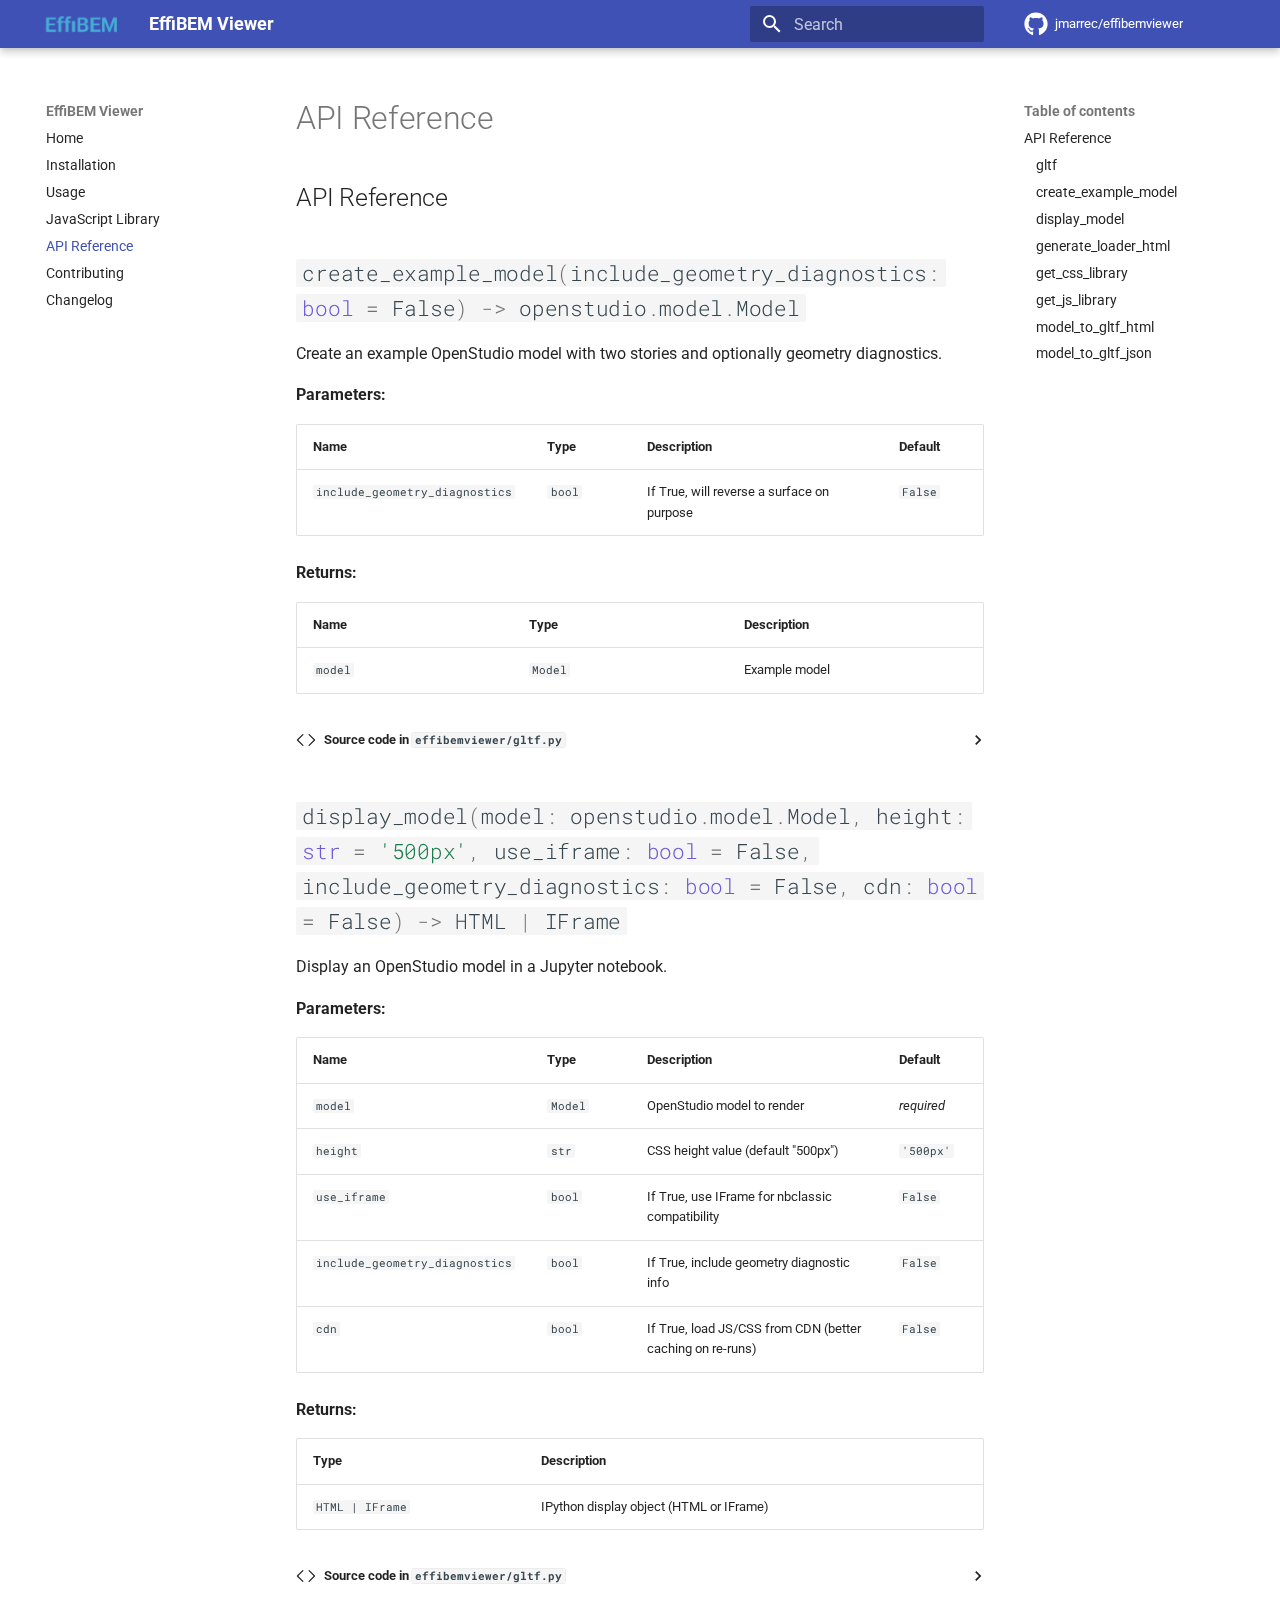
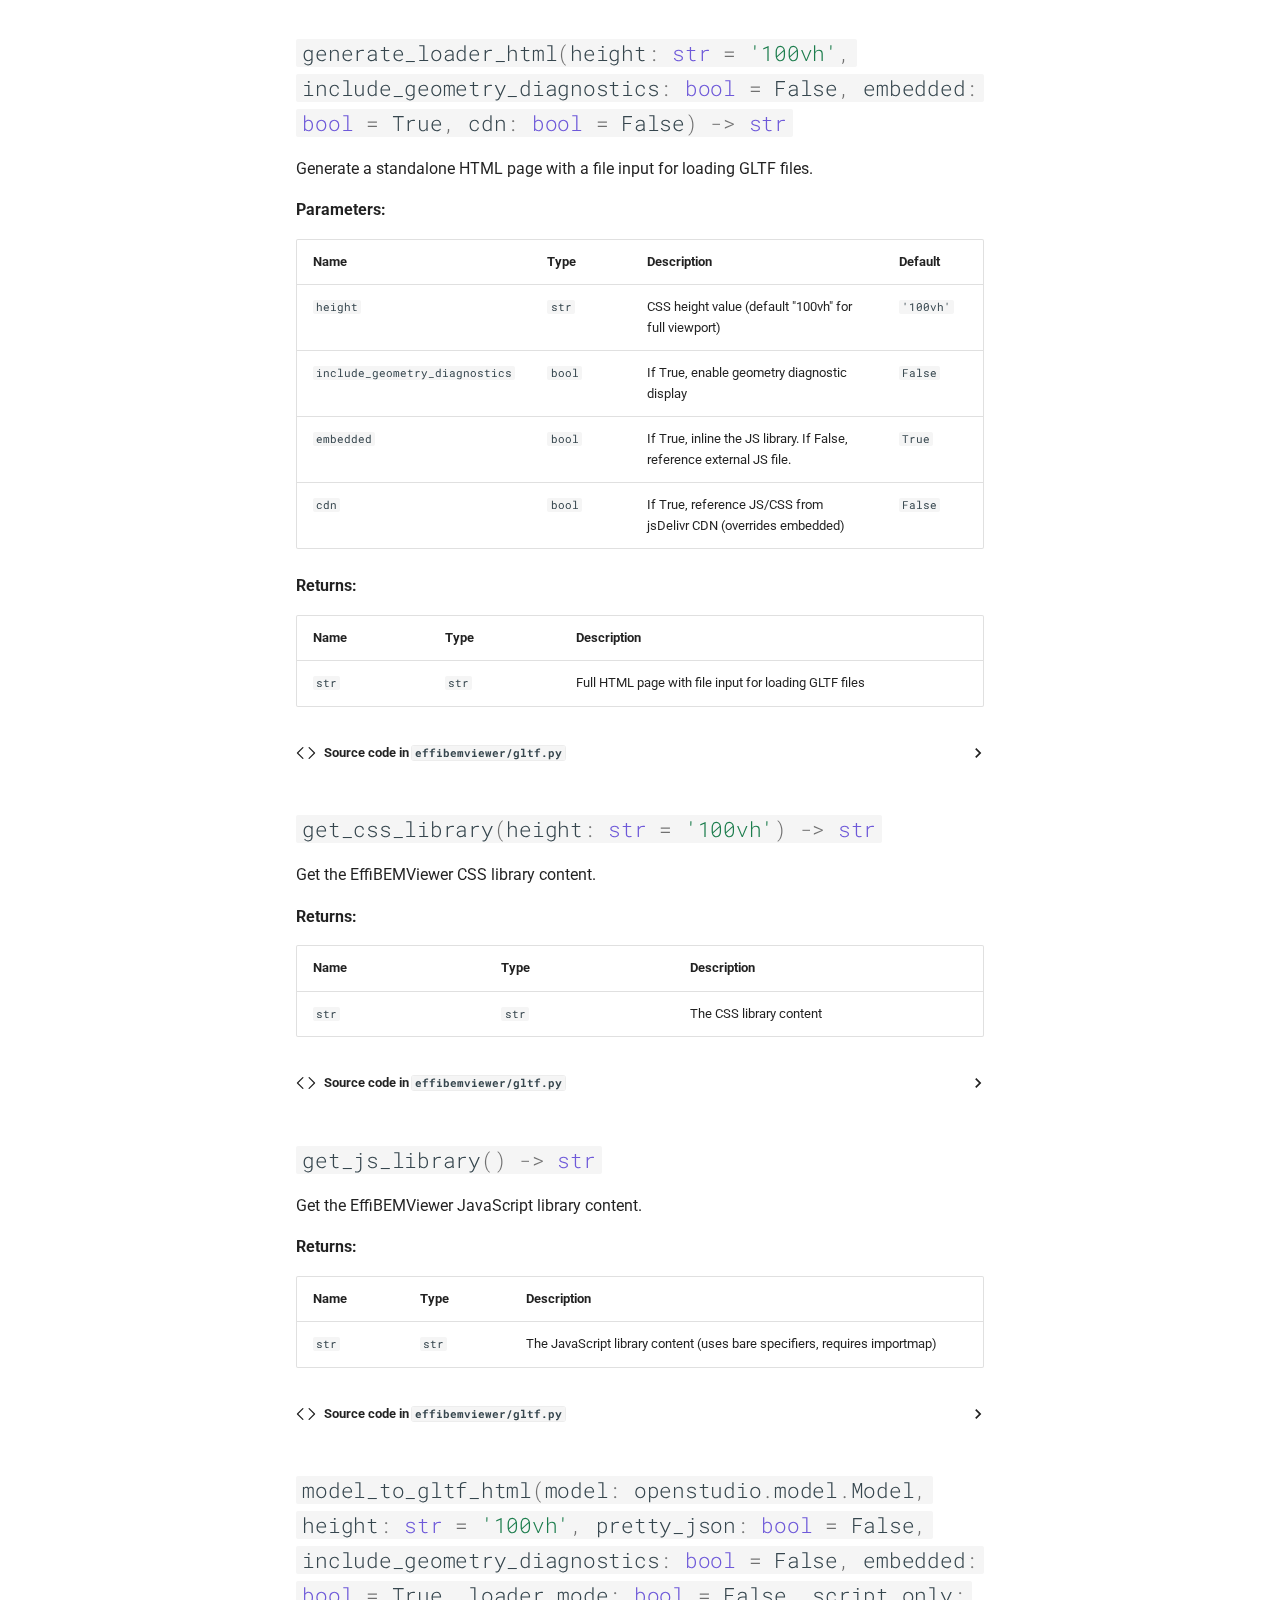
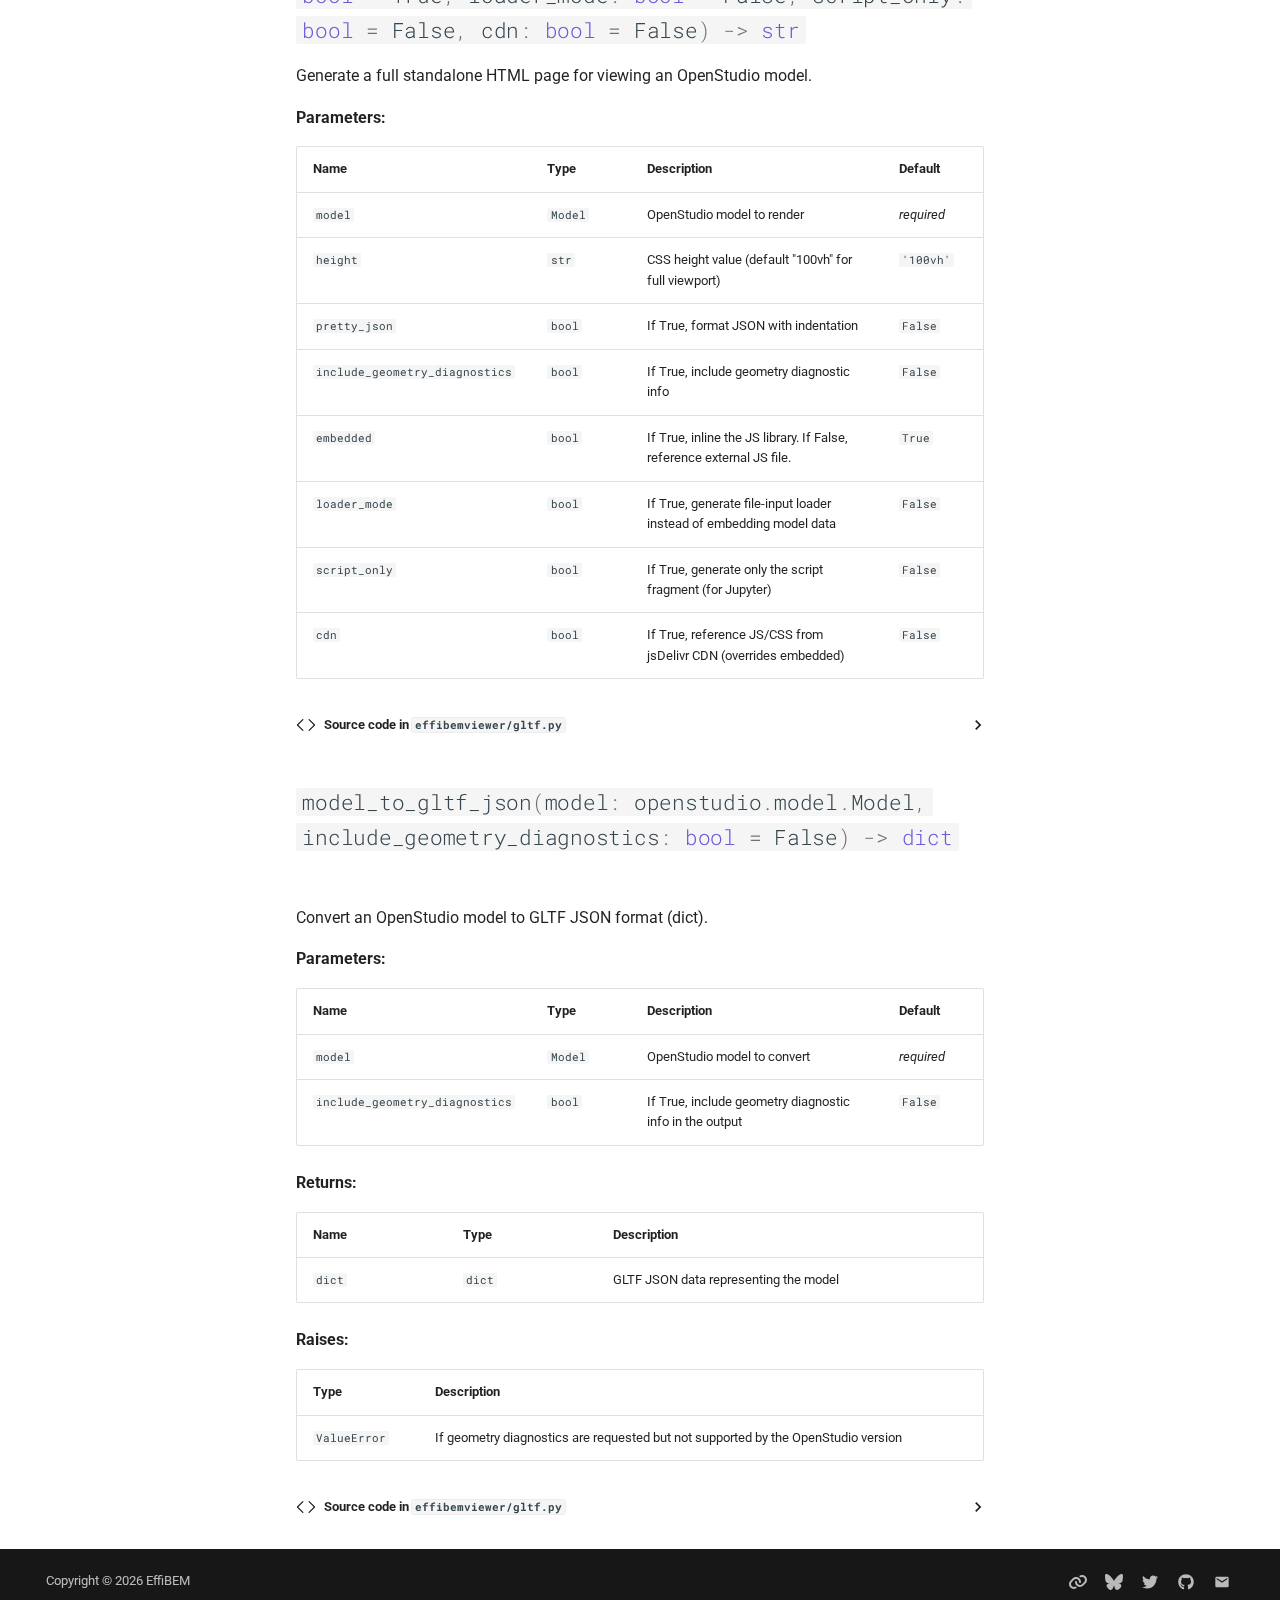
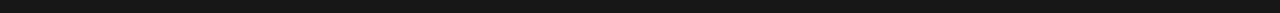
<file: api/index.html>
<!doctype html>
<html lang="en" class="no-js">
  <head>
    
      <meta charset="utf-8">
      <meta name="viewport" content="width=device-width,initial-scale=1">
      
      
      
        <link rel="canonical" href="https://jmarrec.github.io/effibemviewer/api/">
      
      
        <link rel="prev" href="../javascript/">
      
      
        <link rel="next" href="../contributing/">
      
      
        
      
      
      <link rel="icon" href="../assets/favicon-96x96.png">
      <meta name="generator" content="mkdocs-1.6.1, mkdocs-material-9.7.1">
    
    
      
        <title>API Reference - EffiBEM Viewer</title>
      
    
    
      <link rel="stylesheet" href="../assets/stylesheets/main.484c7ddc.min.css">
      
        
        <link rel="stylesheet" href="../assets/stylesheets/palette.ab4e12ef.min.css">
      
      


    
    
      
    
    
      
        
        
        <link rel="preconnect" href="https://fonts.gstatic.com" crossorigin>
        <link rel="stylesheet" href="https://fonts.googleapis.com/css?family=Roboto:300,300i,400,400i,700,700i%7CRoboto+Mono:400,400i,700,700i&display=fallback">
        <style>:root{--md-text-font:"Roboto";--md-code-font:"Roboto Mono"}</style>
      
    
    
      <link rel="stylesheet" href="../assets/_markdown_exec_pyodide.css">
    
      <link rel="stylesheet" href="../assets/_mkdocstrings.css">
    
    <script>__md_scope=new URL("..",location),__md_hash=e=>[...e].reduce(((e,_)=>(e<<5)-e+_.charCodeAt(0)),0),__md_get=(e,_=localStorage,t=__md_scope)=>JSON.parse(_.getItem(t.pathname+"."+e)),__md_set=(e,_,t=localStorage,a=__md_scope)=>{try{t.setItem(a.pathname+"."+e,JSON.stringify(_))}catch(e){}}</script>
    
      

    
    
  </head>
  
  
    
    
    
    
    
    <body dir="ltr" data-md-color-scheme="preference" data-md-color-primary="indigo" data-md-color-accent="indigo">
  
    
    <input class="md-toggle" data-md-toggle="drawer" type="checkbox" id="__drawer" autocomplete="off">
    <input class="md-toggle" data-md-toggle="search" type="checkbox" id="__search" autocomplete="off">
    <label class="md-overlay" for="__drawer"></label>
    <div data-md-component="skip">
      
        
        <a href="#API-Reference" class="md-skip">
          Skip to content
        </a>
      
    </div>
    <div data-md-component="announce">
      
    </div>
    
    
      

  

<header class="md-header md-header--shadow md-header--lifted" data-md-component="header">
  <nav class="md-header__inner md-grid" aria-label="Header">
    <a href=".." title="EffiBEM Viewer" class="md-header__button md-logo" aria-label="EffiBEM Viewer" data-md-component="logo">
      
  <img src="../assets/logo.png" alt="logo">

    </a>
    <label class="md-header__button md-icon" for="__drawer">
      
      <svg xmlns="http://www.w3.org/2000/svg" viewBox="0 0 24 24"><path d="M3 6h18v2H3zm0 5h18v2H3zm0 5h18v2H3z"/></svg>
    </label>
    <div class="md-header__title" data-md-component="header-title">
      <div class="md-header__ellipsis">
        <div class="md-header__topic">
          <span class="md-ellipsis">
            EffiBEM Viewer
          </span>
        </div>
        <div class="md-header__topic" data-md-component="header-topic">
          <span class="md-ellipsis">
            
              API Reference
            
          </span>
        </div>
      </div>
    </div>
    
      
    
    
    
    
      
      
        <label class="md-header__button md-icon" for="__search">
          
          <svg xmlns="http://www.w3.org/2000/svg" viewBox="0 0 24 24"><path d="M9.5 3A6.5 6.5 0 0 1 16 9.5c0 1.61-.59 3.09-1.56 4.23l.27.27h.79l5 5-1.5 1.5-5-5v-.79l-.27-.27A6.52 6.52 0 0 1 9.5 16 6.5 6.5 0 0 1 3 9.5 6.5 6.5 0 0 1 9.5 3m0 2C7 5 5 7 5 9.5S7 14 9.5 14 14 12 14 9.5 12 5 9.5 5"/></svg>
        </label>
        <div class="md-search" data-md-component="search" role="dialog">
  <label class="md-search__overlay" for="__search"></label>
  <div class="md-search__inner" role="search">
    <form class="md-search__form" name="search">
      <input type="text" class="md-search__input" name="query" aria-label="Search" placeholder="Search" autocapitalize="off" autocorrect="off" autocomplete="off" spellcheck="false" data-md-component="search-query" required>
      <label class="md-search__icon md-icon" for="__search">
        
        <svg xmlns="http://www.w3.org/2000/svg" viewBox="0 0 24 24"><path d="M9.5 3A6.5 6.5 0 0 1 16 9.5c0 1.61-.59 3.09-1.56 4.23l.27.27h.79l5 5-1.5 1.5-5-5v-.79l-.27-.27A6.52 6.52 0 0 1 9.5 16 6.5 6.5 0 0 1 3 9.5 6.5 6.5 0 0 1 9.5 3m0 2C7 5 5 7 5 9.5S7 14 9.5 14 14 12 14 9.5 12 5 9.5 5"/></svg>
        
        <svg xmlns="http://www.w3.org/2000/svg" viewBox="0 0 24 24"><path d="M20 11v2H8l5.5 5.5-1.42 1.42L4.16 12l7.92-7.92L13.5 5.5 8 11z"/></svg>
      </label>
      <nav class="md-search__options" aria-label="Search">
        
        <button type="reset" class="md-search__icon md-icon" title="Clear" aria-label="Clear" tabindex="-1">
          
          <svg xmlns="http://www.w3.org/2000/svg" viewBox="0 0 24 24"><path d="M19 6.41 17.59 5 12 10.59 6.41 5 5 6.41 10.59 12 5 17.59 6.41 19 12 13.41 17.59 19 19 17.59 13.41 12z"/></svg>
        </button>
      </nav>
      
    </form>
    <div class="md-search__output">
      <div class="md-search__scrollwrap" tabindex="0" data-md-scrollfix>
        <div class="md-search-result" data-md-component="search-result">
          <div class="md-search-result__meta">
            Initializing search
          </div>
          <ol class="md-search-result__list" role="presentation"></ol>
        </div>
      </div>
    </div>
  </div>
</div>
      
    
    
      <div class="md-header__source">
        <a href="https://github.com/jmarrec/effibemviewer" title="Go to repository" class="md-source" data-md-component="source">
  <div class="md-source__icon md-icon">
    
    <svg xmlns="http://www.w3.org/2000/svg" viewBox="0 0 512 512"><!--! Font Awesome Free 7.1.0 by @fontawesome - https://fontawesome.com License - https://fontawesome.com/license/free (Icons: CC BY 4.0, Fonts: SIL OFL 1.1, Code: MIT License) Copyright 2025 Fonticons, Inc.--><path d="M173.9 397.4c0 2-2.3 3.6-5.2 3.6-3.3.3-5.6-1.3-5.6-3.6 0-2 2.3-3.6 5.2-3.6 3-.3 5.6 1.3 5.6 3.6m-31.1-4.5c-.7 2 1.3 4.3 4.3 4.9 2.6 1 5.6 0 6.2-2s-1.3-4.3-4.3-5.2c-2.6-.7-5.5.3-6.2 2.3m44.2-1.7c-2.9.7-4.9 2.6-4.6 4.9.3 2 2.9 3.3 5.9 2.6 2.9-.7 4.9-2.6 4.6-4.6-.3-1.9-3-3.2-5.9-2.9M252.8 8C114.1 8 8 113.3 8 252c0 110.9 69.8 205.8 169.5 239.2 12.8 2.3 17.3-5.6 17.3-12.1 0-6.2-.3-40.4-.3-61.4 0 0-70 15-84.7-29.8 0 0-11.4-29.1-27.8-36.6 0 0-22.9-15.7 1.6-15.4 0 0 24.9 2 38.6 25.8 21.9 38.6 58.6 27.5 72.9 20.9 2.3-16 8.8-27.1 16-33.7-55.9-6.2-112.3-14.3-112.3-110.5 0-27.5 7.6-41.3 23.6-58.9-2.6-6.5-11.1-33.3 2.6-67.9 20.9-6.5 69 27 69 27 20-5.6 41.5-8.5 62.8-8.5s42.8 2.9 62.8 8.5c0 0 48.1-33.6 69-27 13.7 34.7 5.2 61.4 2.6 67.9 16 17.7 25.8 31.5 25.8 58.9 0 96.5-58.9 104.2-114.8 110.5 9.2 7.9 17 22.9 17 46.4 0 33.7-.3 75.4-.3 83.6 0 6.5 4.6 14.4 17.3 12.1C436.2 457.8 504 362.9 504 252 504 113.3 391.5 8 252.8 8M105.2 352.9c-1.3 1-1 3.3.7 5.2 1.6 1.6 3.9 2.3 5.2 1 1.3-1 1-3.3-.7-5.2-1.6-1.6-3.9-2.3-5.2-1m-10.8-8.1c-.7 1.3.3 2.9 2.3 3.9 1.6 1 3.6.7 4.3-.7.7-1.3-.3-2.9-2.3-3.9-2-.6-3.6-.3-4.3.7m32.4 35.6c-1.6 1.3-1 4.3 1.3 6.2 2.3 2.3 5.2 2.6 6.5 1 1.3-1.3.7-4.3-1.3-6.2-2.2-2.3-5.2-2.6-6.5-1m-11.4-14.7c-1.6 1-1.6 3.6 0 5.9s4.3 3.3 5.6 2.3c1.6-1.3 1.6-3.9 0-6.2-1.4-2.3-4-3.3-5.6-2"/></svg>
  </div>
  <div class="md-source__repository">
    jmarrec/effibemviewer
  </div>
</a>
      </div>
    
  </nav>
  
    
  
</header>
    
    <div class="md-container" data-md-component="container">
      
      
        
      
      <main class="md-main" data-md-component="main">
        <div class="md-main__inner md-grid">
          
            
              
              <div class="md-sidebar md-sidebar--primary" data-md-component="sidebar" data-md-type="navigation" >
                <div class="md-sidebar__scrollwrap">
                  <div class="md-sidebar__inner">
                    



<nav class="md-nav md-nav--primary" aria-label="Navigation" data-md-level="0">
  <label class="md-nav__title" for="__drawer">
    <a href=".." title="EffiBEM Viewer" class="md-nav__button md-logo" aria-label="EffiBEM Viewer" data-md-component="logo">
      
  <img src="../assets/logo.png" alt="logo">

    </a>
    EffiBEM Viewer
  </label>
  
    <div class="md-nav__source">
      <a href="https://github.com/jmarrec/effibemviewer" title="Go to repository" class="md-source" data-md-component="source">
  <div class="md-source__icon md-icon">
    
    <svg xmlns="http://www.w3.org/2000/svg" viewBox="0 0 512 512"><!--! Font Awesome Free 7.1.0 by @fontawesome - https://fontawesome.com License - https://fontawesome.com/license/free (Icons: CC BY 4.0, Fonts: SIL OFL 1.1, Code: MIT License) Copyright 2025 Fonticons, Inc.--><path d="M173.9 397.4c0 2-2.3 3.6-5.2 3.6-3.3.3-5.6-1.3-5.6-3.6 0-2 2.3-3.6 5.2-3.6 3-.3 5.6 1.3 5.6 3.6m-31.1-4.5c-.7 2 1.3 4.3 4.3 4.9 2.6 1 5.6 0 6.2-2s-1.3-4.3-4.3-5.2c-2.6-.7-5.5.3-6.2 2.3m44.2-1.7c-2.9.7-4.9 2.6-4.6 4.9.3 2 2.9 3.3 5.9 2.6 2.9-.7 4.9-2.6 4.6-4.6-.3-1.9-3-3.2-5.9-2.9M252.8 8C114.1 8 8 113.3 8 252c0 110.9 69.8 205.8 169.5 239.2 12.8 2.3 17.3-5.6 17.3-12.1 0-6.2-.3-40.4-.3-61.4 0 0-70 15-84.7-29.8 0 0-11.4-29.1-27.8-36.6 0 0-22.9-15.7 1.6-15.4 0 0 24.9 2 38.6 25.8 21.9 38.6 58.6 27.5 72.9 20.9 2.3-16 8.8-27.1 16-33.7-55.9-6.2-112.3-14.3-112.3-110.5 0-27.5 7.6-41.3 23.6-58.9-2.6-6.5-11.1-33.3 2.6-67.9 20.9-6.5 69 27 69 27 20-5.6 41.5-8.5 62.8-8.5s42.8 2.9 62.8 8.5c0 0 48.1-33.6 69-27 13.7 34.7 5.2 61.4 2.6 67.9 16 17.7 25.8 31.5 25.8 58.9 0 96.5-58.9 104.2-114.8 110.5 9.2 7.9 17 22.9 17 46.4 0 33.7-.3 75.4-.3 83.6 0 6.5 4.6 14.4 17.3 12.1C436.2 457.8 504 362.9 504 252 504 113.3 391.5 8 252.8 8M105.2 352.9c-1.3 1-1 3.3.7 5.2 1.6 1.6 3.9 2.3 5.2 1 1.3-1 1-3.3-.7-5.2-1.6-1.6-3.9-2.3-5.2-1m-10.8-8.1c-.7 1.3.3 2.9 2.3 3.9 1.6 1 3.6.7 4.3-.7.7-1.3-.3-2.9-2.3-3.9-2-.6-3.6-.3-4.3.7m32.4 35.6c-1.6 1.3-1 4.3 1.3 6.2 2.3 2.3 5.2 2.6 6.5 1 1.3-1.3.7-4.3-1.3-6.2-2.2-2.3-5.2-2.6-6.5-1m-11.4-14.7c-1.6 1-1.6 3.6 0 5.9s4.3 3.3 5.6 2.3c1.6-1.3 1.6-3.9 0-6.2-1.4-2.3-4-3.3-5.6-2"/></svg>
  </div>
  <div class="md-source__repository">
    jmarrec/effibemviewer
  </div>
</a>
    </div>
  
  <ul class="md-nav__list" data-md-scrollfix>
    
      
      
  
  
  
  
    <li class="md-nav__item">
      <a href=".." class="md-nav__link">
        
  
  
  <span class="md-ellipsis">
    
  
    Home
  

    
  </span>
  
  

      </a>
    </li>
  

    
      
      
  
  
  
  
    <li class="md-nav__item">
      <a href="../installation/" class="md-nav__link">
        
  
  
  <span class="md-ellipsis">
    
  
    Installation
  

    
  </span>
  
  

      </a>
    </li>
  

    
      
      
  
  
  
  
    <li class="md-nav__item">
      <a href="../usage/" class="md-nav__link">
        
  
  
  <span class="md-ellipsis">
    
  
    Usage
  

    
  </span>
  
  

      </a>
    </li>
  

    
      
      
  
  
  
  
    <li class="md-nav__item">
      <a href="../javascript/" class="md-nav__link">
        
  
  
  <span class="md-ellipsis">
    
  
    JavaScript Library
  

    
  </span>
  
  

      </a>
    </li>
  

    
      
      
  
  
    
  
  
  
    <li class="md-nav__item md-nav__item--active">
      
      <input class="md-nav__toggle md-toggle" type="checkbox" id="__toc">
      
      
      
        <label class="md-nav__link md-nav__link--active" for="__toc">
          
  
  
  <span class="md-ellipsis">
    
  
    API Reference
  

    
  </span>
  
  

          <span class="md-nav__icon md-icon"></span>
        </label>
      
      <a href="./" class="md-nav__link md-nav__link--active">
        
  
  
  <span class="md-ellipsis">
    
  
    API Reference
  

    
  </span>
  
  

      </a>
      
        

<nav class="md-nav md-nav--secondary" aria-label="Table of contents">
  
  
  
  
    <label class="md-nav__title" for="__toc">
      <span class="md-nav__icon md-icon"></span>
      Table of contents
    </label>
    <ul class="md-nav__list" data-md-component="toc" data-md-scrollfix>
      
        <li class="md-nav__item">
  <a href="#API-Reference" class="md-nav__link">
    <span class="md-ellipsis">
      
        API Reference
      
    </span>
  </a>
  
    <nav class="md-nav" aria-label="API Reference">
      <ul class="md-nav__list">
        
          <li class="md-nav__item">
  <a href="#effibemviewer.gltf" class="md-nav__link">
    <span class="md-ellipsis">
      
        gltf
      
    </span>
  </a>
  
</li>
        
          <li class="md-nav__item">
  <a href="#effibemviewer.gltf.create_example_model" class="md-nav__link">
    <span class="md-ellipsis">
      
        create_example_model
      
    </span>
  </a>
  
</li>
        
          <li class="md-nav__item">
  <a href="#effibemviewer.gltf.display_model" class="md-nav__link">
    <span class="md-ellipsis">
      
        display_model
      
    </span>
  </a>
  
</li>
        
          <li class="md-nav__item">
  <a href="#effibemviewer.gltf.generate_loader_html" class="md-nav__link">
    <span class="md-ellipsis">
      
        generate_loader_html
      
    </span>
  </a>
  
</li>
        
          <li class="md-nav__item">
  <a href="#effibemviewer.gltf.get_css_library" class="md-nav__link">
    <span class="md-ellipsis">
      
        get_css_library
      
    </span>
  </a>
  
</li>
        
          <li class="md-nav__item">
  <a href="#effibemviewer.gltf.get_js_library" class="md-nav__link">
    <span class="md-ellipsis">
      
        get_js_library
      
    </span>
  </a>
  
</li>
        
          <li class="md-nav__item">
  <a href="#effibemviewer.gltf.model_to_gltf_html" class="md-nav__link">
    <span class="md-ellipsis">
      
        model_to_gltf_html
      
    </span>
  </a>
  
</li>
        
          <li class="md-nav__item">
  <a href="#effibemviewer.gltf.model_to_gltf_json" class="md-nav__link">
    <span class="md-ellipsis">
      
        model_to_gltf_json
      
    </span>
  </a>
  
</li>
        
      </ul>
    </nav>
  
</li>
      
    </ul>
  
</nav>
      
    </li>
  

    
      
      
  
  
  
  
    <li class="md-nav__item">
      <a href="../contributing/" class="md-nav__link">
        
  
  
  <span class="md-ellipsis">
    
  
    Contributing
  

    
  </span>
  
  

      </a>
    </li>
  

    
      
      
  
  
  
  
    <li class="md-nav__item">
      <a href="../changelog/" class="md-nav__link">
        
  
  
  <span class="md-ellipsis">
    
  
    Changelog
  

    
  </span>
  
  

      </a>
    </li>
  

    
  </ul>
</nav>
                  </div>
                </div>
              </div>
            
            
              
              <div class="md-sidebar md-sidebar--secondary" data-md-component="sidebar" data-md-type="toc" >
                <div class="md-sidebar__scrollwrap">
                  <div class="md-sidebar__inner">
                    

<nav class="md-nav md-nav--secondary" aria-label="Table of contents">
  
  
  
  
    <label class="md-nav__title" for="__toc">
      <span class="md-nav__icon md-icon"></span>
      Table of contents
    </label>
    <ul class="md-nav__list" data-md-component="toc" data-md-scrollfix>
      
        <li class="md-nav__item">
  <a href="#API-Reference" class="md-nav__link">
    <span class="md-ellipsis">
      
        API Reference
      
    </span>
  </a>
  
    <nav class="md-nav" aria-label="API Reference">
      <ul class="md-nav__list">
        
          <li class="md-nav__item">
  <a href="#effibemviewer.gltf" class="md-nav__link">
    <span class="md-ellipsis">
      
        gltf
      
    </span>
  </a>
  
</li>
        
          <li class="md-nav__item">
  <a href="#effibemviewer.gltf.create_example_model" class="md-nav__link">
    <span class="md-ellipsis">
      
        create_example_model
      
    </span>
  </a>
  
</li>
        
          <li class="md-nav__item">
  <a href="#effibemviewer.gltf.display_model" class="md-nav__link">
    <span class="md-ellipsis">
      
        display_model
      
    </span>
  </a>
  
</li>
        
          <li class="md-nav__item">
  <a href="#effibemviewer.gltf.generate_loader_html" class="md-nav__link">
    <span class="md-ellipsis">
      
        generate_loader_html
      
    </span>
  </a>
  
</li>
        
          <li class="md-nav__item">
  <a href="#effibemviewer.gltf.get_css_library" class="md-nav__link">
    <span class="md-ellipsis">
      
        get_css_library
      
    </span>
  </a>
  
</li>
        
          <li class="md-nav__item">
  <a href="#effibemviewer.gltf.get_js_library" class="md-nav__link">
    <span class="md-ellipsis">
      
        get_js_library
      
    </span>
  </a>
  
</li>
        
          <li class="md-nav__item">
  <a href="#effibemviewer.gltf.model_to_gltf_html" class="md-nav__link">
    <span class="md-ellipsis">
      
        model_to_gltf_html
      
    </span>
  </a>
  
</li>
        
          <li class="md-nav__item">
  <a href="#effibemviewer.gltf.model_to_gltf_json" class="md-nav__link">
    <span class="md-ellipsis">
      
        model_to_gltf_json
      
    </span>
  </a>
  
</li>
        
      </ul>
    </nav>
  
</li>
      
    </ul>
  
</nav>
                  </div>
                </div>
              </div>
            
          
          
            <div class="md-content" data-md-component="content">
              
              <article class="md-content__inner md-typeset">
                
                  


  
  


  <h1>API Reference</h1>

<h2 id="API-Reference">API Reference<a class="headerlink" href="#API-Reference" title="Permanent link">&para;</a></h2>


<div class="doc doc-object doc-module">



<a id="effibemviewer.gltf"></a>
    <div class="doc doc-contents first">










<div class="doc doc-children">










<div class="doc doc-object doc-function">


<h2 id="effibemviewer.gltf.create_example_model" class="doc doc-heading">
            <code class="highlight language-python"><span class="n">create_example_model</span><span class="p">(</span><span class="n">include_geometry_diagnostics</span><span class="p">:</span> <span class="nb">bool</span> <span class="o">=</span> <span class="kc">False</span><span class="p">)</span> <span class="o">-&gt;</span> <span class="n">openstudio</span><span class="o">.</span><span class="n">model</span><span class="o">.</span><span class="n">Model</span></code>

<a href="#effibemviewer.gltf.create_example_model" class="headerlink" title="Permanent link">&para;</a></h2>


    <div class="doc doc-contents ">

        <p>Create an example OpenStudio model with two stories and optionally geometry diagnostics.</p>


<p><span class="doc-section-title">Parameters:</span></p>
    <table>
      <thead>
        <tr>
          <th>Name</th>
          <th>Type</th>
          <th>Description</th>
          <th>Default</th>
        </tr>
      </thead>
      <tbody>
          <tr class="doc-section-item">
            <td>
                <code>include_geometry_diagnostics</code>
            </td>
            <td>
                  <code><span title="bool">bool</span></code>
            </td>
            <td>
              <div class="doc-md-description">
                <p>If True, will reverse a surface on purpose</p>
              </div>
            </td>
            <td>
                  <code>False</code>
            </td>
          </tr>
      </tbody>
    </table>


    <p><span class="doc-section-title">Returns:</span></p>
    <table>
      <thead>
        <tr>
<th>Name</th>          <th>Type</th>
          <th>Description</th>
        </tr>
      </thead>
      <tbody>
          <tr class="doc-section-item">
<td><code>model</code></td>            <td>
                  <code><span title="openstudio.model.Model">Model</span></code>
            </td>
            <td>
              <div class="doc-md-description">
                <p>Example model</p>
              </div>
            </td>
          </tr>
      </tbody>
    </table>


            <details class="mkdocstrings-source">
              <summary>Source code in <code>effibemviewer/gltf.py</code></summary>
              <div class="highlight"><table class="highlighttable"><tr><td class="linenos"><div class="linenodiv"><pre><span></span><span class="normal">193</span>
<span class="normal">194</span>
<span class="normal">195</span>
<span class="normal">196</span>
<span class="normal">197</span>
<span class="normal">198</span>
<span class="normal">199</span>
<span class="normal">200</span>
<span class="normal">201</span>
<span class="normal">202</span>
<span class="normal">203</span>
<span class="normal">204</span>
<span class="normal">205</span>
<span class="normal">206</span>
<span class="normal">207</span>
<span class="normal">208</span>
<span class="normal">209</span>
<span class="normal">210</span>
<span class="normal">211</span>
<span class="normal">212</span>
<span class="normal">213</span>
<span class="normal">214</span>
<span class="normal">215</span>
<span class="normal">216</span>
<span class="normal">217</span>
<span class="normal">218</span>
<span class="normal">219</span>
<span class="normal">220</span>
<span class="normal">221</span>
<span class="normal">222</span>
<span class="normal">223</span>
<span class="normal">224</span>
<span class="normal">225</span>
<span class="normal">226</span>
<span class="normal">227</span>
<span class="normal">228</span>
<span class="normal">229</span></pre></div></td><td class="code"><div><pre><span></span><code><span class="k">def</span><span class="w"> </span><span class="nf">create_example_model</span><span class="p">(</span><span class="n">include_geometry_diagnostics</span><span class="p">:</span> <span class="nb">bool</span> <span class="o">=</span> <span class="kc">False</span><span class="p">)</span> <span class="o">-&gt;</span> <span class="n">openstudio</span><span class="o">.</span><span class="n">model</span><span class="o">.</span><span class="n">Model</span><span class="p">:</span>
<span class="w">    </span><span class="sd">&quot;&quot;&quot;Create an example OpenStudio model with two stories and optionally geometry diagnostics.</span>

<span class="sd">    Args:</span>
<span class="sd">        include_geometry_diagnostics: If True, will reverse a surface on purpose</span>

<span class="sd">    Returns:</span>
<span class="sd">        model (openstudio.model.Model): Example model</span>
<span class="sd">    &quot;&quot;&quot;</span>
    <span class="n">model</span> <span class="o">=</span> <span class="n">openstudio</span><span class="o">.</span><span class="n">model</span><span class="o">.</span><span class="n">exampleModel</span><span class="p">()</span>
    <span class="n">space</span> <span class="o">=</span> <span class="n">model</span><span class="o">.</span><span class="n">getSpaceByName</span><span class="p">(</span><span class="s2">&quot;Space 1&quot;</span><span class="p">)</span><span class="o">.</span><span class="n">get</span><span class="p">()</span>
    <span class="c1"># Move space type assignment from Building to Space, so I can have one without it</span>
    <span class="n">space_type</span> <span class="o">=</span> <span class="n">space</span><span class="o">.</span><span class="n">spaceType</span><span class="p">()</span><span class="o">.</span><span class="n">get</span><span class="p">()</span>
    <span class="p">[</span><span class="n">space</span><span class="o">.</span><span class="n">setSpaceType</span><span class="p">(</span><span class="n">space_type</span><span class="p">)</span> <span class="k">for</span> <span class="n">space</span> <span class="ow">in</span> <span class="n">model</span><span class="o">.</span><span class="n">getSpaces</span><span class="p">()]</span>
    <span class="n">b</span> <span class="o">=</span> <span class="n">model</span><span class="o">.</span><span class="n">getBuilding</span><span class="p">()</span>
    <span class="n">b</span><span class="o">.</span><span class="n">setNorthAxis</span><span class="p">(</span><span class="mi">45</span><span class="p">)</span>
    <span class="n">b</span><span class="o">.</span><span class="n">resetSpaceType</span><span class="p">()</span>

    <span class="n">space_clone</span> <span class="o">=</span> <span class="n">space</span><span class="o">.</span><span class="n">clone</span><span class="p">(</span><span class="n">model</span><span class="p">)</span><span class="o">.</span><span class="n">to_Space</span><span class="p">()</span><span class="o">.</span><span class="n">get</span><span class="p">()</span>
    <span class="n">space_clone</span><span class="o">.</span><span class="n">setName</span><span class="p">(</span><span class="s2">&quot;Space Level 2&quot;</span><span class="p">)</span>
    <span class="n">space_clone</span><span class="o">.</span><span class="n">resetSpaceType</span><span class="p">()</span>
    <span class="c1"># Set it above the original space for better viewing</span>
    <span class="n">z</span> <span class="o">=</span> <span class="n">space</span><span class="o">.</span><span class="n">boundingBox</span><span class="p">()</span><span class="o">.</span><span class="n">maxZ</span><span class="p">()</span><span class="o">.</span><span class="n">get</span><span class="p">()</span>
    <span class="k">assert</span> <span class="n">z</span> <span class="o">==</span> <span class="mf">3.0</span>
    <span class="n">space_clone</span><span class="o">.</span><span class="n">setZOrigin</span><span class="p">(</span><span class="n">z</span><span class="p">)</span>
    <span class="n">story2</span> <span class="o">=</span> <span class="n">openstudio</span><span class="o">.</span><span class="n">model</span><span class="o">.</span><span class="n">BuildingStory</span><span class="p">(</span><span class="n">model</span><span class="p">)</span>
    <span class="n">story2</span><span class="o">.</span><span class="n">setName</span><span class="p">(</span><span class="s2">&quot;Second Story&quot;</span><span class="p">)</span>
    <span class="n">story2</span><span class="o">.</span><span class="n">setNominalZCoordinate</span><span class="p">(</span><span class="n">z</span><span class="p">)</span>
    <span class="n">story2</span><span class="o">.</span><span class="n">setNominalFloortoFloorHeight</span><span class="p">(</span><span class="n">z</span><span class="p">)</span>
    <span class="n">space_clone</span><span class="o">.</span><span class="n">setBuildingStory</span><span class="p">(</span><span class="n">story2</span><span class="p">)</span>

    <span class="k">if</span> <span class="n">include_geometry_diagnostics</span><span class="p">:</span>
        <span class="n">surface</span> <span class="o">=</span> <span class="nb">next</span><span class="p">(</span><span class="n">s</span> <span class="k">for</span> <span class="n">s</span> <span class="ow">in</span> <span class="n">space_clone</span><span class="o">.</span><span class="n">surfaces</span><span class="p">()</span> <span class="k">if</span> <span class="n">s</span><span class="o">.</span><span class="n">surfaceType</span><span class="p">()</span> <span class="o">==</span> <span class="s2">&quot;Wall&quot;</span><span class="p">)</span>
        <span class="c1"># Make one surface incorrectly oriented</span>
        <span class="n">surface</span><span class="o">.</span><span class="n">setVertices</span><span class="p">(</span><span class="n">openstudio</span><span class="o">.</span><span class="n">reverse</span><span class="p">(</span><span class="n">surface</span><span class="o">.</span><span class="n">vertices</span><span class="p">()))</span>

    <span class="k">return</span> <span class="n">model</span>
</code></pre></div></td></tr></table></div>
            </details>
    </div>

</div>

<div class="doc doc-object doc-function">


<h2 id="effibemviewer.gltf.display_model" class="doc doc-heading">
            <code class="highlight language-python"><span class="n">display_model</span><span class="p">(</span><span class="n">model</span><span class="p">:</span> <span class="n">openstudio</span><span class="o">.</span><span class="n">model</span><span class="o">.</span><span class="n">Model</span><span class="p">,</span> <span class="n">height</span><span class="p">:</span> <span class="nb">str</span> <span class="o">=</span> <span class="s1">&#39;500px&#39;</span><span class="p">,</span> <span class="n">use_iframe</span><span class="p">:</span> <span class="nb">bool</span> <span class="o">=</span> <span class="kc">False</span><span class="p">,</span> <span class="n">include_geometry_diagnostics</span><span class="p">:</span> <span class="nb">bool</span> <span class="o">=</span> <span class="kc">False</span><span class="p">,</span> <span class="n">cdn</span><span class="p">:</span> <span class="nb">bool</span> <span class="o">=</span> <span class="kc">False</span><span class="p">)</span> <span class="o">-&gt;</span> <span class="n">HTML</span> <span class="o">|</span> <span class="n">IFrame</span></code>

<a href="#effibemviewer.gltf.display_model" class="headerlink" title="Permanent link">&para;</a></h2>


    <div class="doc doc-contents ">

        <p>Display an OpenStudio model in a Jupyter notebook.</p>


<p><span class="doc-section-title">Parameters:</span></p>
    <table>
      <thead>
        <tr>
          <th>Name</th>
          <th>Type</th>
          <th>Description</th>
          <th>Default</th>
        </tr>
      </thead>
      <tbody>
          <tr class="doc-section-item">
            <td>
                <code>model</code>
            </td>
            <td>
                  <code><span title="openstudio.model.Model">Model</span></code>
            </td>
            <td>
              <div class="doc-md-description">
                <p>OpenStudio model to render</p>
              </div>
            </td>
            <td>
                <em>required</em>
            </td>
          </tr>
          <tr class="doc-section-item">
            <td>
                <code>height</code>
            </td>
            <td>
                  <code><span title="str">str</span></code>
            </td>
            <td>
              <div class="doc-md-description">
                <p>CSS height value (default "500px")</p>
              </div>
            </td>
            <td>
                  <code>&#39;500px&#39;</code>
            </td>
          </tr>
          <tr class="doc-section-item">
            <td>
                <code>use_iframe</code>
            </td>
            <td>
                  <code><span title="bool">bool</span></code>
            </td>
            <td>
              <div class="doc-md-description">
                <p>If True, use IFrame for nbclassic compatibility</p>
              </div>
            </td>
            <td>
                  <code>False</code>
            </td>
          </tr>
          <tr class="doc-section-item">
            <td>
                <code>include_geometry_diagnostics</code>
            </td>
            <td>
                  <code><span title="bool">bool</span></code>
            </td>
            <td>
              <div class="doc-md-description">
                <p>If True, include geometry diagnostic info</p>
              </div>
            </td>
            <td>
                  <code>False</code>
            </td>
          </tr>
          <tr class="doc-section-item">
            <td>
                <code>cdn</code>
            </td>
            <td>
                  <code><span title="bool">bool</span></code>
            </td>
            <td>
              <div class="doc-md-description">
                <p>If True, load JS/CSS from CDN (better caching on re-runs)</p>
              </div>
            </td>
            <td>
                  <code>False</code>
            </td>
          </tr>
      </tbody>
    </table>


    <p><span class="doc-section-title">Returns:</span></p>
    <table>
      <thead>
        <tr>
          <th>Type</th>
          <th>Description</th>
        </tr>
      </thead>
      <tbody>
          <tr class="doc-section-item">
            <td>
                  <code><span title="IPython.display.HTML">HTML</span> | <span title="IPython.display.IFrame">IFrame</span></code>
            </td>
            <td>
              <div class="doc-md-description">
                <p>IPython display object (HTML or IFrame)</p>
              </div>
            </td>
          </tr>
      </tbody>
    </table>


            <details class="mkdocstrings-source">
              <summary>Source code in <code>effibemviewer/gltf.py</code></summary>
              <div class="highlight"><table class="highlighttable"><tr><td class="linenos"><div class="linenodiv"><pre><span></span><span class="normal">100</span>
<span class="normal">101</span>
<span class="normal">102</span>
<span class="normal">103</span>
<span class="normal">104</span>
<span class="normal">105</span>
<span class="normal">106</span>
<span class="normal">107</span>
<span class="normal">108</span>
<span class="normal">109</span>
<span class="normal">110</span>
<span class="normal">111</span>
<span class="normal">112</span>
<span class="normal">113</span>
<span class="normal">114</span>
<span class="normal">115</span>
<span class="normal">116</span>
<span class="normal">117</span>
<span class="normal">118</span>
<span class="normal">119</span>
<span class="normal">120</span>
<span class="normal">121</span>
<span class="normal">122</span>
<span class="normal">123</span>
<span class="normal">124</span>
<span class="normal">125</span>
<span class="normal">126</span>
<span class="normal">127</span>
<span class="normal">128</span>
<span class="normal">129</span>
<span class="normal">130</span>
<span class="normal">131</span>
<span class="normal">132</span>
<span class="normal">133</span>
<span class="normal">134</span>
<span class="normal">135</span>
<span class="normal">136</span>
<span class="normal">137</span>
<span class="normal">138</span>
<span class="normal">139</span>
<span class="normal">140</span>
<span class="normal">141</span>
<span class="normal">142</span>
<span class="normal">143</span>
<span class="normal">144</span>
<span class="normal">145</span>
<span class="normal">146</span>
<span class="normal">147</span>
<span class="normal">148</span>
<span class="normal">149</span>
<span class="normal">150</span>
<span class="normal">151</span>
<span class="normal">152</span>
<span class="normal">153</span>
<span class="normal">154</span>
<span class="normal">155</span>
<span class="normal">156</span>
<span class="normal">157</span>
<span class="normal">158</span></pre></div></td><td class="code"><div><pre><span></span><code><span class="k">def</span><span class="w"> </span><span class="nf">display_model</span><span class="p">(</span>
    <span class="n">model</span><span class="p">:</span> <span class="n">openstudio</span><span class="o">.</span><span class="n">model</span><span class="o">.</span><span class="n">Model</span><span class="p">,</span>
    <span class="n">height</span><span class="p">:</span> <span class="nb">str</span> <span class="o">=</span> <span class="s2">&quot;500px&quot;</span><span class="p">,</span>
    <span class="n">use_iframe</span><span class="p">:</span> <span class="nb">bool</span> <span class="o">=</span> <span class="kc">False</span><span class="p">,</span>
    <span class="n">include_geometry_diagnostics</span><span class="p">:</span> <span class="nb">bool</span> <span class="o">=</span> <span class="kc">False</span><span class="p">,</span>
    <span class="n">cdn</span><span class="p">:</span> <span class="nb">bool</span> <span class="o">=</span> <span class="kc">False</span><span class="p">,</span>
<span class="p">)</span> <span class="o">-&gt;</span> <span class="n">HTML</span> <span class="o">|</span> <span class="n">IFrame</span><span class="p">:</span>
<span class="w">    </span><span class="sd">&quot;&quot;&quot;Display an OpenStudio model in a Jupyter notebook.</span>

<span class="sd">    Args:</span>
<span class="sd">        model: OpenStudio model to render</span>
<span class="sd">        height: CSS height value (default &quot;500px&quot;)</span>
<span class="sd">        use_iframe: If True, use IFrame for nbclassic compatibility</span>
<span class="sd">        include_geometry_diagnostics: If True, include geometry diagnostic info</span>
<span class="sd">        cdn: If True, load JS/CSS from CDN (better caching on re-runs)</span>

<span class="sd">    Returns:</span>
<span class="sd">        IPython display object (HTML or IFrame)</span>
<span class="sd">    &quot;&quot;&quot;</span>
    <span class="n">fragment</span> <span class="o">=</span> <span class="n">model_to_gltf_html</span><span class="p">(</span>
        <span class="n">model</span><span class="o">=</span><span class="n">model</span><span class="p">,</span>
        <span class="n">height</span><span class="o">=</span><span class="n">height</span><span class="p">,</span>
        <span class="n">pretty_json</span><span class="o">=</span><span class="kc">False</span><span class="p">,</span>
        <span class="n">include_geometry_diagnostics</span><span class="o">=</span><span class="n">include_geometry_diagnostics</span><span class="p">,</span>
        <span class="n">embedded</span><span class="o">=</span><span class="kc">True</span><span class="p">,</span>
        <span class="n">loader_mode</span><span class="o">=</span><span class="kc">False</span><span class="p">,</span>
        <span class="n">script_only</span><span class="o">=</span><span class="kc">True</span><span class="p">,</span>
        <span class="n">cdn</span><span class="o">=</span><span class="n">cdn</span><span class="p">,</span>
    <span class="p">)</span>
    <span class="k">if</span> <span class="ow">not</span> <span class="n">use_iframe</span><span class="p">:</span>
        <span class="kn">from</span><span class="w"> </span><span class="nn">IPython.display</span><span class="w"> </span><span class="kn">import</span> <span class="n">HTML</span>

        <span class="k">return</span> <span class="n">HTML</span><span class="p">(</span><span class="n">fragment</span><span class="p">)</span>

    <span class="kn">import</span><span class="w"> </span><span class="nn">base64</span>
    <span class="kn">import</span><span class="w"> </span><span class="nn">datetime</span>

    <span class="kn">from</span><span class="w"> </span><span class="nn">IPython.display</span><span class="w"> </span><span class="kn">import</span> <span class="n">IFrame</span>

    <span class="n">current_year</span> <span class="o">=</span> <span class="n">datetime</span><span class="o">.</span><span class="n">datetime</span><span class="o">.</span><span class="n">now</span><span class="p">()</span><span class="o">.</span><span class="n">year</span>
    <span class="n">footer</span> <span class="o">=</span> <span class="sa">f</span><span class="s2">&quot;&quot;&quot;&lt;p&gt;</span>
<span class="s2">      Copyright &amp;copy; 2026 - </span><span class="si">{</span><span class="n">current_year</span><span class="si">}</span><span class="s2"> &lt;a href=&quot;https://effibem.com&quot; target=&quot;_blank&quot;&gt;EffiBEM EURL&lt;/a&gt;</span>
<span class="s2">    &lt;/p&gt;&quot;&quot;&quot;</span>
    <span class="n">full_html</span> <span class="o">=</span> <span class="sa">f</span><span class="s2">&quot;&quot;&quot;&lt;!DOCTYPE html&gt;</span>
<span class="s2">&lt;html&gt;</span>
<span class="s2">  &lt;head&gt;</span>
<span class="s2">  &lt;/head&gt;</span>
<span class="s2">  &lt;body style=&#39;margin:0&#39;&gt;</span>
<span class="si">{</span><span class="n">fragment</span><span class="si">}</span>

<span class="s2">  &lt;footer&gt;</span>
<span class="s2">    </span><span class="si">{</span><span class="n">footer</span><span class="si">}</span>
<span class="s2">  &lt;/footer&gt;</span>
<span class="s2">  &lt;/body&gt;</span>
<span class="s2">&lt;/html&gt;&quot;&quot;&quot;</span>
    <span class="n">data_url</span> <span class="o">=</span> <span class="sa">f</span><span class="s2">&quot;data:text/html;base64,</span><span class="si">{</span><span class="n">base64</span><span class="o">.</span><span class="n">b64encode</span><span class="p">(</span><span class="n">full_html</span><span class="o">.</span><span class="n">encode</span><span class="p">())</span><span class="o">.</span><span class="n">decode</span><span class="p">()</span><span class="si">}</span><span class="s2">&quot;</span>
    <span class="c1"># Parse height for IFrame (needs integer pixels)</span>
    <span class="n">h</span> <span class="o">=</span> <span class="nb">int</span><span class="p">(</span><span class="n">height</span><span class="o">.</span><span class="n">replace</span><span class="p">(</span><span class="s2">&quot;px&quot;</span><span class="p">,</span> <span class="s2">&quot;&quot;</span><span class="p">))</span> <span class="k">if</span> <span class="n">height</span><span class="o">.</span><span class="n">endswith</span><span class="p">(</span><span class="s2">&quot;px&quot;</span><span class="p">)</span> <span class="k">else</span> <span class="mi">500</span>
    <span class="k">return</span> <span class="n">IFrame</span><span class="p">(</span><span class="n">src</span><span class="o">=</span><span class="n">data_url</span><span class="p">,</span> <span class="n">width</span><span class="o">=</span><span class="s2">&quot;100%&quot;</span><span class="p">,</span> <span class="n">height</span><span class="o">=</span><span class="n">h</span><span class="p">)</span>
</code></pre></div></td></tr></table></div>
            </details>
    </div>

</div>

<div class="doc doc-object doc-function">


<h2 id="effibemviewer.gltf.generate_loader_html" class="doc doc-heading">
            <code class="highlight language-python"><span class="n">generate_loader_html</span><span class="p">(</span><span class="n">height</span><span class="p">:</span> <span class="nb">str</span> <span class="o">=</span> <span class="s1">&#39;100vh&#39;</span><span class="p">,</span> <span class="n">include_geometry_diagnostics</span><span class="p">:</span> <span class="nb">bool</span> <span class="o">=</span> <span class="kc">False</span><span class="p">,</span> <span class="n">embedded</span><span class="p">:</span> <span class="nb">bool</span> <span class="o">=</span> <span class="kc">True</span><span class="p">,</span> <span class="n">cdn</span><span class="p">:</span> <span class="nb">bool</span> <span class="o">=</span> <span class="kc">False</span><span class="p">)</span> <span class="o">-&gt;</span> <span class="nb">str</span></code>

<a href="#effibemviewer.gltf.generate_loader_html" class="headerlink" title="Permanent link">&para;</a></h2>


    <div class="doc doc-contents ">

        <p>Generate a standalone HTML page with a file input for loading GLTF files.</p>


<p><span class="doc-section-title">Parameters:</span></p>
    <table>
      <thead>
        <tr>
          <th>Name</th>
          <th>Type</th>
          <th>Description</th>
          <th>Default</th>
        </tr>
      </thead>
      <tbody>
          <tr class="doc-section-item">
            <td>
                <code>height</code>
            </td>
            <td>
                  <code><span title="str">str</span></code>
            </td>
            <td>
              <div class="doc-md-description">
                <p>CSS height value (default "100vh" for full viewport)</p>
              </div>
            </td>
            <td>
                  <code>&#39;100vh&#39;</code>
            </td>
          </tr>
          <tr class="doc-section-item">
            <td>
                <code>include_geometry_diagnostics</code>
            </td>
            <td>
                  <code><span title="bool">bool</span></code>
            </td>
            <td>
              <div class="doc-md-description">
                <p>If True, enable geometry diagnostic display</p>
              </div>
            </td>
            <td>
                  <code>False</code>
            </td>
          </tr>
          <tr class="doc-section-item">
            <td>
                <code>embedded</code>
            </td>
            <td>
                  <code><span title="bool">bool</span></code>
            </td>
            <td>
              <div class="doc-md-description">
                <p>If True, inline the JS library. If False, reference external JS file.</p>
              </div>
            </td>
            <td>
                  <code>True</code>
            </td>
          </tr>
          <tr class="doc-section-item">
            <td>
                <code>cdn</code>
            </td>
            <td>
                  <code><span title="bool">bool</span></code>
            </td>
            <td>
              <div class="doc-md-description">
                <p>If True, reference JS/CSS from jsDelivr CDN (overrides embedded)</p>
              </div>
            </td>
            <td>
                  <code>False</code>
            </td>
          </tr>
      </tbody>
    </table>


    <p><span class="doc-section-title">Returns:</span></p>
    <table>
      <thead>
        <tr>
<th>Name</th>          <th>Type</th>
          <th>Description</th>
        </tr>
      </thead>
      <tbody>
          <tr class="doc-section-item">
<td><code>str</code></td>            <td>
                  <code><span title="str">str</span></code>
            </td>
            <td>
              <div class="doc-md-description">
                <p>Full HTML page with file input for loading GLTF files</p>
              </div>
            </td>
          </tr>
      </tbody>
    </table>


            <details class="mkdocstrings-source">
              <summary>Source code in <code>effibemviewer/gltf.py</code></summary>
              <div class="highlight"><table class="highlighttable"><tr><td class="linenos"><div class="linenodiv"><pre><span></span><span class="normal">161</span>
<span class="normal">162</span>
<span class="normal">163</span>
<span class="normal">164</span>
<span class="normal">165</span>
<span class="normal">166</span>
<span class="normal">167</span>
<span class="normal">168</span>
<span class="normal">169</span>
<span class="normal">170</span>
<span class="normal">171</span>
<span class="normal">172</span>
<span class="normal">173</span>
<span class="normal">174</span>
<span class="normal">175</span>
<span class="normal">176</span>
<span class="normal">177</span>
<span class="normal">178</span>
<span class="normal">179</span>
<span class="normal">180</span>
<span class="normal">181</span>
<span class="normal">182</span>
<span class="normal">183</span>
<span class="normal">184</span>
<span class="normal">185</span>
<span class="normal">186</span>
<span class="normal">187</span>
<span class="normal">188</span>
<span class="normal">189</span>
<span class="normal">190</span></pre></div></td><td class="code"><div><pre><span></span><code><span class="k">def</span><span class="w"> </span><span class="nf">generate_loader_html</span><span class="p">(</span>
    <span class="n">height</span><span class="p">:</span> <span class="nb">str</span> <span class="o">=</span> <span class="s2">&quot;100vh&quot;</span><span class="p">,</span>
    <span class="n">include_geometry_diagnostics</span><span class="p">:</span> <span class="nb">bool</span> <span class="o">=</span> <span class="kc">False</span><span class="p">,</span>
    <span class="n">embedded</span><span class="p">:</span> <span class="nb">bool</span> <span class="o">=</span> <span class="kc">True</span><span class="p">,</span>
    <span class="n">cdn</span><span class="p">:</span> <span class="nb">bool</span> <span class="o">=</span> <span class="kc">False</span><span class="p">,</span>
<span class="p">)</span> <span class="o">-&gt;</span> <span class="nb">str</span><span class="p">:</span>
<span class="w">    </span><span class="sd">&quot;&quot;&quot;Generate a standalone HTML page with a file input for loading GLTF files.</span>

<span class="sd">    Args:</span>
<span class="sd">        height: CSS height value (default &quot;100vh&quot; for full viewport)</span>
<span class="sd">        include_geometry_diagnostics: If True, enable geometry diagnostic display</span>
<span class="sd">        embedded: If True, inline the JS library. If False, reference external JS file.</span>
<span class="sd">        cdn: If True, reference JS/CSS from jsDelivr CDN (overrides embedded)</span>

<span class="sd">    Returns:</span>
<span class="sd">        str: Full HTML page with file input for loading GLTF files</span>
<span class="sd">    &quot;&quot;&quot;</span>
    <span class="n">template</span> <span class="o">=</span> <span class="n">env</span><span class="o">.</span><span class="n">get_template</span><span class="p">(</span><span class="s2">&quot;effibemviewer.html.j2&quot;</span><span class="p">)</span>

    <span class="n">html</span> <span class="o">=</span> <span class="n">template</span><span class="o">.</span><span class="n">render</span><span class="p">(</span>
        <span class="n">height</span><span class="o">=</span><span class="n">height</span><span class="p">,</span>
        <span class="n">gltf_data</span><span class="o">=</span><span class="kc">None</span><span class="p">,</span>
        <span class="n">indent</span><span class="o">=</span><span class="kc">None</span><span class="p">,</span>
        <span class="n">include_geometry_diagnostics</span><span class="o">=</span><span class="n">include_geometry_diagnostics</span><span class="p">,</span>
        <span class="n">embedded</span><span class="o">=</span><span class="n">embedded</span><span class="p">,</span>
        <span class="n">loader_mode</span><span class="o">=</span><span class="kc">True</span><span class="p">,</span>
        <span class="n">script_only</span><span class="o">=</span><span class="kc">False</span><span class="p">,</span>
        <span class="n">cdn_base_url</span><span class="o">=</span><span class="n">CDN_BASE_URL</span> <span class="k">if</span> <span class="n">cdn</span> <span class="k">else</span> <span class="kc">None</span><span class="p">,</span>
    <span class="p">)</span>
    <span class="k">return</span> <span class="n">html</span>
</code></pre></div></td></tr></table></div>
            </details>
    </div>

</div>

<div class="doc doc-object doc-function">


<h2 id="effibemviewer.gltf.get_css_library" class="doc doc-heading">
            <code class="highlight language-python"><span class="n">get_css_library</span><span class="p">(</span><span class="n">height</span><span class="p">:</span> <span class="nb">str</span> <span class="o">=</span> <span class="s1">&#39;100vh&#39;</span><span class="p">)</span> <span class="o">-&gt;</span> <span class="nb">str</span></code>

<a href="#effibemviewer.gltf.get_css_library" class="headerlink" title="Permanent link">&para;</a></h2>


    <div class="doc doc-contents ">

        <p>Get the EffiBEMViewer CSS library content.</p>


    <p><span class="doc-section-title">Returns:</span></p>
    <table>
      <thead>
        <tr>
<th>Name</th>          <th>Type</th>
          <th>Description</th>
        </tr>
      </thead>
      <tbody>
          <tr class="doc-section-item">
<td><code>str</code></td>            <td>
                  <code><span title="str">str</span></code>
            </td>
            <td>
              <div class="doc-md-description">
                <p>The CSS library content</p>
              </div>
            </td>
          </tr>
      </tbody>
    </table>


            <details class="mkdocstrings-source">
              <summary>Source code in <code>effibemviewer/gltf.py</code></summary>
              <div class="highlight"><table class="highlighttable"><tr><td class="linenos"><div class="linenodiv"><pre><span></span><span class="normal">51</span>
<span class="normal">52</span>
<span class="normal">53</span>
<span class="normal">54</span>
<span class="normal">55</span>
<span class="normal">56</span>
<span class="normal">57</span>
<span class="normal">58</span></pre></div></td><td class="code"><div><pre><span></span><code><span class="k">def</span><span class="w"> </span><span class="nf">get_css_library</span><span class="p">(</span><span class="n">height</span><span class="p">:</span> <span class="nb">str</span> <span class="o">=</span> <span class="s2">&quot;100vh&quot;</span><span class="p">)</span> <span class="o">-&gt;</span> <span class="nb">str</span><span class="p">:</span>
<span class="w">    </span><span class="sd">&quot;&quot;&quot;Get the EffiBEMViewer CSS library content.</span>

<span class="sd">    Returns:</span>
<span class="sd">        str: The CSS library content</span>
<span class="sd">    &quot;&quot;&quot;</span>
    <span class="n">template</span> <span class="o">=</span> <span class="n">env</span><span class="o">.</span><span class="n">get_template</span><span class="p">(</span><span class="s2">&quot;effibemviewer.css.j2&quot;</span><span class="p">)</span>
    <span class="k">return</span> <span class="n">template</span><span class="o">.</span><span class="n">render</span><span class="p">(</span><span class="n">height</span><span class="o">=</span><span class="n">height</span><span class="p">)</span>
</code></pre></div></td></tr></table></div>
            </details>
    </div>

</div>

<div class="doc doc-object doc-function">


<h2 id="effibemviewer.gltf.get_js_library" class="doc doc-heading">
            <code class="highlight language-python"><span class="n">get_js_library</span><span class="p">()</span> <span class="o">-&gt;</span> <span class="nb">str</span></code>

<a href="#effibemviewer.gltf.get_js_library" class="headerlink" title="Permanent link">&para;</a></h2>


    <div class="doc doc-contents ">

        <p>Get the EffiBEMViewer JavaScript library content.</p>


    <p><span class="doc-section-title">Returns:</span></p>
    <table>
      <thead>
        <tr>
<th>Name</th>          <th>Type</th>
          <th>Description</th>
        </tr>
      </thead>
      <tbody>
          <tr class="doc-section-item">
<td><code>str</code></td>            <td>
                  <code><span title="str">str</span></code>
            </td>
            <td>
              <div class="doc-md-description">
                <p>The JavaScript library content (uses bare specifiers, requires importmap)</p>
              </div>
            </td>
          </tr>
      </tbody>
    </table>


            <details class="mkdocstrings-source">
              <summary>Source code in <code>effibemviewer/gltf.py</code></summary>
              <div class="highlight"><table class="highlighttable"><tr><td class="linenos"><div class="linenodiv"><pre><span></span><span class="normal">41</span>
<span class="normal">42</span>
<span class="normal">43</span>
<span class="normal">44</span>
<span class="normal">45</span>
<span class="normal">46</span>
<span class="normal">47</span>
<span class="normal">48</span></pre></div></td><td class="code"><div><pre><span></span><code><span class="k">def</span><span class="w"> </span><span class="nf">get_js_library</span><span class="p">()</span> <span class="o">-&gt;</span> <span class="nb">str</span><span class="p">:</span>
<span class="w">    </span><span class="sd">&quot;&quot;&quot;Get the EffiBEMViewer JavaScript library content.</span>

<span class="sd">    Returns:</span>
<span class="sd">        str: The JavaScript library content (uses bare specifiers, requires importmap)</span>
<span class="sd">    &quot;&quot;&quot;</span>
    <span class="n">template</span> <span class="o">=</span> <span class="n">env</span><span class="o">.</span><span class="n">get_template</span><span class="p">(</span><span class="s2">&quot;effibemviewer.js.j2&quot;</span><span class="p">)</span>
    <span class="k">return</span> <span class="n">template</span><span class="o">.</span><span class="n">render</span><span class="p">()</span>
</code></pre></div></td></tr></table></div>
            </details>
    </div>

</div>

<div class="doc doc-object doc-function">


<h2 id="effibemviewer.gltf.model_to_gltf_html" class="doc doc-heading">
            <code class="highlight language-python"><span class="n">model_to_gltf_html</span><span class="p">(</span><span class="n">model</span><span class="p">:</span> <span class="n">openstudio</span><span class="o">.</span><span class="n">model</span><span class="o">.</span><span class="n">Model</span><span class="p">,</span> <span class="n">height</span><span class="p">:</span> <span class="nb">str</span> <span class="o">=</span> <span class="s1">&#39;100vh&#39;</span><span class="p">,</span> <span class="n">pretty_json</span><span class="p">:</span> <span class="nb">bool</span> <span class="o">=</span> <span class="kc">False</span><span class="p">,</span> <span class="n">include_geometry_diagnostics</span><span class="p">:</span> <span class="nb">bool</span> <span class="o">=</span> <span class="kc">False</span><span class="p">,</span> <span class="n">embedded</span><span class="p">:</span> <span class="nb">bool</span> <span class="o">=</span> <span class="kc">True</span><span class="p">,</span> <span class="n">loader_mode</span><span class="p">:</span> <span class="nb">bool</span> <span class="o">=</span> <span class="kc">False</span><span class="p">,</span> <span class="n">script_only</span><span class="p">:</span> <span class="nb">bool</span> <span class="o">=</span> <span class="kc">False</span><span class="p">,</span> <span class="n">cdn</span><span class="p">:</span> <span class="nb">bool</span> <span class="o">=</span> <span class="kc">False</span><span class="p">)</span> <span class="o">-&gt;</span> <span class="nb">str</span></code>

<a href="#effibemviewer.gltf.model_to_gltf_html" class="headerlink" title="Permanent link">&para;</a></h2>


    <div class="doc doc-contents ">

        <p>Generate a full standalone HTML page for viewing an OpenStudio model.</p>


<p><span class="doc-section-title">Parameters:</span></p>
    <table>
      <thead>
        <tr>
          <th>Name</th>
          <th>Type</th>
          <th>Description</th>
          <th>Default</th>
        </tr>
      </thead>
      <tbody>
          <tr class="doc-section-item">
            <td>
                <code>model</code>
            </td>
            <td>
                  <code><span title="openstudio.model.Model">Model</span></code>
            </td>
            <td>
              <div class="doc-md-description">
                <p>OpenStudio model to render</p>
              </div>
            </td>
            <td>
                <em>required</em>
            </td>
          </tr>
          <tr class="doc-section-item">
            <td>
                <code>height</code>
            </td>
            <td>
                  <code><span title="str">str</span></code>
            </td>
            <td>
              <div class="doc-md-description">
                <p>CSS height value (default "100vh" for full viewport)</p>
              </div>
            </td>
            <td>
                  <code>&#39;100vh&#39;</code>
            </td>
          </tr>
          <tr class="doc-section-item">
            <td>
                <code>pretty_json</code>
            </td>
            <td>
                  <code><span title="bool">bool</span></code>
            </td>
            <td>
              <div class="doc-md-description">
                <p>If True, format JSON with indentation</p>
              </div>
            </td>
            <td>
                  <code>False</code>
            </td>
          </tr>
          <tr class="doc-section-item">
            <td>
                <code>include_geometry_diagnostics</code>
            </td>
            <td>
                  <code><span title="bool">bool</span></code>
            </td>
            <td>
              <div class="doc-md-description">
                <p>If True, include geometry diagnostic info</p>
              </div>
            </td>
            <td>
                  <code>False</code>
            </td>
          </tr>
          <tr class="doc-section-item">
            <td>
                <code>embedded</code>
            </td>
            <td>
                  <code><span title="bool">bool</span></code>
            </td>
            <td>
              <div class="doc-md-description">
                <p>If True, inline the JS library. If False, reference external JS file.</p>
              </div>
            </td>
            <td>
                  <code>True</code>
            </td>
          </tr>
          <tr class="doc-section-item">
            <td>
                <code>loader_mode</code>
            </td>
            <td>
                  <code><span title="bool">bool</span></code>
            </td>
            <td>
              <div class="doc-md-description">
                <p>If True, generate file-input loader instead of embedding model data</p>
              </div>
            </td>
            <td>
                  <code>False</code>
            </td>
          </tr>
          <tr class="doc-section-item">
            <td>
                <code>script_only</code>
            </td>
            <td>
                  <code><span title="bool">bool</span></code>
            </td>
            <td>
              <div class="doc-md-description">
                <p>If True, generate only the script fragment (for Jupyter)</p>
              </div>
            </td>
            <td>
                  <code>False</code>
            </td>
          </tr>
          <tr class="doc-section-item">
            <td>
                <code>cdn</code>
            </td>
            <td>
                  <code><span title="bool">bool</span></code>
            </td>
            <td>
              <div class="doc-md-description">
                <p>If True, reference JS/CSS from jsDelivr CDN (overrides embedded)</p>
              </div>
            </td>
            <td>
                  <code>False</code>
            </td>
          </tr>
      </tbody>
    </table>


            <details class="mkdocstrings-source">
              <summary>Source code in <code>effibemviewer/gltf.py</code></summary>
              <div class="highlight"><table class="highlighttable"><tr><td class="linenos"><div class="linenodiv"><pre><span></span><span class="normal">61</span>
<span class="normal">62</span>
<span class="normal">63</span>
<span class="normal">64</span>
<span class="normal">65</span>
<span class="normal">66</span>
<span class="normal">67</span>
<span class="normal">68</span>
<span class="normal">69</span>
<span class="normal">70</span>
<span class="normal">71</span>
<span class="normal">72</span>
<span class="normal">73</span>
<span class="normal">74</span>
<span class="normal">75</span>
<span class="normal">76</span>
<span class="normal">77</span>
<span class="normal">78</span>
<span class="normal">79</span>
<span class="normal">80</span>
<span class="normal">81</span>
<span class="normal">82</span>
<span class="normal">83</span>
<span class="normal">84</span>
<span class="normal">85</span>
<span class="normal">86</span>
<span class="normal">87</span>
<span class="normal">88</span>
<span class="normal">89</span>
<span class="normal">90</span>
<span class="normal">91</span>
<span class="normal">92</span>
<span class="normal">93</span>
<span class="normal">94</span>
<span class="normal">95</span>
<span class="normal">96</span>
<span class="normal">97</span></pre></div></td><td class="code"><div><pre><span></span><code><span class="k">def</span><span class="w"> </span><span class="nf">model_to_gltf_html</span><span class="p">(</span>
    <span class="n">model</span><span class="p">:</span> <span class="n">openstudio</span><span class="o">.</span><span class="n">model</span><span class="o">.</span><span class="n">Model</span><span class="p">,</span>
    <span class="n">height</span><span class="p">:</span> <span class="nb">str</span> <span class="o">=</span> <span class="s2">&quot;100vh&quot;</span><span class="p">,</span>
    <span class="n">pretty_json</span><span class="p">:</span> <span class="nb">bool</span> <span class="o">=</span> <span class="kc">False</span><span class="p">,</span>
    <span class="n">include_geometry_diagnostics</span><span class="p">:</span> <span class="nb">bool</span> <span class="o">=</span> <span class="kc">False</span><span class="p">,</span>
    <span class="n">embedded</span><span class="p">:</span> <span class="nb">bool</span> <span class="o">=</span> <span class="kc">True</span><span class="p">,</span>
    <span class="n">loader_mode</span><span class="p">:</span> <span class="nb">bool</span> <span class="o">=</span> <span class="kc">False</span><span class="p">,</span>
    <span class="n">script_only</span><span class="p">:</span> <span class="nb">bool</span> <span class="o">=</span> <span class="kc">False</span><span class="p">,</span>
    <span class="n">cdn</span><span class="p">:</span> <span class="nb">bool</span> <span class="o">=</span> <span class="kc">False</span><span class="p">,</span>
<span class="p">)</span> <span class="o">-&gt;</span> <span class="nb">str</span><span class="p">:</span>
<span class="w">    </span><span class="sd">&quot;&quot;&quot;Generate a full standalone HTML page for viewing an OpenStudio model.</span>

<span class="sd">    Args:</span>
<span class="sd">        model: OpenStudio model to render</span>
<span class="sd">        height: CSS height value (default &quot;100vh&quot; for full viewport)</span>
<span class="sd">        pretty_json: If True, format JSON with indentation</span>
<span class="sd">        include_geometry_diagnostics: If True, include geometry diagnostic info</span>
<span class="sd">        embedded: If True, inline the JS library. If False, reference external JS file.</span>
<span class="sd">        loader_mode: If True, generate file-input loader instead of embedding model data</span>
<span class="sd">        script_only: If True, generate only the script fragment (for Jupyter)</span>
<span class="sd">        cdn: If True, reference JS/CSS from jsDelivr CDN (overrides embedded)</span>
<span class="sd">    &quot;&quot;&quot;</span>
    <span class="n">data</span> <span class="o">=</span> <span class="n">model_to_gltf_json</span><span class="p">(</span><span class="n">model</span><span class="o">=</span><span class="n">model</span><span class="p">,</span> <span class="n">include_geometry_diagnostics</span><span class="o">=</span><span class="n">include_geometry_diagnostics</span><span class="p">)</span>

    <span class="n">template</span> <span class="o">=</span> <span class="n">env</span><span class="o">.</span><span class="n">get_template</span><span class="p">(</span><span class="s2">&quot;effibemviewer.html.j2&quot;</span><span class="p">)</span>
    <span class="n">indent</span> <span class="o">=</span> <span class="mi">2</span> <span class="k">if</span> <span class="n">pretty_json</span> <span class="k">else</span> <span class="kc">None</span>

    <span class="k">return</span> <span class="n">template</span><span class="o">.</span><span class="n">render</span><span class="p">(</span>
        <span class="n">height</span><span class="o">=</span><span class="n">height</span><span class="p">,</span>
        <span class="n">gltf_data</span><span class="o">=</span><span class="n">data</span><span class="p">,</span>
        <span class="n">indent</span><span class="o">=</span><span class="n">indent</span><span class="p">,</span>
        <span class="n">include_geometry_diagnostics</span><span class="o">=</span><span class="n">include_geometry_diagnostics</span><span class="p">,</span>
        <span class="n">embedded</span><span class="o">=</span><span class="n">embedded</span><span class="p">,</span>
        <span class="n">loader_mode</span><span class="o">=</span><span class="n">loader_mode</span><span class="p">,</span>
        <span class="n">script_only</span><span class="o">=</span><span class="n">script_only</span><span class="p">,</span>
        <span class="n">cdn_base_url</span><span class="o">=</span><span class="n">CDN_BASE_URL</span> <span class="k">if</span> <span class="n">cdn</span> <span class="k">else</span> <span class="kc">None</span><span class="p">,</span>
    <span class="p">)</span>
</code></pre></div></td></tr></table></div>
            </details>
    </div>

</div>

<div class="doc doc-object doc-function">


<h2 id="effibemviewer.gltf.model_to_gltf_json" class="doc doc-heading">
            <code class="highlight language-python"><span class="n">model_to_gltf_json</span><span class="p">(</span><span class="n">model</span><span class="p">:</span> <span class="n">openstudio</span><span class="o">.</span><span class="n">model</span><span class="o">.</span><span class="n">Model</span><span class="p">,</span> <span class="n">include_geometry_diagnostics</span><span class="p">:</span> <span class="nb">bool</span> <span class="o">=</span> <span class="kc">False</span><span class="p">)</span> <span class="o">-&gt;</span> <span class="nb">dict</span></code>

<a href="#effibemviewer.gltf.model_to_gltf_json" class="headerlink" title="Permanent link">&para;</a></h2>


    <div class="doc doc-contents ">

        <p>Convert an OpenStudio model to GLTF JSON format (dict).</p>


<p><span class="doc-section-title">Parameters:</span></p>
    <table>
      <thead>
        <tr>
          <th>Name</th>
          <th>Type</th>
          <th>Description</th>
          <th>Default</th>
        </tr>
      </thead>
      <tbody>
          <tr class="doc-section-item">
            <td>
                <code>model</code>
            </td>
            <td>
                  <code><span title="openstudio.model.Model">Model</span></code>
            </td>
            <td>
              <div class="doc-md-description">
                <p>OpenStudio model to convert</p>
              </div>
            </td>
            <td>
                <em>required</em>
            </td>
          </tr>
          <tr class="doc-section-item">
            <td>
                <code>include_geometry_diagnostics</code>
            </td>
            <td>
                  <code><span title="bool">bool</span></code>
            </td>
            <td>
              <div class="doc-md-description">
                <p>If True, include geometry diagnostic info in the output</p>
              </div>
            </td>
            <td>
                  <code>False</code>
            </td>
          </tr>
      </tbody>
    </table>


    <p><span class="doc-section-title">Returns:</span></p>
    <table>
      <thead>
        <tr>
<th>Name</th>          <th>Type</th>
          <th>Description</th>
        </tr>
      </thead>
      <tbody>
          <tr class="doc-section-item">
<td><code>dict</code></td>            <td>
                  <code><span title="dict">dict</span></code>
            </td>
            <td>
              <div class="doc-md-description">
                <p>GLTF JSON data representing the model</p>
              </div>
            </td>
          </tr>
      </tbody>
    </table>


<p><span class="doc-section-title">Raises:</span></p>
    <table>
      <thead>
        <tr>
          <th>Type</th>
          <th>Description</th>
        </tr>
      </thead>
      <tbody>
          <tr class="doc-section-item">
            <td>
                  <code><span title="ValueError">ValueError</span></code>
            </td>
            <td>
              <div class="doc-md-description">
                <p>If geometry diagnostics are requested but not supported by the OpenStudio version</p>
              </div>
            </td>
          </tr>
      </tbody>
    </table>


            <details class="mkdocstrings-source">
              <summary>Source code in <code>effibemviewer/gltf.py</code></summary>
              <div class="highlight"><table class="highlighttable"><tr><td class="linenos"><div class="linenodiv"><pre><span></span><span class="normal">18</span>
<span class="normal">19</span>
<span class="normal">20</span>
<span class="normal">21</span>
<span class="normal">22</span>
<span class="normal">23</span>
<span class="normal">24</span>
<span class="normal">25</span>
<span class="normal">26</span>
<span class="normal">27</span>
<span class="normal">28</span>
<span class="normal">29</span>
<span class="normal">30</span>
<span class="normal">31</span>
<span class="normal">32</span>
<span class="normal">33</span>
<span class="normal">34</span>
<span class="normal">35</span>
<span class="normal">36</span>
<span class="normal">37</span>
<span class="normal">38</span></pre></div></td><td class="code"><div><pre><span></span><code><span class="k">def</span><span class="w"> </span><span class="nf">model_to_gltf_json</span><span class="p">(</span><span class="n">model</span><span class="p">:</span> <span class="n">openstudio</span><span class="o">.</span><span class="n">model</span><span class="o">.</span><span class="n">Model</span><span class="p">,</span> <span class="n">include_geometry_diagnostics</span><span class="p">:</span> <span class="nb">bool</span> <span class="o">=</span> <span class="kc">False</span><span class="p">)</span> <span class="o">-&gt;</span> <span class="nb">dict</span><span class="p">:</span>
<span class="w">    </span><span class="sd">&quot;&quot;&quot;Convert an OpenStudio model to GLTF JSON format (dict).</span>

<span class="sd">    Args:</span>
<span class="sd">        model: OpenStudio model to convert</span>
<span class="sd">        include_geometry_diagnostics: If True, include geometry diagnostic info in the output</span>

<span class="sd">    Returns:</span>
<span class="sd">        dict: GLTF JSON data representing the model</span>

<span class="sd">    Raises:</span>
<span class="sd">        ValueError: If geometry diagnostics are requested but not supported by the OpenStudio version</span>
<span class="sd">    &quot;&quot;&quot;</span>
    <span class="n">ft</span> <span class="o">=</span> <span class="n">openstudio</span><span class="o">.</span><span class="n">gltf</span><span class="o">.</span><span class="n">GltfForwardTranslator</span><span class="p">()</span>
    <span class="k">if</span> <span class="n">include_geometry_diagnostics</span><span class="p">:</span>
        <span class="k">if</span> <span class="ow">not</span> <span class="nb">callable</span><span class="p">(</span><span class="nb">getattr</span><span class="p">(</span><span class="n">openstudio</span><span class="o">.</span><span class="n">gltf</span><span class="o">.</span><span class="n">GltfForwardTranslator</span><span class="p">,</span> <span class="s2">&quot;setIncludeGeometryDiagnostics&quot;</span><span class="p">,</span> <span class="kc">None</span><span class="p">)):</span>
            <span class="k">raise</span> <span class="ne">ValueError</span><span class="p">(</span>
                <span class="s2">&quot;Geometry diagnostics not supported in this version of OpenStudio. Please update to use this feature.&quot;</span>
            <span class="p">)</span>
        <span class="n">ft</span><span class="o">.</span><span class="n">setIncludeGeometryDiagnostics</span><span class="p">(</span><span class="kc">True</span><span class="p">)</span>
    <span class="k">return</span> <span class="n">ft</span><span class="o">.</span><span class="n">modelToGLTFJSON</span><span class="p">(</span><span class="n">model</span><span class="p">)</span>
</code></pre></div></td></tr></table></div>
            </details>
    </div>

</div>



  </div>

    </div>

</div>












                
              </article>
            </div>
          
          
<script>var target=document.getElementById(location.hash.slice(1));target&&target.name&&(target.checked=target.name.startsWith("__tabbed_"))</script>
        </div>
        
      </main>
      
        <footer class="md-footer">
  
  <div class="md-footer-meta md-typeset">
    <div class="md-footer-meta__inner md-grid">
      <div class="md-copyright">
  
    <div class="md-copyright__highlight">
      Copyright &copy; 2026 <a href="https://effibem.com/">EffiBEM</a>
    </div>
  
  
</div>
      
        
<div class="md-social">
  
    
    
    
    
    <a href="https://effibem.com" target="_blank" rel="noopener" title="EffiBEM" class="md-social__link">
      <svg xmlns="http://www.w3.org/2000/svg" viewBox="0 0 576 512"><!--! Font Awesome Free 7.1.0 by @fontawesome - https://fontawesome.com License - https://fontawesome.com/license/free (Icons: CC BY 4.0, Fonts: SIL OFL 1.1, Code: MIT License) Copyright 2025 Fonticons, Inc.--><path d="M419.5 96c-16.6 0-32.7 4.5-46.8 12.7-15.8-16-34.2-29.4-54.5-39.5 28.2-24 64.1-37.2 101.3-37.2C505.9 32 576 102 576 188.5c0 41.5-16.5 81.3-45.8 110.6l-71.1 71.1C429.8 399.5 390 416 348.5 416 262.1 416 192 346 192 259.5c0-1.5 0-3 .1-4.5.5-17.7 15.2-31.6 32.9-31.1s31.6 15.2 31.1 32.9v2.6c0 51.1 41.4 92.5 92.5 92.5 24.5 0 48-9.7 65.4-27.1l71.1-71.1c17.3-17.3 27.1-40.9 27.1-65.4 0-51.1-41.4-92.5-92.5-92.5zm-144.3 77.3c-1.9-.8-3.8-1.9-5.5-3.1-12.6-6.5-27-10.2-42.1-10.2-24.5 0-48 9.7-65.4 27.1l-71.1 71.1C73.8 275.5 64 299.1 64 323.6c0 51.1 41.4 92.5 92.5 92.5 16.5 0 32.6-4.4 46.7-12.6 15.8 16 34.2 29.4 54.6 39.5-28.2 23.9-64 37.2-101.3 37.2C70.1 480.2 0 410.2 0 323.7c0-41.5 16.5-81.3 45.8-110.6l71.1-71.1c29.3-29.3 69.1-45.8 110.6-45.8 86.6 0 156.5 70.6 156.5 156.9v3.9c-.4 17.7-15.1 31.6-32.8 31.2s-31.6-15.1-31.2-32.8v-2.3c0-33.7-18-63.3-44.8-79.6z"/></svg>
    </a>
  
    
    
    
    
    <a href="https://bsky.app/profile/julienmarrec.bsky.social" target="_blank" rel="noopener" title="Bluesky" class="md-social__link">
      <svg xmlns="http://www.w3.org/2000/svg" viewBox="0 0 576 512"><!--! Font Awesome Free 7.1.0 by @fontawesome - https://fontawesome.com License - https://fontawesome.com/license/free (Icons: CC BY 4.0, Fonts: SIL OFL 1.1, Code: MIT License) Copyright 2025 Fonticons, Inc.--><path d="M407.8 294.7c-3.3-.4-6.7-.8-10-1.3 3.4.4 6.7.9 10 1.3M288 227.1c-26.1-50.7-97.1-145.2-163.1-191.8C61.6-9.4 37.5-1.7 21.6 5.5 3.3 13.8 0 41.9 0 58.4S9.1 194 15 213.9c19.5 65.7 89.1 87.9 153.2 80.7 3.3-.5 6.6-.9 10-1.4-3.3.5-6.6 1-10 1.4-93.9 14-177.3 48.2-67.9 169.9C220.6 589.1 265.1 437.8 288 361.1c22.9 76.7 49.2 222.5 185.6 103.4 102.4-103.4 28.1-156-65.8-169.9-3.3-.4-6.7-.8-10-1.3 3.4.4 6.7.9 10 1.3 64.1 7.1 133.6-15.1 153.2-80.7C566.9 194 576 75 576 58.4s-3.3-44.7-21.6-52.9c-15.8-7.1-40-14.9-103.2 29.8C385.1 81.9 314.1 176.4 288 227.1"/></svg>
    </a>
  
    
    
    
    
    <a href="https://x.com/MarrecJulien" target="_blank" rel="noopener" title="Tweet" class="md-social__link">
      <svg xmlns="http://www.w3.org/2000/svg" viewBox="0 0 512 512"><!--! Font Awesome Free 7.1.0 by @fontawesome - https://fontawesome.com License - https://fontawesome.com/license/free (Icons: CC BY 4.0, Fonts: SIL OFL 1.1, Code: MIT License) Copyright 2025 Fonticons, Inc.--><path d="M459.4 151.7c.3 4.5.3 9.1.3 13.6 0 138.7-105.6 298.6-298.6 298.6-59.5 0-114.7-17.2-161.1-47.1 8.4 1 16.6 1.3 25.3 1.3 49.1 0 94.2-16.6 130.3-44.8-46.1-1-84.8-31.2-98.1-72.8 6.5 1 13 1.6 19.8 1.6 9.4 0 18.8-1.3 27.6-3.6-48.1-9.7-84.1-52-84.1-103v-1.3c14 7.8 30.2 12.7 47.4 13.3-28.3-18.8-46.8-51-46.8-87.4 0-19.5 5.2-37.4 14.3-53C87.4 130.8 165 172.4 252.1 176.9c-1.6-7.8-2.6-15.9-2.6-24C249.5 95.1 296.3 48 354.4 48c30.2 0 57.5 12.7 76.7 33.1 23.7-4.5 46.5-13.3 66.6-25.3-7.8 24.4-24.4 44.8-46.1 57.8 21.1-2.3 41.6-8.1 60.4-16.2-14.3 20.8-32.2 39.3-52.6 54.3"/></svg>
    </a>
  
    
    
    
    
    <a href="https://github.com/jmarrec/geomeffibem" target="_blank" rel="noopener" title="Github" class="md-social__link">
      <svg xmlns="http://www.w3.org/2000/svg" viewBox="0 0 512 512"><!--! Font Awesome Free 7.1.0 by @fontawesome - https://fontawesome.com License - https://fontawesome.com/license/free (Icons: CC BY 4.0, Fonts: SIL OFL 1.1, Code: MIT License) Copyright 2025 Fonticons, Inc.--><path d="M173.9 397.4c0 2-2.3 3.6-5.2 3.6-3.3.3-5.6-1.3-5.6-3.6 0-2 2.3-3.6 5.2-3.6 3-.3 5.6 1.3 5.6 3.6m-31.1-4.5c-.7 2 1.3 4.3 4.3 4.9 2.6 1 5.6 0 6.2-2s-1.3-4.3-4.3-5.2c-2.6-.7-5.5.3-6.2 2.3m44.2-1.7c-2.9.7-4.9 2.6-4.6 4.9.3 2 2.9 3.3 5.9 2.6 2.9-.7 4.9-2.6 4.6-4.6-.3-1.9-3-3.2-5.9-2.9M252.8 8C114.1 8 8 113.3 8 252c0 110.9 69.8 205.8 169.5 239.2 12.8 2.3 17.3-5.6 17.3-12.1 0-6.2-.3-40.4-.3-61.4 0 0-70 15-84.7-29.8 0 0-11.4-29.1-27.8-36.6 0 0-22.9-15.7 1.6-15.4 0 0 24.9 2 38.6 25.8 21.9 38.6 58.6 27.5 72.9 20.9 2.3-16 8.8-27.1 16-33.7-55.9-6.2-112.3-14.3-112.3-110.5 0-27.5 7.6-41.3 23.6-58.9-2.6-6.5-11.1-33.3 2.6-67.9 20.9-6.5 69 27 69 27 20-5.6 41.5-8.5 62.8-8.5s42.8 2.9 62.8 8.5c0 0 48.1-33.6 69-27 13.7 34.7 5.2 61.4 2.6 67.9 16 17.7 25.8 31.5 25.8 58.9 0 96.5-58.9 104.2-114.8 110.5 9.2 7.9 17 22.9 17 46.4 0 33.7-.3 75.4-.3 83.6 0 6.5 4.6 14.4 17.3 12.1C436.2 457.8 504 362.9 504 252 504 113.3 391.5 8 252.8 8M105.2 352.9c-1.3 1-1 3.3.7 5.2 1.6 1.6 3.9 2.3 5.2 1 1.3-1 1-3.3-.7-5.2-1.6-1.6-3.9-2.3-5.2-1m-10.8-8.1c-.7 1.3.3 2.9 2.3 3.9 1.6 1 3.6.7 4.3-.7.7-1.3-.3-2.9-2.3-3.9-2-.6-3.6-.3-4.3.7m32.4 35.6c-1.6 1.3-1 4.3 1.3 6.2 2.3 2.3 5.2 2.6 6.5 1 1.3-1.3.7-4.3-1.3-6.2-2.2-2.3-5.2-2.6-6.5-1m-11.4-14.7c-1.6 1-1.6 3.6 0 5.9s4.3 3.3 5.6 2.3c1.6-1.3 1.6-3.9 0-6.2-1.4-2.3-4-3.3-5.6-2"/></svg>
    </a>
  
    
    
    
    
    <a href="mailto:contact@effibem.com" target="_blank" rel="noopener" title="" class="md-social__link">
      <svg xmlns="http://www.w3.org/2000/svg" viewBox="0 0 24 24"><path d="m20 8-8 5-8-5V6l8 5 8-5m0-2H4c-1.11 0-2 .89-2 2v12a2 2 0 0 0 2 2h16a2 2 0 0 0 2-2V6a2 2 0 0 0-2-2"/></svg>
    </a>
  
</div>
      
    </div>
  </div>
</footer>
      
    </div>
    <div class="md-dialog" data-md-component="dialog">
      <div class="md-dialog__inner md-typeset"></div>
    </div>
    
    
    
      
      
      <script id="__config" type="application/json">{"annotate": null, "base": "..", "features": ["navigation.indexes", "navigation.instant", "navigation.tabs.sticky"], "search": "../assets/javascripts/workers/search.2c215733.min.js", "tags": null, "translations": {"clipboard.copied": "Copied to clipboard", "clipboard.copy": "Copy to clipboard", "search.result.more.one": "1 more on this page", "search.result.more.other": "# more on this page", "search.result.none": "No matching documents", "search.result.one": "1 matching document", "search.result.other": "# matching documents", "search.result.placeholder": "Type to start searching", "search.result.term.missing": "Missing", "select.version": "Select version"}, "version": null}</script>
    
    
      <script src="../assets/javascripts/bundle.79ae519e.min.js"></script>
      
        <script src="../assets/_markdown_exec_pyodide.js"></script>
      
    
  </body>
</html>
</file>
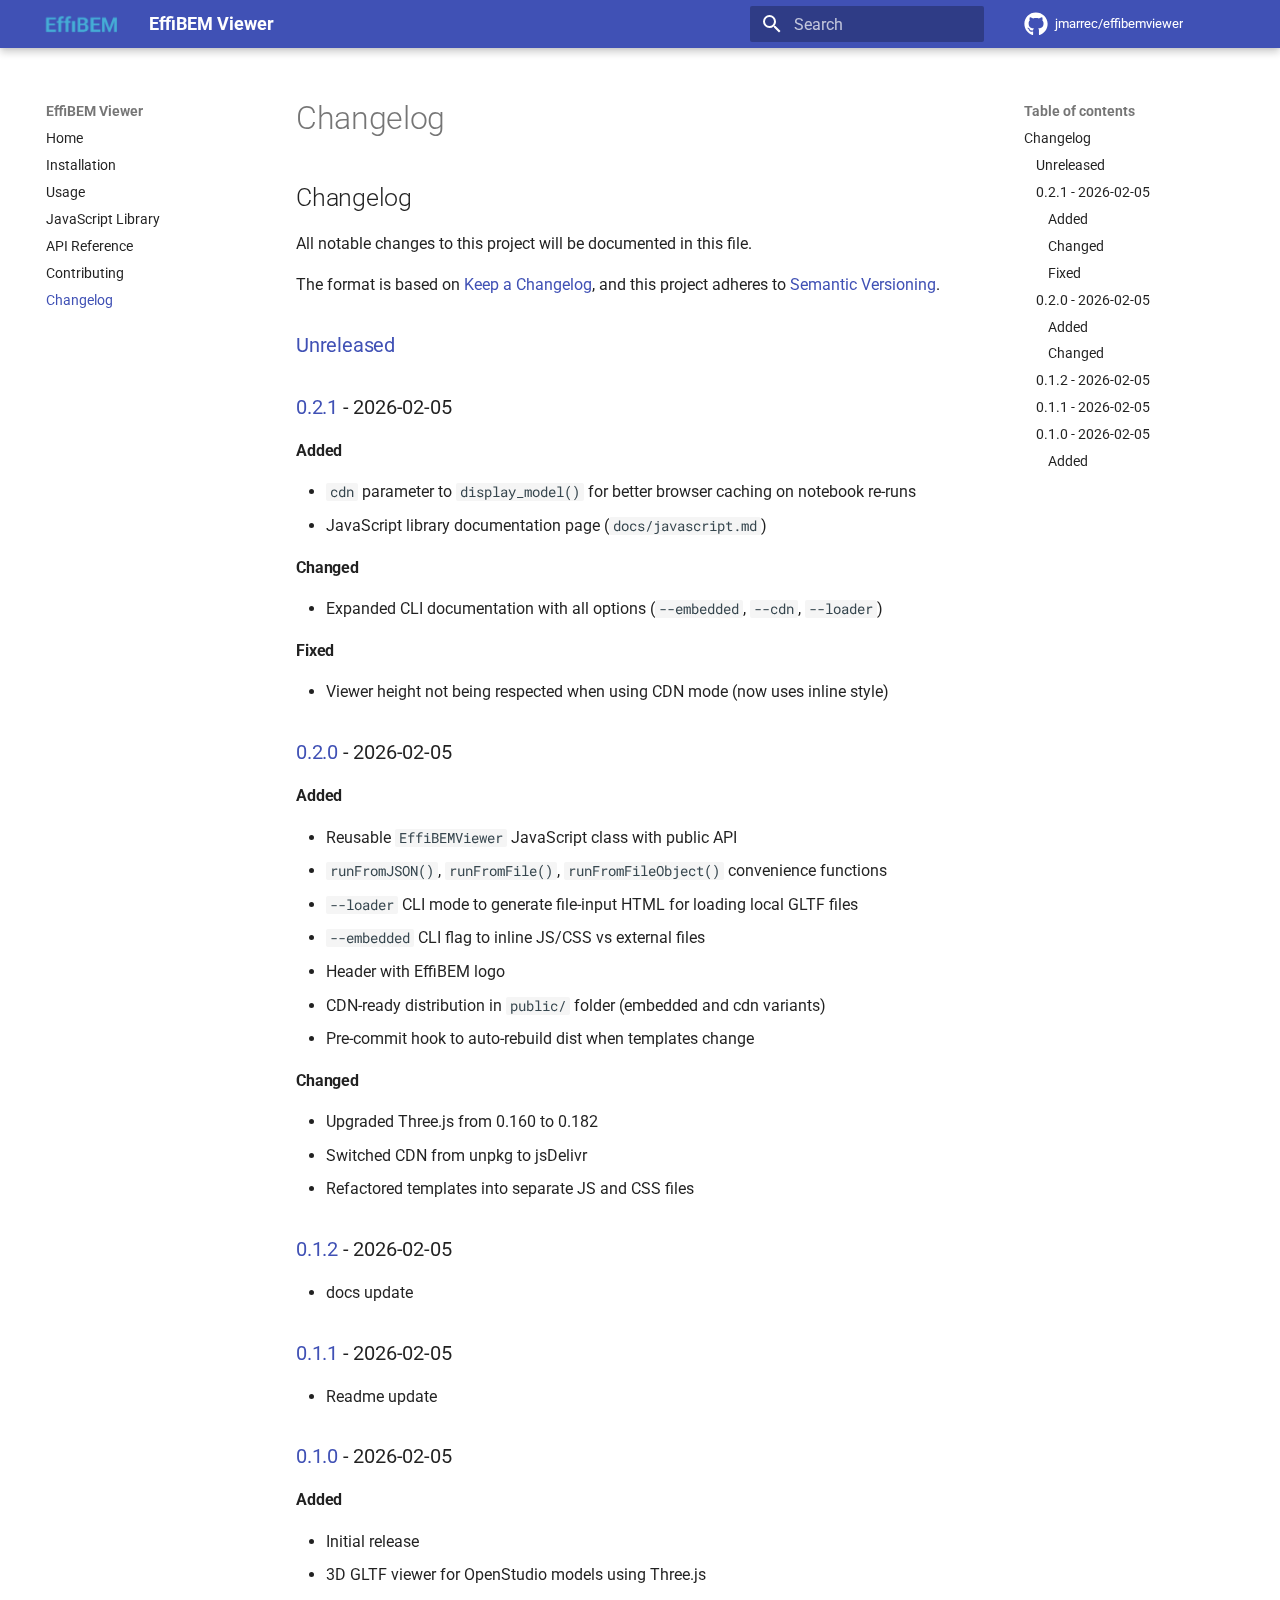
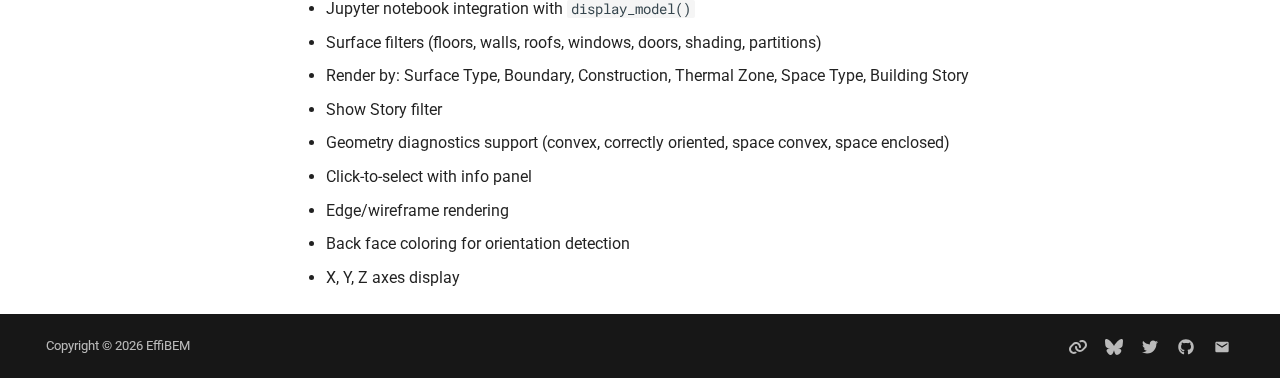
<file: changelog/index.html>
<!doctype html>
<html lang="en" class="no-js">
  <head>
    
      <meta charset="utf-8">
      <meta name="viewport" content="width=device-width,initial-scale=1">
      
      
      
        <link rel="canonical" href="https://jmarrec.github.io/effibemviewer/changelog/">
      
      
        <link rel="prev" href="../contributing/">
      
      
      
        
      
      
      <link rel="icon" href="../assets/favicon-96x96.png">
      <meta name="generator" content="mkdocs-1.6.1, mkdocs-material-9.7.1">
    
    
      
        <title>Changelog - EffiBEM Viewer</title>
      
    
    
      <link rel="stylesheet" href="../assets/stylesheets/main.484c7ddc.min.css">
      
        
        <link rel="stylesheet" href="../assets/stylesheets/palette.ab4e12ef.min.css">
      
      


    
    
      
    
    
      
        
        
        <link rel="preconnect" href="https://fonts.gstatic.com" crossorigin>
        <link rel="stylesheet" href="https://fonts.googleapis.com/css?family=Roboto:300,300i,400,400i,700,700i%7CRoboto+Mono:400,400i,700,700i&display=fallback">
        <style>:root{--md-text-font:"Roboto";--md-code-font:"Roboto Mono"}</style>
      
    
    
      <link rel="stylesheet" href="../assets/_markdown_exec_pyodide.css">
    
      <link rel="stylesheet" href="../assets/_mkdocstrings.css">
    
    <script>__md_scope=new URL("..",location),__md_hash=e=>[...e].reduce(((e,_)=>(e<<5)-e+_.charCodeAt(0)),0),__md_get=(e,_=localStorage,t=__md_scope)=>JSON.parse(_.getItem(t.pathname+"."+e)),__md_set=(e,_,t=localStorage,a=__md_scope)=>{try{t.setItem(a.pathname+"."+e,JSON.stringify(_))}catch(e){}}</script>
    
      

    
    
  </head>
  
  
    
    
    
    
    
    <body dir="ltr" data-md-color-scheme="preference" data-md-color-primary="indigo" data-md-color-accent="indigo">
  
    
    <input class="md-toggle" data-md-toggle="drawer" type="checkbox" id="__drawer" autocomplete="off">
    <input class="md-toggle" data-md-toggle="search" type="checkbox" id="__search" autocomplete="off">
    <label class="md-overlay" for="__drawer"></label>
    <div data-md-component="skip">
      
        
        <a href="#Changelog" class="md-skip">
          Skip to content
        </a>
      
    </div>
    <div data-md-component="announce">
      
    </div>
    
    
      

  

<header class="md-header md-header--shadow md-header--lifted" data-md-component="header">
  <nav class="md-header__inner md-grid" aria-label="Header">
    <a href=".." title="EffiBEM Viewer" class="md-header__button md-logo" aria-label="EffiBEM Viewer" data-md-component="logo">
      
  <img src="../assets/logo.png" alt="logo">

    </a>
    <label class="md-header__button md-icon" for="__drawer">
      
      <svg xmlns="http://www.w3.org/2000/svg" viewBox="0 0 24 24"><path d="M3 6h18v2H3zm0 5h18v2H3zm0 5h18v2H3z"/></svg>
    </label>
    <div class="md-header__title" data-md-component="header-title">
      <div class="md-header__ellipsis">
        <div class="md-header__topic">
          <span class="md-ellipsis">
            EffiBEM Viewer
          </span>
        </div>
        <div class="md-header__topic" data-md-component="header-topic">
          <span class="md-ellipsis">
            
              Changelog
            
          </span>
        </div>
      </div>
    </div>
    
      
    
    
    
    
      
      
        <label class="md-header__button md-icon" for="__search">
          
          <svg xmlns="http://www.w3.org/2000/svg" viewBox="0 0 24 24"><path d="M9.5 3A6.5 6.5 0 0 1 16 9.5c0 1.61-.59 3.09-1.56 4.23l.27.27h.79l5 5-1.5 1.5-5-5v-.79l-.27-.27A6.52 6.52 0 0 1 9.5 16 6.5 6.5 0 0 1 3 9.5 6.5 6.5 0 0 1 9.5 3m0 2C7 5 5 7 5 9.5S7 14 9.5 14 14 12 14 9.5 12 5 9.5 5"/></svg>
        </label>
        <div class="md-search" data-md-component="search" role="dialog">
  <label class="md-search__overlay" for="__search"></label>
  <div class="md-search__inner" role="search">
    <form class="md-search__form" name="search">
      <input type="text" class="md-search__input" name="query" aria-label="Search" placeholder="Search" autocapitalize="off" autocorrect="off" autocomplete="off" spellcheck="false" data-md-component="search-query" required>
      <label class="md-search__icon md-icon" for="__search">
        
        <svg xmlns="http://www.w3.org/2000/svg" viewBox="0 0 24 24"><path d="M9.5 3A6.5 6.5 0 0 1 16 9.5c0 1.61-.59 3.09-1.56 4.23l.27.27h.79l5 5-1.5 1.5-5-5v-.79l-.27-.27A6.52 6.52 0 0 1 9.5 16 6.5 6.5 0 0 1 3 9.5 6.5 6.5 0 0 1 9.5 3m0 2C7 5 5 7 5 9.5S7 14 9.5 14 14 12 14 9.5 12 5 9.5 5"/></svg>
        
        <svg xmlns="http://www.w3.org/2000/svg" viewBox="0 0 24 24"><path d="M20 11v2H8l5.5 5.5-1.42 1.42L4.16 12l7.92-7.92L13.5 5.5 8 11z"/></svg>
      </label>
      <nav class="md-search__options" aria-label="Search">
        
        <button type="reset" class="md-search__icon md-icon" title="Clear" aria-label="Clear" tabindex="-1">
          
          <svg xmlns="http://www.w3.org/2000/svg" viewBox="0 0 24 24"><path d="M19 6.41 17.59 5 12 10.59 6.41 5 5 6.41 10.59 12 5 17.59 6.41 19 12 13.41 17.59 19 19 17.59 13.41 12z"/></svg>
        </button>
      </nav>
      
    </form>
    <div class="md-search__output">
      <div class="md-search__scrollwrap" tabindex="0" data-md-scrollfix>
        <div class="md-search-result" data-md-component="search-result">
          <div class="md-search-result__meta">
            Initializing search
          </div>
          <ol class="md-search-result__list" role="presentation"></ol>
        </div>
      </div>
    </div>
  </div>
</div>
      
    
    
      <div class="md-header__source">
        <a href="https://github.com/jmarrec/effibemviewer" title="Go to repository" class="md-source" data-md-component="source">
  <div class="md-source__icon md-icon">
    
    <svg xmlns="http://www.w3.org/2000/svg" viewBox="0 0 512 512"><!--! Font Awesome Free 7.1.0 by @fontawesome - https://fontawesome.com License - https://fontawesome.com/license/free (Icons: CC BY 4.0, Fonts: SIL OFL 1.1, Code: MIT License) Copyright 2025 Fonticons, Inc.--><path d="M173.9 397.4c0 2-2.3 3.6-5.2 3.6-3.3.3-5.6-1.3-5.6-3.6 0-2 2.3-3.6 5.2-3.6 3-.3 5.6 1.3 5.6 3.6m-31.1-4.5c-.7 2 1.3 4.3 4.3 4.9 2.6 1 5.6 0 6.2-2s-1.3-4.3-4.3-5.2c-2.6-.7-5.5.3-6.2 2.3m44.2-1.7c-2.9.7-4.9 2.6-4.6 4.9.3 2 2.9 3.3 5.9 2.6 2.9-.7 4.9-2.6 4.6-4.6-.3-1.9-3-3.2-5.9-2.9M252.8 8C114.1 8 8 113.3 8 252c0 110.9 69.8 205.8 169.5 239.2 12.8 2.3 17.3-5.6 17.3-12.1 0-6.2-.3-40.4-.3-61.4 0 0-70 15-84.7-29.8 0 0-11.4-29.1-27.8-36.6 0 0-22.9-15.7 1.6-15.4 0 0 24.9 2 38.6 25.8 21.9 38.6 58.6 27.5 72.9 20.9 2.3-16 8.8-27.1 16-33.7-55.9-6.2-112.3-14.3-112.3-110.5 0-27.5 7.6-41.3 23.6-58.9-2.6-6.5-11.1-33.3 2.6-67.9 20.9-6.5 69 27 69 27 20-5.6 41.5-8.5 62.8-8.5s42.8 2.9 62.8 8.5c0 0 48.1-33.6 69-27 13.7 34.7 5.2 61.4 2.6 67.9 16 17.7 25.8 31.5 25.8 58.9 0 96.5-58.9 104.2-114.8 110.5 9.2 7.9 17 22.9 17 46.4 0 33.7-.3 75.4-.3 83.6 0 6.5 4.6 14.4 17.3 12.1C436.2 457.8 504 362.9 504 252 504 113.3 391.5 8 252.8 8M105.2 352.9c-1.3 1-1 3.3.7 5.2 1.6 1.6 3.9 2.3 5.2 1 1.3-1 1-3.3-.7-5.2-1.6-1.6-3.9-2.3-5.2-1m-10.8-8.1c-.7 1.3.3 2.9 2.3 3.9 1.6 1 3.6.7 4.3-.7.7-1.3-.3-2.9-2.3-3.9-2-.6-3.6-.3-4.3.7m32.4 35.6c-1.6 1.3-1 4.3 1.3 6.2 2.3 2.3 5.2 2.6 6.5 1 1.3-1.3.7-4.3-1.3-6.2-2.2-2.3-5.2-2.6-6.5-1m-11.4-14.7c-1.6 1-1.6 3.6 0 5.9s4.3 3.3 5.6 2.3c1.6-1.3 1.6-3.9 0-6.2-1.4-2.3-4-3.3-5.6-2"/></svg>
  </div>
  <div class="md-source__repository">
    jmarrec/effibemviewer
  </div>
</a>
      </div>
    
  </nav>
  
    
  
</header>
    
    <div class="md-container" data-md-component="container">
      
      
        
      
      <main class="md-main" data-md-component="main">
        <div class="md-main__inner md-grid">
          
            
              
              <div class="md-sidebar md-sidebar--primary" data-md-component="sidebar" data-md-type="navigation" >
                <div class="md-sidebar__scrollwrap">
                  <div class="md-sidebar__inner">
                    



<nav class="md-nav md-nav--primary" aria-label="Navigation" data-md-level="0">
  <label class="md-nav__title" for="__drawer">
    <a href=".." title="EffiBEM Viewer" class="md-nav__button md-logo" aria-label="EffiBEM Viewer" data-md-component="logo">
      
  <img src="../assets/logo.png" alt="logo">

    </a>
    EffiBEM Viewer
  </label>
  
    <div class="md-nav__source">
      <a href="https://github.com/jmarrec/effibemviewer" title="Go to repository" class="md-source" data-md-component="source">
  <div class="md-source__icon md-icon">
    
    <svg xmlns="http://www.w3.org/2000/svg" viewBox="0 0 512 512"><!--! Font Awesome Free 7.1.0 by @fontawesome - https://fontawesome.com License - https://fontawesome.com/license/free (Icons: CC BY 4.0, Fonts: SIL OFL 1.1, Code: MIT License) Copyright 2025 Fonticons, Inc.--><path d="M173.9 397.4c0 2-2.3 3.6-5.2 3.6-3.3.3-5.6-1.3-5.6-3.6 0-2 2.3-3.6 5.2-3.6 3-.3 5.6 1.3 5.6 3.6m-31.1-4.5c-.7 2 1.3 4.3 4.3 4.9 2.6 1 5.6 0 6.2-2s-1.3-4.3-4.3-5.2c-2.6-.7-5.5.3-6.2 2.3m44.2-1.7c-2.9.7-4.9 2.6-4.6 4.9.3 2 2.9 3.3 5.9 2.6 2.9-.7 4.9-2.6 4.6-4.6-.3-1.9-3-3.2-5.9-2.9M252.8 8C114.1 8 8 113.3 8 252c0 110.9 69.8 205.8 169.5 239.2 12.8 2.3 17.3-5.6 17.3-12.1 0-6.2-.3-40.4-.3-61.4 0 0-70 15-84.7-29.8 0 0-11.4-29.1-27.8-36.6 0 0-22.9-15.7 1.6-15.4 0 0 24.9 2 38.6 25.8 21.9 38.6 58.6 27.5 72.9 20.9 2.3-16 8.8-27.1 16-33.7-55.9-6.2-112.3-14.3-112.3-110.5 0-27.5 7.6-41.3 23.6-58.9-2.6-6.5-11.1-33.3 2.6-67.9 20.9-6.5 69 27 69 27 20-5.6 41.5-8.5 62.8-8.5s42.8 2.9 62.8 8.5c0 0 48.1-33.6 69-27 13.7 34.7 5.2 61.4 2.6 67.9 16 17.7 25.8 31.5 25.8 58.9 0 96.5-58.9 104.2-114.8 110.5 9.2 7.9 17 22.9 17 46.4 0 33.7-.3 75.4-.3 83.6 0 6.5 4.6 14.4 17.3 12.1C436.2 457.8 504 362.9 504 252 504 113.3 391.5 8 252.8 8M105.2 352.9c-1.3 1-1 3.3.7 5.2 1.6 1.6 3.9 2.3 5.2 1 1.3-1 1-3.3-.7-5.2-1.6-1.6-3.9-2.3-5.2-1m-10.8-8.1c-.7 1.3.3 2.9 2.3 3.9 1.6 1 3.6.7 4.3-.7.7-1.3-.3-2.9-2.3-3.9-2-.6-3.6-.3-4.3.7m32.4 35.6c-1.6 1.3-1 4.3 1.3 6.2 2.3 2.3 5.2 2.6 6.5 1 1.3-1.3.7-4.3-1.3-6.2-2.2-2.3-5.2-2.6-6.5-1m-11.4-14.7c-1.6 1-1.6 3.6 0 5.9s4.3 3.3 5.6 2.3c1.6-1.3 1.6-3.9 0-6.2-1.4-2.3-4-3.3-5.6-2"/></svg>
  </div>
  <div class="md-source__repository">
    jmarrec/effibemviewer
  </div>
</a>
    </div>
  
  <ul class="md-nav__list" data-md-scrollfix>
    
      
      
  
  
  
  
    <li class="md-nav__item">
      <a href=".." class="md-nav__link">
        
  
  
  <span class="md-ellipsis">
    
  
    Home
  

    
  </span>
  
  

      </a>
    </li>
  

    
      
      
  
  
  
  
    <li class="md-nav__item">
      <a href="../installation/" class="md-nav__link">
        
  
  
  <span class="md-ellipsis">
    
  
    Installation
  

    
  </span>
  
  

      </a>
    </li>
  

    
      
      
  
  
  
  
    <li class="md-nav__item">
      <a href="../usage/" class="md-nav__link">
        
  
  
  <span class="md-ellipsis">
    
  
    Usage
  

    
  </span>
  
  

      </a>
    </li>
  

    
      
      
  
  
  
  
    <li class="md-nav__item">
      <a href="../javascript/" class="md-nav__link">
        
  
  
  <span class="md-ellipsis">
    
  
    JavaScript Library
  

    
  </span>
  
  

      </a>
    </li>
  

    
      
      
  
  
  
  
    <li class="md-nav__item">
      <a href="../api/" class="md-nav__link">
        
  
  
  <span class="md-ellipsis">
    
  
    API Reference
  

    
  </span>
  
  

      </a>
    </li>
  

    
      
      
  
  
  
  
    <li class="md-nav__item">
      <a href="../contributing/" class="md-nav__link">
        
  
  
  <span class="md-ellipsis">
    
  
    Contributing
  

    
  </span>
  
  

      </a>
    </li>
  

    
      
      
  
  
    
  
  
  
    <li class="md-nav__item md-nav__item--active">
      
      <input class="md-nav__toggle md-toggle" type="checkbox" id="__toc">
      
      
      
        <label class="md-nav__link md-nav__link--active" for="__toc">
          
  
  
  <span class="md-ellipsis">
    
  
    Changelog
  

    
  </span>
  
  

          <span class="md-nav__icon md-icon"></span>
        </label>
      
      <a href="./" class="md-nav__link md-nav__link--active">
        
  
  
  <span class="md-ellipsis">
    
  
    Changelog
  

    
  </span>
  
  

      </a>
      
        

<nav class="md-nav md-nav--secondary" aria-label="Table of contents">
  
  
  
  
    <label class="md-nav__title" for="__toc">
      <span class="md-nav__icon md-icon"></span>
      Table of contents
    </label>
    <ul class="md-nav__list" data-md-component="toc" data-md-scrollfix>
      
        <li class="md-nav__item">
  <a href="#Changelog" class="md-nav__link">
    <span class="md-ellipsis">
      
        Changelog
      
    </span>
  </a>
  
    <nav class="md-nav" aria-label="Changelog">
      <ul class="md-nav__list">
        
          <li class="md-nav__item">
  <a href="#Unreleased" class="md-nav__link">
    <span class="md-ellipsis">
      
        Unreleased
      
    </span>
  </a>
  
</li>
        
          <li class="md-nav__item">
  <a href="#021---2026-02-05" class="md-nav__link">
    <span class="md-ellipsis">
      
        0.2.1 - 2026-02-05
      
    </span>
  </a>
  
    <nav class="md-nav" aria-label="0.2.1 - 2026-02-05">
      <ul class="md-nav__list">
        
          <li class="md-nav__item">
  <a href="#Added" class="md-nav__link">
    <span class="md-ellipsis">
      
        Added
      
    </span>
  </a>
  
</li>
        
          <li class="md-nav__item">
  <a href="#Changed" class="md-nav__link">
    <span class="md-ellipsis">
      
        Changed
      
    </span>
  </a>
  
</li>
        
          <li class="md-nav__item">
  <a href="#Fixed" class="md-nav__link">
    <span class="md-ellipsis">
      
        Fixed
      
    </span>
  </a>
  
</li>
        
      </ul>
    </nav>
  
</li>
        
          <li class="md-nav__item">
  <a href="#020---2026-02-05" class="md-nav__link">
    <span class="md-ellipsis">
      
        0.2.0 - 2026-02-05
      
    </span>
  </a>
  
    <nav class="md-nav" aria-label="0.2.0 - 2026-02-05">
      <ul class="md-nav__list">
        
          <li class="md-nav__item">
  <a href="#Added_1" class="md-nav__link">
    <span class="md-ellipsis">
      
        Added
      
    </span>
  </a>
  
</li>
        
          <li class="md-nav__item">
  <a href="#Changed_1" class="md-nav__link">
    <span class="md-ellipsis">
      
        Changed
      
    </span>
  </a>
  
</li>
        
      </ul>
    </nav>
  
</li>
        
          <li class="md-nav__item">
  <a href="#012---2026-02-05" class="md-nav__link">
    <span class="md-ellipsis">
      
        0.1.2 - 2026-02-05
      
    </span>
  </a>
  
</li>
        
          <li class="md-nav__item">
  <a href="#011---2026-02-05" class="md-nav__link">
    <span class="md-ellipsis">
      
        0.1.1 - 2026-02-05
      
    </span>
  </a>
  
</li>
        
          <li class="md-nav__item">
  <a href="#010---2026-02-05" class="md-nav__link">
    <span class="md-ellipsis">
      
        0.1.0 - 2026-02-05
      
    </span>
  </a>
  
    <nav class="md-nav" aria-label="0.1.0 - 2026-02-05">
      <ul class="md-nav__list">
        
          <li class="md-nav__item">
  <a href="#Added_2" class="md-nav__link">
    <span class="md-ellipsis">
      
        Added
      
    </span>
  </a>
  
</li>
        
      </ul>
    </nav>
  
</li>
        
      </ul>
    </nav>
  
</li>
      
    </ul>
  
</nav>
      
    </li>
  

    
  </ul>
</nav>
                  </div>
                </div>
              </div>
            
            
              
              <div class="md-sidebar md-sidebar--secondary" data-md-component="sidebar" data-md-type="toc" >
                <div class="md-sidebar__scrollwrap">
                  <div class="md-sidebar__inner">
                    

<nav class="md-nav md-nav--secondary" aria-label="Table of contents">
  
  
  
  
    <label class="md-nav__title" for="__toc">
      <span class="md-nav__icon md-icon"></span>
      Table of contents
    </label>
    <ul class="md-nav__list" data-md-component="toc" data-md-scrollfix>
      
        <li class="md-nav__item">
  <a href="#Changelog" class="md-nav__link">
    <span class="md-ellipsis">
      
        Changelog
      
    </span>
  </a>
  
    <nav class="md-nav" aria-label="Changelog">
      <ul class="md-nav__list">
        
          <li class="md-nav__item">
  <a href="#Unreleased" class="md-nav__link">
    <span class="md-ellipsis">
      
        Unreleased
      
    </span>
  </a>
  
</li>
        
          <li class="md-nav__item">
  <a href="#021---2026-02-05" class="md-nav__link">
    <span class="md-ellipsis">
      
        0.2.1 - 2026-02-05
      
    </span>
  </a>
  
    <nav class="md-nav" aria-label="0.2.1 - 2026-02-05">
      <ul class="md-nav__list">
        
          <li class="md-nav__item">
  <a href="#Added" class="md-nav__link">
    <span class="md-ellipsis">
      
        Added
      
    </span>
  </a>
  
</li>
        
          <li class="md-nav__item">
  <a href="#Changed" class="md-nav__link">
    <span class="md-ellipsis">
      
        Changed
      
    </span>
  </a>
  
</li>
        
          <li class="md-nav__item">
  <a href="#Fixed" class="md-nav__link">
    <span class="md-ellipsis">
      
        Fixed
      
    </span>
  </a>
  
</li>
        
      </ul>
    </nav>
  
</li>
        
          <li class="md-nav__item">
  <a href="#020---2026-02-05" class="md-nav__link">
    <span class="md-ellipsis">
      
        0.2.0 - 2026-02-05
      
    </span>
  </a>
  
    <nav class="md-nav" aria-label="0.2.0 - 2026-02-05">
      <ul class="md-nav__list">
        
          <li class="md-nav__item">
  <a href="#Added_1" class="md-nav__link">
    <span class="md-ellipsis">
      
        Added
      
    </span>
  </a>
  
</li>
        
          <li class="md-nav__item">
  <a href="#Changed_1" class="md-nav__link">
    <span class="md-ellipsis">
      
        Changed
      
    </span>
  </a>
  
</li>
        
      </ul>
    </nav>
  
</li>
        
          <li class="md-nav__item">
  <a href="#012---2026-02-05" class="md-nav__link">
    <span class="md-ellipsis">
      
        0.1.2 - 2026-02-05
      
    </span>
  </a>
  
</li>
        
          <li class="md-nav__item">
  <a href="#011---2026-02-05" class="md-nav__link">
    <span class="md-ellipsis">
      
        0.1.1 - 2026-02-05
      
    </span>
  </a>
  
</li>
        
          <li class="md-nav__item">
  <a href="#010---2026-02-05" class="md-nav__link">
    <span class="md-ellipsis">
      
        0.1.0 - 2026-02-05
      
    </span>
  </a>
  
    <nav class="md-nav" aria-label="0.1.0 - 2026-02-05">
      <ul class="md-nav__list">
        
          <li class="md-nav__item">
  <a href="#Added_2" class="md-nav__link">
    <span class="md-ellipsis">
      
        Added
      
    </span>
  </a>
  
</li>
        
      </ul>
    </nav>
  
</li>
        
      </ul>
    </nav>
  
</li>
      
    </ul>
  
</nav>
                  </div>
                </div>
              </div>
            
          
          
            <div class="md-content" data-md-component="content">
              
              <article class="md-content__inner md-typeset">
                
                  


  
  


  <h1>Changelog</h1>

<h2 id="Changelog">Changelog<a class="headerlink" href="#Changelog" title="Permanent link">&para;</a></h2>
<p>All notable changes to this project will be documented in this file.</p>
<p>The format is based on <a href="https://keepachangelog.com/en/1.0.0/">Keep a Changelog</a>,
and this project adheres to <a href="https://semver.org/spec/v2.0.0.html">Semantic Versioning</a>.</p>
<h3 id="Unreleased"><a href="https://github.com/jmarrec/effibemviewer/compare/v0.2.1...HEAD">Unreleased</a><a class="headerlink" href="#Unreleased" title="Permanent link">&para;</a></h3>
<h3 id="021---2026-02-05"><a href="https://github.com/jmarrec/effibemviewer/compare/v0.2.0...v0.2.1">0.2.1</a> - 2026-02-05<a class="headerlink" href="#021---2026-02-05" title="Permanent link">&para;</a></h3>
<h4 id="Added">Added<a class="headerlink" href="#Added" title="Permanent link">&para;</a></h4>
<ul>
<li><code>cdn</code> parameter to <code>display_model()</code> for better browser caching on notebook re-runs</li>
<li>JavaScript library documentation page (<code>docs/javascript.md</code>)</li>
</ul>
<h4 id="Changed">Changed<a class="headerlink" href="#Changed" title="Permanent link">&para;</a></h4>
<ul>
<li>Expanded CLI documentation with all options (<code>--embedded</code>, <code>--cdn</code>, <code>--loader</code>)</li>
</ul>
<h4 id="Fixed">Fixed<a class="headerlink" href="#Fixed" title="Permanent link">&para;</a></h4>
<ul>
<li>Viewer height not being respected when using CDN mode (now uses inline style)</li>
</ul>
<h3 id="020---2026-02-05"><a href="https://github.com/jmarrec/effibemviewer/compare/v0.1.2...v0.2.0">0.2.0</a> - 2026-02-05<a class="headerlink" href="#020---2026-02-05" title="Permanent link">&para;</a></h3>
<h4 id="Added_1">Added<a class="headerlink" href="#Added_1" title="Permanent link">&para;</a></h4>
<ul>
<li>Reusable <code>EffiBEMViewer</code> JavaScript class with public API</li>
<li><code>runFromJSON()</code>, <code>runFromFile()</code>, <code>runFromFileObject()</code> convenience functions</li>
<li><code>--loader</code> CLI mode to generate file-input HTML for loading local GLTF files</li>
<li><code>--embedded</code> CLI flag to inline JS/CSS vs external files</li>
<li>Header with EffiBEM logo</li>
<li>CDN-ready distribution in <code>public/</code> folder (embedded and cdn variants)</li>
<li>Pre-commit hook to auto-rebuild dist when templates change</li>
</ul>
<h4 id="Changed_1">Changed<a class="headerlink" href="#Changed_1" title="Permanent link">&para;</a></h4>
<ul>
<li>Upgraded Three.js from 0.160 to 0.182</li>
<li>Switched CDN from unpkg to jsDelivr</li>
<li>Refactored templates into separate JS and CSS files</li>
</ul>
<h3 id="012---2026-02-05"><a href="https://github.com/jmarrec/effibemviewer/compare/v0.1.1...v0.1.2">0.1.2</a> - 2026-02-05<a class="headerlink" href="#012---2026-02-05" title="Permanent link">&para;</a></h3>
<ul>
<li>docs update</li>
</ul>
<h3 id="011---2026-02-05"><a href="https://github.com/jmarrec/effibemviewer/compare/v0.1.0...v0.1.1">0.1.1</a> - 2026-02-05<a class="headerlink" href="#011---2026-02-05" title="Permanent link">&para;</a></h3>
<ul>
<li>Readme update</li>
</ul>
<h3 id="010---2026-02-05"><a href="https://github.com/jmarrec/effibemviewer/releases/tag/v0.1.0">0.1.0</a> - 2026-02-05<a class="headerlink" href="#010---2026-02-05" title="Permanent link">&para;</a></h3>
<h4 id="Added_2">Added<a class="headerlink" href="#Added_2" title="Permanent link">&para;</a></h4>
<ul>
<li>Initial release</li>
<li>3D GLTF viewer for OpenStudio models using Three.js</li>
<li>Jupyter notebook integration with <code>display_model()</code></li>
<li>Surface filters (floors, walls, roofs, windows, doors, shading, partitions)</li>
<li>Render by: Surface Type, Boundary, Construction, Thermal Zone, Space Type, Building Story</li>
<li>Show Story filter</li>
<li>Geometry diagnostics support (convex, correctly oriented, space convex, space enclosed)</li>
<li>Click-to-select with info panel</li>
<li>Edge/wireframe rendering</li>
<li>Back face coloring for orientation detection</li>
<li>X, Y, Z axes display</li>
</ul>












                
              </article>
            </div>
          
          
<script>var target=document.getElementById(location.hash.slice(1));target&&target.name&&(target.checked=target.name.startsWith("__tabbed_"))</script>
        </div>
        
      </main>
      
        <footer class="md-footer">
  
  <div class="md-footer-meta md-typeset">
    <div class="md-footer-meta__inner md-grid">
      <div class="md-copyright">
  
    <div class="md-copyright__highlight">
      Copyright &copy; 2026 <a href="https://effibem.com/">EffiBEM</a>
    </div>
  
  
</div>
      
        
<div class="md-social">
  
    
    
    
    
    <a href="https://effibem.com" target="_blank" rel="noopener" title="EffiBEM" class="md-social__link">
      <svg xmlns="http://www.w3.org/2000/svg" viewBox="0 0 576 512"><!--! Font Awesome Free 7.1.0 by @fontawesome - https://fontawesome.com License - https://fontawesome.com/license/free (Icons: CC BY 4.0, Fonts: SIL OFL 1.1, Code: MIT License) Copyright 2025 Fonticons, Inc.--><path d="M419.5 96c-16.6 0-32.7 4.5-46.8 12.7-15.8-16-34.2-29.4-54.5-39.5 28.2-24 64.1-37.2 101.3-37.2C505.9 32 576 102 576 188.5c0 41.5-16.5 81.3-45.8 110.6l-71.1 71.1C429.8 399.5 390 416 348.5 416 262.1 416 192 346 192 259.5c0-1.5 0-3 .1-4.5.5-17.7 15.2-31.6 32.9-31.1s31.6 15.2 31.1 32.9v2.6c0 51.1 41.4 92.5 92.5 92.5 24.5 0 48-9.7 65.4-27.1l71.1-71.1c17.3-17.3 27.1-40.9 27.1-65.4 0-51.1-41.4-92.5-92.5-92.5zm-144.3 77.3c-1.9-.8-3.8-1.9-5.5-3.1-12.6-6.5-27-10.2-42.1-10.2-24.5 0-48 9.7-65.4 27.1l-71.1 71.1C73.8 275.5 64 299.1 64 323.6c0 51.1 41.4 92.5 92.5 92.5 16.5 0 32.6-4.4 46.7-12.6 15.8 16 34.2 29.4 54.6 39.5-28.2 23.9-64 37.2-101.3 37.2C70.1 480.2 0 410.2 0 323.7c0-41.5 16.5-81.3 45.8-110.6l71.1-71.1c29.3-29.3 69.1-45.8 110.6-45.8 86.6 0 156.5 70.6 156.5 156.9v3.9c-.4 17.7-15.1 31.6-32.8 31.2s-31.6-15.1-31.2-32.8v-2.3c0-33.7-18-63.3-44.8-79.6z"/></svg>
    </a>
  
    
    
    
    
    <a href="https://bsky.app/profile/julienmarrec.bsky.social" target="_blank" rel="noopener" title="Bluesky" class="md-social__link">
      <svg xmlns="http://www.w3.org/2000/svg" viewBox="0 0 576 512"><!--! Font Awesome Free 7.1.0 by @fontawesome - https://fontawesome.com License - https://fontawesome.com/license/free (Icons: CC BY 4.0, Fonts: SIL OFL 1.1, Code: MIT License) Copyright 2025 Fonticons, Inc.--><path d="M407.8 294.7c-3.3-.4-6.7-.8-10-1.3 3.4.4 6.7.9 10 1.3M288 227.1c-26.1-50.7-97.1-145.2-163.1-191.8C61.6-9.4 37.5-1.7 21.6 5.5 3.3 13.8 0 41.9 0 58.4S9.1 194 15 213.9c19.5 65.7 89.1 87.9 153.2 80.7 3.3-.5 6.6-.9 10-1.4-3.3.5-6.6 1-10 1.4-93.9 14-177.3 48.2-67.9 169.9C220.6 589.1 265.1 437.8 288 361.1c22.9 76.7 49.2 222.5 185.6 103.4 102.4-103.4 28.1-156-65.8-169.9-3.3-.4-6.7-.8-10-1.3 3.4.4 6.7.9 10 1.3 64.1 7.1 133.6-15.1 153.2-80.7C566.9 194 576 75 576 58.4s-3.3-44.7-21.6-52.9c-15.8-7.1-40-14.9-103.2 29.8C385.1 81.9 314.1 176.4 288 227.1"/></svg>
    </a>
  
    
    
    
    
    <a href="https://x.com/MarrecJulien" target="_blank" rel="noopener" title="Tweet" class="md-social__link">
      <svg xmlns="http://www.w3.org/2000/svg" viewBox="0 0 512 512"><!--! Font Awesome Free 7.1.0 by @fontawesome - https://fontawesome.com License - https://fontawesome.com/license/free (Icons: CC BY 4.0, Fonts: SIL OFL 1.1, Code: MIT License) Copyright 2025 Fonticons, Inc.--><path d="M459.4 151.7c.3 4.5.3 9.1.3 13.6 0 138.7-105.6 298.6-298.6 298.6-59.5 0-114.7-17.2-161.1-47.1 8.4 1 16.6 1.3 25.3 1.3 49.1 0 94.2-16.6 130.3-44.8-46.1-1-84.8-31.2-98.1-72.8 6.5 1 13 1.6 19.8 1.6 9.4 0 18.8-1.3 27.6-3.6-48.1-9.7-84.1-52-84.1-103v-1.3c14 7.8 30.2 12.7 47.4 13.3-28.3-18.8-46.8-51-46.8-87.4 0-19.5 5.2-37.4 14.3-53C87.4 130.8 165 172.4 252.1 176.9c-1.6-7.8-2.6-15.9-2.6-24C249.5 95.1 296.3 48 354.4 48c30.2 0 57.5 12.7 76.7 33.1 23.7-4.5 46.5-13.3 66.6-25.3-7.8 24.4-24.4 44.8-46.1 57.8 21.1-2.3 41.6-8.1 60.4-16.2-14.3 20.8-32.2 39.3-52.6 54.3"/></svg>
    </a>
  
    
    
    
    
    <a href="https://github.com/jmarrec/geomeffibem" target="_blank" rel="noopener" title="Github" class="md-social__link">
      <svg xmlns="http://www.w3.org/2000/svg" viewBox="0 0 512 512"><!--! Font Awesome Free 7.1.0 by @fontawesome - https://fontawesome.com License - https://fontawesome.com/license/free (Icons: CC BY 4.0, Fonts: SIL OFL 1.1, Code: MIT License) Copyright 2025 Fonticons, Inc.--><path d="M173.9 397.4c0 2-2.3 3.6-5.2 3.6-3.3.3-5.6-1.3-5.6-3.6 0-2 2.3-3.6 5.2-3.6 3-.3 5.6 1.3 5.6 3.6m-31.1-4.5c-.7 2 1.3 4.3 4.3 4.9 2.6 1 5.6 0 6.2-2s-1.3-4.3-4.3-5.2c-2.6-.7-5.5.3-6.2 2.3m44.2-1.7c-2.9.7-4.9 2.6-4.6 4.9.3 2 2.9 3.3 5.9 2.6 2.9-.7 4.9-2.6 4.6-4.6-.3-1.9-3-3.2-5.9-2.9M252.8 8C114.1 8 8 113.3 8 252c0 110.9 69.8 205.8 169.5 239.2 12.8 2.3 17.3-5.6 17.3-12.1 0-6.2-.3-40.4-.3-61.4 0 0-70 15-84.7-29.8 0 0-11.4-29.1-27.8-36.6 0 0-22.9-15.7 1.6-15.4 0 0 24.9 2 38.6 25.8 21.9 38.6 58.6 27.5 72.9 20.9 2.3-16 8.8-27.1 16-33.7-55.9-6.2-112.3-14.3-112.3-110.5 0-27.5 7.6-41.3 23.6-58.9-2.6-6.5-11.1-33.3 2.6-67.9 20.9-6.5 69 27 69 27 20-5.6 41.5-8.5 62.8-8.5s42.8 2.9 62.8 8.5c0 0 48.1-33.6 69-27 13.7 34.7 5.2 61.4 2.6 67.9 16 17.7 25.8 31.5 25.8 58.9 0 96.5-58.9 104.2-114.8 110.5 9.2 7.9 17 22.9 17 46.4 0 33.7-.3 75.4-.3 83.6 0 6.5 4.6 14.4 17.3 12.1C436.2 457.8 504 362.9 504 252 504 113.3 391.5 8 252.8 8M105.2 352.9c-1.3 1-1 3.3.7 5.2 1.6 1.6 3.9 2.3 5.2 1 1.3-1 1-3.3-.7-5.2-1.6-1.6-3.9-2.3-5.2-1m-10.8-8.1c-.7 1.3.3 2.9 2.3 3.9 1.6 1 3.6.7 4.3-.7.7-1.3-.3-2.9-2.3-3.9-2-.6-3.6-.3-4.3.7m32.4 35.6c-1.6 1.3-1 4.3 1.3 6.2 2.3 2.3 5.2 2.6 6.5 1 1.3-1.3.7-4.3-1.3-6.2-2.2-2.3-5.2-2.6-6.5-1m-11.4-14.7c-1.6 1-1.6 3.6 0 5.9s4.3 3.3 5.6 2.3c1.6-1.3 1.6-3.9 0-6.2-1.4-2.3-4-3.3-5.6-2"/></svg>
    </a>
  
    
    
    
    
    <a href="mailto:contact@effibem.com" target="_blank" rel="noopener" title="" class="md-social__link">
      <svg xmlns="http://www.w3.org/2000/svg" viewBox="0 0 24 24"><path d="m20 8-8 5-8-5V6l8 5 8-5m0-2H4c-1.11 0-2 .89-2 2v12a2 2 0 0 0 2 2h16a2 2 0 0 0 2-2V6a2 2 0 0 0-2-2"/></svg>
    </a>
  
</div>
      
    </div>
  </div>
</footer>
      
    </div>
    <div class="md-dialog" data-md-component="dialog">
      <div class="md-dialog__inner md-typeset"></div>
    </div>
    
    
    
      
      
      <script id="__config" type="application/json">{"annotate": null, "base": "..", "features": ["navigation.indexes", "navigation.instant", "navigation.tabs.sticky"], "search": "../assets/javascripts/workers/search.2c215733.min.js", "tags": null, "translations": {"clipboard.copied": "Copied to clipboard", "clipboard.copy": "Copy to clipboard", "search.result.more.one": "1 more on this page", "search.result.more.other": "# more on this page", "search.result.none": "No matching documents", "search.result.one": "1 matching document", "search.result.other": "# matching documents", "search.result.placeholder": "Type to start searching", "search.result.term.missing": "Missing", "select.version": "Select version"}, "version": null}</script>
    
    
      <script src="../assets/javascripts/bundle.79ae519e.min.js"></script>
      
        <script src="../assets/_markdown_exec_pyodide.js"></script>
      
    
  </body>
</html>
</file>
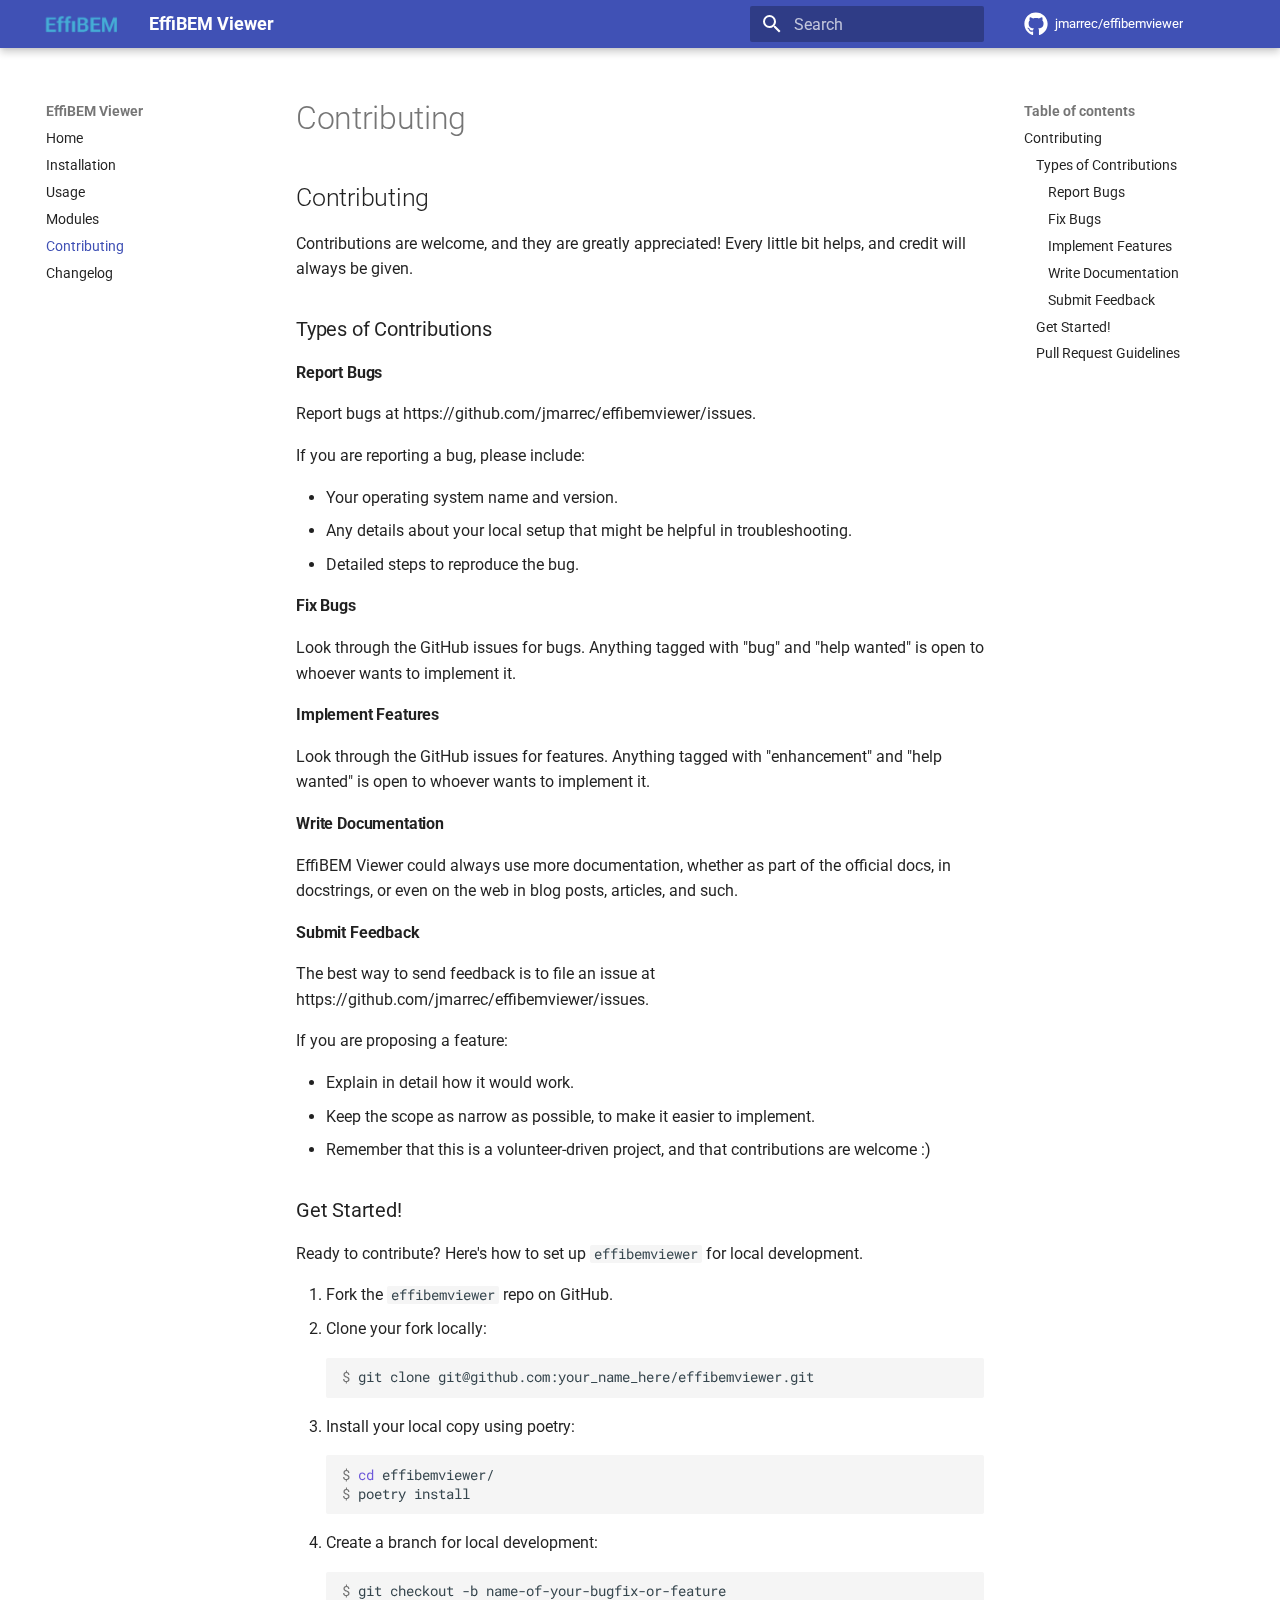
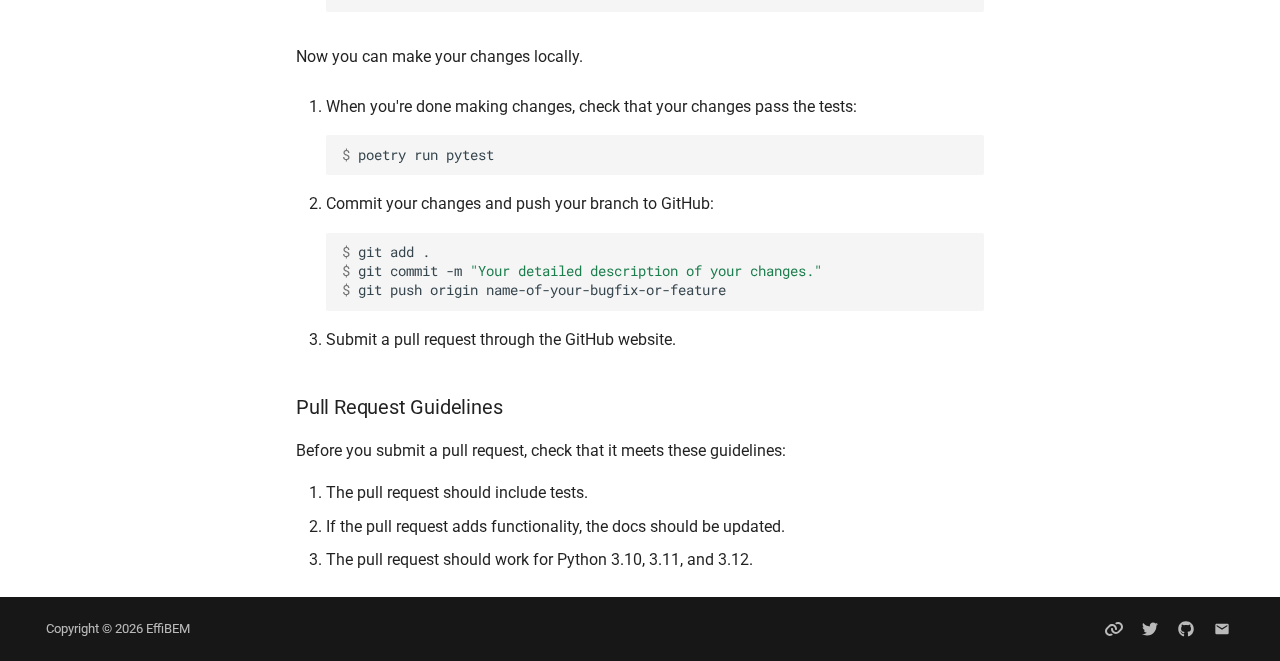
<file: contributing/index.html>
<!doctype html>
<html lang="en" class="no-js">
  <head>
    
      <meta charset="utf-8">
      <meta name="viewport" content="width=device-width,initial-scale=1">
      
      
      
        <link rel="canonical" href="https://jmarrec.github.io/effibemviewer/contributing/">
      
      
        <link rel="prev" href="../api/">
      
      
        <link rel="next" href="../changelog/">
      
      
        
      
      
      <link rel="icon" href="../assets/favicon-96x96.png">
      <meta name="generator" content="mkdocs-1.6.1, mkdocs-material-9.7.1">
    
    
      
        <title>Contributing - EffiBEM Viewer</title>
      
    
    
      <link rel="stylesheet" href="../assets/stylesheets/main.484c7ddc.min.css">
      
        
        <link rel="stylesheet" href="../assets/stylesheets/palette.ab4e12ef.min.css">
      
      


    
    
      
    
    
      
        
        
        <link rel="preconnect" href="https://fonts.gstatic.com" crossorigin>
        <link rel="stylesheet" href="https://fonts.googleapis.com/css?family=Roboto:300,300i,400,400i,700,700i%7CRoboto+Mono:400,400i,700,700i&display=fallback">
        <style>:root{--md-text-font:"Roboto";--md-code-font:"Roboto Mono"}</style>
      
    
    
      <link rel="stylesheet" href="../assets/_mkdocstrings.css">
    
    <script>__md_scope=new URL("..",location),__md_hash=e=>[...e].reduce(((e,_)=>(e<<5)-e+_.charCodeAt(0)),0),__md_get=(e,_=localStorage,t=__md_scope)=>JSON.parse(_.getItem(t.pathname+"."+e)),__md_set=(e,_,t=localStorage,a=__md_scope)=>{try{t.setItem(a.pathname+"."+e,JSON.stringify(_))}catch(e){}}</script>
    
      

    
    
  </head>
  
  
    
    
    
    
    
    <body dir="ltr" data-md-color-scheme="preference" data-md-color-primary="indigo" data-md-color-accent="indigo">
  
    
    <input class="md-toggle" data-md-toggle="drawer" type="checkbox" id="__drawer" autocomplete="off">
    <input class="md-toggle" data-md-toggle="search" type="checkbox" id="__search" autocomplete="off">
    <label class="md-overlay" for="__drawer"></label>
    <div data-md-component="skip">
      
        
        <a href="#contributing" class="md-skip">
          Skip to content
        </a>
      
    </div>
    <div data-md-component="announce">
      
    </div>
    
    
      

  

<header class="md-header md-header--shadow md-header--lifted" data-md-component="header">
  <nav class="md-header__inner md-grid" aria-label="Header">
    <a href=".." title="EffiBEM Viewer" class="md-header__button md-logo" aria-label="EffiBEM Viewer" data-md-component="logo">
      
  <img src="../assets/logo.png" alt="logo">

    </a>
    <label class="md-header__button md-icon" for="__drawer">
      
      <svg xmlns="http://www.w3.org/2000/svg" viewBox="0 0 24 24"><path d="M3 6h18v2H3zm0 5h18v2H3zm0 5h18v2H3z"/></svg>
    </label>
    <div class="md-header__title" data-md-component="header-title">
      <div class="md-header__ellipsis">
        <div class="md-header__topic">
          <span class="md-ellipsis">
            EffiBEM Viewer
          </span>
        </div>
        <div class="md-header__topic" data-md-component="header-topic">
          <span class="md-ellipsis">
            
              Contributing
            
          </span>
        </div>
      </div>
    </div>
    
      
    
    
    
    
      
      
        <label class="md-header__button md-icon" for="__search">
          
          <svg xmlns="http://www.w3.org/2000/svg" viewBox="0 0 24 24"><path d="M9.5 3A6.5 6.5 0 0 1 16 9.5c0 1.61-.59 3.09-1.56 4.23l.27.27h.79l5 5-1.5 1.5-5-5v-.79l-.27-.27A6.52 6.52 0 0 1 9.5 16 6.5 6.5 0 0 1 3 9.5 6.5 6.5 0 0 1 9.5 3m0 2C7 5 5 7 5 9.5S7 14 9.5 14 14 12 14 9.5 12 5 9.5 5"/></svg>
        </label>
        <div class="md-search" data-md-component="search" role="dialog">
  <label class="md-search__overlay" for="__search"></label>
  <div class="md-search__inner" role="search">
    <form class="md-search__form" name="search">
      <input type="text" class="md-search__input" name="query" aria-label="Search" placeholder="Search" autocapitalize="off" autocorrect="off" autocomplete="off" spellcheck="false" data-md-component="search-query" required>
      <label class="md-search__icon md-icon" for="__search">
        
        <svg xmlns="http://www.w3.org/2000/svg" viewBox="0 0 24 24"><path d="M9.5 3A6.5 6.5 0 0 1 16 9.5c0 1.61-.59 3.09-1.56 4.23l.27.27h.79l5 5-1.5 1.5-5-5v-.79l-.27-.27A6.52 6.52 0 0 1 9.5 16 6.5 6.5 0 0 1 3 9.5 6.5 6.5 0 0 1 9.5 3m0 2C7 5 5 7 5 9.5S7 14 9.5 14 14 12 14 9.5 12 5 9.5 5"/></svg>
        
        <svg xmlns="http://www.w3.org/2000/svg" viewBox="0 0 24 24"><path d="M20 11v2H8l5.5 5.5-1.42 1.42L4.16 12l7.92-7.92L13.5 5.5 8 11z"/></svg>
      </label>
      <nav class="md-search__options" aria-label="Search">
        
        <button type="reset" class="md-search__icon md-icon" title="Clear" aria-label="Clear" tabindex="-1">
          
          <svg xmlns="http://www.w3.org/2000/svg" viewBox="0 0 24 24"><path d="M19 6.41 17.59 5 12 10.59 6.41 5 5 6.41 10.59 12 5 17.59 6.41 19 12 13.41 17.59 19 19 17.59 13.41 12z"/></svg>
        </button>
      </nav>
      
    </form>
    <div class="md-search__output">
      <div class="md-search__scrollwrap" tabindex="0" data-md-scrollfix>
        <div class="md-search-result" data-md-component="search-result">
          <div class="md-search-result__meta">
            Initializing search
          </div>
          <ol class="md-search-result__list" role="presentation"></ol>
        </div>
      </div>
    </div>
  </div>
</div>
      
    
    
      <div class="md-header__source">
        <a href="https://github.com/jmarrec/effibemviewer" title="Go to repository" class="md-source" data-md-component="source">
  <div class="md-source__icon md-icon">
    
    <svg xmlns="http://www.w3.org/2000/svg" viewBox="0 0 512 512"><!--! Font Awesome Free 7.1.0 by @fontawesome - https://fontawesome.com License - https://fontawesome.com/license/free (Icons: CC BY 4.0, Fonts: SIL OFL 1.1, Code: MIT License) Copyright 2025 Fonticons, Inc.--><path d="M173.9 397.4c0 2-2.3 3.6-5.2 3.6-3.3.3-5.6-1.3-5.6-3.6 0-2 2.3-3.6 5.2-3.6 3-.3 5.6 1.3 5.6 3.6m-31.1-4.5c-.7 2 1.3 4.3 4.3 4.9 2.6 1 5.6 0 6.2-2s-1.3-4.3-4.3-5.2c-2.6-.7-5.5.3-6.2 2.3m44.2-1.7c-2.9.7-4.9 2.6-4.6 4.9.3 2 2.9 3.3 5.9 2.6 2.9-.7 4.9-2.6 4.6-4.6-.3-1.9-3-3.2-5.9-2.9M252.8 8C114.1 8 8 113.3 8 252c0 110.9 69.8 205.8 169.5 239.2 12.8 2.3 17.3-5.6 17.3-12.1 0-6.2-.3-40.4-.3-61.4 0 0-70 15-84.7-29.8 0 0-11.4-29.1-27.8-36.6 0 0-22.9-15.7 1.6-15.4 0 0 24.9 2 38.6 25.8 21.9 38.6 58.6 27.5 72.9 20.9 2.3-16 8.8-27.1 16-33.7-55.9-6.2-112.3-14.3-112.3-110.5 0-27.5 7.6-41.3 23.6-58.9-2.6-6.5-11.1-33.3 2.6-67.9 20.9-6.5 69 27 69 27 20-5.6 41.5-8.5 62.8-8.5s42.8 2.9 62.8 8.5c0 0 48.1-33.6 69-27 13.7 34.7 5.2 61.4 2.6 67.9 16 17.7 25.8 31.5 25.8 58.9 0 96.5-58.9 104.2-114.8 110.5 9.2 7.9 17 22.9 17 46.4 0 33.7-.3 75.4-.3 83.6 0 6.5 4.6 14.4 17.3 12.1C436.2 457.8 504 362.9 504 252 504 113.3 391.5 8 252.8 8M105.2 352.9c-1.3 1-1 3.3.7 5.2 1.6 1.6 3.9 2.3 5.2 1 1.3-1 1-3.3-.7-5.2-1.6-1.6-3.9-2.3-5.2-1m-10.8-8.1c-.7 1.3.3 2.9 2.3 3.9 1.6 1 3.6.7 4.3-.7.7-1.3-.3-2.9-2.3-3.9-2-.6-3.6-.3-4.3.7m32.4 35.6c-1.6 1.3-1 4.3 1.3 6.2 2.3 2.3 5.2 2.6 6.5 1 1.3-1.3.7-4.3-1.3-6.2-2.2-2.3-5.2-2.6-6.5-1m-11.4-14.7c-1.6 1-1.6 3.6 0 5.9s4.3 3.3 5.6 2.3c1.6-1.3 1.6-3.9 0-6.2-1.4-2.3-4-3.3-5.6-2"/></svg>
  </div>
  <div class="md-source__repository">
    jmarrec/effibemviewer
  </div>
</a>
      </div>
    
  </nav>
  
    
  
</header>
    
    <div class="md-container" data-md-component="container">
      
      
        
      
      <main class="md-main" data-md-component="main">
        <div class="md-main__inner md-grid">
          
            
              
              <div class="md-sidebar md-sidebar--primary" data-md-component="sidebar" data-md-type="navigation" >
                <div class="md-sidebar__scrollwrap">
                  <div class="md-sidebar__inner">
                    



<nav class="md-nav md-nav--primary" aria-label="Navigation" data-md-level="0">
  <label class="md-nav__title" for="__drawer">
    <a href=".." title="EffiBEM Viewer" class="md-nav__button md-logo" aria-label="EffiBEM Viewer" data-md-component="logo">
      
  <img src="../assets/logo.png" alt="logo">

    </a>
    EffiBEM Viewer
  </label>
  
    <div class="md-nav__source">
      <a href="https://github.com/jmarrec/effibemviewer" title="Go to repository" class="md-source" data-md-component="source">
  <div class="md-source__icon md-icon">
    
    <svg xmlns="http://www.w3.org/2000/svg" viewBox="0 0 512 512"><!--! Font Awesome Free 7.1.0 by @fontawesome - https://fontawesome.com License - https://fontawesome.com/license/free (Icons: CC BY 4.0, Fonts: SIL OFL 1.1, Code: MIT License) Copyright 2025 Fonticons, Inc.--><path d="M173.9 397.4c0 2-2.3 3.6-5.2 3.6-3.3.3-5.6-1.3-5.6-3.6 0-2 2.3-3.6 5.2-3.6 3-.3 5.6 1.3 5.6 3.6m-31.1-4.5c-.7 2 1.3 4.3 4.3 4.9 2.6 1 5.6 0 6.2-2s-1.3-4.3-4.3-5.2c-2.6-.7-5.5.3-6.2 2.3m44.2-1.7c-2.9.7-4.9 2.6-4.6 4.9.3 2 2.9 3.3 5.9 2.6 2.9-.7 4.9-2.6 4.6-4.6-.3-1.9-3-3.2-5.9-2.9M252.8 8C114.1 8 8 113.3 8 252c0 110.9 69.8 205.8 169.5 239.2 12.8 2.3 17.3-5.6 17.3-12.1 0-6.2-.3-40.4-.3-61.4 0 0-70 15-84.7-29.8 0 0-11.4-29.1-27.8-36.6 0 0-22.9-15.7 1.6-15.4 0 0 24.9 2 38.6 25.8 21.9 38.6 58.6 27.5 72.9 20.9 2.3-16 8.8-27.1 16-33.7-55.9-6.2-112.3-14.3-112.3-110.5 0-27.5 7.6-41.3 23.6-58.9-2.6-6.5-11.1-33.3 2.6-67.9 20.9-6.5 69 27 69 27 20-5.6 41.5-8.5 62.8-8.5s42.8 2.9 62.8 8.5c0 0 48.1-33.6 69-27 13.7 34.7 5.2 61.4 2.6 67.9 16 17.7 25.8 31.5 25.8 58.9 0 96.5-58.9 104.2-114.8 110.5 9.2 7.9 17 22.9 17 46.4 0 33.7-.3 75.4-.3 83.6 0 6.5 4.6 14.4 17.3 12.1C436.2 457.8 504 362.9 504 252 504 113.3 391.5 8 252.8 8M105.2 352.9c-1.3 1-1 3.3.7 5.2 1.6 1.6 3.9 2.3 5.2 1 1.3-1 1-3.3-.7-5.2-1.6-1.6-3.9-2.3-5.2-1m-10.8-8.1c-.7 1.3.3 2.9 2.3 3.9 1.6 1 3.6.7 4.3-.7.7-1.3-.3-2.9-2.3-3.9-2-.6-3.6-.3-4.3.7m32.4 35.6c-1.6 1.3-1 4.3 1.3 6.2 2.3 2.3 5.2 2.6 6.5 1 1.3-1.3.7-4.3-1.3-6.2-2.2-2.3-5.2-2.6-6.5-1m-11.4-14.7c-1.6 1-1.6 3.6 0 5.9s4.3 3.3 5.6 2.3c1.6-1.3 1.6-3.9 0-6.2-1.4-2.3-4-3.3-5.6-2"/></svg>
  </div>
  <div class="md-source__repository">
    jmarrec/effibemviewer
  </div>
</a>
    </div>
  
  <ul class="md-nav__list" data-md-scrollfix>
    
      
      
  
  
  
  
    <li class="md-nav__item">
      <a href=".." class="md-nav__link">
        
  
  
  <span class="md-ellipsis">
    
  
    Home
  

    
  </span>
  
  

      </a>
    </li>
  

    
      
      
  
  
  
  
    <li class="md-nav__item">
      <a href="../installation/" class="md-nav__link">
        
  
  
  <span class="md-ellipsis">
    
  
    Installation
  

    
  </span>
  
  

      </a>
    </li>
  

    
      
      
  
  
  
  
    <li class="md-nav__item">
      <a href="../usage/" class="md-nav__link">
        
  
  
  <span class="md-ellipsis">
    
  
    Usage
  

    
  </span>
  
  

      </a>
    </li>
  

    
      
      
  
  
  
  
    <li class="md-nav__item">
      <a href="../api/" class="md-nav__link">
        
  
  
  <span class="md-ellipsis">
    
  
    Modules
  

    
  </span>
  
  

      </a>
    </li>
  

    
      
      
  
  
    
  
  
  
    <li class="md-nav__item md-nav__item--active">
      
      <input class="md-nav__toggle md-toggle" type="checkbox" id="__toc">
      
      
      
        <label class="md-nav__link md-nav__link--active" for="__toc">
          
  
  
  <span class="md-ellipsis">
    
  
    Contributing
  

    
  </span>
  
  

          <span class="md-nav__icon md-icon"></span>
        </label>
      
      <a href="./" class="md-nav__link md-nav__link--active">
        
  
  
  <span class="md-ellipsis">
    
  
    Contributing
  

    
  </span>
  
  

      </a>
      
        

<nav class="md-nav md-nav--secondary" aria-label="Table of contents">
  
  
  
  
    <label class="md-nav__title" for="__toc">
      <span class="md-nav__icon md-icon"></span>
      Table of contents
    </label>
    <ul class="md-nav__list" data-md-component="toc" data-md-scrollfix>
      
        <li class="md-nav__item">
  <a href="#contributing" class="md-nav__link">
    <span class="md-ellipsis">
      
        Contributing
      
    </span>
  </a>
  
    <nav class="md-nav" aria-label="Contributing">
      <ul class="md-nav__list">
        
          <li class="md-nav__item">
  <a href="#types-of-contributions" class="md-nav__link">
    <span class="md-ellipsis">
      
        Types of Contributions
      
    </span>
  </a>
  
    <nav class="md-nav" aria-label="Types of Contributions">
      <ul class="md-nav__list">
        
          <li class="md-nav__item">
  <a href="#report-bugs" class="md-nav__link">
    <span class="md-ellipsis">
      
        Report Bugs
      
    </span>
  </a>
  
</li>
        
          <li class="md-nav__item">
  <a href="#fix-bugs" class="md-nav__link">
    <span class="md-ellipsis">
      
        Fix Bugs
      
    </span>
  </a>
  
</li>
        
          <li class="md-nav__item">
  <a href="#implement-features" class="md-nav__link">
    <span class="md-ellipsis">
      
        Implement Features
      
    </span>
  </a>
  
</li>
        
          <li class="md-nav__item">
  <a href="#write-documentation" class="md-nav__link">
    <span class="md-ellipsis">
      
        Write Documentation
      
    </span>
  </a>
  
</li>
        
          <li class="md-nav__item">
  <a href="#submit-feedback" class="md-nav__link">
    <span class="md-ellipsis">
      
        Submit Feedback
      
    </span>
  </a>
  
</li>
        
      </ul>
    </nav>
  
</li>
        
          <li class="md-nav__item">
  <a href="#get-started" class="md-nav__link">
    <span class="md-ellipsis">
      
        Get Started!
      
    </span>
  </a>
  
</li>
        
          <li class="md-nav__item">
  <a href="#pull-request-guidelines" class="md-nav__link">
    <span class="md-ellipsis">
      
        Pull Request Guidelines
      
    </span>
  </a>
  
</li>
        
      </ul>
    </nav>
  
</li>
      
    </ul>
  
</nav>
      
    </li>
  

    
      
      
  
  
  
  
    <li class="md-nav__item">
      <a href="../changelog/" class="md-nav__link">
        
  
  
  <span class="md-ellipsis">
    
  
    Changelog
  

    
  </span>
  
  

      </a>
    </li>
  

    
  </ul>
</nav>
                  </div>
                </div>
              </div>
            
            
              
              <div class="md-sidebar md-sidebar--secondary" data-md-component="sidebar" data-md-type="toc" >
                <div class="md-sidebar__scrollwrap">
                  <div class="md-sidebar__inner">
                    

<nav class="md-nav md-nav--secondary" aria-label="Table of contents">
  
  
  
  
    <label class="md-nav__title" for="__toc">
      <span class="md-nav__icon md-icon"></span>
      Table of contents
    </label>
    <ul class="md-nav__list" data-md-component="toc" data-md-scrollfix>
      
        <li class="md-nav__item">
  <a href="#contributing" class="md-nav__link">
    <span class="md-ellipsis">
      
        Contributing
      
    </span>
  </a>
  
    <nav class="md-nav" aria-label="Contributing">
      <ul class="md-nav__list">
        
          <li class="md-nav__item">
  <a href="#types-of-contributions" class="md-nav__link">
    <span class="md-ellipsis">
      
        Types of Contributions
      
    </span>
  </a>
  
    <nav class="md-nav" aria-label="Types of Contributions">
      <ul class="md-nav__list">
        
          <li class="md-nav__item">
  <a href="#report-bugs" class="md-nav__link">
    <span class="md-ellipsis">
      
        Report Bugs
      
    </span>
  </a>
  
</li>
        
          <li class="md-nav__item">
  <a href="#fix-bugs" class="md-nav__link">
    <span class="md-ellipsis">
      
        Fix Bugs
      
    </span>
  </a>
  
</li>
        
          <li class="md-nav__item">
  <a href="#implement-features" class="md-nav__link">
    <span class="md-ellipsis">
      
        Implement Features
      
    </span>
  </a>
  
</li>
        
          <li class="md-nav__item">
  <a href="#write-documentation" class="md-nav__link">
    <span class="md-ellipsis">
      
        Write Documentation
      
    </span>
  </a>
  
</li>
        
          <li class="md-nav__item">
  <a href="#submit-feedback" class="md-nav__link">
    <span class="md-ellipsis">
      
        Submit Feedback
      
    </span>
  </a>
  
</li>
        
      </ul>
    </nav>
  
</li>
        
          <li class="md-nav__item">
  <a href="#get-started" class="md-nav__link">
    <span class="md-ellipsis">
      
        Get Started!
      
    </span>
  </a>
  
</li>
        
          <li class="md-nav__item">
  <a href="#pull-request-guidelines" class="md-nav__link">
    <span class="md-ellipsis">
      
        Pull Request Guidelines
      
    </span>
  </a>
  
</li>
        
      </ul>
    </nav>
  
</li>
      
    </ul>
  
</nav>
                  </div>
                </div>
              </div>
            
          
          
            <div class="md-content" data-md-component="content">
              
              <article class="md-content__inner md-typeset">
                
                  


  
  


  <h1>Contributing</h1>

<h2 id="contributing">Contributing<a class="headerlink" href="#contributing" title="Permanent link">&para;</a></h2>
<p>Contributions are welcome, and they are greatly appreciated! Every little bit
helps, and credit will always be given.</p>
<h3 id="types-of-contributions">Types of Contributions<a class="headerlink" href="#types-of-contributions" title="Permanent link">&para;</a></h3>
<h4 id="report-bugs">Report Bugs<a class="headerlink" href="#report-bugs" title="Permanent link">&para;</a></h4>
<p>Report bugs at https://github.com/jmarrec/effibemviewer/issues.</p>
<p>If you are reporting a bug, please include:</p>
<ul>
<li>Your operating system name and version.</li>
<li>Any details about your local setup that might be helpful in troubleshooting.</li>
<li>Detailed steps to reproduce the bug.</li>
</ul>
<h4 id="fix-bugs">Fix Bugs<a class="headerlink" href="#fix-bugs" title="Permanent link">&para;</a></h4>
<p>Look through the GitHub issues for bugs. Anything tagged with "bug" and "help
wanted" is open to whoever wants to implement it.</p>
<h4 id="implement-features">Implement Features<a class="headerlink" href="#implement-features" title="Permanent link">&para;</a></h4>
<p>Look through the GitHub issues for features. Anything tagged with "enhancement"
and "help wanted" is open to whoever wants to implement it.</p>
<h4 id="write-documentation">Write Documentation<a class="headerlink" href="#write-documentation" title="Permanent link">&para;</a></h4>
<p>EffiBEM Viewer could always use more documentation, whether as part of the
official docs, in docstrings, or even on the web in blog posts, articles, and such.</p>
<h4 id="submit-feedback">Submit Feedback<a class="headerlink" href="#submit-feedback" title="Permanent link">&para;</a></h4>
<p>The best way to send feedback is to file an issue at https://github.com/jmarrec/effibemviewer/issues.</p>
<p>If you are proposing a feature:</p>
<ul>
<li>Explain in detail how it would work.</li>
<li>Keep the scope as narrow as possible, to make it easier to implement.</li>
<li>Remember that this is a volunteer-driven project, and that contributions
  are welcome :)</li>
</ul>
<h3 id="get-started">Get Started!<a class="headerlink" href="#get-started" title="Permanent link">&para;</a></h3>
<p>Ready to contribute? Here's how to set up <code>effibemviewer</code> for local development.</p>
<ol>
<li>Fork the <code>effibemviewer</code> repo on GitHub.</li>
<li>
<p>Clone your fork locally:</p>
<div class="highlight"><pre><span></span><code><span class="gp">$ </span>git<span class="w"> </span>clone<span class="w"> </span>git@github.com:your_name_here/effibemviewer.git
</code></pre></div>
</li>
<li>
<p>Install your local copy using poetry:</p>
<div class="highlight"><pre><span></span><code><span class="gp">$ </span><span class="nb">cd</span><span class="w"> </span>effibemviewer/
<span class="gp">$ </span>poetry<span class="w"> </span>install
</code></pre></div>
</li>
<li>
<p>Create a branch for local development:</p>
<div class="highlight"><pre><span></span><code><span class="gp">$ </span>git<span class="w"> </span>checkout<span class="w"> </span>-b<span class="w"> </span>name-of-your-bugfix-or-feature
</code></pre></div>
</li>
</ol>
<p>Now you can make your changes locally.</p>
<ol>
<li>
<p>When you're done making changes, check that your changes pass the tests:</p>
<div class="highlight"><pre><span></span><code><span class="gp">$ </span>poetry<span class="w"> </span>run<span class="w"> </span>pytest
</code></pre></div>
</li>
<li>
<p>Commit your changes and push your branch to GitHub:</p>
<div class="highlight"><pre><span></span><code><span class="gp">$ </span>git<span class="w"> </span>add<span class="w"> </span>.
<span class="gp">$ </span>git<span class="w"> </span>commit<span class="w"> </span>-m<span class="w"> </span><span class="s2">&quot;Your detailed description of your changes.&quot;</span>
<span class="gp">$ </span>git<span class="w"> </span>push<span class="w"> </span>origin<span class="w"> </span>name-of-your-bugfix-or-feature
</code></pre></div>
</li>
<li>
<p>Submit a pull request through the GitHub website.</p>
</li>
</ol>
<h3 id="pull-request-guidelines">Pull Request Guidelines<a class="headerlink" href="#pull-request-guidelines" title="Permanent link">&para;</a></h3>
<p>Before you submit a pull request, check that it meets these guidelines:</p>
<ol>
<li>The pull request should include tests.</li>
<li>If the pull request adds functionality, the docs should be updated.</li>
<li>The pull request should work for Python 3.10, 3.11, and 3.12.</li>
</ol>












                
              </article>
            </div>
          
          
<script>var target=document.getElementById(location.hash.slice(1));target&&target.name&&(target.checked=target.name.startsWith("__tabbed_"))</script>
        </div>
        
      </main>
      
        <footer class="md-footer">
  
  <div class="md-footer-meta md-typeset">
    <div class="md-footer-meta__inner md-grid">
      <div class="md-copyright">
  
    <div class="md-copyright__highlight">
      Copyright &copy; 2026 <a href="https://effibem.com/">EffiBEM</a>
    </div>
  
  
</div>
      
        
<div class="md-social">
  
    
    
    
    
    <a href="https://effibem.com" target="_blank" rel="noopener" title="EffiBEM" class="md-social__link">
      <svg xmlns="http://www.w3.org/2000/svg" viewBox="0 0 576 512"><!--! Font Awesome Free 7.1.0 by @fontawesome - https://fontawesome.com License - https://fontawesome.com/license/free (Icons: CC BY 4.0, Fonts: SIL OFL 1.1, Code: MIT License) Copyright 2025 Fonticons, Inc.--><path d="M419.5 96c-16.6 0-32.7 4.5-46.8 12.7-15.8-16-34.2-29.4-54.5-39.5 28.2-24 64.1-37.2 101.3-37.2C505.9 32 576 102 576 188.5c0 41.5-16.5 81.3-45.8 110.6l-71.1 71.1C429.8 399.5 390 416 348.5 416 262.1 416 192 346 192 259.5c0-1.5 0-3 .1-4.5.5-17.7 15.2-31.6 32.9-31.1s31.6 15.2 31.1 32.9v2.6c0 51.1 41.4 92.5 92.5 92.5 24.5 0 48-9.7 65.4-27.1l71.1-71.1c17.3-17.3 27.1-40.9 27.1-65.4 0-51.1-41.4-92.5-92.5-92.5zm-144.3 77.3c-1.9-.8-3.8-1.9-5.5-3.1-12.6-6.5-27-10.2-42.1-10.2-24.5 0-48 9.7-65.4 27.1l-71.1 71.1C73.8 275.5 64 299.1 64 323.6c0 51.1 41.4 92.5 92.5 92.5 16.5 0 32.6-4.4 46.7-12.6 15.8 16 34.2 29.4 54.6 39.5-28.2 23.9-64 37.2-101.3 37.2C70.1 480.2 0 410.2 0 323.7c0-41.5 16.5-81.3 45.8-110.6l71.1-71.1c29.3-29.3 69.1-45.8 110.6-45.8 86.6 0 156.5 70.6 156.5 156.9v3.9c-.4 17.7-15.1 31.6-32.8 31.2s-31.6-15.1-31.2-32.8v-2.3c0-33.7-18-63.3-44.8-79.6z"/></svg>
    </a>
  
    
    
    
    
    <a href="https://twitter.com/MarrecJulien" target="_blank" rel="noopener" title="Tweet" class="md-social__link">
      <svg xmlns="http://www.w3.org/2000/svg" viewBox="0 0 512 512"><!--! Font Awesome Free 7.1.0 by @fontawesome - https://fontawesome.com License - https://fontawesome.com/license/free (Icons: CC BY 4.0, Fonts: SIL OFL 1.1, Code: MIT License) Copyright 2025 Fonticons, Inc.--><path d="M459.4 151.7c.3 4.5.3 9.1.3 13.6 0 138.7-105.6 298.6-298.6 298.6-59.5 0-114.7-17.2-161.1-47.1 8.4 1 16.6 1.3 25.3 1.3 49.1 0 94.2-16.6 130.3-44.8-46.1-1-84.8-31.2-98.1-72.8 6.5 1 13 1.6 19.8 1.6 9.4 0 18.8-1.3 27.6-3.6-48.1-9.7-84.1-52-84.1-103v-1.3c14 7.8 30.2 12.7 47.4 13.3-28.3-18.8-46.8-51-46.8-87.4 0-19.5 5.2-37.4 14.3-53C87.4 130.8 165 172.4 252.1 176.9c-1.6-7.8-2.6-15.9-2.6-24C249.5 95.1 296.3 48 354.4 48c30.2 0 57.5 12.7 76.7 33.1 23.7-4.5 46.5-13.3 66.6-25.3-7.8 24.4-24.4 44.8-46.1 57.8 21.1-2.3 41.6-8.1 60.4-16.2-14.3 20.8-32.2 39.3-52.6 54.3"/></svg>
    </a>
  
    
    
    
    
    <a href="https://github.com/jmarrec/effibemviewer" target="_blank" rel="noopener" title="Github" class="md-social__link">
      <svg xmlns="http://www.w3.org/2000/svg" viewBox="0 0 512 512"><!--! Font Awesome Free 7.1.0 by @fontawesome - https://fontawesome.com License - https://fontawesome.com/license/free (Icons: CC BY 4.0, Fonts: SIL OFL 1.1, Code: MIT License) Copyright 2025 Fonticons, Inc.--><path d="M173.9 397.4c0 2-2.3 3.6-5.2 3.6-3.3.3-5.6-1.3-5.6-3.6 0-2 2.3-3.6 5.2-3.6 3-.3 5.6 1.3 5.6 3.6m-31.1-4.5c-.7 2 1.3 4.3 4.3 4.9 2.6 1 5.6 0 6.2-2s-1.3-4.3-4.3-5.2c-2.6-.7-5.5.3-6.2 2.3m44.2-1.7c-2.9.7-4.9 2.6-4.6 4.9.3 2 2.9 3.3 5.9 2.6 2.9-.7 4.9-2.6 4.6-4.6-.3-1.9-3-3.2-5.9-2.9M252.8 8C114.1 8 8 113.3 8 252c0 110.9 69.8 205.8 169.5 239.2 12.8 2.3 17.3-5.6 17.3-12.1 0-6.2-.3-40.4-.3-61.4 0 0-70 15-84.7-29.8 0 0-11.4-29.1-27.8-36.6 0 0-22.9-15.7 1.6-15.4 0 0 24.9 2 38.6 25.8 21.9 38.6 58.6 27.5 72.9 20.9 2.3-16 8.8-27.1 16-33.7-55.9-6.2-112.3-14.3-112.3-110.5 0-27.5 7.6-41.3 23.6-58.9-2.6-6.5-11.1-33.3 2.6-67.9 20.9-6.5 69 27 69 27 20-5.6 41.5-8.5 62.8-8.5s42.8 2.9 62.8 8.5c0 0 48.1-33.6 69-27 13.7 34.7 5.2 61.4 2.6 67.9 16 17.7 25.8 31.5 25.8 58.9 0 96.5-58.9 104.2-114.8 110.5 9.2 7.9 17 22.9 17 46.4 0 33.7-.3 75.4-.3 83.6 0 6.5 4.6 14.4 17.3 12.1C436.2 457.8 504 362.9 504 252 504 113.3 391.5 8 252.8 8M105.2 352.9c-1.3 1-1 3.3.7 5.2 1.6 1.6 3.9 2.3 5.2 1 1.3-1 1-3.3-.7-5.2-1.6-1.6-3.9-2.3-5.2-1m-10.8-8.1c-.7 1.3.3 2.9 2.3 3.9 1.6 1 3.6.7 4.3-.7.7-1.3-.3-2.9-2.3-3.9-2-.6-3.6-.3-4.3.7m32.4 35.6c-1.6 1.3-1 4.3 1.3 6.2 2.3 2.3 5.2 2.6 6.5 1 1.3-1.3.7-4.3-1.3-6.2-2.2-2.3-5.2-2.6-6.5-1m-11.4-14.7c-1.6 1-1.6 3.6 0 5.9s4.3 3.3 5.6 2.3c1.6-1.3 1.6-3.9 0-6.2-1.4-2.3-4-3.3-5.6-2"/></svg>
    </a>
  
    
    
    
    
    <a href="mailto:contact@effibem.com" target="_blank" rel="noopener" title="" class="md-social__link">
      <svg xmlns="http://www.w3.org/2000/svg" viewBox="0 0 24 24"><path d="m20 8-8 5-8-5V6l8 5 8-5m0-2H4c-1.11 0-2 .89-2 2v12a2 2 0 0 0 2 2h16a2 2 0 0 0 2-2V6a2 2 0 0 0-2-2"/></svg>
    </a>
  
</div>
      
    </div>
  </div>
</footer>
      
    </div>
    <div class="md-dialog" data-md-component="dialog">
      <div class="md-dialog__inner md-typeset"></div>
    </div>
    
    
    
      
      
      <script id="__config" type="application/json">{"annotate": null, "base": "..", "features": ["navigation.indexes", "navigation.instant", "navigation.tabs.sticky"], "search": "../assets/javascripts/workers/search.2c215733.min.js", "tags": null, "translations": {"clipboard.copied": "Copied to clipboard", "clipboard.copy": "Copy to clipboard", "search.result.more.one": "1 more on this page", "search.result.more.other": "# more on this page", "search.result.none": "No matching documents", "search.result.one": "1 matching document", "search.result.other": "# matching documents", "search.result.placeholder": "Type to start searching", "search.result.term.missing": "Missing", "select.version": "Select version"}, "version": null}</script>
    
    
      <script src="../assets/javascripts/bundle.79ae519e.min.js"></script>
      
    
  </body>
</html>
</file>
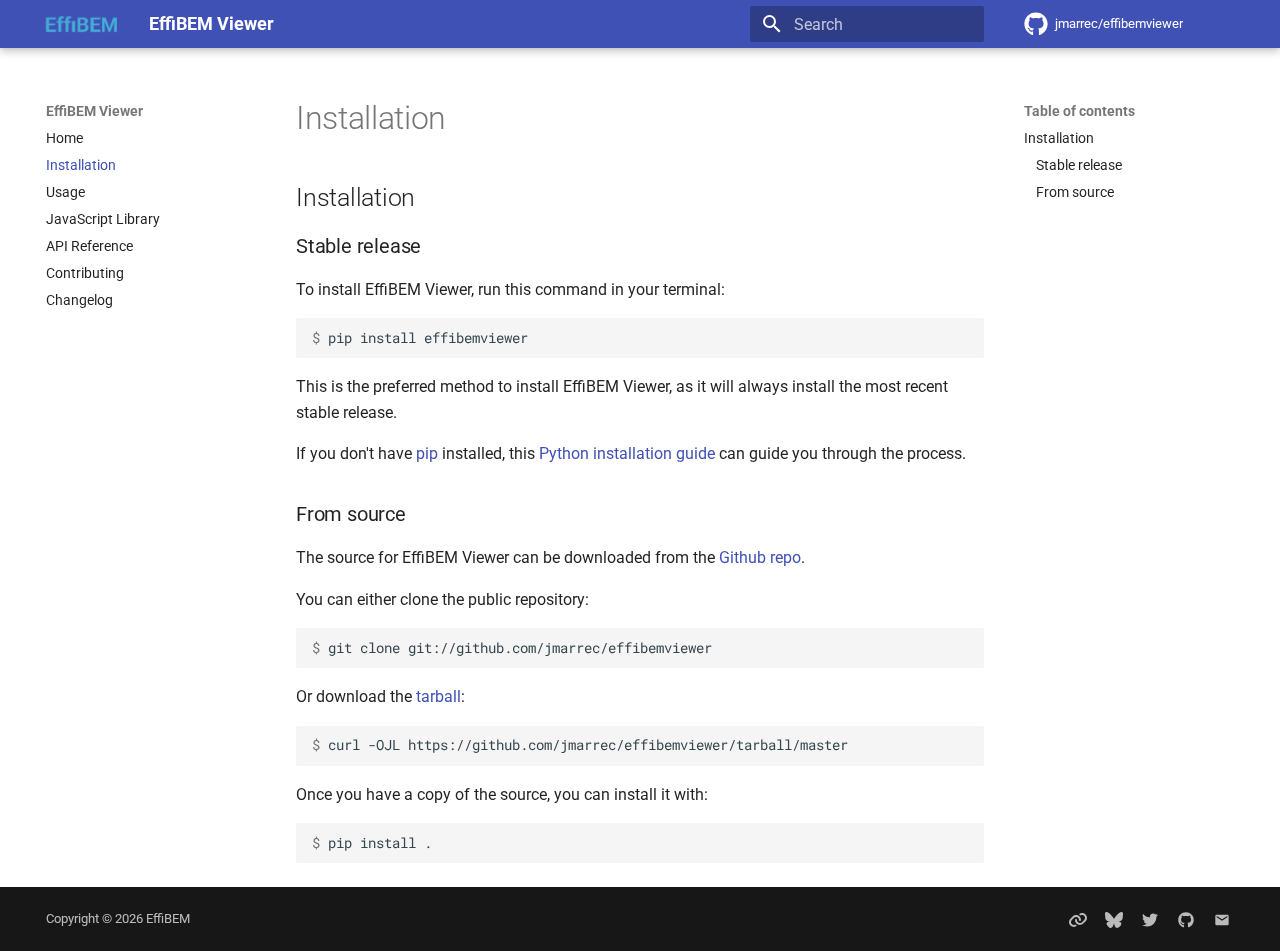
<file: installation/index.html>
<!doctype html>
<html lang="en" class="no-js">
  <head>
    
      <meta charset="utf-8">
      <meta name="viewport" content="width=device-width,initial-scale=1">
      
      
      
        <link rel="canonical" href="https://jmarrec.github.io/effibemviewer/installation/">
      
      
        <link rel="prev" href="..">
      
      
        <link rel="next" href="../usage/">
      
      
        
      
      
      <link rel="icon" href="../assets/favicon-96x96.png">
      <meta name="generator" content="mkdocs-1.6.1, mkdocs-material-9.7.1">
    
    
      
        <title>Installation - EffiBEM Viewer</title>
      
    
    
      <link rel="stylesheet" href="../assets/stylesheets/main.484c7ddc.min.css">
      
        
        <link rel="stylesheet" href="../assets/stylesheets/palette.ab4e12ef.min.css">
      
      


    
    
      
    
    
      
        
        
        <link rel="preconnect" href="https://fonts.gstatic.com" crossorigin>
        <link rel="stylesheet" href="https://fonts.googleapis.com/css?family=Roboto:300,300i,400,400i,700,700i%7CRoboto+Mono:400,400i,700,700i&display=fallback">
        <style>:root{--md-text-font:"Roboto";--md-code-font:"Roboto Mono"}</style>
      
    
    
      <link rel="stylesheet" href="../assets/_markdown_exec_pyodide.css">
    
      <link rel="stylesheet" href="../assets/_mkdocstrings.css">
    
    <script>__md_scope=new URL("..",location),__md_hash=e=>[...e].reduce(((e,_)=>(e<<5)-e+_.charCodeAt(0)),0),__md_get=(e,_=localStorage,t=__md_scope)=>JSON.parse(_.getItem(t.pathname+"."+e)),__md_set=(e,_,t=localStorage,a=__md_scope)=>{try{t.setItem(a.pathname+"."+e,JSON.stringify(_))}catch(e){}}</script>
    
      

    
    
  </head>
  
  
    
    
    
    
    
    <body dir="ltr" data-md-color-scheme="preference" data-md-color-primary="indigo" data-md-color-accent="indigo">
  
    
    <input class="md-toggle" data-md-toggle="drawer" type="checkbox" id="__drawer" autocomplete="off">
    <input class="md-toggle" data-md-toggle="search" type="checkbox" id="__search" autocomplete="off">
    <label class="md-overlay" for="__drawer"></label>
    <div data-md-component="skip">
      
        
        <a href="#Installation" class="md-skip">
          Skip to content
        </a>
      
    </div>
    <div data-md-component="announce">
      
    </div>
    
    
      

  

<header class="md-header md-header--shadow md-header--lifted" data-md-component="header">
  <nav class="md-header__inner md-grid" aria-label="Header">
    <a href=".." title="EffiBEM Viewer" class="md-header__button md-logo" aria-label="EffiBEM Viewer" data-md-component="logo">
      
  <img src="../assets/logo.png" alt="logo">

    </a>
    <label class="md-header__button md-icon" for="__drawer">
      
      <svg xmlns="http://www.w3.org/2000/svg" viewBox="0 0 24 24"><path d="M3 6h18v2H3zm0 5h18v2H3zm0 5h18v2H3z"/></svg>
    </label>
    <div class="md-header__title" data-md-component="header-title">
      <div class="md-header__ellipsis">
        <div class="md-header__topic">
          <span class="md-ellipsis">
            EffiBEM Viewer
          </span>
        </div>
        <div class="md-header__topic" data-md-component="header-topic">
          <span class="md-ellipsis">
            
              Installation
            
          </span>
        </div>
      </div>
    </div>
    
      
    
    
    
    
      
      
        <label class="md-header__button md-icon" for="__search">
          
          <svg xmlns="http://www.w3.org/2000/svg" viewBox="0 0 24 24"><path d="M9.5 3A6.5 6.5 0 0 1 16 9.5c0 1.61-.59 3.09-1.56 4.23l.27.27h.79l5 5-1.5 1.5-5-5v-.79l-.27-.27A6.52 6.52 0 0 1 9.5 16 6.5 6.5 0 0 1 3 9.5 6.5 6.5 0 0 1 9.5 3m0 2C7 5 5 7 5 9.5S7 14 9.5 14 14 12 14 9.5 12 5 9.5 5"/></svg>
        </label>
        <div class="md-search" data-md-component="search" role="dialog">
  <label class="md-search__overlay" for="__search"></label>
  <div class="md-search__inner" role="search">
    <form class="md-search__form" name="search">
      <input type="text" class="md-search__input" name="query" aria-label="Search" placeholder="Search" autocapitalize="off" autocorrect="off" autocomplete="off" spellcheck="false" data-md-component="search-query" required>
      <label class="md-search__icon md-icon" for="__search">
        
        <svg xmlns="http://www.w3.org/2000/svg" viewBox="0 0 24 24"><path d="M9.5 3A6.5 6.5 0 0 1 16 9.5c0 1.61-.59 3.09-1.56 4.23l.27.27h.79l5 5-1.5 1.5-5-5v-.79l-.27-.27A6.52 6.52 0 0 1 9.5 16 6.5 6.5 0 0 1 3 9.5 6.5 6.5 0 0 1 9.5 3m0 2C7 5 5 7 5 9.5S7 14 9.5 14 14 12 14 9.5 12 5 9.5 5"/></svg>
        
        <svg xmlns="http://www.w3.org/2000/svg" viewBox="0 0 24 24"><path d="M20 11v2H8l5.5 5.5-1.42 1.42L4.16 12l7.92-7.92L13.5 5.5 8 11z"/></svg>
      </label>
      <nav class="md-search__options" aria-label="Search">
        
        <button type="reset" class="md-search__icon md-icon" title="Clear" aria-label="Clear" tabindex="-1">
          
          <svg xmlns="http://www.w3.org/2000/svg" viewBox="0 0 24 24"><path d="M19 6.41 17.59 5 12 10.59 6.41 5 5 6.41 10.59 12 5 17.59 6.41 19 12 13.41 17.59 19 19 17.59 13.41 12z"/></svg>
        </button>
      </nav>
      
    </form>
    <div class="md-search__output">
      <div class="md-search__scrollwrap" tabindex="0" data-md-scrollfix>
        <div class="md-search-result" data-md-component="search-result">
          <div class="md-search-result__meta">
            Initializing search
          </div>
          <ol class="md-search-result__list" role="presentation"></ol>
        </div>
      </div>
    </div>
  </div>
</div>
      
    
    
      <div class="md-header__source">
        <a href="https://github.com/jmarrec/effibemviewer" title="Go to repository" class="md-source" data-md-component="source">
  <div class="md-source__icon md-icon">
    
    <svg xmlns="http://www.w3.org/2000/svg" viewBox="0 0 512 512"><!--! Font Awesome Free 7.1.0 by @fontawesome - https://fontawesome.com License - https://fontawesome.com/license/free (Icons: CC BY 4.0, Fonts: SIL OFL 1.1, Code: MIT License) Copyright 2025 Fonticons, Inc.--><path d="M173.9 397.4c0 2-2.3 3.6-5.2 3.6-3.3.3-5.6-1.3-5.6-3.6 0-2 2.3-3.6 5.2-3.6 3-.3 5.6 1.3 5.6 3.6m-31.1-4.5c-.7 2 1.3 4.3 4.3 4.9 2.6 1 5.6 0 6.2-2s-1.3-4.3-4.3-5.2c-2.6-.7-5.5.3-6.2 2.3m44.2-1.7c-2.9.7-4.9 2.6-4.6 4.9.3 2 2.9 3.3 5.9 2.6 2.9-.7 4.9-2.6 4.6-4.6-.3-1.9-3-3.2-5.9-2.9M252.8 8C114.1 8 8 113.3 8 252c0 110.9 69.8 205.8 169.5 239.2 12.8 2.3 17.3-5.6 17.3-12.1 0-6.2-.3-40.4-.3-61.4 0 0-70 15-84.7-29.8 0 0-11.4-29.1-27.8-36.6 0 0-22.9-15.7 1.6-15.4 0 0 24.9 2 38.6 25.8 21.9 38.6 58.6 27.5 72.9 20.9 2.3-16 8.8-27.1 16-33.7-55.9-6.2-112.3-14.3-112.3-110.5 0-27.5 7.6-41.3 23.6-58.9-2.6-6.5-11.1-33.3 2.6-67.9 20.9-6.5 69 27 69 27 20-5.6 41.5-8.5 62.8-8.5s42.8 2.9 62.8 8.5c0 0 48.1-33.6 69-27 13.7 34.7 5.2 61.4 2.6 67.9 16 17.7 25.8 31.5 25.8 58.9 0 96.5-58.9 104.2-114.8 110.5 9.2 7.9 17 22.9 17 46.4 0 33.7-.3 75.4-.3 83.6 0 6.5 4.6 14.4 17.3 12.1C436.2 457.8 504 362.9 504 252 504 113.3 391.5 8 252.8 8M105.2 352.9c-1.3 1-1 3.3.7 5.2 1.6 1.6 3.9 2.3 5.2 1 1.3-1 1-3.3-.7-5.2-1.6-1.6-3.9-2.3-5.2-1m-10.8-8.1c-.7 1.3.3 2.9 2.3 3.9 1.6 1 3.6.7 4.3-.7.7-1.3-.3-2.9-2.3-3.9-2-.6-3.6-.3-4.3.7m32.4 35.6c-1.6 1.3-1 4.3 1.3 6.2 2.3 2.3 5.2 2.6 6.5 1 1.3-1.3.7-4.3-1.3-6.2-2.2-2.3-5.2-2.6-6.5-1m-11.4-14.7c-1.6 1-1.6 3.6 0 5.9s4.3 3.3 5.6 2.3c1.6-1.3 1.6-3.9 0-6.2-1.4-2.3-4-3.3-5.6-2"/></svg>
  </div>
  <div class="md-source__repository">
    jmarrec/effibemviewer
  </div>
</a>
      </div>
    
  </nav>
  
    
  
</header>
    
    <div class="md-container" data-md-component="container">
      
      
        
      
      <main class="md-main" data-md-component="main">
        <div class="md-main__inner md-grid">
          
            
              
              <div class="md-sidebar md-sidebar--primary" data-md-component="sidebar" data-md-type="navigation" >
                <div class="md-sidebar__scrollwrap">
                  <div class="md-sidebar__inner">
                    



<nav class="md-nav md-nav--primary" aria-label="Navigation" data-md-level="0">
  <label class="md-nav__title" for="__drawer">
    <a href=".." title="EffiBEM Viewer" class="md-nav__button md-logo" aria-label="EffiBEM Viewer" data-md-component="logo">
      
  <img src="../assets/logo.png" alt="logo">

    </a>
    EffiBEM Viewer
  </label>
  
    <div class="md-nav__source">
      <a href="https://github.com/jmarrec/effibemviewer" title="Go to repository" class="md-source" data-md-component="source">
  <div class="md-source__icon md-icon">
    
    <svg xmlns="http://www.w3.org/2000/svg" viewBox="0 0 512 512"><!--! Font Awesome Free 7.1.0 by @fontawesome - https://fontawesome.com License - https://fontawesome.com/license/free (Icons: CC BY 4.0, Fonts: SIL OFL 1.1, Code: MIT License) Copyright 2025 Fonticons, Inc.--><path d="M173.9 397.4c0 2-2.3 3.6-5.2 3.6-3.3.3-5.6-1.3-5.6-3.6 0-2 2.3-3.6 5.2-3.6 3-.3 5.6 1.3 5.6 3.6m-31.1-4.5c-.7 2 1.3 4.3 4.3 4.9 2.6 1 5.6 0 6.2-2s-1.3-4.3-4.3-5.2c-2.6-.7-5.5.3-6.2 2.3m44.2-1.7c-2.9.7-4.9 2.6-4.6 4.9.3 2 2.9 3.3 5.9 2.6 2.9-.7 4.9-2.6 4.6-4.6-.3-1.9-3-3.2-5.9-2.9M252.8 8C114.1 8 8 113.3 8 252c0 110.9 69.8 205.8 169.5 239.2 12.8 2.3 17.3-5.6 17.3-12.1 0-6.2-.3-40.4-.3-61.4 0 0-70 15-84.7-29.8 0 0-11.4-29.1-27.8-36.6 0 0-22.9-15.7 1.6-15.4 0 0 24.9 2 38.6 25.8 21.9 38.6 58.6 27.5 72.9 20.9 2.3-16 8.8-27.1 16-33.7-55.9-6.2-112.3-14.3-112.3-110.5 0-27.5 7.6-41.3 23.6-58.9-2.6-6.5-11.1-33.3 2.6-67.9 20.9-6.5 69 27 69 27 20-5.6 41.5-8.5 62.8-8.5s42.8 2.9 62.8 8.5c0 0 48.1-33.6 69-27 13.7 34.7 5.2 61.4 2.6 67.9 16 17.7 25.8 31.5 25.8 58.9 0 96.5-58.9 104.2-114.8 110.5 9.2 7.9 17 22.9 17 46.4 0 33.7-.3 75.4-.3 83.6 0 6.5 4.6 14.4 17.3 12.1C436.2 457.8 504 362.9 504 252 504 113.3 391.5 8 252.8 8M105.2 352.9c-1.3 1-1 3.3.7 5.2 1.6 1.6 3.9 2.3 5.2 1 1.3-1 1-3.3-.7-5.2-1.6-1.6-3.9-2.3-5.2-1m-10.8-8.1c-.7 1.3.3 2.9 2.3 3.9 1.6 1 3.6.7 4.3-.7.7-1.3-.3-2.9-2.3-3.9-2-.6-3.6-.3-4.3.7m32.4 35.6c-1.6 1.3-1 4.3 1.3 6.2 2.3 2.3 5.2 2.6 6.5 1 1.3-1.3.7-4.3-1.3-6.2-2.2-2.3-5.2-2.6-6.5-1m-11.4-14.7c-1.6 1-1.6 3.6 0 5.9s4.3 3.3 5.6 2.3c1.6-1.3 1.6-3.9 0-6.2-1.4-2.3-4-3.3-5.6-2"/></svg>
  </div>
  <div class="md-source__repository">
    jmarrec/effibemviewer
  </div>
</a>
    </div>
  
  <ul class="md-nav__list" data-md-scrollfix>
    
      
      
  
  
  
  
    <li class="md-nav__item">
      <a href=".." class="md-nav__link">
        
  
  
  <span class="md-ellipsis">
    
  
    Home
  

    
  </span>
  
  

      </a>
    </li>
  

    
      
      
  
  
    
  
  
  
    <li class="md-nav__item md-nav__item--active">
      
      <input class="md-nav__toggle md-toggle" type="checkbox" id="__toc">
      
      
      
        <label class="md-nav__link md-nav__link--active" for="__toc">
          
  
  
  <span class="md-ellipsis">
    
  
    Installation
  

    
  </span>
  
  

          <span class="md-nav__icon md-icon"></span>
        </label>
      
      <a href="./" class="md-nav__link md-nav__link--active">
        
  
  
  <span class="md-ellipsis">
    
  
    Installation
  

    
  </span>
  
  

      </a>
      
        

<nav class="md-nav md-nav--secondary" aria-label="Table of contents">
  
  
  
  
    <label class="md-nav__title" for="__toc">
      <span class="md-nav__icon md-icon"></span>
      Table of contents
    </label>
    <ul class="md-nav__list" data-md-component="toc" data-md-scrollfix>
      
        <li class="md-nav__item">
  <a href="#Installation" class="md-nav__link">
    <span class="md-ellipsis">
      
        Installation
      
    </span>
  </a>
  
    <nav class="md-nav" aria-label="Installation">
      <ul class="md-nav__list">
        
          <li class="md-nav__item">
  <a href="#Stable-release" class="md-nav__link">
    <span class="md-ellipsis">
      
        Stable release
      
    </span>
  </a>
  
</li>
        
          <li class="md-nav__item">
  <a href="#From-source" class="md-nav__link">
    <span class="md-ellipsis">
      
        From source
      
    </span>
  </a>
  
</li>
        
      </ul>
    </nav>
  
</li>
      
    </ul>
  
</nav>
      
    </li>
  

    
      
      
  
  
  
  
    <li class="md-nav__item">
      <a href="../usage/" class="md-nav__link">
        
  
  
  <span class="md-ellipsis">
    
  
    Usage
  

    
  </span>
  
  

      </a>
    </li>
  

    
      
      
  
  
  
  
    <li class="md-nav__item">
      <a href="../javascript/" class="md-nav__link">
        
  
  
  <span class="md-ellipsis">
    
  
    JavaScript Library
  

    
  </span>
  
  

      </a>
    </li>
  

    
      
      
  
  
  
  
    <li class="md-nav__item">
      <a href="../api/" class="md-nav__link">
        
  
  
  <span class="md-ellipsis">
    
  
    API Reference
  

    
  </span>
  
  

      </a>
    </li>
  

    
      
      
  
  
  
  
    <li class="md-nav__item">
      <a href="../contributing/" class="md-nav__link">
        
  
  
  <span class="md-ellipsis">
    
  
    Contributing
  

    
  </span>
  
  

      </a>
    </li>
  

    
      
      
  
  
  
  
    <li class="md-nav__item">
      <a href="../changelog/" class="md-nav__link">
        
  
  
  <span class="md-ellipsis">
    
  
    Changelog
  

    
  </span>
  
  

      </a>
    </li>
  

    
  </ul>
</nav>
                  </div>
                </div>
              </div>
            
            
              
              <div class="md-sidebar md-sidebar--secondary" data-md-component="sidebar" data-md-type="toc" >
                <div class="md-sidebar__scrollwrap">
                  <div class="md-sidebar__inner">
                    

<nav class="md-nav md-nav--secondary" aria-label="Table of contents">
  
  
  
  
    <label class="md-nav__title" for="__toc">
      <span class="md-nav__icon md-icon"></span>
      Table of contents
    </label>
    <ul class="md-nav__list" data-md-component="toc" data-md-scrollfix>
      
        <li class="md-nav__item">
  <a href="#Installation" class="md-nav__link">
    <span class="md-ellipsis">
      
        Installation
      
    </span>
  </a>
  
    <nav class="md-nav" aria-label="Installation">
      <ul class="md-nav__list">
        
          <li class="md-nav__item">
  <a href="#Stable-release" class="md-nav__link">
    <span class="md-ellipsis">
      
        Stable release
      
    </span>
  </a>
  
</li>
        
          <li class="md-nav__item">
  <a href="#From-source" class="md-nav__link">
    <span class="md-ellipsis">
      
        From source
      
    </span>
  </a>
  
</li>
        
      </ul>
    </nav>
  
</li>
      
    </ul>
  
</nav>
                  </div>
                </div>
              </div>
            
          
          
            <div class="md-content" data-md-component="content">
              
              <article class="md-content__inner md-typeset">
                
                  


  
  


  <h1>Installation</h1>

<h2 id="Installation">Installation<a class="headerlink" href="#Installation" title="Permanent link">&para;</a></h2>
<h3 id="Stable-release">Stable release<a class="headerlink" href="#Stable-release" title="Permanent link">&para;</a></h3>
<p>To install EffiBEM Viewer, run this command in your
terminal:</p>
<div class="highlight"><pre><span></span><code><span class="gp">$ </span>pip<span class="w"> </span>install<span class="w"> </span>effibemviewer
</code></pre></div>
<p>This is the preferred method to install EffiBEM Viewer, as it will always install the most recent stable release.</p>
<p>If you don't have <a href="https://pip.pypa.io">pip</a> installed, this <a href="http://docs.python-guide.org/en/latest/starting/installation/">Python installation guide</a>
can guide you through the process.</p>
<h3 id="From-source">From source<a class="headerlink" href="#From-source" title="Permanent link">&para;</a></h3>
<p>The source for EffiBEM Viewer can be downloaded from
the <a href="https://github.com/jmarrec/effibemviewer">Github repo</a>.</p>
<p>You can either clone the public repository:</p>
<div class="highlight"><pre><span></span><code><span class="gp">$ </span>git<span class="w"> </span>clone<span class="w"> </span>git://github.com/jmarrec/effibemviewer
</code></pre></div>
<p>Or download the <a href="https://github.com/jmarrec/effibemviewer/tarball/master">tarball</a>:</p>
<div class="highlight"><pre><span></span><code><span class="gp">$ </span>curl<span class="w"> </span>-OJL<span class="w"> </span>https://github.com/jmarrec/effibemviewer/tarball/master
</code></pre></div>
<p>Once you have a copy of the source, you can install it with:</p>
<div class="highlight"><pre><span></span><code><span class="gp">$ </span>pip<span class="w"> </span>install<span class="w"> </span>.
</code></pre></div>












                
              </article>
            </div>
          
          
<script>var target=document.getElementById(location.hash.slice(1));target&&target.name&&(target.checked=target.name.startsWith("__tabbed_"))</script>
        </div>
        
      </main>
      
        <footer class="md-footer">
  
  <div class="md-footer-meta md-typeset">
    <div class="md-footer-meta__inner md-grid">
      <div class="md-copyright">
  
    <div class="md-copyright__highlight">
      Copyright &copy; 2026 <a href="https://effibem.com/">EffiBEM</a>
    </div>
  
  
</div>
      
        
<div class="md-social">
  
    
    
    
    
    <a href="https://effibem.com" target="_blank" rel="noopener" title="EffiBEM" class="md-social__link">
      <svg xmlns="http://www.w3.org/2000/svg" viewBox="0 0 576 512"><!--! Font Awesome Free 7.1.0 by @fontawesome - https://fontawesome.com License - https://fontawesome.com/license/free (Icons: CC BY 4.0, Fonts: SIL OFL 1.1, Code: MIT License) Copyright 2025 Fonticons, Inc.--><path d="M419.5 96c-16.6 0-32.7 4.5-46.8 12.7-15.8-16-34.2-29.4-54.5-39.5 28.2-24 64.1-37.2 101.3-37.2C505.9 32 576 102 576 188.5c0 41.5-16.5 81.3-45.8 110.6l-71.1 71.1C429.8 399.5 390 416 348.5 416 262.1 416 192 346 192 259.5c0-1.5 0-3 .1-4.5.5-17.7 15.2-31.6 32.9-31.1s31.6 15.2 31.1 32.9v2.6c0 51.1 41.4 92.5 92.5 92.5 24.5 0 48-9.7 65.4-27.1l71.1-71.1c17.3-17.3 27.1-40.9 27.1-65.4 0-51.1-41.4-92.5-92.5-92.5zm-144.3 77.3c-1.9-.8-3.8-1.9-5.5-3.1-12.6-6.5-27-10.2-42.1-10.2-24.5 0-48 9.7-65.4 27.1l-71.1 71.1C73.8 275.5 64 299.1 64 323.6c0 51.1 41.4 92.5 92.5 92.5 16.5 0 32.6-4.4 46.7-12.6 15.8 16 34.2 29.4 54.6 39.5-28.2 23.9-64 37.2-101.3 37.2C70.1 480.2 0 410.2 0 323.7c0-41.5 16.5-81.3 45.8-110.6l71.1-71.1c29.3-29.3 69.1-45.8 110.6-45.8 86.6 0 156.5 70.6 156.5 156.9v3.9c-.4 17.7-15.1 31.6-32.8 31.2s-31.6-15.1-31.2-32.8v-2.3c0-33.7-18-63.3-44.8-79.6z"/></svg>
    </a>
  
    
    
    
    
    <a href="https://bsky.app/profile/julienmarrec.bsky.social" target="_blank" rel="noopener" title="Bluesky" class="md-social__link">
      <svg xmlns="http://www.w3.org/2000/svg" viewBox="0 0 576 512"><!--! Font Awesome Free 7.1.0 by @fontawesome - https://fontawesome.com License - https://fontawesome.com/license/free (Icons: CC BY 4.0, Fonts: SIL OFL 1.1, Code: MIT License) Copyright 2025 Fonticons, Inc.--><path d="M407.8 294.7c-3.3-.4-6.7-.8-10-1.3 3.4.4 6.7.9 10 1.3M288 227.1c-26.1-50.7-97.1-145.2-163.1-191.8C61.6-9.4 37.5-1.7 21.6 5.5 3.3 13.8 0 41.9 0 58.4S9.1 194 15 213.9c19.5 65.7 89.1 87.9 153.2 80.7 3.3-.5 6.6-.9 10-1.4-3.3.5-6.6 1-10 1.4-93.9 14-177.3 48.2-67.9 169.9C220.6 589.1 265.1 437.8 288 361.1c22.9 76.7 49.2 222.5 185.6 103.4 102.4-103.4 28.1-156-65.8-169.9-3.3-.4-6.7-.8-10-1.3 3.4.4 6.7.9 10 1.3 64.1 7.1 133.6-15.1 153.2-80.7C566.9 194 576 75 576 58.4s-3.3-44.7-21.6-52.9c-15.8-7.1-40-14.9-103.2 29.8C385.1 81.9 314.1 176.4 288 227.1"/></svg>
    </a>
  
    
    
    
    
    <a href="https://x.com/MarrecJulien" target="_blank" rel="noopener" title="Tweet" class="md-social__link">
      <svg xmlns="http://www.w3.org/2000/svg" viewBox="0 0 512 512"><!--! Font Awesome Free 7.1.0 by @fontawesome - https://fontawesome.com License - https://fontawesome.com/license/free (Icons: CC BY 4.0, Fonts: SIL OFL 1.1, Code: MIT License) Copyright 2025 Fonticons, Inc.--><path d="M459.4 151.7c.3 4.5.3 9.1.3 13.6 0 138.7-105.6 298.6-298.6 298.6-59.5 0-114.7-17.2-161.1-47.1 8.4 1 16.6 1.3 25.3 1.3 49.1 0 94.2-16.6 130.3-44.8-46.1-1-84.8-31.2-98.1-72.8 6.5 1 13 1.6 19.8 1.6 9.4 0 18.8-1.3 27.6-3.6-48.1-9.7-84.1-52-84.1-103v-1.3c14 7.8 30.2 12.7 47.4 13.3-28.3-18.8-46.8-51-46.8-87.4 0-19.5 5.2-37.4 14.3-53C87.4 130.8 165 172.4 252.1 176.9c-1.6-7.8-2.6-15.9-2.6-24C249.5 95.1 296.3 48 354.4 48c30.2 0 57.5 12.7 76.7 33.1 23.7-4.5 46.5-13.3 66.6-25.3-7.8 24.4-24.4 44.8-46.1 57.8 21.1-2.3 41.6-8.1 60.4-16.2-14.3 20.8-32.2 39.3-52.6 54.3"/></svg>
    </a>
  
    
    
    
    
    <a href="https://github.com/jmarrec/geomeffibem" target="_blank" rel="noopener" title="Github" class="md-social__link">
      <svg xmlns="http://www.w3.org/2000/svg" viewBox="0 0 512 512"><!--! Font Awesome Free 7.1.0 by @fontawesome - https://fontawesome.com License - https://fontawesome.com/license/free (Icons: CC BY 4.0, Fonts: SIL OFL 1.1, Code: MIT License) Copyright 2025 Fonticons, Inc.--><path d="M173.9 397.4c0 2-2.3 3.6-5.2 3.6-3.3.3-5.6-1.3-5.6-3.6 0-2 2.3-3.6 5.2-3.6 3-.3 5.6 1.3 5.6 3.6m-31.1-4.5c-.7 2 1.3 4.3 4.3 4.9 2.6 1 5.6 0 6.2-2s-1.3-4.3-4.3-5.2c-2.6-.7-5.5.3-6.2 2.3m44.2-1.7c-2.9.7-4.9 2.6-4.6 4.9.3 2 2.9 3.3 5.9 2.6 2.9-.7 4.9-2.6 4.6-4.6-.3-1.9-3-3.2-5.9-2.9M252.8 8C114.1 8 8 113.3 8 252c0 110.9 69.8 205.8 169.5 239.2 12.8 2.3 17.3-5.6 17.3-12.1 0-6.2-.3-40.4-.3-61.4 0 0-70 15-84.7-29.8 0 0-11.4-29.1-27.8-36.6 0 0-22.9-15.7 1.6-15.4 0 0 24.9 2 38.6 25.8 21.9 38.6 58.6 27.5 72.9 20.9 2.3-16 8.8-27.1 16-33.7-55.9-6.2-112.3-14.3-112.3-110.5 0-27.5 7.6-41.3 23.6-58.9-2.6-6.5-11.1-33.3 2.6-67.9 20.9-6.5 69 27 69 27 20-5.6 41.5-8.5 62.8-8.5s42.8 2.9 62.8 8.5c0 0 48.1-33.6 69-27 13.7 34.7 5.2 61.4 2.6 67.9 16 17.7 25.8 31.5 25.8 58.9 0 96.5-58.9 104.2-114.8 110.5 9.2 7.9 17 22.9 17 46.4 0 33.7-.3 75.4-.3 83.6 0 6.5 4.6 14.4 17.3 12.1C436.2 457.8 504 362.9 504 252 504 113.3 391.5 8 252.8 8M105.2 352.9c-1.3 1-1 3.3.7 5.2 1.6 1.6 3.9 2.3 5.2 1 1.3-1 1-3.3-.7-5.2-1.6-1.6-3.9-2.3-5.2-1m-10.8-8.1c-.7 1.3.3 2.9 2.3 3.9 1.6 1 3.6.7 4.3-.7.7-1.3-.3-2.9-2.3-3.9-2-.6-3.6-.3-4.3.7m32.4 35.6c-1.6 1.3-1 4.3 1.3 6.2 2.3 2.3 5.2 2.6 6.5 1 1.3-1.3.7-4.3-1.3-6.2-2.2-2.3-5.2-2.6-6.5-1m-11.4-14.7c-1.6 1-1.6 3.6 0 5.9s4.3 3.3 5.6 2.3c1.6-1.3 1.6-3.9 0-6.2-1.4-2.3-4-3.3-5.6-2"/></svg>
    </a>
  
    
    
    
    
    <a href="mailto:contact@effibem.com" target="_blank" rel="noopener" title="" class="md-social__link">
      <svg xmlns="http://www.w3.org/2000/svg" viewBox="0 0 24 24"><path d="m20 8-8 5-8-5V6l8 5 8-5m0-2H4c-1.11 0-2 .89-2 2v12a2 2 0 0 0 2 2h16a2 2 0 0 0 2-2V6a2 2 0 0 0-2-2"/></svg>
    </a>
  
</div>
      
    </div>
  </div>
</footer>
      
    </div>
    <div class="md-dialog" data-md-component="dialog">
      <div class="md-dialog__inner md-typeset"></div>
    </div>
    
    
    
      
      
      <script id="__config" type="application/json">{"annotate": null, "base": "..", "features": ["navigation.indexes", "navigation.instant", "navigation.tabs.sticky"], "search": "../assets/javascripts/workers/search.2c215733.min.js", "tags": null, "translations": {"clipboard.copied": "Copied to clipboard", "clipboard.copy": "Copy to clipboard", "search.result.more.one": "1 more on this page", "search.result.more.other": "# more on this page", "search.result.none": "No matching documents", "search.result.one": "1 matching document", "search.result.other": "# matching documents", "search.result.placeholder": "Type to start searching", "search.result.term.missing": "Missing", "select.version": "Select version"}, "version": null}</script>
    
    
      <script src="../assets/javascripts/bundle.79ae519e.min.js"></script>
      
        <script src="../assets/_markdown_exec_pyodide.js"></script>
      
    
  </body>
</html>
</file>
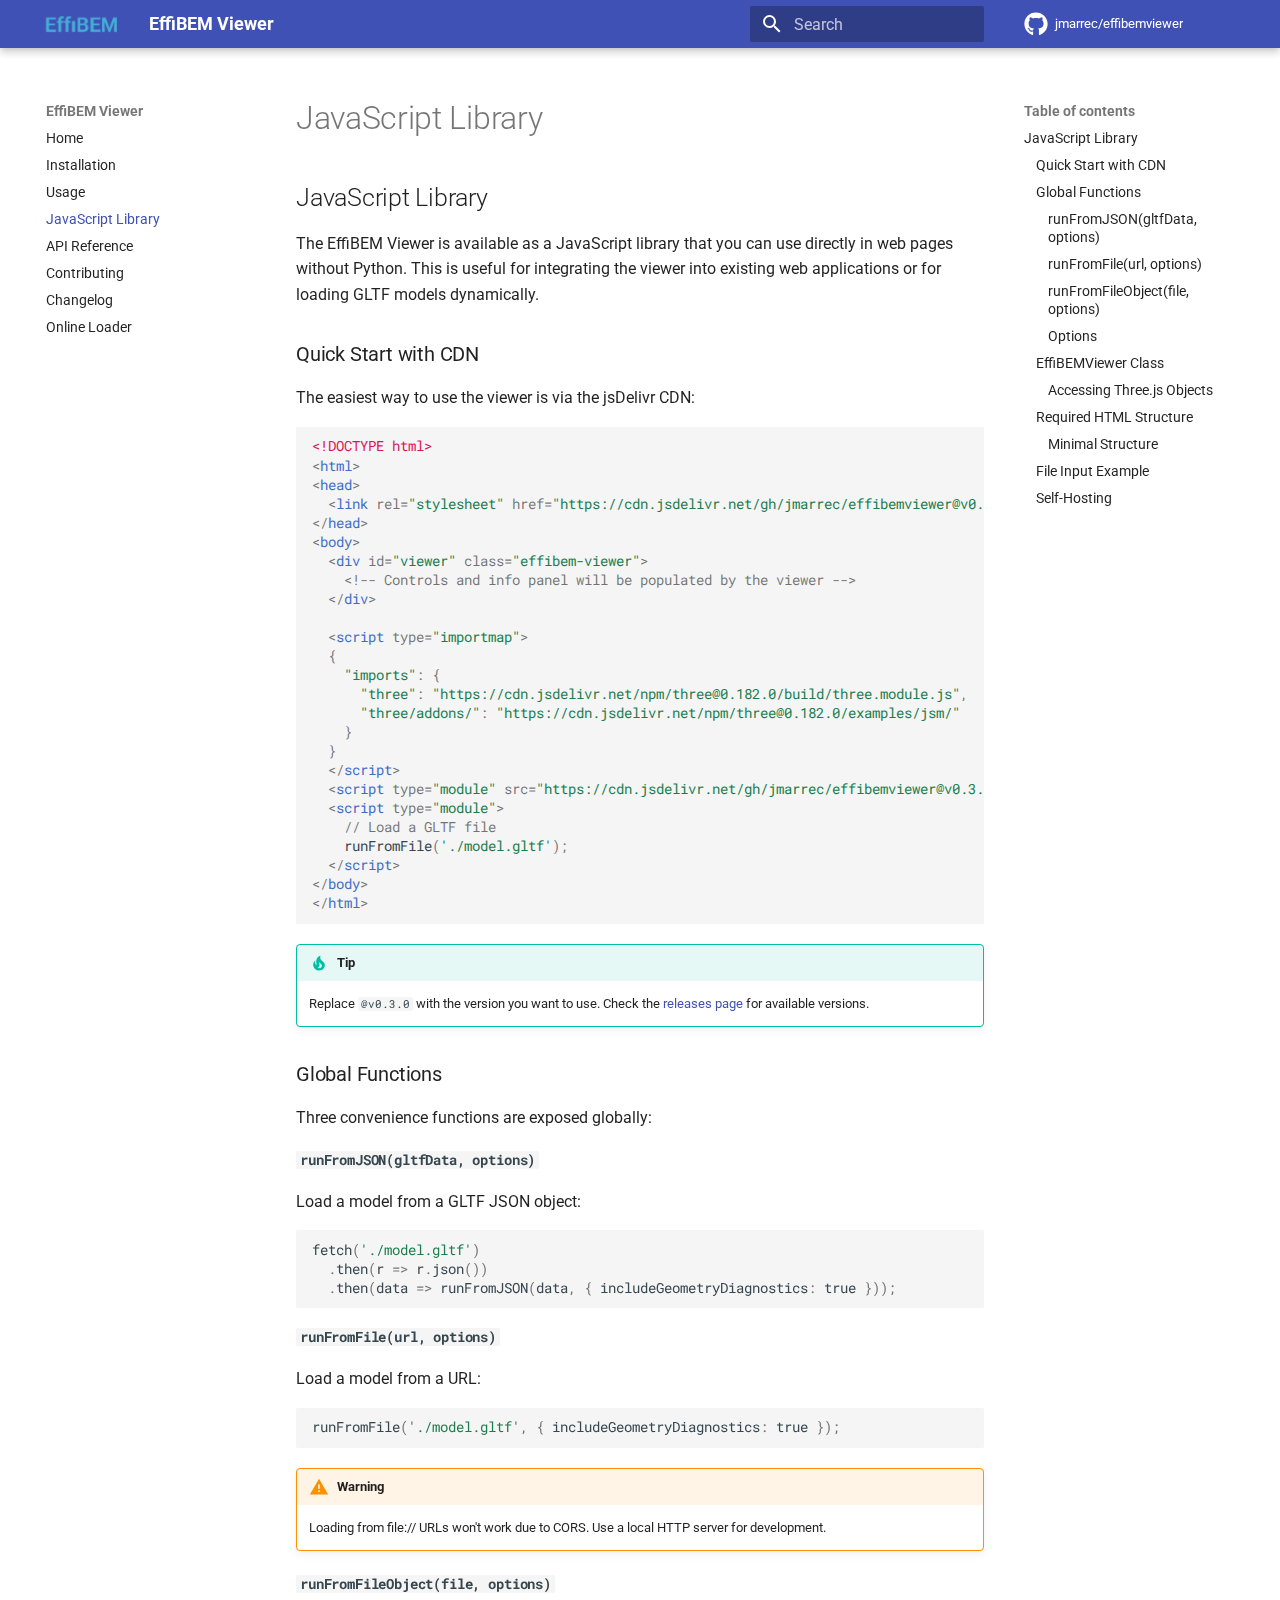
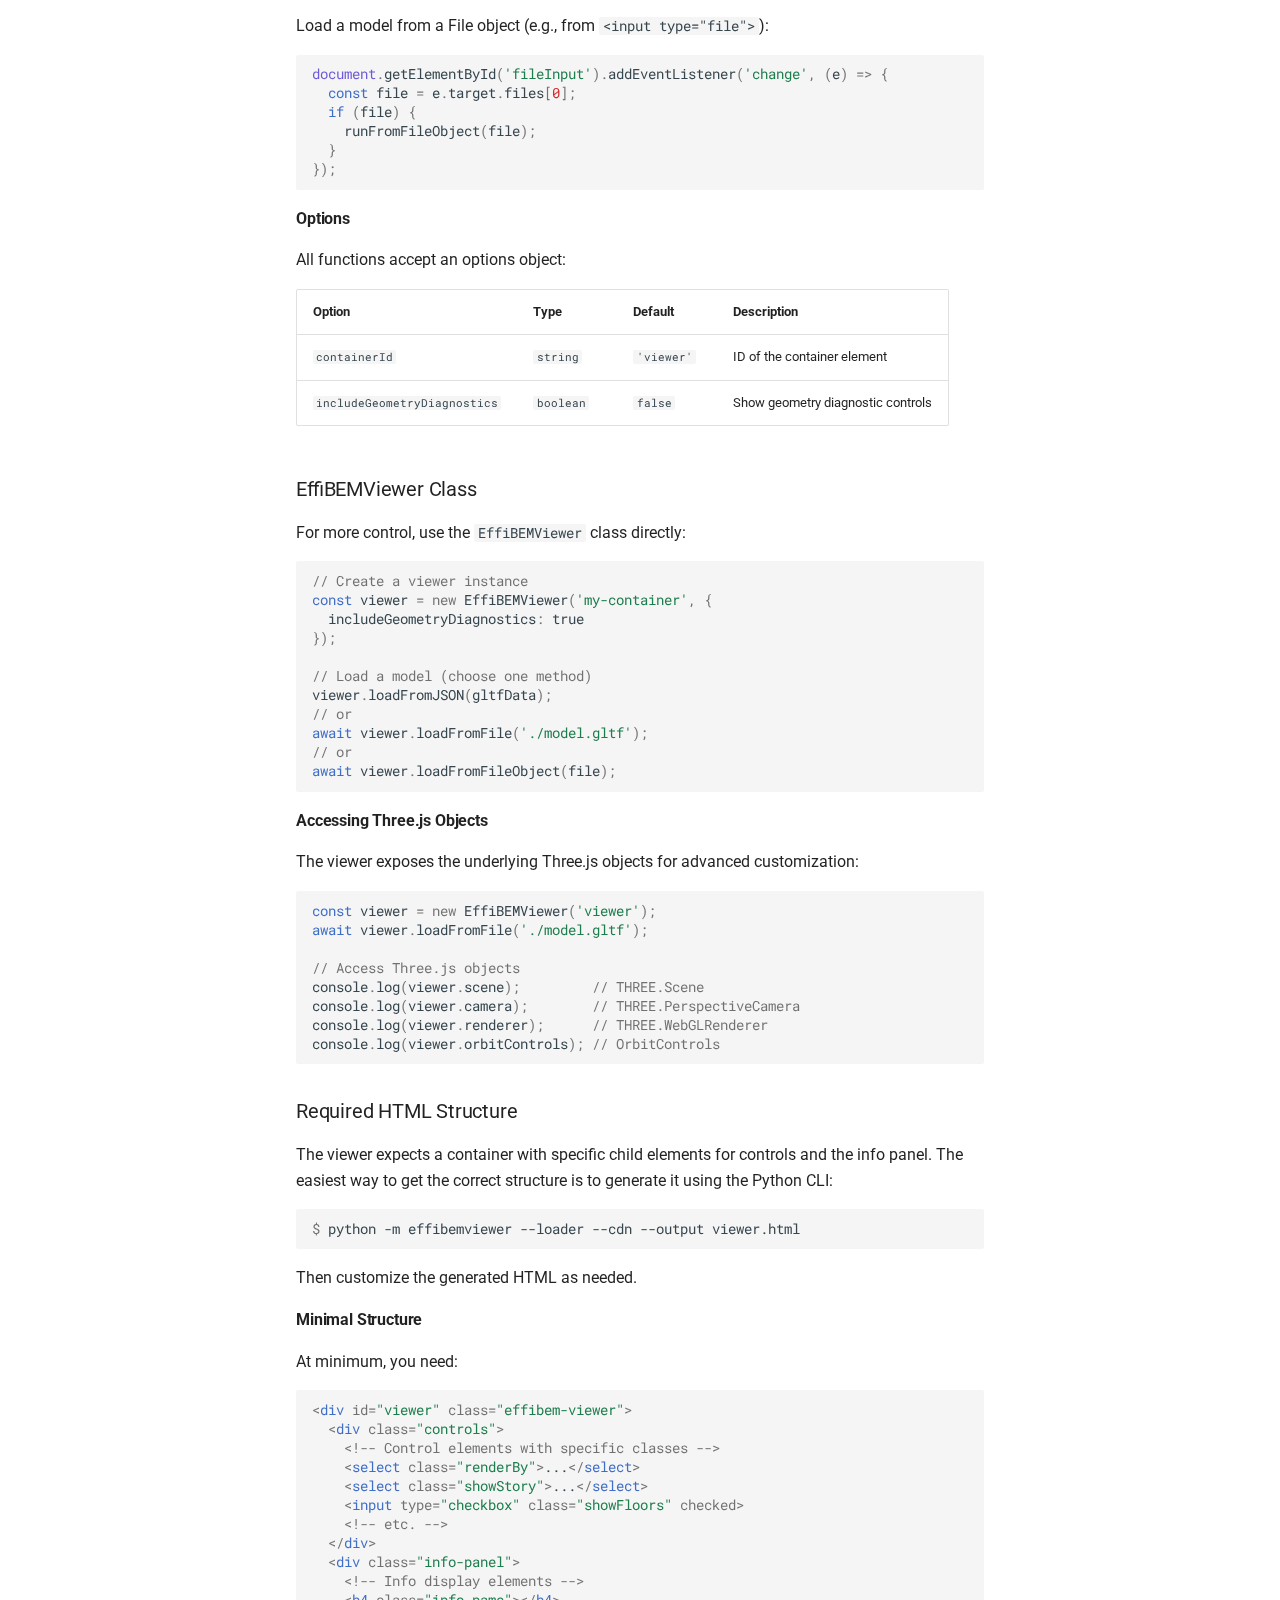
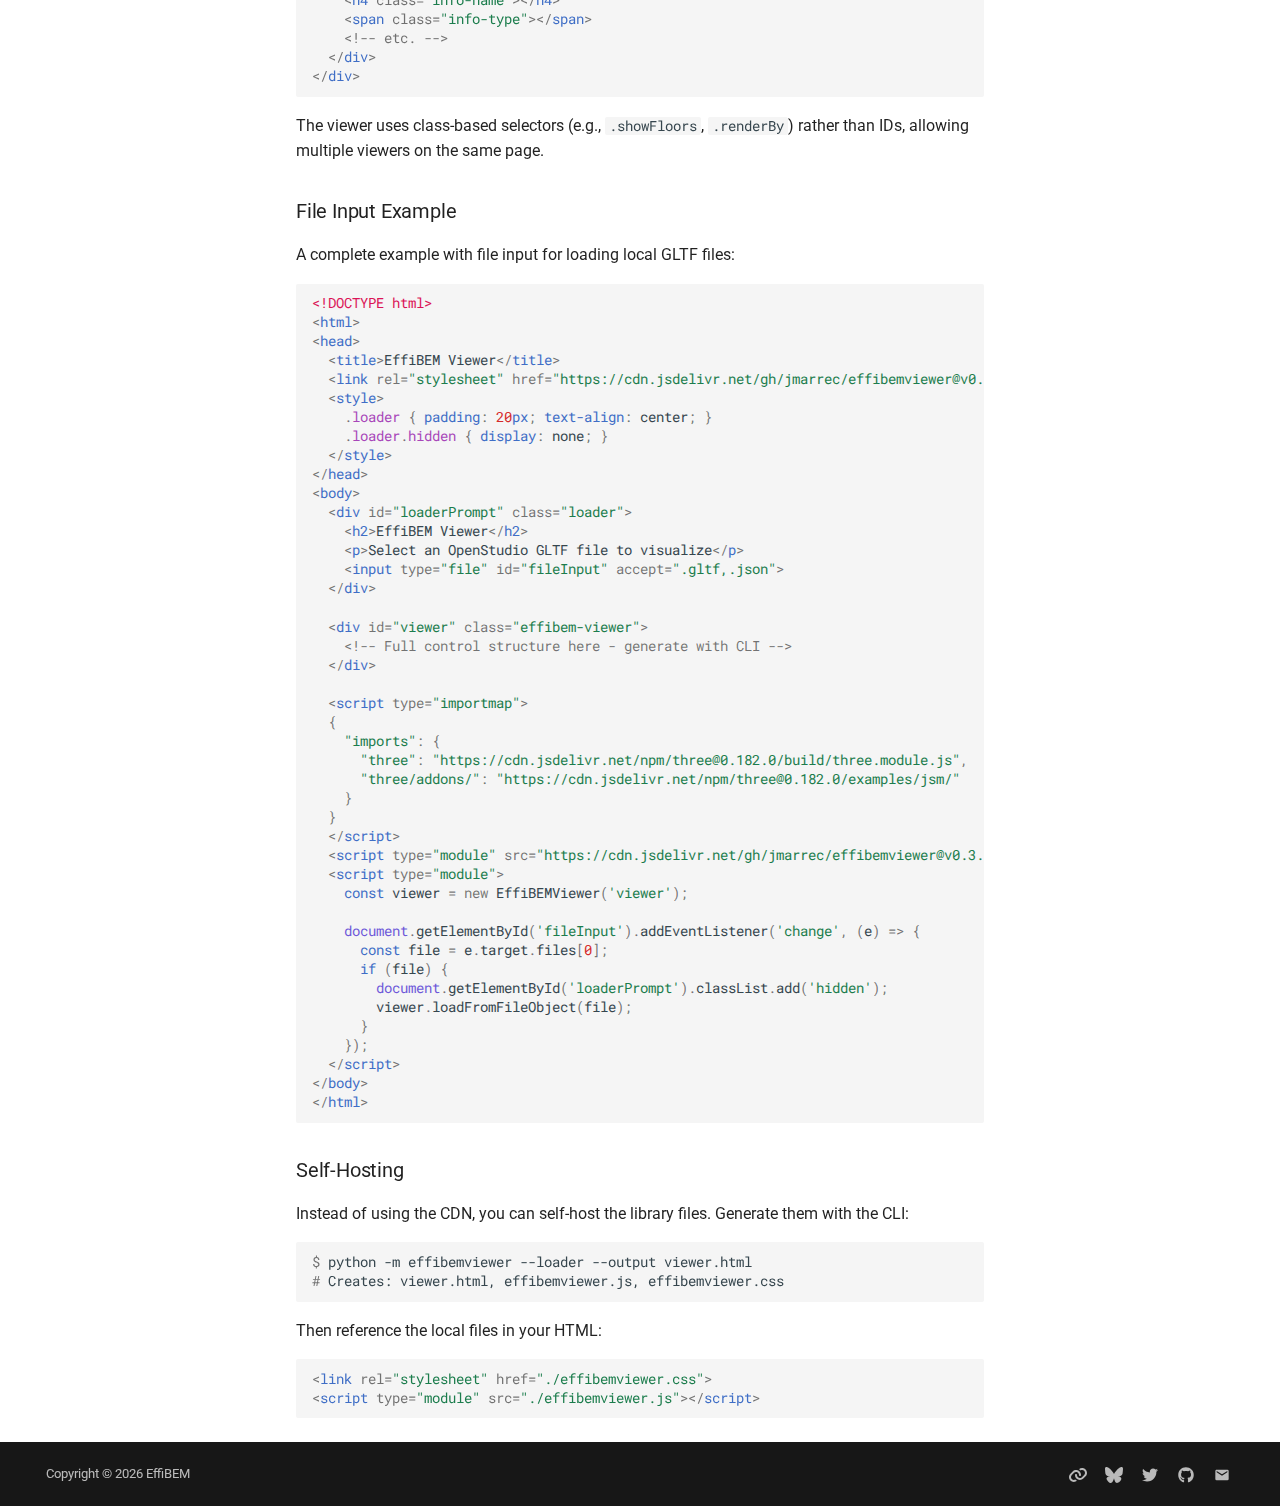
<file: javascript/index.html>
<!doctype html>
<html lang="en" class="no-js">
  <head>
    
      <meta charset="utf-8">
      <meta name="viewport" content="width=device-width,initial-scale=1">
      
      
      
        <link rel="canonical" href="https://jmarrec.github.io/effibemviewer/javascript/">
      
      
        <link rel="prev" href="../usage/">
      
      
        <link rel="next" href="../api/">
      
      
        
      
      
      <link rel="icon" href="../assets/favicon-96x96.png">
      <meta name="generator" content="mkdocs-1.6.1, mkdocs-material-9.7.1">
    
    
      
        <title>JavaScript Library - EffiBEM Viewer</title>
      
    
    
      <link rel="stylesheet" href="../assets/stylesheets/main.484c7ddc.min.css">
      
        
        <link rel="stylesheet" href="../assets/stylesheets/palette.ab4e12ef.min.css">
      
      


    
    
      
    
    
      
        
        
        <link rel="preconnect" href="https://fonts.gstatic.com" crossorigin>
        <link rel="stylesheet" href="https://fonts.googleapis.com/css?family=Roboto:300,300i,400,400i,700,700i%7CRoboto+Mono:400,400i,700,700i&display=fallback">
        <style>:root{--md-text-font:"Roboto";--md-code-font:"Roboto Mono"}</style>
      
    
    
      <link rel="stylesheet" href="../assets/_markdown_exec_pyodide.css">
    
      <link rel="stylesheet" href="../assets/_mkdocstrings.css">
    
    <script>__md_scope=new URL("..",location),__md_hash=e=>[...e].reduce(((e,_)=>(e<<5)-e+_.charCodeAt(0)),0),__md_get=(e,_=localStorage,t=__md_scope)=>JSON.parse(_.getItem(t.pathname+"."+e)),__md_set=(e,_,t=localStorage,a=__md_scope)=>{try{t.setItem(a.pathname+"."+e,JSON.stringify(_))}catch(e){}}</script>
    
      

    
    
  </head>
  
  
    
    
    
    
    
    <body dir="ltr" data-md-color-scheme="preference" data-md-color-primary="indigo" data-md-color-accent="indigo">
  
    
    <input class="md-toggle" data-md-toggle="drawer" type="checkbox" id="__drawer" autocomplete="off">
    <input class="md-toggle" data-md-toggle="search" type="checkbox" id="__search" autocomplete="off">
    <label class="md-overlay" for="__drawer"></label>
    <div data-md-component="skip">
      
        
        <a href="#JavaScript-Library" class="md-skip">
          Skip to content
        </a>
      
    </div>
    <div data-md-component="announce">
      
    </div>
    
    
      

  

<header class="md-header md-header--shadow md-header--lifted" data-md-component="header">
  <nav class="md-header__inner md-grid" aria-label="Header">
    <a href=".." title="EffiBEM Viewer" class="md-header__button md-logo" aria-label="EffiBEM Viewer" data-md-component="logo">
      
  <img src="../assets/logo.png" alt="logo">

    </a>
    <label class="md-header__button md-icon" for="__drawer">
      
      <svg xmlns="http://www.w3.org/2000/svg" viewBox="0 0 24 24"><path d="M3 6h18v2H3zm0 5h18v2H3zm0 5h18v2H3z"/></svg>
    </label>
    <div class="md-header__title" data-md-component="header-title">
      <div class="md-header__ellipsis">
        <div class="md-header__topic">
          <span class="md-ellipsis">
            EffiBEM Viewer
          </span>
        </div>
        <div class="md-header__topic" data-md-component="header-topic">
          <span class="md-ellipsis">
            
              JavaScript Library
            
          </span>
        </div>
      </div>
    </div>
    
      
    
    
    
    
      
      
        <label class="md-header__button md-icon" for="__search">
          
          <svg xmlns="http://www.w3.org/2000/svg" viewBox="0 0 24 24"><path d="M9.5 3A6.5 6.5 0 0 1 16 9.5c0 1.61-.59 3.09-1.56 4.23l.27.27h.79l5 5-1.5 1.5-5-5v-.79l-.27-.27A6.52 6.52 0 0 1 9.5 16 6.5 6.5 0 0 1 3 9.5 6.5 6.5 0 0 1 9.5 3m0 2C7 5 5 7 5 9.5S7 14 9.5 14 14 12 14 9.5 12 5 9.5 5"/></svg>
        </label>
        <div class="md-search" data-md-component="search" role="dialog">
  <label class="md-search__overlay" for="__search"></label>
  <div class="md-search__inner" role="search">
    <form class="md-search__form" name="search">
      <input type="text" class="md-search__input" name="query" aria-label="Search" placeholder="Search" autocapitalize="off" autocorrect="off" autocomplete="off" spellcheck="false" data-md-component="search-query" required>
      <label class="md-search__icon md-icon" for="__search">
        
        <svg xmlns="http://www.w3.org/2000/svg" viewBox="0 0 24 24"><path d="M9.5 3A6.5 6.5 0 0 1 16 9.5c0 1.61-.59 3.09-1.56 4.23l.27.27h.79l5 5-1.5 1.5-5-5v-.79l-.27-.27A6.52 6.52 0 0 1 9.5 16 6.5 6.5 0 0 1 3 9.5 6.5 6.5 0 0 1 9.5 3m0 2C7 5 5 7 5 9.5S7 14 9.5 14 14 12 14 9.5 12 5 9.5 5"/></svg>
        
        <svg xmlns="http://www.w3.org/2000/svg" viewBox="0 0 24 24"><path d="M20 11v2H8l5.5 5.5-1.42 1.42L4.16 12l7.92-7.92L13.5 5.5 8 11z"/></svg>
      </label>
      <nav class="md-search__options" aria-label="Search">
        
        <button type="reset" class="md-search__icon md-icon" title="Clear" aria-label="Clear" tabindex="-1">
          
          <svg xmlns="http://www.w3.org/2000/svg" viewBox="0 0 24 24"><path d="M19 6.41 17.59 5 12 10.59 6.41 5 5 6.41 10.59 12 5 17.59 6.41 19 12 13.41 17.59 19 19 17.59 13.41 12z"/></svg>
        </button>
      </nav>
      
    </form>
    <div class="md-search__output">
      <div class="md-search__scrollwrap" tabindex="0" data-md-scrollfix>
        <div class="md-search-result" data-md-component="search-result">
          <div class="md-search-result__meta">
            Initializing search
          </div>
          <ol class="md-search-result__list" role="presentation"></ol>
        </div>
      </div>
    </div>
  </div>
</div>
      
    
    
      <div class="md-header__source">
        <a href="https://github.com/jmarrec/effibemviewer" title="Go to repository" class="md-source" data-md-component="source">
  <div class="md-source__icon md-icon">
    
    <svg xmlns="http://www.w3.org/2000/svg" viewBox="0 0 512 512"><!--! Font Awesome Free 7.1.0 by @fontawesome - https://fontawesome.com License - https://fontawesome.com/license/free (Icons: CC BY 4.0, Fonts: SIL OFL 1.1, Code: MIT License) Copyright 2025 Fonticons, Inc.--><path d="M173.9 397.4c0 2-2.3 3.6-5.2 3.6-3.3.3-5.6-1.3-5.6-3.6 0-2 2.3-3.6 5.2-3.6 3-.3 5.6 1.3 5.6 3.6m-31.1-4.5c-.7 2 1.3 4.3 4.3 4.9 2.6 1 5.6 0 6.2-2s-1.3-4.3-4.3-5.2c-2.6-.7-5.5.3-6.2 2.3m44.2-1.7c-2.9.7-4.9 2.6-4.6 4.9.3 2 2.9 3.3 5.9 2.6 2.9-.7 4.9-2.6 4.6-4.6-.3-1.9-3-3.2-5.9-2.9M252.8 8C114.1 8 8 113.3 8 252c0 110.9 69.8 205.8 169.5 239.2 12.8 2.3 17.3-5.6 17.3-12.1 0-6.2-.3-40.4-.3-61.4 0 0-70 15-84.7-29.8 0 0-11.4-29.1-27.8-36.6 0 0-22.9-15.7 1.6-15.4 0 0 24.9 2 38.6 25.8 21.9 38.6 58.6 27.5 72.9 20.9 2.3-16 8.8-27.1 16-33.7-55.9-6.2-112.3-14.3-112.3-110.5 0-27.5 7.6-41.3 23.6-58.9-2.6-6.5-11.1-33.3 2.6-67.9 20.9-6.5 69 27 69 27 20-5.6 41.5-8.5 62.8-8.5s42.8 2.9 62.8 8.5c0 0 48.1-33.6 69-27 13.7 34.7 5.2 61.4 2.6 67.9 16 17.7 25.8 31.5 25.8 58.9 0 96.5-58.9 104.2-114.8 110.5 9.2 7.9 17 22.9 17 46.4 0 33.7-.3 75.4-.3 83.6 0 6.5 4.6 14.4 17.3 12.1C436.2 457.8 504 362.9 504 252 504 113.3 391.5 8 252.8 8M105.2 352.9c-1.3 1-1 3.3.7 5.2 1.6 1.6 3.9 2.3 5.2 1 1.3-1 1-3.3-.7-5.2-1.6-1.6-3.9-2.3-5.2-1m-10.8-8.1c-.7 1.3.3 2.9 2.3 3.9 1.6 1 3.6.7 4.3-.7.7-1.3-.3-2.9-2.3-3.9-2-.6-3.6-.3-4.3.7m32.4 35.6c-1.6 1.3-1 4.3 1.3 6.2 2.3 2.3 5.2 2.6 6.5 1 1.3-1.3.7-4.3-1.3-6.2-2.2-2.3-5.2-2.6-6.5-1m-11.4-14.7c-1.6 1-1.6 3.6 0 5.9s4.3 3.3 5.6 2.3c1.6-1.3 1.6-3.9 0-6.2-1.4-2.3-4-3.3-5.6-2"/></svg>
  </div>
  <div class="md-source__repository">
    jmarrec/effibemviewer
  </div>
</a>
      </div>
    
  </nav>
  
    
  
</header>
    
    <div class="md-container" data-md-component="container">
      
      
        
      
      <main class="md-main" data-md-component="main">
        <div class="md-main__inner md-grid">
          
            
              
              <div class="md-sidebar md-sidebar--primary" data-md-component="sidebar" data-md-type="navigation" >
                <div class="md-sidebar__scrollwrap">
                  <div class="md-sidebar__inner">
                    



<nav class="md-nav md-nav--primary" aria-label="Navigation" data-md-level="0">
  <label class="md-nav__title" for="__drawer">
    <a href=".." title="EffiBEM Viewer" class="md-nav__button md-logo" aria-label="EffiBEM Viewer" data-md-component="logo">
      
  <img src="../assets/logo.png" alt="logo">

    </a>
    EffiBEM Viewer
  </label>
  
    <div class="md-nav__source">
      <a href="https://github.com/jmarrec/effibemviewer" title="Go to repository" class="md-source" data-md-component="source">
  <div class="md-source__icon md-icon">
    
    <svg xmlns="http://www.w3.org/2000/svg" viewBox="0 0 512 512"><!--! Font Awesome Free 7.1.0 by @fontawesome - https://fontawesome.com License - https://fontawesome.com/license/free (Icons: CC BY 4.0, Fonts: SIL OFL 1.1, Code: MIT License) Copyright 2025 Fonticons, Inc.--><path d="M173.9 397.4c0 2-2.3 3.6-5.2 3.6-3.3.3-5.6-1.3-5.6-3.6 0-2 2.3-3.6 5.2-3.6 3-.3 5.6 1.3 5.6 3.6m-31.1-4.5c-.7 2 1.3 4.3 4.3 4.9 2.6 1 5.6 0 6.2-2s-1.3-4.3-4.3-5.2c-2.6-.7-5.5.3-6.2 2.3m44.2-1.7c-2.9.7-4.9 2.6-4.6 4.9.3 2 2.9 3.3 5.9 2.6 2.9-.7 4.9-2.6 4.6-4.6-.3-1.9-3-3.2-5.9-2.9M252.8 8C114.1 8 8 113.3 8 252c0 110.9 69.8 205.8 169.5 239.2 12.8 2.3 17.3-5.6 17.3-12.1 0-6.2-.3-40.4-.3-61.4 0 0-70 15-84.7-29.8 0 0-11.4-29.1-27.8-36.6 0 0-22.9-15.7 1.6-15.4 0 0 24.9 2 38.6 25.8 21.9 38.6 58.6 27.5 72.9 20.9 2.3-16 8.8-27.1 16-33.7-55.9-6.2-112.3-14.3-112.3-110.5 0-27.5 7.6-41.3 23.6-58.9-2.6-6.5-11.1-33.3 2.6-67.9 20.9-6.5 69 27 69 27 20-5.6 41.5-8.5 62.8-8.5s42.8 2.9 62.8 8.5c0 0 48.1-33.6 69-27 13.7 34.7 5.2 61.4 2.6 67.9 16 17.7 25.8 31.5 25.8 58.9 0 96.5-58.9 104.2-114.8 110.5 9.2 7.9 17 22.9 17 46.4 0 33.7-.3 75.4-.3 83.6 0 6.5 4.6 14.4 17.3 12.1C436.2 457.8 504 362.9 504 252 504 113.3 391.5 8 252.8 8M105.2 352.9c-1.3 1-1 3.3.7 5.2 1.6 1.6 3.9 2.3 5.2 1 1.3-1 1-3.3-.7-5.2-1.6-1.6-3.9-2.3-5.2-1m-10.8-8.1c-.7 1.3.3 2.9 2.3 3.9 1.6 1 3.6.7 4.3-.7.7-1.3-.3-2.9-2.3-3.9-2-.6-3.6-.3-4.3.7m32.4 35.6c-1.6 1.3-1 4.3 1.3 6.2 2.3 2.3 5.2 2.6 6.5 1 1.3-1.3.7-4.3-1.3-6.2-2.2-2.3-5.2-2.6-6.5-1m-11.4-14.7c-1.6 1-1.6 3.6 0 5.9s4.3 3.3 5.6 2.3c1.6-1.3 1.6-3.9 0-6.2-1.4-2.3-4-3.3-5.6-2"/></svg>
  </div>
  <div class="md-source__repository">
    jmarrec/effibemviewer
  </div>
</a>
    </div>
  
  <ul class="md-nav__list" data-md-scrollfix>
    
      
      
  
  
  
  
    <li class="md-nav__item">
      <a href=".." class="md-nav__link">
        
  
  
  <span class="md-ellipsis">
    
  
    Home
  

    
  </span>
  
  

      </a>
    </li>
  

    
      
      
  
  
  
  
    <li class="md-nav__item">
      <a href="../installation/" class="md-nav__link">
        
  
  
  <span class="md-ellipsis">
    
  
    Installation
  

    
  </span>
  
  

      </a>
    </li>
  

    
      
      
  
  
  
  
    <li class="md-nav__item">
      <a href="../usage/" class="md-nav__link">
        
  
  
  <span class="md-ellipsis">
    
  
    Usage
  

    
  </span>
  
  

      </a>
    </li>
  

    
      
      
  
  
    
  
  
  
    <li class="md-nav__item md-nav__item--active">
      
      <input class="md-nav__toggle md-toggle" type="checkbox" id="__toc">
      
      
      
        <label class="md-nav__link md-nav__link--active" for="__toc">
          
  
  
  <span class="md-ellipsis">
    
  
    JavaScript Library
  

    
  </span>
  
  

          <span class="md-nav__icon md-icon"></span>
        </label>
      
      <a href="./" class="md-nav__link md-nav__link--active">
        
  
  
  <span class="md-ellipsis">
    
  
    JavaScript Library
  

    
  </span>
  
  

      </a>
      
        

<nav class="md-nav md-nav--secondary" aria-label="Table of contents">
  
  
  
  
    <label class="md-nav__title" for="__toc">
      <span class="md-nav__icon md-icon"></span>
      Table of contents
    </label>
    <ul class="md-nav__list" data-md-component="toc" data-md-scrollfix>
      
        <li class="md-nav__item">
  <a href="#JavaScript-Library" class="md-nav__link">
    <span class="md-ellipsis">
      
        JavaScript Library
      
    </span>
  </a>
  
    <nav class="md-nav" aria-label="JavaScript Library">
      <ul class="md-nav__list">
        
          <li class="md-nav__item">
  <a href="#Quick-Start-with-CDN" class="md-nav__link">
    <span class="md-ellipsis">
      
        Quick Start with CDN
      
    </span>
  </a>
  
</li>
        
          <li class="md-nav__item">
  <a href="#Global-Functions" class="md-nav__link">
    <span class="md-ellipsis">
      
        Global Functions
      
    </span>
  </a>
  
    <nav class="md-nav" aria-label="Global Functions">
      <ul class="md-nav__list">
        
          <li class="md-nav__item">
  <a href="#runFromJSONgltfData-options" class="md-nav__link">
    <span class="md-ellipsis">
      
        runFromJSON(gltfData, options)
      
    </span>
  </a>
  
</li>
        
          <li class="md-nav__item">
  <a href="#runFromFileurl-options" class="md-nav__link">
    <span class="md-ellipsis">
      
        runFromFile(url, options)
      
    </span>
  </a>
  
</li>
        
          <li class="md-nav__item">
  <a href="#runFromFileObjectfile-options" class="md-nav__link">
    <span class="md-ellipsis">
      
        runFromFileObject(file, options)
      
    </span>
  </a>
  
</li>
        
          <li class="md-nav__item">
  <a href="#Options" class="md-nav__link">
    <span class="md-ellipsis">
      
        Options
      
    </span>
  </a>
  
</li>
        
      </ul>
    </nav>
  
</li>
        
          <li class="md-nav__item">
  <a href="#EffiBEMViewer-Class" class="md-nav__link">
    <span class="md-ellipsis">
      
        EffiBEMViewer Class
      
    </span>
  </a>
  
    <nav class="md-nav" aria-label="EffiBEMViewer Class">
      <ul class="md-nav__list">
        
          <li class="md-nav__item">
  <a href="#Accessing-Threejs-Objects" class="md-nav__link">
    <span class="md-ellipsis">
      
        Accessing Three.js Objects
      
    </span>
  </a>
  
</li>
        
      </ul>
    </nav>
  
</li>
        
          <li class="md-nav__item">
  <a href="#Required-HTML-Structure" class="md-nav__link">
    <span class="md-ellipsis">
      
        Required HTML Structure
      
    </span>
  </a>
  
    <nav class="md-nav" aria-label="Required HTML Structure">
      <ul class="md-nav__list">
        
          <li class="md-nav__item">
  <a href="#Minimal-Structure" class="md-nav__link">
    <span class="md-ellipsis">
      
        Minimal Structure
      
    </span>
  </a>
  
</li>
        
      </ul>
    </nav>
  
</li>
        
          <li class="md-nav__item">
  <a href="#File-Input-Example" class="md-nav__link">
    <span class="md-ellipsis">
      
        File Input Example
      
    </span>
  </a>
  
</li>
        
          <li class="md-nav__item">
  <a href="#Self-Hosting" class="md-nav__link">
    <span class="md-ellipsis">
      
        Self-Hosting
      
    </span>
  </a>
  
</li>
        
      </ul>
    </nav>
  
</li>
      
    </ul>
  
</nav>
      
    </li>
  

    
      
      
  
  
  
  
    <li class="md-nav__item">
      <a href="../api/" class="md-nav__link">
        
  
  
  <span class="md-ellipsis">
    
  
    API Reference
  

    
  </span>
  
  

      </a>
    </li>
  

    
      
      
  
  
  
  
    <li class="md-nav__item">
      <a href="../contributing/" class="md-nav__link">
        
  
  
  <span class="md-ellipsis">
    
  
    Contributing
  

    
  </span>
  
  

      </a>
    </li>
  

    
      
      
  
  
  
  
    <li class="md-nav__item">
      <a href="../changelog/" class="md-nav__link">
        
  
  
  <span class="md-ellipsis">
    
  
    Changelog
  

    
  </span>
  
  

      </a>
    </li>
  

    
      
      
  
  
  
  
    <li class="md-nav__item">
      <a href="../online-loader/" class="md-nav__link">
        
  
  
  <span class="md-ellipsis">
    
  
    Online Loader
  

    
  </span>
  
  

      </a>
    </li>
  

    
  </ul>
</nav>
                  </div>
                </div>
              </div>
            
            
              
              <div class="md-sidebar md-sidebar--secondary" data-md-component="sidebar" data-md-type="toc" >
                <div class="md-sidebar__scrollwrap">
                  <div class="md-sidebar__inner">
                    

<nav class="md-nav md-nav--secondary" aria-label="Table of contents">
  
  
  
  
    <label class="md-nav__title" for="__toc">
      <span class="md-nav__icon md-icon"></span>
      Table of contents
    </label>
    <ul class="md-nav__list" data-md-component="toc" data-md-scrollfix>
      
        <li class="md-nav__item">
  <a href="#JavaScript-Library" class="md-nav__link">
    <span class="md-ellipsis">
      
        JavaScript Library
      
    </span>
  </a>
  
    <nav class="md-nav" aria-label="JavaScript Library">
      <ul class="md-nav__list">
        
          <li class="md-nav__item">
  <a href="#Quick-Start-with-CDN" class="md-nav__link">
    <span class="md-ellipsis">
      
        Quick Start with CDN
      
    </span>
  </a>
  
</li>
        
          <li class="md-nav__item">
  <a href="#Global-Functions" class="md-nav__link">
    <span class="md-ellipsis">
      
        Global Functions
      
    </span>
  </a>
  
    <nav class="md-nav" aria-label="Global Functions">
      <ul class="md-nav__list">
        
          <li class="md-nav__item">
  <a href="#runFromJSONgltfData-options" class="md-nav__link">
    <span class="md-ellipsis">
      
        runFromJSON(gltfData, options)
      
    </span>
  </a>
  
</li>
        
          <li class="md-nav__item">
  <a href="#runFromFileurl-options" class="md-nav__link">
    <span class="md-ellipsis">
      
        runFromFile(url, options)
      
    </span>
  </a>
  
</li>
        
          <li class="md-nav__item">
  <a href="#runFromFileObjectfile-options" class="md-nav__link">
    <span class="md-ellipsis">
      
        runFromFileObject(file, options)
      
    </span>
  </a>
  
</li>
        
          <li class="md-nav__item">
  <a href="#Options" class="md-nav__link">
    <span class="md-ellipsis">
      
        Options
      
    </span>
  </a>
  
</li>
        
      </ul>
    </nav>
  
</li>
        
          <li class="md-nav__item">
  <a href="#EffiBEMViewer-Class" class="md-nav__link">
    <span class="md-ellipsis">
      
        EffiBEMViewer Class
      
    </span>
  </a>
  
    <nav class="md-nav" aria-label="EffiBEMViewer Class">
      <ul class="md-nav__list">
        
          <li class="md-nav__item">
  <a href="#Accessing-Threejs-Objects" class="md-nav__link">
    <span class="md-ellipsis">
      
        Accessing Three.js Objects
      
    </span>
  </a>
  
</li>
        
      </ul>
    </nav>
  
</li>
        
          <li class="md-nav__item">
  <a href="#Required-HTML-Structure" class="md-nav__link">
    <span class="md-ellipsis">
      
        Required HTML Structure
      
    </span>
  </a>
  
    <nav class="md-nav" aria-label="Required HTML Structure">
      <ul class="md-nav__list">
        
          <li class="md-nav__item">
  <a href="#Minimal-Structure" class="md-nav__link">
    <span class="md-ellipsis">
      
        Minimal Structure
      
    </span>
  </a>
  
</li>
        
      </ul>
    </nav>
  
</li>
        
          <li class="md-nav__item">
  <a href="#File-Input-Example" class="md-nav__link">
    <span class="md-ellipsis">
      
        File Input Example
      
    </span>
  </a>
  
</li>
        
          <li class="md-nav__item">
  <a href="#Self-Hosting" class="md-nav__link">
    <span class="md-ellipsis">
      
        Self-Hosting
      
    </span>
  </a>
  
</li>
        
      </ul>
    </nav>
  
</li>
      
    </ul>
  
</nav>
                  </div>
                </div>
              </div>
            
          
          
            <div class="md-content" data-md-component="content">
              
              <article class="md-content__inner md-typeset">
                
                  


  
  


  <h1>JavaScript Library</h1>

<h2 id="JavaScript-Library">JavaScript Library<a class="headerlink" href="#JavaScript-Library" title="Permanent link">&para;</a></h2>
<p>The EffiBEM Viewer is available as a JavaScript library that you can use directly in web pages without Python. This is useful for integrating the viewer into existing web applications or for loading GLTF models dynamically.</p>
<h3 id="Quick-Start-with-CDN">Quick Start with CDN<a class="headerlink" href="#Quick-Start-with-CDN" title="Permanent link">&para;</a></h3>
<p>The easiest way to use the viewer is via the jsDelivr CDN:</p>
<div class="highlight"><pre><span></span><code><span class="cp">&lt;!DOCTYPE html&gt;</span>
<span class="p">&lt;</span><span class="nt">html</span><span class="p">&gt;</span>
<span class="p">&lt;</span><span class="nt">head</span><span class="p">&gt;</span>
  <span class="p">&lt;</span><span class="nt">link</span> <span class="na">rel</span><span class="o">=</span><span class="s">&quot;stylesheet&quot;</span> <span class="na">href</span><span class="o">=</span><span class="s">&quot;https://cdn.jsdelivr.net/gh/jmarrec/effibemviewer@v0.3.0/public/cdn/effibemviewer.css&quot;</span><span class="p">&gt;</span>
<span class="p">&lt;/</span><span class="nt">head</span><span class="p">&gt;</span>
<span class="p">&lt;</span><span class="nt">body</span><span class="p">&gt;</span>
  <span class="p">&lt;</span><span class="nt">div</span> <span class="na">id</span><span class="o">=</span><span class="s">&quot;viewer&quot;</span> <span class="na">class</span><span class="o">=</span><span class="s">&quot;effibem-viewer&quot;</span><span class="p">&gt;</span>
    <span class="cm">&lt;!-- Controls and info panel will be populated by the viewer --&gt;</span>
  <span class="p">&lt;/</span><span class="nt">div</span><span class="p">&gt;</span>

  <span class="p">&lt;</span><span class="nt">script</span> <span class="na">type</span><span class="o">=</span><span class="s">&quot;importmap&quot;</span><span class="p">&gt;</span>
<span class="w">  </span><span class="p">{</span>
<span class="w">    </span><span class="s2">&quot;imports&quot;</span><span class="o">:</span><span class="w"> </span><span class="p">{</span>
<span class="w">      </span><span class="s2">&quot;three&quot;</span><span class="o">:</span><span class="w"> </span><span class="s2">&quot;https://cdn.jsdelivr.net/npm/three@0.182.0/build/three.module.js&quot;</span><span class="p">,</span>
<span class="w">      </span><span class="s2">&quot;three/addons/&quot;</span><span class="o">:</span><span class="w"> </span><span class="s2">&quot;https://cdn.jsdelivr.net/npm/three@0.182.0/examples/jsm/&quot;</span>
<span class="w">    </span><span class="p">}</span>
<span class="w">  </span><span class="p">}</span>
<span class="w">  </span><span class="p">&lt;/</span><span class="nt">script</span><span class="p">&gt;</span>
  <span class="p">&lt;</span><span class="nt">script</span> <span class="na">type</span><span class="o">=</span><span class="s">&quot;module&quot;</span> <span class="na">src</span><span class="o">=</span><span class="s">&quot;https://cdn.jsdelivr.net/gh/jmarrec/effibemviewer@v0.3.0/public/cdn/effibemviewer.js&quot;</span><span class="p">&gt;&lt;/</span><span class="nt">script</span><span class="p">&gt;</span>
  <span class="p">&lt;</span><span class="nt">script</span> <span class="na">type</span><span class="o">=</span><span class="s">&quot;module&quot;</span><span class="p">&gt;</span>
<span class="w">    </span><span class="c1">// Load a GLTF file</span>
<span class="w">    </span><span class="nx">runFromFile</span><span class="p">(</span><span class="s1">&#39;./model.gltf&#39;</span><span class="p">);</span>
<span class="w">  </span><span class="p">&lt;/</span><span class="nt">script</span><span class="p">&gt;</span>
<span class="p">&lt;/</span><span class="nt">body</span><span class="p">&gt;</span>
<span class="p">&lt;/</span><span class="nt">html</span><span class="p">&gt;</span>
</code></pre></div>
<div class="admonition tip">
<p class="admonition-title">Tip</p>
<p>Replace <code>@v0.3.0</code> with the version you want to use. Check the <a href="https://github.com/jmarrec/effibemviewer/releases">releases page</a> for available versions.</p>
</div>
<h3 id="Global-Functions">Global Functions<a class="headerlink" href="#Global-Functions" title="Permanent link">&para;</a></h3>
<p>Three convenience functions are exposed globally:</p>
<h4 id="runFromJSONgltfData-options"><code>runFromJSON(gltfData, options)</code><a class="headerlink" href="#runFromJSONgltfData-options" title="Permanent link">&para;</a></h4>
<p>Load a model from a GLTF JSON object:</p>
<div class="highlight"><pre><span></span><code><span class="nx">fetch</span><span class="p">(</span><span class="s1">&#39;./model.gltf&#39;</span><span class="p">)</span>
<span class="w">  </span><span class="p">.</span><span class="nx">then</span><span class="p">(</span><span class="nx">r</span><span class="w"> </span><span class="p">=&gt;</span><span class="w"> </span><span class="nx">r</span><span class="p">.</span><span class="nx">json</span><span class="p">())</span>
<span class="w">  </span><span class="p">.</span><span class="nx">then</span><span class="p">(</span><span class="nx">data</span><span class="w"> </span><span class="p">=&gt;</span><span class="w"> </span><span class="nx">runFromJSON</span><span class="p">(</span><span class="nx">data</span><span class="p">,</span><span class="w"> </span><span class="p">{</span><span class="w"> </span><span class="nx">includeGeometryDiagnostics</span><span class="o">:</span><span class="w"> </span><span class="kc">true</span><span class="w"> </span><span class="p">}));</span>
</code></pre></div>
<h4 id="runFromFileurl-options"><code>runFromFile(url, options)</code><a class="headerlink" href="#runFromFileurl-options" title="Permanent link">&para;</a></h4>
<p>Load a model from a URL:</p>
<div class="highlight"><pre><span></span><code><span class="nx">runFromFile</span><span class="p">(</span><span class="s1">&#39;./model.gltf&#39;</span><span class="p">,</span><span class="w"> </span><span class="p">{</span><span class="w"> </span><span class="nx">includeGeometryDiagnostics</span><span class="o">:</span><span class="w"> </span><span class="kc">true</span><span class="w"> </span><span class="p">});</span>
</code></pre></div>
<div class="admonition warning">
<p class="admonition-title">Warning</p>
<p>Loading from file:// URLs won't work due to CORS. Use a local HTTP server for development.</p>
</div>
<h4 id="runFromFileObjectfile-options"><code>runFromFileObject(file, options)</code><a class="headerlink" href="#runFromFileObjectfile-options" title="Permanent link">&para;</a></h4>
<p>Load a model from a File object (e.g., from <code>&lt;input type="file"&gt;</code>):</p>
<div class="highlight"><pre><span></span><code><span class="nb">document</span><span class="p">.</span><span class="nx">getElementById</span><span class="p">(</span><span class="s1">&#39;fileInput&#39;</span><span class="p">).</span><span class="nx">addEventListener</span><span class="p">(</span><span class="s1">&#39;change&#39;</span><span class="p">,</span><span class="w"> </span><span class="p">(</span><span class="nx">e</span><span class="p">)</span><span class="w"> </span><span class="p">=&gt;</span><span class="w"> </span><span class="p">{</span>
<span class="w">  </span><span class="kd">const</span><span class="w"> </span><span class="nx">file</span><span class="w"> </span><span class="o">=</span><span class="w"> </span><span class="nx">e</span><span class="p">.</span><span class="nx">target</span><span class="p">.</span><span class="nx">files</span><span class="p">[</span><span class="mf">0</span><span class="p">];</span>
<span class="w">  </span><span class="k">if</span><span class="w"> </span><span class="p">(</span><span class="nx">file</span><span class="p">)</span><span class="w"> </span><span class="p">{</span>
<span class="w">    </span><span class="nx">runFromFileObject</span><span class="p">(</span><span class="nx">file</span><span class="p">);</span>
<span class="w">  </span><span class="p">}</span>
<span class="p">});</span>
</code></pre></div>
<h4 id="Options">Options<a class="headerlink" href="#Options" title="Permanent link">&para;</a></h4>
<p>All functions accept an options object:</p>
<table>
<thead>
<tr>
<th>Option</th>
<th>Type</th>
<th>Default</th>
<th>Description</th>
</tr>
</thead>
<tbody>
<tr>
<td><code>containerId</code></td>
<td><code>string</code></td>
<td><code>'viewer'</code></td>
<td>ID of the container element</td>
</tr>
<tr>
<td><code>includeGeometryDiagnostics</code></td>
<td><code>boolean</code></td>
<td><code>false</code></td>
<td>Show geometry diagnostic controls</td>
</tr>
</tbody>
</table>
<h3 id="EffiBEMViewer-Class">EffiBEMViewer Class<a class="headerlink" href="#EffiBEMViewer-Class" title="Permanent link">&para;</a></h3>
<p>For more control, use the <code>EffiBEMViewer</code> class directly:</p>
<div class="highlight"><pre><span></span><code><span class="c1">// Create a viewer instance</span>
<span class="kd">const</span><span class="w"> </span><span class="nx">viewer</span><span class="w"> </span><span class="o">=</span><span class="w"> </span><span class="ow">new</span><span class="w"> </span><span class="nx">EffiBEMViewer</span><span class="p">(</span><span class="s1">&#39;my-container&#39;</span><span class="p">,</span><span class="w"> </span><span class="p">{</span>
<span class="w">  </span><span class="nx">includeGeometryDiagnostics</span><span class="o">:</span><span class="w"> </span><span class="kc">true</span>
<span class="p">});</span>

<span class="c1">// Load a model (choose one method)</span>
<span class="nx">viewer</span><span class="p">.</span><span class="nx">loadFromJSON</span><span class="p">(</span><span class="nx">gltfData</span><span class="p">);</span>
<span class="c1">// or</span>
<span class="k">await</span><span class="w"> </span><span class="nx">viewer</span><span class="p">.</span><span class="nx">loadFromFile</span><span class="p">(</span><span class="s1">&#39;./model.gltf&#39;</span><span class="p">);</span>
<span class="c1">// or</span>
<span class="k">await</span><span class="w"> </span><span class="nx">viewer</span><span class="p">.</span><span class="nx">loadFromFileObject</span><span class="p">(</span><span class="nx">file</span><span class="p">);</span>
</code></pre></div>
<h4 id="Accessing-Threejs-Objects">Accessing Three.js Objects<a class="headerlink" href="#Accessing-Threejs-Objects" title="Permanent link">&para;</a></h4>
<p>The viewer exposes the underlying Three.js objects for advanced customization:</p>
<div class="highlight"><pre><span></span><code><span class="kd">const</span><span class="w"> </span><span class="nx">viewer</span><span class="w"> </span><span class="o">=</span><span class="w"> </span><span class="ow">new</span><span class="w"> </span><span class="nx">EffiBEMViewer</span><span class="p">(</span><span class="s1">&#39;viewer&#39;</span><span class="p">);</span>
<span class="k">await</span><span class="w"> </span><span class="nx">viewer</span><span class="p">.</span><span class="nx">loadFromFile</span><span class="p">(</span><span class="s1">&#39;./model.gltf&#39;</span><span class="p">);</span>

<span class="c1">// Access Three.js objects</span>
<span class="nx">console</span><span class="p">.</span><span class="nx">log</span><span class="p">(</span><span class="nx">viewer</span><span class="p">.</span><span class="nx">scene</span><span class="p">);</span><span class="w">         </span><span class="c1">// THREE.Scene</span>
<span class="nx">console</span><span class="p">.</span><span class="nx">log</span><span class="p">(</span><span class="nx">viewer</span><span class="p">.</span><span class="nx">camera</span><span class="p">);</span><span class="w">        </span><span class="c1">// THREE.PerspectiveCamera</span>
<span class="nx">console</span><span class="p">.</span><span class="nx">log</span><span class="p">(</span><span class="nx">viewer</span><span class="p">.</span><span class="nx">renderer</span><span class="p">);</span><span class="w">      </span><span class="c1">// THREE.WebGLRenderer</span>
<span class="nx">console</span><span class="p">.</span><span class="nx">log</span><span class="p">(</span><span class="nx">viewer</span><span class="p">.</span><span class="nx">orbitControls</span><span class="p">);</span><span class="w"> </span><span class="c1">// OrbitControls</span>
</code></pre></div>
<h3 id="Required-HTML-Structure">Required HTML Structure<a class="headerlink" href="#Required-HTML-Structure" title="Permanent link">&para;</a></h3>
<p>The viewer expects a container with specific child elements for controls and the info panel. The easiest way to get the correct structure is to generate it using the Python CLI:</p>
<div class="highlight"><pre><span></span><code><span class="gp">$ </span>python<span class="w"> </span>-m<span class="w"> </span>effibemviewer<span class="w"> </span>--loader<span class="w"> </span>--cdn<span class="w"> </span>--output<span class="w"> </span>viewer.html
</code></pre></div>
<p>Then customize the generated HTML as needed.</p>
<h4 id="Minimal-Structure">Minimal Structure<a class="headerlink" href="#Minimal-Structure" title="Permanent link">&para;</a></h4>
<p>At minimum, you need:</p>
<div class="highlight"><pre><span></span><code><span class="p">&lt;</span><span class="nt">div</span> <span class="na">id</span><span class="o">=</span><span class="s">&quot;viewer&quot;</span> <span class="na">class</span><span class="o">=</span><span class="s">&quot;effibem-viewer&quot;</span><span class="p">&gt;</span>
  <span class="p">&lt;</span><span class="nt">div</span> <span class="na">class</span><span class="o">=</span><span class="s">&quot;controls&quot;</span><span class="p">&gt;</span>
    <span class="cm">&lt;!-- Control elements with specific classes --&gt;</span>
    <span class="p">&lt;</span><span class="nt">select</span> <span class="na">class</span><span class="o">=</span><span class="s">&quot;renderBy&quot;</span><span class="p">&gt;</span>...<span class="p">&lt;/</span><span class="nt">select</span><span class="p">&gt;</span>
    <span class="p">&lt;</span><span class="nt">select</span> <span class="na">class</span><span class="o">=</span><span class="s">&quot;showStory&quot;</span><span class="p">&gt;</span>...<span class="p">&lt;/</span><span class="nt">select</span><span class="p">&gt;</span>
    <span class="p">&lt;</span><span class="nt">input</span> <span class="na">type</span><span class="o">=</span><span class="s">&quot;checkbox&quot;</span> <span class="na">class</span><span class="o">=</span><span class="s">&quot;showFloors&quot;</span> <span class="na">checked</span><span class="p">&gt;</span>
    <span class="cm">&lt;!-- etc. --&gt;</span>
  <span class="p">&lt;/</span><span class="nt">div</span><span class="p">&gt;</span>
  <span class="p">&lt;</span><span class="nt">div</span> <span class="na">class</span><span class="o">=</span><span class="s">&quot;info-panel&quot;</span><span class="p">&gt;</span>
    <span class="cm">&lt;!-- Info display elements --&gt;</span>
    <span class="p">&lt;</span><span class="nt">h4</span> <span class="na">class</span><span class="o">=</span><span class="s">&quot;info-name&quot;</span><span class="p">&gt;&lt;/</span><span class="nt">h4</span><span class="p">&gt;</span>
    <span class="p">&lt;</span><span class="nt">span</span> <span class="na">class</span><span class="o">=</span><span class="s">&quot;info-type&quot;</span><span class="p">&gt;&lt;/</span><span class="nt">span</span><span class="p">&gt;</span>
    <span class="cm">&lt;!-- etc. --&gt;</span>
  <span class="p">&lt;/</span><span class="nt">div</span><span class="p">&gt;</span>
<span class="p">&lt;/</span><span class="nt">div</span><span class="p">&gt;</span>
</code></pre></div>
<p>The viewer uses class-based selectors (e.g., <code>.showFloors</code>, <code>.renderBy</code>) rather than IDs, allowing multiple viewers on the same page.</p>
<h3 id="File-Input-Example">File Input Example<a class="headerlink" href="#File-Input-Example" title="Permanent link">&para;</a></h3>
<p>A complete example with file input for loading local GLTF files:</p>
<div class="highlight"><pre><span></span><code><span class="cp">&lt;!DOCTYPE html&gt;</span>
<span class="p">&lt;</span><span class="nt">html</span><span class="p">&gt;</span>
<span class="p">&lt;</span><span class="nt">head</span><span class="p">&gt;</span>
  <span class="p">&lt;</span><span class="nt">title</span><span class="p">&gt;</span>EffiBEM Viewer<span class="p">&lt;/</span><span class="nt">title</span><span class="p">&gt;</span>
  <span class="p">&lt;</span><span class="nt">link</span> <span class="na">rel</span><span class="o">=</span><span class="s">&quot;stylesheet&quot;</span> <span class="na">href</span><span class="o">=</span><span class="s">&quot;https://cdn.jsdelivr.net/gh/jmarrec/effibemviewer@v0.3.0/public/cdn/effibemviewer.css&quot;</span><span class="p">&gt;</span>
  <span class="p">&lt;</span><span class="nt">style</span><span class="p">&gt;</span>
<span class="w">    </span><span class="p">.</span><span class="nc">loader</span><span class="w"> </span><span class="p">{</span><span class="w"> </span><span class="k">padding</span><span class="p">:</span><span class="w"> </span><span class="mi">20</span><span class="kt">px</span><span class="p">;</span><span class="w"> </span><span class="k">text-align</span><span class="p">:</span><span class="w"> </span><span class="kc">center</span><span class="p">;</span><span class="w"> </span><span class="p">}</span>
<span class="w">    </span><span class="p">.</span><span class="nc">loader</span><span class="p">.</span><span class="nc">hidden</span><span class="w"> </span><span class="p">{</span><span class="w"> </span><span class="k">display</span><span class="p">:</span><span class="w"> </span><span class="kc">none</span><span class="p">;</span><span class="w"> </span><span class="p">}</span>
<span class="w">  </span><span class="p">&lt;/</span><span class="nt">style</span><span class="p">&gt;</span>
<span class="p">&lt;/</span><span class="nt">head</span><span class="p">&gt;</span>
<span class="p">&lt;</span><span class="nt">body</span><span class="p">&gt;</span>
  <span class="p">&lt;</span><span class="nt">div</span> <span class="na">id</span><span class="o">=</span><span class="s">&quot;loaderPrompt&quot;</span> <span class="na">class</span><span class="o">=</span><span class="s">&quot;loader&quot;</span><span class="p">&gt;</span>
    <span class="p">&lt;</span><span class="nt">h2</span><span class="p">&gt;</span>EffiBEM Viewer<span class="p">&lt;/</span><span class="nt">h2</span><span class="p">&gt;</span>
    <span class="p">&lt;</span><span class="nt">p</span><span class="p">&gt;</span>Select an OpenStudio GLTF file to visualize<span class="p">&lt;/</span><span class="nt">p</span><span class="p">&gt;</span>
    <span class="p">&lt;</span><span class="nt">input</span> <span class="na">type</span><span class="o">=</span><span class="s">&quot;file&quot;</span> <span class="na">id</span><span class="o">=</span><span class="s">&quot;fileInput&quot;</span> <span class="na">accept</span><span class="o">=</span><span class="s">&quot;.gltf,.json&quot;</span><span class="p">&gt;</span>
  <span class="p">&lt;/</span><span class="nt">div</span><span class="p">&gt;</span>

  <span class="p">&lt;</span><span class="nt">div</span> <span class="na">id</span><span class="o">=</span><span class="s">&quot;viewer&quot;</span> <span class="na">class</span><span class="o">=</span><span class="s">&quot;effibem-viewer&quot;</span><span class="p">&gt;</span>
    <span class="cm">&lt;!-- Full control structure here - generate with CLI --&gt;</span>
  <span class="p">&lt;/</span><span class="nt">div</span><span class="p">&gt;</span>

  <span class="p">&lt;</span><span class="nt">script</span> <span class="na">type</span><span class="o">=</span><span class="s">&quot;importmap&quot;</span><span class="p">&gt;</span>
<span class="w">  </span><span class="p">{</span>
<span class="w">    </span><span class="s2">&quot;imports&quot;</span><span class="o">:</span><span class="w"> </span><span class="p">{</span>
<span class="w">      </span><span class="s2">&quot;three&quot;</span><span class="o">:</span><span class="w"> </span><span class="s2">&quot;https://cdn.jsdelivr.net/npm/three@0.182.0/build/three.module.js&quot;</span><span class="p">,</span>
<span class="w">      </span><span class="s2">&quot;three/addons/&quot;</span><span class="o">:</span><span class="w"> </span><span class="s2">&quot;https://cdn.jsdelivr.net/npm/three@0.182.0/examples/jsm/&quot;</span>
<span class="w">    </span><span class="p">}</span>
<span class="w">  </span><span class="p">}</span>
<span class="w">  </span><span class="p">&lt;/</span><span class="nt">script</span><span class="p">&gt;</span>
  <span class="p">&lt;</span><span class="nt">script</span> <span class="na">type</span><span class="o">=</span><span class="s">&quot;module&quot;</span> <span class="na">src</span><span class="o">=</span><span class="s">&quot;https://cdn.jsdelivr.net/gh/jmarrec/effibemviewer@v0.3.0/public/cdn/effibemviewer.js&quot;</span><span class="p">&gt;&lt;/</span><span class="nt">script</span><span class="p">&gt;</span>
  <span class="p">&lt;</span><span class="nt">script</span> <span class="na">type</span><span class="o">=</span><span class="s">&quot;module&quot;</span><span class="p">&gt;</span>
<span class="w">    </span><span class="kd">const</span><span class="w"> </span><span class="nx">viewer</span><span class="w"> </span><span class="o">=</span><span class="w"> </span><span class="ow">new</span><span class="w"> </span><span class="nx">EffiBEMViewer</span><span class="p">(</span><span class="s1">&#39;viewer&#39;</span><span class="p">);</span>

<span class="w">    </span><span class="nb">document</span><span class="p">.</span><span class="nx">getElementById</span><span class="p">(</span><span class="s1">&#39;fileInput&#39;</span><span class="p">).</span><span class="nx">addEventListener</span><span class="p">(</span><span class="s1">&#39;change&#39;</span><span class="p">,</span><span class="w"> </span><span class="p">(</span><span class="nx">e</span><span class="p">)</span><span class="w"> </span><span class="p">=&gt;</span><span class="w"> </span><span class="p">{</span>
<span class="w">      </span><span class="kd">const</span><span class="w"> </span><span class="nx">file</span><span class="w"> </span><span class="o">=</span><span class="w"> </span><span class="nx">e</span><span class="p">.</span><span class="nx">target</span><span class="p">.</span><span class="nx">files</span><span class="p">[</span><span class="mf">0</span><span class="p">];</span>
<span class="w">      </span><span class="k">if</span><span class="w"> </span><span class="p">(</span><span class="nx">file</span><span class="p">)</span><span class="w"> </span><span class="p">{</span>
<span class="w">        </span><span class="nb">document</span><span class="p">.</span><span class="nx">getElementById</span><span class="p">(</span><span class="s1">&#39;loaderPrompt&#39;</span><span class="p">).</span><span class="nx">classList</span><span class="p">.</span><span class="nx">add</span><span class="p">(</span><span class="s1">&#39;hidden&#39;</span><span class="p">);</span>
<span class="w">        </span><span class="nx">viewer</span><span class="p">.</span><span class="nx">loadFromFileObject</span><span class="p">(</span><span class="nx">file</span><span class="p">);</span>
<span class="w">      </span><span class="p">}</span>
<span class="w">    </span><span class="p">});</span>
<span class="w">  </span><span class="p">&lt;/</span><span class="nt">script</span><span class="p">&gt;</span>
<span class="p">&lt;/</span><span class="nt">body</span><span class="p">&gt;</span>
<span class="p">&lt;/</span><span class="nt">html</span><span class="p">&gt;</span>
</code></pre></div>
<h3 id="Self-Hosting">Self-Hosting<a class="headerlink" href="#Self-Hosting" title="Permanent link">&para;</a></h3>
<p>Instead of using the CDN, you can self-host the library files. Generate them with the CLI:</p>
<div class="highlight"><pre><span></span><code><span class="gp">$ </span>python<span class="w"> </span>-m<span class="w"> </span>effibemviewer<span class="w"> </span>--loader<span class="w"> </span>--output<span class="w"> </span>viewer.html
<span class="gp"># </span>Creates:<span class="w"> </span>viewer.html,<span class="w"> </span>effibemviewer.js,<span class="w"> </span>effibemviewer.css
</code></pre></div>
<p>Then reference the local files in your HTML:</p>
<div class="highlight"><pre><span></span><code><span class="p">&lt;</span><span class="nt">link</span> <span class="na">rel</span><span class="o">=</span><span class="s">&quot;stylesheet&quot;</span> <span class="na">href</span><span class="o">=</span><span class="s">&quot;./effibemviewer.css&quot;</span><span class="p">&gt;</span>
<span class="p">&lt;</span><span class="nt">script</span> <span class="na">type</span><span class="o">=</span><span class="s">&quot;module&quot;</span> <span class="na">src</span><span class="o">=</span><span class="s">&quot;./effibemviewer.js&quot;</span><span class="p">&gt;&lt;/</span><span class="nt">script</span><span class="p">&gt;</span>
</code></pre></div>












                
              </article>
            </div>
          
          
<script>var target=document.getElementById(location.hash.slice(1));target&&target.name&&(target.checked=target.name.startsWith("__tabbed_"))</script>
        </div>
        
      </main>
      
        <footer class="md-footer">
  
  <div class="md-footer-meta md-typeset">
    <div class="md-footer-meta__inner md-grid">
      <div class="md-copyright">
  
    <div class="md-copyright__highlight">
      Copyright &copy; 2026 <a href="https://effibem.com/">EffiBEM</a>
    </div>
  
  
</div>
      
        
<div class="md-social">
  
    
    
    
    
    <a href="https://effibem.com" target="_blank" rel="noopener" title="EffiBEM" class="md-social__link">
      <svg xmlns="http://www.w3.org/2000/svg" viewBox="0 0 576 512"><!--! Font Awesome Free 7.1.0 by @fontawesome - https://fontawesome.com License - https://fontawesome.com/license/free (Icons: CC BY 4.0, Fonts: SIL OFL 1.1, Code: MIT License) Copyright 2025 Fonticons, Inc.--><path d="M419.5 96c-16.6 0-32.7 4.5-46.8 12.7-15.8-16-34.2-29.4-54.5-39.5 28.2-24 64.1-37.2 101.3-37.2C505.9 32 576 102 576 188.5c0 41.5-16.5 81.3-45.8 110.6l-71.1 71.1C429.8 399.5 390 416 348.5 416 262.1 416 192 346 192 259.5c0-1.5 0-3 .1-4.5.5-17.7 15.2-31.6 32.9-31.1s31.6 15.2 31.1 32.9v2.6c0 51.1 41.4 92.5 92.5 92.5 24.5 0 48-9.7 65.4-27.1l71.1-71.1c17.3-17.3 27.1-40.9 27.1-65.4 0-51.1-41.4-92.5-92.5-92.5zm-144.3 77.3c-1.9-.8-3.8-1.9-5.5-3.1-12.6-6.5-27-10.2-42.1-10.2-24.5 0-48 9.7-65.4 27.1l-71.1 71.1C73.8 275.5 64 299.1 64 323.6c0 51.1 41.4 92.5 92.5 92.5 16.5 0 32.6-4.4 46.7-12.6 15.8 16 34.2 29.4 54.6 39.5-28.2 23.9-64 37.2-101.3 37.2C70.1 480.2 0 410.2 0 323.7c0-41.5 16.5-81.3 45.8-110.6l71.1-71.1c29.3-29.3 69.1-45.8 110.6-45.8 86.6 0 156.5 70.6 156.5 156.9v3.9c-.4 17.7-15.1 31.6-32.8 31.2s-31.6-15.1-31.2-32.8v-2.3c0-33.7-18-63.3-44.8-79.6z"/></svg>
    </a>
  
    
    
    
    
    <a href="https://bsky.app/profile/julienmarrec.bsky.social" target="_blank" rel="noopener" title="Bluesky" class="md-social__link">
      <svg xmlns="http://www.w3.org/2000/svg" viewBox="0 0 576 512"><!--! Font Awesome Free 7.1.0 by @fontawesome - https://fontawesome.com License - https://fontawesome.com/license/free (Icons: CC BY 4.0, Fonts: SIL OFL 1.1, Code: MIT License) Copyright 2025 Fonticons, Inc.--><path d="M407.8 294.7c-3.3-.4-6.7-.8-10-1.3 3.4.4 6.7.9 10 1.3M288 227.1c-26.1-50.7-97.1-145.2-163.1-191.8C61.6-9.4 37.5-1.7 21.6 5.5 3.3 13.8 0 41.9 0 58.4S9.1 194 15 213.9c19.5 65.7 89.1 87.9 153.2 80.7 3.3-.5 6.6-.9 10-1.4-3.3.5-6.6 1-10 1.4-93.9 14-177.3 48.2-67.9 169.9C220.6 589.1 265.1 437.8 288 361.1c22.9 76.7 49.2 222.5 185.6 103.4 102.4-103.4 28.1-156-65.8-169.9-3.3-.4-6.7-.8-10-1.3 3.4.4 6.7.9 10 1.3 64.1 7.1 133.6-15.1 153.2-80.7C566.9 194 576 75 576 58.4s-3.3-44.7-21.6-52.9c-15.8-7.1-40-14.9-103.2 29.8C385.1 81.9 314.1 176.4 288 227.1"/></svg>
    </a>
  
    
    
    
    
    <a href="https://x.com/MarrecJulien" target="_blank" rel="noopener" title="Tweet" class="md-social__link">
      <svg xmlns="http://www.w3.org/2000/svg" viewBox="0 0 512 512"><!--! Font Awesome Free 7.1.0 by @fontawesome - https://fontawesome.com License - https://fontawesome.com/license/free (Icons: CC BY 4.0, Fonts: SIL OFL 1.1, Code: MIT License) Copyright 2025 Fonticons, Inc.--><path d="M459.4 151.7c.3 4.5.3 9.1.3 13.6 0 138.7-105.6 298.6-298.6 298.6-59.5 0-114.7-17.2-161.1-47.1 8.4 1 16.6 1.3 25.3 1.3 49.1 0 94.2-16.6 130.3-44.8-46.1-1-84.8-31.2-98.1-72.8 6.5 1 13 1.6 19.8 1.6 9.4 0 18.8-1.3 27.6-3.6-48.1-9.7-84.1-52-84.1-103v-1.3c14 7.8 30.2 12.7 47.4 13.3-28.3-18.8-46.8-51-46.8-87.4 0-19.5 5.2-37.4 14.3-53C87.4 130.8 165 172.4 252.1 176.9c-1.6-7.8-2.6-15.9-2.6-24C249.5 95.1 296.3 48 354.4 48c30.2 0 57.5 12.7 76.7 33.1 23.7-4.5 46.5-13.3 66.6-25.3-7.8 24.4-24.4 44.8-46.1 57.8 21.1-2.3 41.6-8.1 60.4-16.2-14.3 20.8-32.2 39.3-52.6 54.3"/></svg>
    </a>
  
    
    
    
    
    <a href="https://github.com/jmarrec/geomeffibem" target="_blank" rel="noopener" title="Github" class="md-social__link">
      <svg xmlns="http://www.w3.org/2000/svg" viewBox="0 0 512 512"><!--! Font Awesome Free 7.1.0 by @fontawesome - https://fontawesome.com License - https://fontawesome.com/license/free (Icons: CC BY 4.0, Fonts: SIL OFL 1.1, Code: MIT License) Copyright 2025 Fonticons, Inc.--><path d="M173.9 397.4c0 2-2.3 3.6-5.2 3.6-3.3.3-5.6-1.3-5.6-3.6 0-2 2.3-3.6 5.2-3.6 3-.3 5.6 1.3 5.6 3.6m-31.1-4.5c-.7 2 1.3 4.3 4.3 4.9 2.6 1 5.6 0 6.2-2s-1.3-4.3-4.3-5.2c-2.6-.7-5.5.3-6.2 2.3m44.2-1.7c-2.9.7-4.9 2.6-4.6 4.9.3 2 2.9 3.3 5.9 2.6 2.9-.7 4.9-2.6 4.6-4.6-.3-1.9-3-3.2-5.9-2.9M252.8 8C114.1 8 8 113.3 8 252c0 110.9 69.8 205.8 169.5 239.2 12.8 2.3 17.3-5.6 17.3-12.1 0-6.2-.3-40.4-.3-61.4 0 0-70 15-84.7-29.8 0 0-11.4-29.1-27.8-36.6 0 0-22.9-15.7 1.6-15.4 0 0 24.9 2 38.6 25.8 21.9 38.6 58.6 27.5 72.9 20.9 2.3-16 8.8-27.1 16-33.7-55.9-6.2-112.3-14.3-112.3-110.5 0-27.5 7.6-41.3 23.6-58.9-2.6-6.5-11.1-33.3 2.6-67.9 20.9-6.5 69 27 69 27 20-5.6 41.5-8.5 62.8-8.5s42.8 2.9 62.8 8.5c0 0 48.1-33.6 69-27 13.7 34.7 5.2 61.4 2.6 67.9 16 17.7 25.8 31.5 25.8 58.9 0 96.5-58.9 104.2-114.8 110.5 9.2 7.9 17 22.9 17 46.4 0 33.7-.3 75.4-.3 83.6 0 6.5 4.6 14.4 17.3 12.1C436.2 457.8 504 362.9 504 252 504 113.3 391.5 8 252.8 8M105.2 352.9c-1.3 1-1 3.3.7 5.2 1.6 1.6 3.9 2.3 5.2 1 1.3-1 1-3.3-.7-5.2-1.6-1.6-3.9-2.3-5.2-1m-10.8-8.1c-.7 1.3.3 2.9 2.3 3.9 1.6 1 3.6.7 4.3-.7.7-1.3-.3-2.9-2.3-3.9-2-.6-3.6-.3-4.3.7m32.4 35.6c-1.6 1.3-1 4.3 1.3 6.2 2.3 2.3 5.2 2.6 6.5 1 1.3-1.3.7-4.3-1.3-6.2-2.2-2.3-5.2-2.6-6.5-1m-11.4-14.7c-1.6 1-1.6 3.6 0 5.9s4.3 3.3 5.6 2.3c1.6-1.3 1.6-3.9 0-6.2-1.4-2.3-4-3.3-5.6-2"/></svg>
    </a>
  
    
    
    
    
    <a href="mailto:contact@effibem.com" target="_blank" rel="noopener" title="" class="md-social__link">
      <svg xmlns="http://www.w3.org/2000/svg" viewBox="0 0 24 24"><path d="m20 8-8 5-8-5V6l8 5 8-5m0-2H4c-1.11 0-2 .89-2 2v12a2 2 0 0 0 2 2h16a2 2 0 0 0 2-2V6a2 2 0 0 0-2-2"/></svg>
    </a>
  
</div>
      
    </div>
  </div>
</footer>
      
    </div>
    <div class="md-dialog" data-md-component="dialog">
      <div class="md-dialog__inner md-typeset"></div>
    </div>
    
    
    
      
      
      <script id="__config" type="application/json">{"annotate": null, "base": "..", "features": ["navigation.indexes", "navigation.instant", "navigation.tabs.sticky"], "search": "../assets/javascripts/workers/search.2c215733.min.js", "tags": null, "translations": {"clipboard.copied": "Copied to clipboard", "clipboard.copy": "Copy to clipboard", "search.result.more.one": "1 more on this page", "search.result.more.other": "# more on this page", "search.result.none": "No matching documents", "search.result.one": "1 matching document", "search.result.other": "# matching documents", "search.result.placeholder": "Type to start searching", "search.result.term.missing": "Missing", "select.version": "Select version"}, "version": null}</script>
    
    
      <script src="../assets/javascripts/bundle.79ae519e.min.js"></script>
      
        <script src="../assets/_markdown_exec_pyodide.js"></script>
      
    
  </body>
</html>
</file>
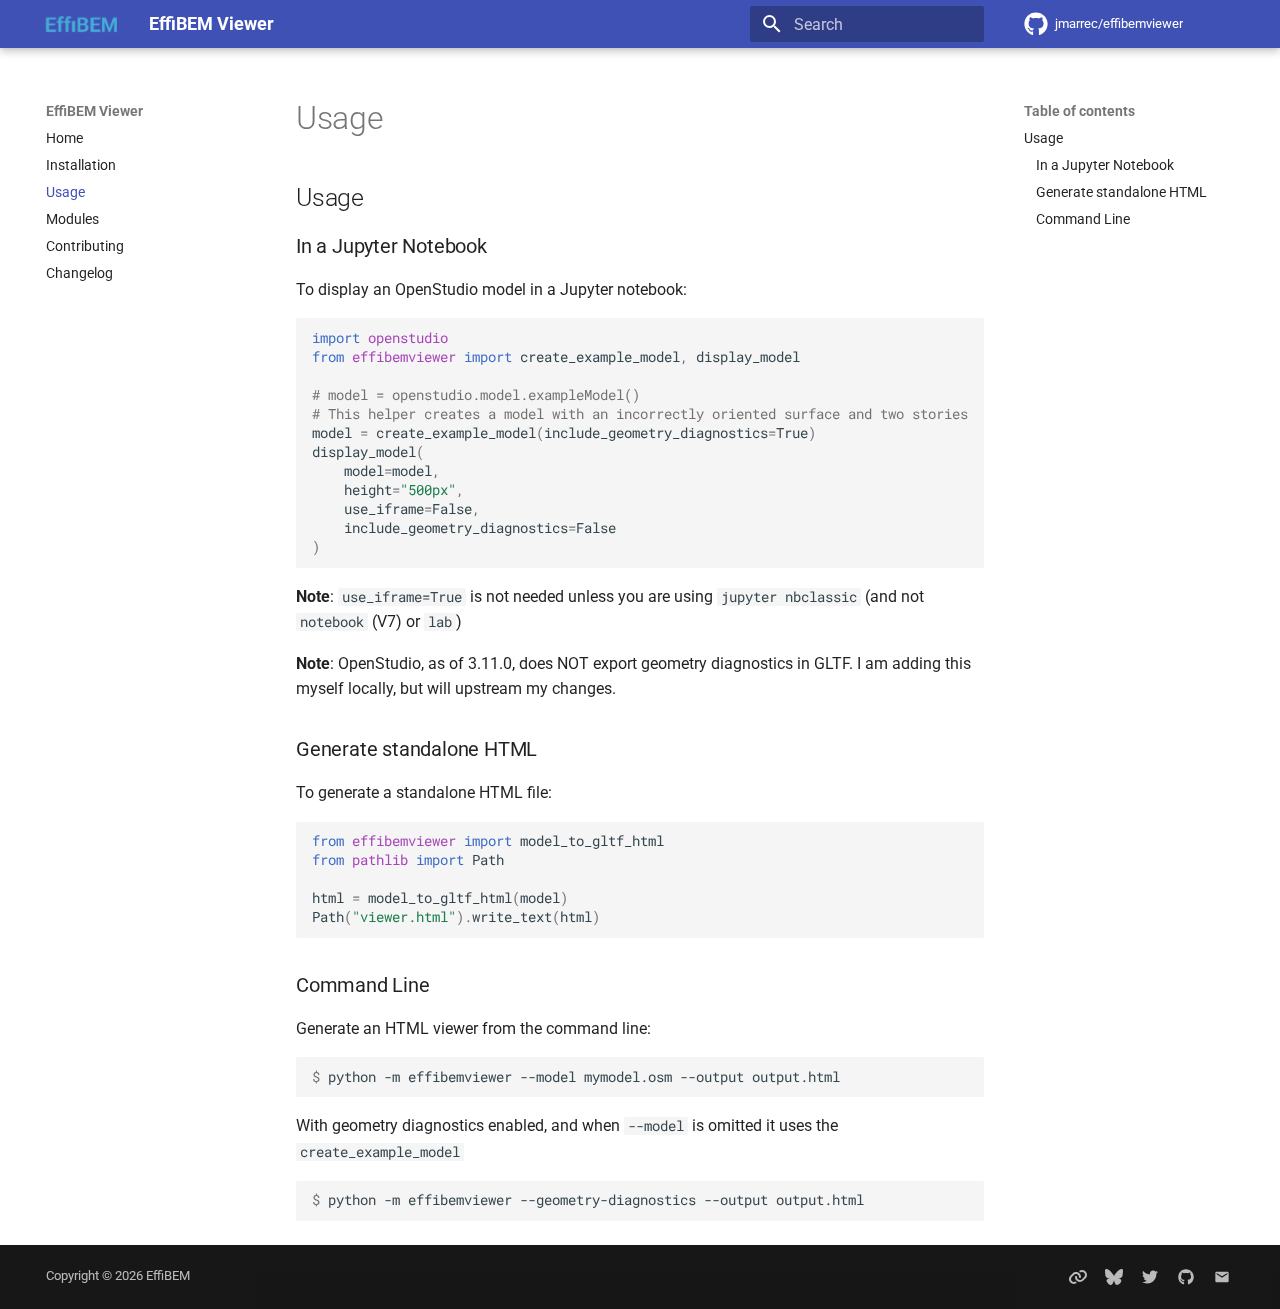
<file: usage/index.html>
<!doctype html>
<html lang="en" class="no-js">
  <head>
    
      <meta charset="utf-8">
      <meta name="viewport" content="width=device-width,initial-scale=1">
      
      
      
        <link rel="canonical" href="https://jmarrec.github.io/effibemviewer/usage/">
      
      
        <link rel="prev" href="../installation/">
      
      
        <link rel="next" href="../api/">
      
      
        
      
      
      <link rel="icon" href="../assets/favicon-96x96.png">
      <meta name="generator" content="mkdocs-1.6.1, mkdocs-material-9.7.1">
    
    
      
        <title>Usage - EffiBEM Viewer</title>
      
    
    
      <link rel="stylesheet" href="../assets/stylesheets/main.484c7ddc.min.css">
      
        
        <link rel="stylesheet" href="../assets/stylesheets/palette.ab4e12ef.min.css">
      
      


    
    
      
    
    
      
        
        
        <link rel="preconnect" href="https://fonts.gstatic.com" crossorigin>
        <link rel="stylesheet" href="https://fonts.googleapis.com/css?family=Roboto:300,300i,400,400i,700,700i%7CRoboto+Mono:400,400i,700,700i&display=fallback">
        <style>:root{--md-text-font:"Roboto";--md-code-font:"Roboto Mono"}</style>
      
    
    
      <link rel="stylesheet" href="../assets/_mkdocstrings.css">
    
    <script>__md_scope=new URL("..",location),__md_hash=e=>[...e].reduce(((e,_)=>(e<<5)-e+_.charCodeAt(0)),0),__md_get=(e,_=localStorage,t=__md_scope)=>JSON.parse(_.getItem(t.pathname+"."+e)),__md_set=(e,_,t=localStorage,a=__md_scope)=>{try{t.setItem(a.pathname+"."+e,JSON.stringify(_))}catch(e){}}</script>
    
      

    
    
  </head>
  
  
    
    
    
    
    
    <body dir="ltr" data-md-color-scheme="preference" data-md-color-primary="indigo" data-md-color-accent="indigo">
  
    
    <input class="md-toggle" data-md-toggle="drawer" type="checkbox" id="__drawer" autocomplete="off">
    <input class="md-toggle" data-md-toggle="search" type="checkbox" id="__search" autocomplete="off">
    <label class="md-overlay" for="__drawer"></label>
    <div data-md-component="skip">
      
        
        <a href="#Usage" class="md-skip">
          Skip to content
        </a>
      
    </div>
    <div data-md-component="announce">
      
    </div>
    
    
      

  

<header class="md-header md-header--shadow md-header--lifted" data-md-component="header">
  <nav class="md-header__inner md-grid" aria-label="Header">
    <a href=".." title="EffiBEM Viewer" class="md-header__button md-logo" aria-label="EffiBEM Viewer" data-md-component="logo">
      
  <img src="../assets/logo.png" alt="logo">

    </a>
    <label class="md-header__button md-icon" for="__drawer">
      
      <svg xmlns="http://www.w3.org/2000/svg" viewBox="0 0 24 24"><path d="M3 6h18v2H3zm0 5h18v2H3zm0 5h18v2H3z"/></svg>
    </label>
    <div class="md-header__title" data-md-component="header-title">
      <div class="md-header__ellipsis">
        <div class="md-header__topic">
          <span class="md-ellipsis">
            EffiBEM Viewer
          </span>
        </div>
        <div class="md-header__topic" data-md-component="header-topic">
          <span class="md-ellipsis">
            
              Usage
            
          </span>
        </div>
      </div>
    </div>
    
      
    
    
    
    
      
      
        <label class="md-header__button md-icon" for="__search">
          
          <svg xmlns="http://www.w3.org/2000/svg" viewBox="0 0 24 24"><path d="M9.5 3A6.5 6.5 0 0 1 16 9.5c0 1.61-.59 3.09-1.56 4.23l.27.27h.79l5 5-1.5 1.5-5-5v-.79l-.27-.27A6.52 6.52 0 0 1 9.5 16 6.5 6.5 0 0 1 3 9.5 6.5 6.5 0 0 1 9.5 3m0 2C7 5 5 7 5 9.5S7 14 9.5 14 14 12 14 9.5 12 5 9.5 5"/></svg>
        </label>
        <div class="md-search" data-md-component="search" role="dialog">
  <label class="md-search__overlay" for="__search"></label>
  <div class="md-search__inner" role="search">
    <form class="md-search__form" name="search">
      <input type="text" class="md-search__input" name="query" aria-label="Search" placeholder="Search" autocapitalize="off" autocorrect="off" autocomplete="off" spellcheck="false" data-md-component="search-query" required>
      <label class="md-search__icon md-icon" for="__search">
        
        <svg xmlns="http://www.w3.org/2000/svg" viewBox="0 0 24 24"><path d="M9.5 3A6.5 6.5 0 0 1 16 9.5c0 1.61-.59 3.09-1.56 4.23l.27.27h.79l5 5-1.5 1.5-5-5v-.79l-.27-.27A6.52 6.52 0 0 1 9.5 16 6.5 6.5 0 0 1 3 9.5 6.5 6.5 0 0 1 9.5 3m0 2C7 5 5 7 5 9.5S7 14 9.5 14 14 12 14 9.5 12 5 9.5 5"/></svg>
        
        <svg xmlns="http://www.w3.org/2000/svg" viewBox="0 0 24 24"><path d="M20 11v2H8l5.5 5.5-1.42 1.42L4.16 12l7.92-7.92L13.5 5.5 8 11z"/></svg>
      </label>
      <nav class="md-search__options" aria-label="Search">
        
        <button type="reset" class="md-search__icon md-icon" title="Clear" aria-label="Clear" tabindex="-1">
          
          <svg xmlns="http://www.w3.org/2000/svg" viewBox="0 0 24 24"><path d="M19 6.41 17.59 5 12 10.59 6.41 5 5 6.41 10.59 12 5 17.59 6.41 19 12 13.41 17.59 19 19 17.59 13.41 12z"/></svg>
        </button>
      </nav>
      
    </form>
    <div class="md-search__output">
      <div class="md-search__scrollwrap" tabindex="0" data-md-scrollfix>
        <div class="md-search-result" data-md-component="search-result">
          <div class="md-search-result__meta">
            Initializing search
          </div>
          <ol class="md-search-result__list" role="presentation"></ol>
        </div>
      </div>
    </div>
  </div>
</div>
      
    
    
      <div class="md-header__source">
        <a href="https://github.com/jmarrec/effibemviewer" title="Go to repository" class="md-source" data-md-component="source">
  <div class="md-source__icon md-icon">
    
    <svg xmlns="http://www.w3.org/2000/svg" viewBox="0 0 512 512"><!--! Font Awesome Free 7.1.0 by @fontawesome - https://fontawesome.com License - https://fontawesome.com/license/free (Icons: CC BY 4.0, Fonts: SIL OFL 1.1, Code: MIT License) Copyright 2025 Fonticons, Inc.--><path d="M173.9 397.4c0 2-2.3 3.6-5.2 3.6-3.3.3-5.6-1.3-5.6-3.6 0-2 2.3-3.6 5.2-3.6 3-.3 5.6 1.3 5.6 3.6m-31.1-4.5c-.7 2 1.3 4.3 4.3 4.9 2.6 1 5.6 0 6.2-2s-1.3-4.3-4.3-5.2c-2.6-.7-5.5.3-6.2 2.3m44.2-1.7c-2.9.7-4.9 2.6-4.6 4.9.3 2 2.9 3.3 5.9 2.6 2.9-.7 4.9-2.6 4.6-4.6-.3-1.9-3-3.2-5.9-2.9M252.8 8C114.1 8 8 113.3 8 252c0 110.9 69.8 205.8 169.5 239.2 12.8 2.3 17.3-5.6 17.3-12.1 0-6.2-.3-40.4-.3-61.4 0 0-70 15-84.7-29.8 0 0-11.4-29.1-27.8-36.6 0 0-22.9-15.7 1.6-15.4 0 0 24.9 2 38.6 25.8 21.9 38.6 58.6 27.5 72.9 20.9 2.3-16 8.8-27.1 16-33.7-55.9-6.2-112.3-14.3-112.3-110.5 0-27.5 7.6-41.3 23.6-58.9-2.6-6.5-11.1-33.3 2.6-67.9 20.9-6.5 69 27 69 27 20-5.6 41.5-8.5 62.8-8.5s42.8 2.9 62.8 8.5c0 0 48.1-33.6 69-27 13.7 34.7 5.2 61.4 2.6 67.9 16 17.7 25.8 31.5 25.8 58.9 0 96.5-58.9 104.2-114.8 110.5 9.2 7.9 17 22.9 17 46.4 0 33.7-.3 75.4-.3 83.6 0 6.5 4.6 14.4 17.3 12.1C436.2 457.8 504 362.9 504 252 504 113.3 391.5 8 252.8 8M105.2 352.9c-1.3 1-1 3.3.7 5.2 1.6 1.6 3.9 2.3 5.2 1 1.3-1 1-3.3-.7-5.2-1.6-1.6-3.9-2.3-5.2-1m-10.8-8.1c-.7 1.3.3 2.9 2.3 3.9 1.6 1 3.6.7 4.3-.7.7-1.3-.3-2.9-2.3-3.9-2-.6-3.6-.3-4.3.7m32.4 35.6c-1.6 1.3-1 4.3 1.3 6.2 2.3 2.3 5.2 2.6 6.5 1 1.3-1.3.7-4.3-1.3-6.2-2.2-2.3-5.2-2.6-6.5-1m-11.4-14.7c-1.6 1-1.6 3.6 0 5.9s4.3 3.3 5.6 2.3c1.6-1.3 1.6-3.9 0-6.2-1.4-2.3-4-3.3-5.6-2"/></svg>
  </div>
  <div class="md-source__repository">
    jmarrec/effibemviewer
  </div>
</a>
      </div>
    
  </nav>
  
    
  
</header>
    
    <div class="md-container" data-md-component="container">
      
      
        
      
      <main class="md-main" data-md-component="main">
        <div class="md-main__inner md-grid">
          
            
              
              <div class="md-sidebar md-sidebar--primary" data-md-component="sidebar" data-md-type="navigation" >
                <div class="md-sidebar__scrollwrap">
                  <div class="md-sidebar__inner">
                    



<nav class="md-nav md-nav--primary" aria-label="Navigation" data-md-level="0">
  <label class="md-nav__title" for="__drawer">
    <a href=".." title="EffiBEM Viewer" class="md-nav__button md-logo" aria-label="EffiBEM Viewer" data-md-component="logo">
      
  <img src="../assets/logo.png" alt="logo">

    </a>
    EffiBEM Viewer
  </label>
  
    <div class="md-nav__source">
      <a href="https://github.com/jmarrec/effibemviewer" title="Go to repository" class="md-source" data-md-component="source">
  <div class="md-source__icon md-icon">
    
    <svg xmlns="http://www.w3.org/2000/svg" viewBox="0 0 512 512"><!--! Font Awesome Free 7.1.0 by @fontawesome - https://fontawesome.com License - https://fontawesome.com/license/free (Icons: CC BY 4.0, Fonts: SIL OFL 1.1, Code: MIT License) Copyright 2025 Fonticons, Inc.--><path d="M173.9 397.4c0 2-2.3 3.6-5.2 3.6-3.3.3-5.6-1.3-5.6-3.6 0-2 2.3-3.6 5.2-3.6 3-.3 5.6 1.3 5.6 3.6m-31.1-4.5c-.7 2 1.3 4.3 4.3 4.9 2.6 1 5.6 0 6.2-2s-1.3-4.3-4.3-5.2c-2.6-.7-5.5.3-6.2 2.3m44.2-1.7c-2.9.7-4.9 2.6-4.6 4.9.3 2 2.9 3.3 5.9 2.6 2.9-.7 4.9-2.6 4.6-4.6-.3-1.9-3-3.2-5.9-2.9M252.8 8C114.1 8 8 113.3 8 252c0 110.9 69.8 205.8 169.5 239.2 12.8 2.3 17.3-5.6 17.3-12.1 0-6.2-.3-40.4-.3-61.4 0 0-70 15-84.7-29.8 0 0-11.4-29.1-27.8-36.6 0 0-22.9-15.7 1.6-15.4 0 0 24.9 2 38.6 25.8 21.9 38.6 58.6 27.5 72.9 20.9 2.3-16 8.8-27.1 16-33.7-55.9-6.2-112.3-14.3-112.3-110.5 0-27.5 7.6-41.3 23.6-58.9-2.6-6.5-11.1-33.3 2.6-67.9 20.9-6.5 69 27 69 27 20-5.6 41.5-8.5 62.8-8.5s42.8 2.9 62.8 8.5c0 0 48.1-33.6 69-27 13.7 34.7 5.2 61.4 2.6 67.9 16 17.7 25.8 31.5 25.8 58.9 0 96.5-58.9 104.2-114.8 110.5 9.2 7.9 17 22.9 17 46.4 0 33.7-.3 75.4-.3 83.6 0 6.5 4.6 14.4 17.3 12.1C436.2 457.8 504 362.9 504 252 504 113.3 391.5 8 252.8 8M105.2 352.9c-1.3 1-1 3.3.7 5.2 1.6 1.6 3.9 2.3 5.2 1 1.3-1 1-3.3-.7-5.2-1.6-1.6-3.9-2.3-5.2-1m-10.8-8.1c-.7 1.3.3 2.9 2.3 3.9 1.6 1 3.6.7 4.3-.7.7-1.3-.3-2.9-2.3-3.9-2-.6-3.6-.3-4.3.7m32.4 35.6c-1.6 1.3-1 4.3 1.3 6.2 2.3 2.3 5.2 2.6 6.5 1 1.3-1.3.7-4.3-1.3-6.2-2.2-2.3-5.2-2.6-6.5-1m-11.4-14.7c-1.6 1-1.6 3.6 0 5.9s4.3 3.3 5.6 2.3c1.6-1.3 1.6-3.9 0-6.2-1.4-2.3-4-3.3-5.6-2"/></svg>
  </div>
  <div class="md-source__repository">
    jmarrec/effibemviewer
  </div>
</a>
    </div>
  
  <ul class="md-nav__list" data-md-scrollfix>
    
      
      
  
  
  
  
    <li class="md-nav__item">
      <a href=".." class="md-nav__link">
        
  
  
  <span class="md-ellipsis">
    
  
    Home
  

    
  </span>
  
  

      </a>
    </li>
  

    
      
      
  
  
  
  
    <li class="md-nav__item">
      <a href="../installation/" class="md-nav__link">
        
  
  
  <span class="md-ellipsis">
    
  
    Installation
  

    
  </span>
  
  

      </a>
    </li>
  

    
      
      
  
  
    
  
  
  
    <li class="md-nav__item md-nav__item--active">
      
      <input class="md-nav__toggle md-toggle" type="checkbox" id="__toc">
      
      
      
        <label class="md-nav__link md-nav__link--active" for="__toc">
          
  
  
  <span class="md-ellipsis">
    
  
    Usage
  

    
  </span>
  
  

          <span class="md-nav__icon md-icon"></span>
        </label>
      
      <a href="./" class="md-nav__link md-nav__link--active">
        
  
  
  <span class="md-ellipsis">
    
  
    Usage
  

    
  </span>
  
  

      </a>
      
        

<nav class="md-nav md-nav--secondary" aria-label="Table of contents">
  
  
  
  
    <label class="md-nav__title" for="__toc">
      <span class="md-nav__icon md-icon"></span>
      Table of contents
    </label>
    <ul class="md-nav__list" data-md-component="toc" data-md-scrollfix>
      
        <li class="md-nav__item">
  <a href="#Usage" class="md-nav__link">
    <span class="md-ellipsis">
      
        Usage
      
    </span>
  </a>
  
    <nav class="md-nav" aria-label="Usage">
      <ul class="md-nav__list">
        
          <li class="md-nav__item">
  <a href="#In-a-Jupyter-Notebook" class="md-nav__link">
    <span class="md-ellipsis">
      
        In a Jupyter Notebook
      
    </span>
  </a>
  
</li>
        
          <li class="md-nav__item">
  <a href="#Generate-standalone-HTML" class="md-nav__link">
    <span class="md-ellipsis">
      
        Generate standalone HTML
      
    </span>
  </a>
  
</li>
        
          <li class="md-nav__item">
  <a href="#Command-Line" class="md-nav__link">
    <span class="md-ellipsis">
      
        Command Line
      
    </span>
  </a>
  
</li>
        
      </ul>
    </nav>
  
</li>
      
    </ul>
  
</nav>
      
    </li>
  

    
      
      
  
  
  
  
    <li class="md-nav__item">
      <a href="../api/" class="md-nav__link">
        
  
  
  <span class="md-ellipsis">
    
  
    Modules
  

    
  </span>
  
  

      </a>
    </li>
  

    
      
      
  
  
  
  
    <li class="md-nav__item">
      <a href="../contributing/" class="md-nav__link">
        
  
  
  <span class="md-ellipsis">
    
  
    Contributing
  

    
  </span>
  
  

      </a>
    </li>
  

    
      
      
  
  
  
  
    <li class="md-nav__item">
      <a href="../changelog/" class="md-nav__link">
        
  
  
  <span class="md-ellipsis">
    
  
    Changelog
  

    
  </span>
  
  

      </a>
    </li>
  

    
  </ul>
</nav>
                  </div>
                </div>
              </div>
            
            
              
              <div class="md-sidebar md-sidebar--secondary" data-md-component="sidebar" data-md-type="toc" >
                <div class="md-sidebar__scrollwrap">
                  <div class="md-sidebar__inner">
                    

<nav class="md-nav md-nav--secondary" aria-label="Table of contents">
  
  
  
  
    <label class="md-nav__title" for="__toc">
      <span class="md-nav__icon md-icon"></span>
      Table of contents
    </label>
    <ul class="md-nav__list" data-md-component="toc" data-md-scrollfix>
      
        <li class="md-nav__item">
  <a href="#Usage" class="md-nav__link">
    <span class="md-ellipsis">
      
        Usage
      
    </span>
  </a>
  
    <nav class="md-nav" aria-label="Usage">
      <ul class="md-nav__list">
        
          <li class="md-nav__item">
  <a href="#In-a-Jupyter-Notebook" class="md-nav__link">
    <span class="md-ellipsis">
      
        In a Jupyter Notebook
      
    </span>
  </a>
  
</li>
        
          <li class="md-nav__item">
  <a href="#Generate-standalone-HTML" class="md-nav__link">
    <span class="md-ellipsis">
      
        Generate standalone HTML
      
    </span>
  </a>
  
</li>
        
          <li class="md-nav__item">
  <a href="#Command-Line" class="md-nav__link">
    <span class="md-ellipsis">
      
        Command Line
      
    </span>
  </a>
  
</li>
        
      </ul>
    </nav>
  
</li>
      
    </ul>
  
</nav>
                  </div>
                </div>
              </div>
            
          
          
            <div class="md-content" data-md-component="content">
              
              <article class="md-content__inner md-typeset">
                
                  


  
  


  <h1>Usage</h1>

<h2 id="Usage">Usage<a class="headerlink" href="#Usage" title="Permanent link">&para;</a></h2>
<h3 id="In-a-Jupyter-Notebook">In a Jupyter Notebook<a class="headerlink" href="#In-a-Jupyter-Notebook" title="Permanent link">&para;</a></h3>
<p>To display an OpenStudio model in a Jupyter notebook:</p>
<div class="highlight"><pre><span></span><code><span class="kn">import</span><span class="w"> </span><span class="nn">openstudio</span>
<span class="kn">from</span><span class="w"> </span><span class="nn">effibemviewer</span><span class="w"> </span><span class="kn">import</span> <span class="n">create_example_model</span><span class="p">,</span> <span class="n">display_model</span>

<span class="c1"># model = openstudio.model.exampleModel()</span>
<span class="c1"># This helper creates a model with an incorrectly oriented surface and two stories</span>
<span class="n">model</span> <span class="o">=</span> <span class="n">create_example_model</span><span class="p">(</span><span class="n">include_geometry_diagnostics</span><span class="o">=</span><span class="kc">True</span><span class="p">)</span>
<span class="n">display_model</span><span class="p">(</span>
    <span class="n">model</span><span class="o">=</span><span class="n">model</span><span class="p">,</span>
    <span class="n">height</span><span class="o">=</span><span class="s2">&quot;500px&quot;</span><span class="p">,</span>
    <span class="n">use_iframe</span><span class="o">=</span><span class="kc">False</span><span class="p">,</span>
    <span class="n">include_geometry_diagnostics</span><span class="o">=</span><span class="kc">False</span>
<span class="p">)</span>
</code></pre></div>
<p><strong>Note</strong>: <code>use_iframe=True</code> is not needed unless you are using <code>jupyter nbclassic</code> (and not <code>notebook</code> (V7) or <code>lab</code>)</p>
<p><strong>Note</strong>: OpenStudio, as of 3.11.0, does NOT export geometry diagnostics in GLTF. I am adding this myself locally, but will upstream my changes.</p>
<h3 id="Generate-standalone-HTML">Generate standalone HTML<a class="headerlink" href="#Generate-standalone-HTML" title="Permanent link">&para;</a></h3>
<p>To generate a standalone HTML file:</p>
<div class="highlight"><pre><span></span><code><span class="kn">from</span><span class="w"> </span><span class="nn">effibemviewer</span><span class="w"> </span><span class="kn">import</span> <span class="n">model_to_gltf_html</span>
<span class="kn">from</span><span class="w"> </span><span class="nn">pathlib</span><span class="w"> </span><span class="kn">import</span> <span class="n">Path</span>

<span class="n">html</span> <span class="o">=</span> <span class="n">model_to_gltf_html</span><span class="p">(</span><span class="n">model</span><span class="p">)</span>
<span class="n">Path</span><span class="p">(</span><span class="s2">&quot;viewer.html&quot;</span><span class="p">)</span><span class="o">.</span><span class="n">write_text</span><span class="p">(</span><span class="n">html</span><span class="p">)</span>
</code></pre></div>
<h3 id="Command-Line">Command Line<a class="headerlink" href="#Command-Line" title="Permanent link">&para;</a></h3>
<p>Generate an HTML viewer from the command line:</p>
<div class="highlight"><pre><span></span><code><span class="gp">$ </span>python<span class="w"> </span>-m<span class="w"> </span>effibemviewer<span class="w"> </span>--model<span class="w"> </span>mymodel.osm<span class="w"> </span>--output<span class="w"> </span>output.html
</code></pre></div>
<p>With geometry diagnostics enabled, and when <code>--model</code> is omitted it uses the <code>create_example_model</code></p>
<div class="highlight"><pre><span></span><code><span class="gp">$ </span>python<span class="w"> </span>-m<span class="w"> </span>effibemviewer<span class="w"> </span>--geometry-diagnostics<span class="w"> </span>--output<span class="w"> </span>output.html
</code></pre></div>












                
              </article>
            </div>
          
          
<script>var target=document.getElementById(location.hash.slice(1));target&&target.name&&(target.checked=target.name.startsWith("__tabbed_"))</script>
        </div>
        
      </main>
      
        <footer class="md-footer">
  
  <div class="md-footer-meta md-typeset">
    <div class="md-footer-meta__inner md-grid">
      <div class="md-copyright">
  
    <div class="md-copyright__highlight">
      Copyright &copy; 2026 <a href="https://effibem.com/">EffiBEM</a>
    </div>
  
  
</div>
      
        
<div class="md-social">
  
    
    
    
    
    <a href="https://effibem.com" target="_blank" rel="noopener" title="EffiBEM" class="md-social__link">
      <svg xmlns="http://www.w3.org/2000/svg" viewBox="0 0 576 512"><!--! Font Awesome Free 7.1.0 by @fontawesome - https://fontawesome.com License - https://fontawesome.com/license/free (Icons: CC BY 4.0, Fonts: SIL OFL 1.1, Code: MIT License) Copyright 2025 Fonticons, Inc.--><path d="M419.5 96c-16.6 0-32.7 4.5-46.8 12.7-15.8-16-34.2-29.4-54.5-39.5 28.2-24 64.1-37.2 101.3-37.2C505.9 32 576 102 576 188.5c0 41.5-16.5 81.3-45.8 110.6l-71.1 71.1C429.8 399.5 390 416 348.5 416 262.1 416 192 346 192 259.5c0-1.5 0-3 .1-4.5.5-17.7 15.2-31.6 32.9-31.1s31.6 15.2 31.1 32.9v2.6c0 51.1 41.4 92.5 92.5 92.5 24.5 0 48-9.7 65.4-27.1l71.1-71.1c17.3-17.3 27.1-40.9 27.1-65.4 0-51.1-41.4-92.5-92.5-92.5zm-144.3 77.3c-1.9-.8-3.8-1.9-5.5-3.1-12.6-6.5-27-10.2-42.1-10.2-24.5 0-48 9.7-65.4 27.1l-71.1 71.1C73.8 275.5 64 299.1 64 323.6c0 51.1 41.4 92.5 92.5 92.5 16.5 0 32.6-4.4 46.7-12.6 15.8 16 34.2 29.4 54.6 39.5-28.2 23.9-64 37.2-101.3 37.2C70.1 480.2 0 410.2 0 323.7c0-41.5 16.5-81.3 45.8-110.6l71.1-71.1c29.3-29.3 69.1-45.8 110.6-45.8 86.6 0 156.5 70.6 156.5 156.9v3.9c-.4 17.7-15.1 31.6-32.8 31.2s-31.6-15.1-31.2-32.8v-2.3c0-33.7-18-63.3-44.8-79.6z"/></svg>
    </a>
  
    
    
    
    
    <a href="https://bsky.app/profile/julienmarrec.bsky.social" target="_blank" rel="noopener" title="Bluesky" class="md-social__link">
      <svg xmlns="http://www.w3.org/2000/svg" viewBox="0 0 576 512"><!--! Font Awesome Free 7.1.0 by @fontawesome - https://fontawesome.com License - https://fontawesome.com/license/free (Icons: CC BY 4.0, Fonts: SIL OFL 1.1, Code: MIT License) Copyright 2025 Fonticons, Inc.--><path d="M407.8 294.7c-3.3-.4-6.7-.8-10-1.3 3.4.4 6.7.9 10 1.3M288 227.1c-26.1-50.7-97.1-145.2-163.1-191.8C61.6-9.4 37.5-1.7 21.6 5.5 3.3 13.8 0 41.9 0 58.4S9.1 194 15 213.9c19.5 65.7 89.1 87.9 153.2 80.7 3.3-.5 6.6-.9 10-1.4-3.3.5-6.6 1-10 1.4-93.9 14-177.3 48.2-67.9 169.9C220.6 589.1 265.1 437.8 288 361.1c22.9 76.7 49.2 222.5 185.6 103.4 102.4-103.4 28.1-156-65.8-169.9-3.3-.4-6.7-.8-10-1.3 3.4.4 6.7.9 10 1.3 64.1 7.1 133.6-15.1 153.2-80.7C566.9 194 576 75 576 58.4s-3.3-44.7-21.6-52.9c-15.8-7.1-40-14.9-103.2 29.8C385.1 81.9 314.1 176.4 288 227.1"/></svg>
    </a>
  
    
    
    
    
    <a href="https://x.com/MarrecJulien" target="_blank" rel="noopener" title="Tweet" class="md-social__link">
      <svg xmlns="http://www.w3.org/2000/svg" viewBox="0 0 512 512"><!--! Font Awesome Free 7.1.0 by @fontawesome - https://fontawesome.com License - https://fontawesome.com/license/free (Icons: CC BY 4.0, Fonts: SIL OFL 1.1, Code: MIT License) Copyright 2025 Fonticons, Inc.--><path d="M459.4 151.7c.3 4.5.3 9.1.3 13.6 0 138.7-105.6 298.6-298.6 298.6-59.5 0-114.7-17.2-161.1-47.1 8.4 1 16.6 1.3 25.3 1.3 49.1 0 94.2-16.6 130.3-44.8-46.1-1-84.8-31.2-98.1-72.8 6.5 1 13 1.6 19.8 1.6 9.4 0 18.8-1.3 27.6-3.6-48.1-9.7-84.1-52-84.1-103v-1.3c14 7.8 30.2 12.7 47.4 13.3-28.3-18.8-46.8-51-46.8-87.4 0-19.5 5.2-37.4 14.3-53C87.4 130.8 165 172.4 252.1 176.9c-1.6-7.8-2.6-15.9-2.6-24C249.5 95.1 296.3 48 354.4 48c30.2 0 57.5 12.7 76.7 33.1 23.7-4.5 46.5-13.3 66.6-25.3-7.8 24.4-24.4 44.8-46.1 57.8 21.1-2.3 41.6-8.1 60.4-16.2-14.3 20.8-32.2 39.3-52.6 54.3"/></svg>
    </a>
  
    
    
    
    
    <a href="https://github.com/jmarrec/geomeffibem" target="_blank" rel="noopener" title="Github" class="md-social__link">
      <svg xmlns="http://www.w3.org/2000/svg" viewBox="0 0 512 512"><!--! Font Awesome Free 7.1.0 by @fontawesome - https://fontawesome.com License - https://fontawesome.com/license/free (Icons: CC BY 4.0, Fonts: SIL OFL 1.1, Code: MIT License) Copyright 2025 Fonticons, Inc.--><path d="M173.9 397.4c0 2-2.3 3.6-5.2 3.6-3.3.3-5.6-1.3-5.6-3.6 0-2 2.3-3.6 5.2-3.6 3-.3 5.6 1.3 5.6 3.6m-31.1-4.5c-.7 2 1.3 4.3 4.3 4.9 2.6 1 5.6 0 6.2-2s-1.3-4.3-4.3-5.2c-2.6-.7-5.5.3-6.2 2.3m44.2-1.7c-2.9.7-4.9 2.6-4.6 4.9.3 2 2.9 3.3 5.9 2.6 2.9-.7 4.9-2.6 4.6-4.6-.3-1.9-3-3.2-5.9-2.9M252.8 8C114.1 8 8 113.3 8 252c0 110.9 69.8 205.8 169.5 239.2 12.8 2.3 17.3-5.6 17.3-12.1 0-6.2-.3-40.4-.3-61.4 0 0-70 15-84.7-29.8 0 0-11.4-29.1-27.8-36.6 0 0-22.9-15.7 1.6-15.4 0 0 24.9 2 38.6 25.8 21.9 38.6 58.6 27.5 72.9 20.9 2.3-16 8.8-27.1 16-33.7-55.9-6.2-112.3-14.3-112.3-110.5 0-27.5 7.6-41.3 23.6-58.9-2.6-6.5-11.1-33.3 2.6-67.9 20.9-6.5 69 27 69 27 20-5.6 41.5-8.5 62.8-8.5s42.8 2.9 62.8 8.5c0 0 48.1-33.6 69-27 13.7 34.7 5.2 61.4 2.6 67.9 16 17.7 25.8 31.5 25.8 58.9 0 96.5-58.9 104.2-114.8 110.5 9.2 7.9 17 22.9 17 46.4 0 33.7-.3 75.4-.3 83.6 0 6.5 4.6 14.4 17.3 12.1C436.2 457.8 504 362.9 504 252 504 113.3 391.5 8 252.8 8M105.2 352.9c-1.3 1-1 3.3.7 5.2 1.6 1.6 3.9 2.3 5.2 1 1.3-1 1-3.3-.7-5.2-1.6-1.6-3.9-2.3-5.2-1m-10.8-8.1c-.7 1.3.3 2.9 2.3 3.9 1.6 1 3.6.7 4.3-.7.7-1.3-.3-2.9-2.3-3.9-2-.6-3.6-.3-4.3.7m32.4 35.6c-1.6 1.3-1 4.3 1.3 6.2 2.3 2.3 5.2 2.6 6.5 1 1.3-1.3.7-4.3-1.3-6.2-2.2-2.3-5.2-2.6-6.5-1m-11.4-14.7c-1.6 1-1.6 3.6 0 5.9s4.3 3.3 5.6 2.3c1.6-1.3 1.6-3.9 0-6.2-1.4-2.3-4-3.3-5.6-2"/></svg>
    </a>
  
    
    
    
    
    <a href="mailto:contact@effibem.com" target="_blank" rel="noopener" title="" class="md-social__link">
      <svg xmlns="http://www.w3.org/2000/svg" viewBox="0 0 24 24"><path d="m20 8-8 5-8-5V6l8 5 8-5m0-2H4c-1.11 0-2 .89-2 2v12a2 2 0 0 0 2 2h16a2 2 0 0 0 2-2V6a2 2 0 0 0-2-2"/></svg>
    </a>
  
</div>
      
    </div>
  </div>
</footer>
      
    </div>
    <div class="md-dialog" data-md-component="dialog">
      <div class="md-dialog__inner md-typeset"></div>
    </div>
    
    
    
      
      
      <script id="__config" type="application/json">{"annotate": null, "base": "..", "features": ["navigation.indexes", "navigation.instant", "navigation.tabs.sticky"], "search": "../assets/javascripts/workers/search.2c215733.min.js", "tags": null, "translations": {"clipboard.copied": "Copied to clipboard", "clipboard.copy": "Copy to clipboard", "search.result.more.one": "1 more on this page", "search.result.more.other": "# more on this page", "search.result.none": "No matching documents", "search.result.one": "1 matching document", "search.result.other": "# matching documents", "search.result.placeholder": "Type to start searching", "search.result.term.missing": "Missing", "select.version": "Select version"}, "version": null}</script>
    
    
      <script src="../assets/javascripts/bundle.79ae519e.min.js"></script>
      
    
  </body>
</html>
</file>
<file: assets/_markdown_exec_pyodide.css>
html[data-theme="light"] {
    @import "https://cdn.jsdelivr.net/npm/highlightjs-themes@1.0.0/tomorrow.css"
}

html[data-theme="dark"] {
    @import "https://cdn.jsdelivr.net/npm/highlightjs-themes@1.0.0/tomorrow-night-blue.min.css"
}


.ace_gutter {
    z-index: 1;
}

.pyodide-editor {
    width: 100%;
    font-size: .85em;
}

.pyodide-editor-bar {
    color: var(--md-primary-bg-color);
    background-color: var(--md-primary-fg-color);
    width: 100%;
    font: monospace;
    font-size: 0.75em;
    padding: 2px 0 2px;
}

.pyodide-bar-item {
    padding: 0 18px 0;
    display: inline-block;
    width: 50%;
}

.pyodide pre {
    margin: 0;
}

.pyodide-output {
    width: 100%;
    margin-bottom: -15px;
    min-height: 46px;
    max-height: 400px
}

.pyodide-clickable {
    cursor: pointer;
    text-align: right;
}

/* For themes other than Material. */
.pyodide .twemoji svg {
    width: 1rem;
}
</file>
<file: assets/_mkdocstrings.css>
/* Avoid breaking parameter names, etc. in table cells. */
.doc-contents td code {
  word-break: normal !important;
}

/* No line break before first paragraph of descriptions. */
.doc-md-description,
.doc-md-description>p:first-child {
  display: inline;
}

/* No text transformation from Material for MkDocs for H5 headings. */
.md-typeset h5 .doc-object-name {
  text-transform: none;
}

/* Max width for docstring sections tables. */
.doc .md-typeset__table,
.doc .md-typeset__table table {
  display: table !important;
  width: 100%;
}

.doc .md-typeset__table tr {
  display: table-row;
}

/* Defaults in Spacy table style. */
.doc-param-default,
.doc-type_param-default {
  float: right;
}

/* Parameter headings must be inline, not blocks. */
.doc-heading-parameter,
.doc-heading-type_parameter {
  display: inline;
}

/* Default font size for parameter headings. */
.md-typeset .doc-heading-parameter {
  font-size: inherit;
}

/* Prefer space on the right, not the left of parameter permalinks. */
.doc-heading-parameter .headerlink,
.doc-heading-type_parameter .headerlink {
  margin-left: 0 !important;
  margin-right: 0.2rem;
}

/* Backward-compatibility: docstring section titles in bold. */
.doc-section-title {
  font-weight: bold;
}

/* Backlinks crumb separator. */
.doc-backlink-crumb {
  display: inline-flex;
  gap: .2rem;
  white-space: nowrap;
  align-items: center;
  vertical-align: middle;
}
.doc-backlink-crumb:not(:first-child)::before {
  background-color: var(--md-default-fg-color--lighter);
  content: "";
  display: inline;
  height: 1rem;
  --md-path-icon: url('data:image/svg+xml;charset=utf-8,<svg xmlns="http://www.w3.org/2000/svg" viewBox="0 0 24 24"><path d="M8.59 16.58 13.17 12 8.59 7.41 10 6l6 6-6 6z"/></svg>');
  -webkit-mask-image: var(--md-path-icon);
  mask-image: var(--md-path-icon);
  width: 1rem;
}
.doc-backlink-crumb.last {
  font-weight: bold;
}

/* Symbols in Navigation and ToC. */
:root, :host,
[data-md-color-scheme="default"] {
  --doc-symbol-parameter-fg-color: #df50af;
  --doc-symbol-type_parameter-fg-color: #df50af;
  --doc-symbol-attribute-fg-color: #953800;
  --doc-symbol-function-fg-color: #8250df;
  --doc-symbol-method-fg-color: #8250df;
  --doc-symbol-class-fg-color: #0550ae;
  --doc-symbol-type_alias-fg-color: #0550ae;
  --doc-symbol-module-fg-color: #5cad0f;

  --doc-symbol-parameter-bg-color: #df50af1a;
  --doc-symbol-type_parameter-bg-color: #df50af1a;
  --doc-symbol-attribute-bg-color: #9538001a;
  --doc-symbol-function-bg-color: #8250df1a;
  --doc-symbol-method-bg-color: #8250df1a;
  --doc-symbol-class-bg-color: #0550ae1a;
  --doc-symbol-type_alias-bg-color: #0550ae1a;
  --doc-symbol-module-bg-color: #5cad0f1a;
}

[data-md-color-scheme="slate"] {
  --doc-symbol-parameter-fg-color: #ffa8cc;
  --doc-symbol-type_parameter-fg-color: #ffa8cc;
  --doc-symbol-attribute-fg-color: #ffa657;
  --doc-symbol-function-fg-color: #d2a8ff;
  --doc-symbol-method-fg-color: #d2a8ff;
  --doc-symbol-class-fg-color: #79c0ff;
  --doc-symbol-type_alias-fg-color: #79c0ff;
  --doc-symbol-module-fg-color: #baff79;

  --doc-symbol-parameter-bg-color: #ffa8cc1a;
  --doc-symbol-type_parameter-bg-color: #ffa8cc1a;
  --doc-symbol-attribute-bg-color: #ffa6571a;
  --doc-symbol-function-bg-color: #d2a8ff1a;
  --doc-symbol-method-bg-color: #d2a8ff1a;
  --doc-symbol-class-bg-color: #79c0ff1a;
  --doc-symbol-type_alias-bg-color: #79c0ff1a;
  --doc-symbol-module-bg-color: #baff791a;
}

code.doc-symbol {
  border-radius: .1rem;
  font-size: .85em;
  padding: 0 .3em;
  font-weight: bold;
}

code.doc-symbol-parameter,
a code.doc-symbol-parameter {
  color: var(--doc-symbol-parameter-fg-color);
  background-color: var(--doc-symbol-parameter-bg-color);
}

code.doc-symbol-parameter::after {
  content: "param";
}

code.doc-symbol-type_parameter,
a code.doc-symbol-type_parameter {
  color: var(--doc-symbol-type_parameter-fg-color);
  background-color: var(--doc-symbol-type_parameter-bg-color);
}

code.doc-symbol-type_parameter::after {
  content: "type-param";
}

code.doc-symbol-attribute,
a code.doc-symbol-attribute {
  color: var(--doc-symbol-attribute-fg-color);
  background-color: var(--doc-symbol-attribute-bg-color);
}

code.doc-symbol-attribute::after {
  content: "attr";
}

code.doc-symbol-function,
a code.doc-symbol-function {
  color: var(--doc-symbol-function-fg-color);
  background-color: var(--doc-symbol-function-bg-color);
}

code.doc-symbol-function::after {
  content: "func";
}

code.doc-symbol-method,
a code.doc-symbol-method {
  color: var(--doc-symbol-method-fg-color);
  background-color: var(--doc-symbol-method-bg-color);
}

code.doc-symbol-method::after {
  content: "meth";
}

code.doc-symbol-class,
a code.doc-symbol-class {
  color: var(--doc-symbol-class-fg-color);
  background-color: var(--doc-symbol-class-bg-color);
}

code.doc-symbol-class::after {
  content: "class";
}


code.doc-symbol-type_alias,
a code.doc-symbol-type_alias {
  color: var(--doc-symbol-type_alias-fg-color);
  background-color: var(--doc-symbol-type_alias-bg-color);
}

code.doc-symbol-type_alias::after {
  content: "type";
}

code.doc-symbol-module,
a code.doc-symbol-module {
  color: var(--doc-symbol-module-fg-color);
  background-color: var(--doc-symbol-module-bg-color);
}

code.doc-symbol-module::after {
  content: "mod";
}

.doc-signature .autorefs {
  color: inherit;
  border-bottom: 1px dotted currentcolor;
}

/* Source code blocks (admonitions). */
:root {
  --md-admonition-icon--mkdocstrings-source: url('data:image/svg+xml;charset=utf-8,<svg xmlns="http://www.w3.org/2000/svg" viewBox="0 0 24 24"><path d="M15.22 4.97a.75.75 0 0 1 1.06 0l6.5 6.5a.75.75 0 0 1 0 1.06l-6.5 6.5a.749.749 0 0 1-1.275-.326.75.75 0 0 1 .215-.734L21.19 12l-5.97-5.97a.75.75 0 0 1 0-1.06m-6.44 0a.75.75 0 0 1 0 1.06L2.81 12l5.97 5.97a.749.749 0 0 1-.326 1.275.75.75 0 0 1-.734-.215l-6.5-6.5a.75.75 0 0 1 0-1.06l6.5-6.5a.75.75 0 0 1 1.06 0"/></svg>')
}
.md-typeset .admonition.mkdocstrings-source,
.md-typeset details.mkdocstrings-source {
  border: none;
  padding: 0;
}
.md-typeset .admonition.mkdocstrings-source:focus-within,
.md-typeset details.mkdocstrings-source:focus-within {
  box-shadow: none;
}
.md-typeset .mkdocstrings-source > .admonition-title,
.md-typeset .mkdocstrings-source > summary {
  background-color: inherit;
}
.md-typeset .mkdocstrings-source > .admonition-title::before,
.md-typeset .mkdocstrings-source > summary::before {
  background-color: var(--md-default-fg-color);
  -webkit-mask-image: var(--md-admonition-icon--mkdocstrings-source);
          mask-image: var(--md-admonition-icon--mkdocstrings-source);
}
</file>
<file: assets/stylesheets/main.484c7ddc.min.css>
@charset "UTF-8";html{-webkit-text-size-adjust:none;-moz-text-size-adjust:none;text-size-adjust:none;box-sizing:border-box}*,:after,:before{box-sizing:inherit}@media (prefers-reduced-motion){*,:after,:before{transition:none!important}}body{margin:0}a,button,input,label{-webkit-tap-highlight-color:transparent}a{color:inherit;text-decoration:none}hr{border:0;box-sizing:initial;display:block;height:.05rem;overflow:visible;padding:0}small{font-size:80%}sub,sup{line-height:1em}img{border-style:none}table{border-collapse:initial;border-spacing:0}td,th{font-weight:400;vertical-align:top}button{background:#0000;border:0;font-family:inherit;font-size:inherit;margin:0;padding:0}input{border:0;outline:none}:root{--md-primary-fg-color:#4051b5;--md-primary-fg-color--light:#5d6cc0;--md-primary-fg-color--dark:#303fa1;--md-primary-bg-color:#fff;--md-primary-bg-color--light:#ffffffb3;--md-accent-fg-color:#526cfe;--md-accent-fg-color--transparent:#526cfe1a;--md-accent-bg-color:#fff;--md-accent-bg-color--light:#ffffffb3}[data-md-color-scheme=default]{color-scheme:light}[data-md-color-scheme=default] img[src$="#gh-dark-mode-only"],[data-md-color-scheme=default] img[src$="#only-dark"]{display:none}:root,[data-md-color-scheme=default]{--md-hue:225deg;--md-default-fg-color:#000000de;--md-default-fg-color--light:#0000008a;--md-default-fg-color--lighter:#00000052;--md-default-fg-color--lightest:#00000012;--md-default-bg-color:#fff;--md-default-bg-color--light:#ffffffb3;--md-default-bg-color--lighter:#ffffff4d;--md-default-bg-color--lightest:#ffffff1f;--md-code-fg-color:#36464e;--md-code-bg-color:#f5f5f5;--md-code-bg-color--light:#f5f5f5b3;--md-code-bg-color--lighter:#f5f5f54d;--md-code-hl-color:#4287ff;--md-code-hl-color--light:#4287ff1a;--md-code-hl-number-color:#d52a2a;--md-code-hl-special-color:#db1457;--md-code-hl-function-color:#a846b9;--md-code-hl-constant-color:#6e59d9;--md-code-hl-keyword-color:#3f6ec6;--md-code-hl-string-color:#1c7d4d;--md-code-hl-name-color:var(--md-code-fg-color);--md-code-hl-operator-color:var(--md-default-fg-color--light);--md-code-hl-punctuation-color:var(--md-default-fg-color--light);--md-code-hl-comment-color:var(--md-default-fg-color--light);--md-code-hl-generic-color:var(--md-default-fg-color--light);--md-code-hl-variable-color:var(--md-default-fg-color--light);--md-typeset-color:var(--md-default-fg-color);--md-typeset-a-color:var(--md-primary-fg-color);--md-typeset-del-color:#f5503d26;--md-typeset-ins-color:#0bd57026;--md-typeset-kbd-color:#fafafa;--md-typeset-kbd-accent-color:#fff;--md-typeset-kbd-border-color:#b8b8b8;--md-typeset-mark-color:#ffff0080;--md-typeset-table-color:#0000001f;--md-typeset-table-color--light:rgba(0,0,0,.035);--md-admonition-fg-color:var(--md-default-fg-color);--md-admonition-bg-color:var(--md-default-bg-color);--md-warning-fg-color:#000000de;--md-warning-bg-color:#ff9;--md-footer-fg-color:#fff;--md-footer-fg-color--light:#ffffffb3;--md-footer-fg-color--lighter:#ffffff73;--md-footer-bg-color:#000000de;--md-footer-bg-color--dark:#00000052;--md-shadow-z1:0 0.2rem 0.5rem #0000000d,0 0 0.05rem #0000001a;--md-shadow-z2:0 0.2rem 0.5rem #0000001a,0 0 0.05rem #00000040;--md-shadow-z3:0 0.2rem 0.5rem #0003,0 0 0.05rem #00000059}.md-icon svg{fill:currentcolor;display:block;height:1.2rem;width:1.2rem}body{-webkit-font-smoothing:antialiased;-moz-osx-font-smoothing:grayscale;--md-text-font-family:var(--md-text-font,_),-apple-system,BlinkMacSystemFont,Helvetica,Arial,sans-serif;--md-code-font-family:var(--md-code-font,_),SFMono-Regular,Consolas,Menlo,monospace}aside,body,input{font-feature-settings:"kern","liga";color:var(--md-typeset-color);font-family:var(--md-text-font-family)}code,kbd,pre{font-feature-settings:"kern";font-family:var(--md-code-font-family)}:root{--md-typeset-table-sort-icon:url('data:image/svg+xml;charset=utf-8,<svg xmlns="http://www.w3.org/2000/svg" viewBox="0 0 24 24"><path d="m18 21-4-4h3V7h-3l4-4 4 4h-3v10h3M2 19v-2h10v2M2 13v-2h7v2M2 7V5h4v2z"/></svg>');--md-typeset-table-sort-icon--asc:url('data:image/svg+xml;charset=utf-8,<svg xmlns="http://www.w3.org/2000/svg" viewBox="0 0 24 24"><path d="M19 17h3l-4 4-4-4h3V3h2M2 17h10v2H2M6 5v2H2V5m0 6h7v2H2z"/></svg>');--md-typeset-table-sort-icon--desc:url('data:image/svg+xml;charset=utf-8,<svg xmlns="http://www.w3.org/2000/svg" viewBox="0 0 24 24"><path d="M19 7h3l-4-4-4 4h3v14h2M2 17h10v2H2M6 5v2H2V5m0 6h7v2H2z"/></svg>')}.md-typeset{-webkit-print-color-adjust:exact;color-adjust:exact;font-size:.8rem;line-height:1.6;overflow-wrap:break-word}@media print{.md-typeset{font-size:.68rem}}.md-typeset blockquote,.md-typeset dl,.md-typeset figure,.md-typeset ol,.md-typeset pre,.md-typeset ul{margin-bottom:1em;margin-top:1em}.md-typeset h1{color:var(--md-default-fg-color--light);font-size:2em;line-height:1.3;margin:0 0 1.25em}.md-typeset h1,.md-typeset h2{font-weight:300;letter-spacing:-.01em}.md-typeset h2{font-size:1.5625em;line-height:1.4;margin:1.6em 0 .64em}.md-typeset h3{font-size:1.25em;font-weight:400;letter-spacing:-.01em;line-height:1.5;margin:1.6em 0 .8em}.md-typeset h2+h3{margin-top:.8em}.md-typeset h4{font-weight:700;letter-spacing:-.01em;margin:1em 0}.md-typeset h5,.md-typeset h6{color:var(--md-default-fg-color--light);font-size:.8em;font-weight:700;letter-spacing:-.01em;margin:1.25em 0}.md-typeset h5{text-transform:uppercase}.md-typeset h5 code{text-transform:none}.md-typeset hr{border-bottom:.05rem solid var(--md-default-fg-color--lightest);display:flow-root;margin:1.5em 0}.md-typeset a{color:var(--md-typeset-a-color);word-break:break-word}.md-typeset a,.md-typeset a:before{transition:color 125ms}.md-typeset a:focus,.md-typeset a:hover{color:var(--md-accent-fg-color)}.md-typeset a:focus code,.md-typeset a:hover code{background-color:var(--md-accent-fg-color--transparent);color:var(--md-accent-fg-color)}.md-typeset a code{color:var(--md-typeset-a-color)}.md-typeset a.focus-visible{outline-color:var(--md-accent-fg-color);outline-offset:.2rem}.md-typeset code,.md-typeset kbd,.md-typeset pre{color:var(--md-code-fg-color);direction:ltr;font-variant-ligatures:none;transition:background-color 125ms}@media print{.md-typeset code,.md-typeset kbd,.md-typeset pre{white-space:pre-wrap}}.md-typeset code{background-color:var(--md-code-bg-color);border-radius:.1rem;-webkit-box-decoration-break:clone;box-decoration-break:clone;font-size:.85em;padding:0 .2941176471em;transition:color 125ms,background-color 125ms;word-break:break-word}.md-typeset code:not(.focus-visible){-webkit-tap-highlight-color:transparent;outline:none}.md-typeset pre{display:flow-root;line-height:1.4;position:relative}.md-typeset pre>code{-webkit-box-decoration-break:slice;box-decoration-break:slice;box-shadow:none;display:block;margin:0;outline-color:var(--md-accent-fg-color);overflow:auto;padding:.7720588235em 1.1764705882em;scrollbar-color:var(--md-default-fg-color--lighter) #0000;scrollbar-width:thin;touch-action:auto;word-break:normal}.md-typeset pre>code:hover{scrollbar-color:var(--md-accent-fg-color) #0000}.md-typeset pre>code::-webkit-scrollbar{height:.2rem;width:.2rem}.md-typeset pre>code::-webkit-scrollbar-thumb{background-color:var(--md-default-fg-color--lighter)}.md-typeset pre>code::-webkit-scrollbar-thumb:hover{background-color:var(--md-accent-fg-color)}.md-typeset kbd{background-color:var(--md-typeset-kbd-color);border-radius:.1rem;box-shadow:0 .1rem 0 .05rem var(--md-typeset-kbd-border-color),0 .1rem 0 var(--md-typeset-kbd-border-color),0 -.1rem .2rem var(--md-typeset-kbd-accent-color) inset;color:var(--md-default-fg-color);display:inline-block;font-size:.75em;padding:0 .6666666667em;vertical-align:text-top;word-break:break-word}.md-typeset mark{background-color:var(--md-typeset-mark-color);-webkit-box-decoration-break:clone;box-decoration-break:clone;color:inherit;word-break:break-word}.md-typeset abbr{cursor:help;text-decoration:none}.md-typeset [data-preview],.md-typeset abbr{border-bottom:.05rem dotted var(--md-default-fg-color--light)}.md-typeset small{opacity:.75}[dir=ltr] .md-typeset sub,[dir=ltr] .md-typeset sup{margin-left:.078125em}[dir=rtl] .md-typeset sub,[dir=rtl] .md-typeset sup{margin-right:.078125em}[dir=ltr] .md-typeset blockquote{padding-left:.6rem}[dir=rtl] .md-typeset blockquote{padding-right:.6rem}[dir=ltr] .md-typeset blockquote{border-left:.2rem solid var(--md-default-fg-color--lighter)}[dir=rtl] .md-typeset blockquote{border-right:.2rem solid var(--md-default-fg-color--lighter)}.md-typeset blockquote{color:var(--md-default-fg-color--light);margin-left:0;margin-right:0}.md-typeset ul{list-style-type:disc}.md-typeset ul[type]{list-style-type:revert-layer}[dir=ltr] .md-typeset ol,[dir=ltr] .md-typeset ul{margin-left:.625em}[dir=rtl] .md-typeset ol,[dir=rtl] .md-typeset ul{margin-right:.625em}.md-typeset ol,.md-typeset ul{padding:0}.md-typeset ol:not([hidden]),.md-typeset ul:not([hidden]){display:flow-root}.md-typeset ol ol,.md-typeset ul ol{list-style-type:lower-alpha}.md-typeset ol ol ol,.md-typeset ul ol ol{list-style-type:lower-roman}.md-typeset ol ol ol ol,.md-typeset ul ol ol ol{list-style-type:upper-alpha}.md-typeset ol ol ol ol ol,.md-typeset ul ol ol ol ol{list-style-type:upper-roman}.md-typeset ol[type],.md-typeset ul[type]{list-style-type:revert-layer}[dir=ltr] .md-typeset ol li,[dir=ltr] .md-typeset ul li{margin-left:1.25em}[dir=rtl] .md-typeset ol li,[dir=rtl] .md-typeset ul li{margin-right:1.25em}.md-typeset ol li,.md-typeset ul li{margin-bottom:.5em}.md-typeset ol li blockquote,.md-typeset ol li p,.md-typeset ul li blockquote,.md-typeset ul li p{margin:.5em 0}.md-typeset ol li:last-child,.md-typeset ul li:last-child{margin-bottom:0}[dir=ltr] .md-typeset ol li ol,[dir=ltr] .md-typeset ol li ul,[dir=ltr] .md-typeset ul li ol,[dir=ltr] .md-typeset ul li ul{margin-left:.625em}[dir=rtl] .md-typeset ol li ol,[dir=rtl] .md-typeset ol li ul,[dir=rtl] .md-typeset ul li ol,[dir=rtl] .md-typeset ul li ul{margin-right:.625em}.md-typeset ol li ol,.md-typeset ol li ul,.md-typeset ul li ol,.md-typeset ul li ul{margin-bottom:.5em;margin-top:.5em}[dir=ltr] .md-typeset dd{margin-left:1.875em}[dir=rtl] .md-typeset dd{margin-right:1.875em}.md-typeset dd{margin-bottom:1.5em;margin-top:1em}.md-typeset img,.md-typeset svg,.md-typeset video{height:auto;max-width:100%}.md-typeset img[align=left]{margin:1em 1em 1em 0}.md-typeset img[align=right]{margin:1em 0 1em 1em}.md-typeset img[align]:only-child{margin-top:0}.md-typeset figure{display:flow-root;margin:1em auto;max-width:100%;text-align:center;width:fit-content}.md-typeset figure img{display:block;margin:0 auto}.md-typeset figcaption{font-style:italic;margin:1em auto;max-width:24rem}.md-typeset iframe{max-width:100%}.md-typeset table:not([class]){background-color:var(--md-default-bg-color);border:.05rem solid var(--md-typeset-table-color);border-radius:.1rem;display:inline-block;font-size:.64rem;max-width:100%;overflow:auto;touch-action:auto}@media print{.md-typeset table:not([class]){display:table}}.md-typeset table:not([class])+*{margin-top:1.5em}.md-typeset table:not([class]) td>:first-child,.md-typeset table:not([class]) th>:first-child{margin-top:0}.md-typeset table:not([class]) td>:last-child,.md-typeset table:not([class]) th>:last-child{margin-bottom:0}.md-typeset table:not([class]) td:not([align]),.md-typeset table:not([class]) th:not([align]){text-align:left}[dir=rtl] .md-typeset table:not([class]) td:not([align]),[dir=rtl] .md-typeset table:not([class]) th:not([align]){text-align:right}.md-typeset table:not([class]) th{font-weight:700;min-width:5rem;padding:.9375em 1.25em;vertical-align:top}.md-typeset table:not([class]) td{border-top:.05rem solid var(--md-typeset-table-color);padding:.9375em 1.25em;vertical-align:top}.md-typeset table:not([class]) tbody tr{transition:background-color 125ms}.md-typeset table:not([class]) tbody tr:hover{background-color:var(--md-typeset-table-color--light);box-shadow:0 .05rem 0 var(--md-default-bg-color) inset}.md-typeset table:not([class]) a{word-break:normal}.md-typeset table th[role=columnheader]{cursor:pointer}[dir=ltr] .md-typeset table th[role=columnheader]:after{margin-left:.5em}[dir=rtl] .md-typeset table th[role=columnheader]:after{margin-right:.5em}.md-typeset table th[role=columnheader]:after{content:"";display:inline-block;height:1.2em;-webkit-mask-image:var(--md-typeset-table-sort-icon);mask-image:var(--md-typeset-table-sort-icon);-webkit-mask-repeat:no-repeat;mask-repeat:no-repeat;-webkit-mask-size:contain;mask-size:contain;transition:background-color 125ms;vertical-align:text-bottom;width:1.2em}.md-typeset table th[role=columnheader]:hover:after{background-color:var(--md-default-fg-color--lighter)}.md-typeset table th[role=columnheader][aria-sort=ascending]:after{background-color:var(--md-default-fg-color--light);-webkit-mask-image:var(--md-typeset-table-sort-icon--asc);mask-image:var(--md-typeset-table-sort-icon--asc)}.md-typeset table th[role=columnheader][aria-sort=descending]:after{background-color:var(--md-default-fg-color--light);-webkit-mask-image:var(--md-typeset-table-sort-icon--desc);mask-image:var(--md-typeset-table-sort-icon--desc)}.md-typeset__scrollwrap{margin:1em -.8rem;overflow-x:auto;touch-action:auto}.md-typeset__table{display:inline-block;margin-bottom:.5em;padding:0 .8rem}@media print{.md-typeset__table{display:block}}html .md-typeset__table table{display:table;margin:0;overflow:hidden;width:100%}@media screen and (max-width:44.984375em){.md-content__inner>pre{margin:1em -.8rem}.md-content__inner>pre code{border-radius:0}}.md-typeset .md-author{border-radius:100%;display:block;flex-shrink:0;height:1.6rem;overflow:hidden;position:relative;transition:color 125ms,transform 125ms;width:1.6rem}.md-typeset .md-author img{display:block}.md-typeset .md-author--more{background:var(--md-default-fg-color--lightest);color:var(--md-default-fg-color--lighter);font-size:.6rem;font-weight:700;line-height:1.6rem;text-align:center}.md-typeset .md-author--long{height:2.4rem;width:2.4rem}.md-typeset a.md-author{transform:scale(1)}.md-typeset a.md-author img{border-radius:100%;filter:grayscale(100%) opacity(75%);transition:filter 125ms}.md-typeset a.md-author:focus,.md-typeset a.md-author:hover{transform:scale(1.1);z-index:1}.md-typeset a.md-author:focus img,.md-typeset a.md-author:hover img{filter:grayscale(0)}.md-banner{background-color:var(--md-footer-bg-color);color:var(--md-footer-fg-color);overflow:auto}@media print{.md-banner{display:none}}.md-banner--warning{background-color:var(--md-warning-bg-color);color:var(--md-warning-fg-color)}.md-banner__inner{font-size:.7rem;margin:.6rem auto;padding:0 .8rem}[dir=ltr] .md-banner__button{float:right}[dir=rtl] .md-banner__button{float:left}.md-banner__button{color:inherit;cursor:pointer;transition:opacity .25s}.no-js .md-banner__button{display:none}.md-banner__button:hover{opacity:.7}html{font-size:125%;height:100%;overflow-x:hidden}@media screen and (min-width:100em){html{font-size:137.5%}}@media screen and (min-width:125em){html{font-size:150%}}body{background-color:var(--md-default-bg-color);display:flex;flex-direction:column;font-size:.5rem;min-height:100%;position:relative;width:100%}@media print{body{display:block}}@media screen and (max-width:59.984375em){body[data-md-scrolllock]{position:fixed}}.md-grid{margin-left:auto;margin-right:auto;max-width:61rem}.md-container{display:flex;flex-direction:column;flex-grow:1}@media print{.md-container{display:block}}.md-main{flex-grow:1}.md-main__inner{display:flex;height:100%;margin-top:1.5rem}.md-ellipsis{overflow:hidden;text-overflow:ellipsis}.md-toggle{display:none}.md-option{height:0;opacity:0;position:absolute;width:0}.md-option:checked+label:not([hidden]){display:block}.md-option.focus-visible+label{outline-color:var(--md-accent-fg-color);outline-style:auto}.md-skip{background-color:var(--md-default-fg-color);border-radius:.1rem;color:var(--md-default-bg-color);font-size:.64rem;margin:.5rem;opacity:0;outline-color:var(--md-accent-fg-color);padding:.3rem .5rem;position:fixed;transform:translateY(.4rem);z-index:-1}.md-skip:focus{opacity:1;transform:translateY(0);transition:transform .25s cubic-bezier(.4,0,.2,1),opacity 175ms 75ms;z-index:10}@page{margin:25mm}:root{--md-clipboard-icon:url('data:image/svg+xml;charset=utf-8,<svg xmlns="http://www.w3.org/2000/svg" viewBox="0 0 24 24"><path d="M19 21H8V7h11m0-2H8a2 2 0 0 0-2 2v14a2 2 0 0 0 2 2h11a2 2 0 0 0 2-2V7a2 2 0 0 0-2-2m-3-4H4a2 2 0 0 0-2 2v14h2V3h12z"/></svg>')}.md-clipboard{border-radius:.1rem;color:var(--md-default-fg-color--lightest);cursor:pointer;height:1.5em;outline-color:var(--md-accent-fg-color);outline-offset:.1rem;transition:color .25s;width:1.5em;z-index:1}@media print{.md-clipboard{display:none}}.md-clipboard:not(.focus-visible){-webkit-tap-highlight-color:transparent;outline:none}:hover>.md-clipboard{color:var(--md-default-fg-color--light)}.md-clipboard:focus,.md-clipboard:hover{color:var(--md-accent-fg-color)}.md-clipboard:after{background-color:currentcolor;content:"";display:block;height:1.125em;margin:0 auto;-webkit-mask-image:var(--md-clipboard-icon);mask-image:var(--md-clipboard-icon);-webkit-mask-position:center;mask-position:center;-webkit-mask-repeat:no-repeat;mask-repeat:no-repeat;-webkit-mask-size:contain;mask-size:contain;width:1.125em}.md-clipboard--inline{cursor:pointer}.md-clipboard--inline code{transition:color .25s,background-color .25s}.md-clipboard--inline:focus code,.md-clipboard--inline:hover code{background-color:var(--md-accent-fg-color--transparent);color:var(--md-accent-fg-color)}:root{--md-code-select-icon:url('data:image/svg+xml;charset=utf-8,<svg xmlns="http://www.w3.org/2000/svg" viewBox="0 0 24 24"><path d="M19 19h-4v2h4c1.1 0 2-.9 2-2v-4h-2m0-12h-4v2h4v4h2V5c0-1.1-.9-2-2-2M5 5h4V3H5c-1.1 0-2 .9-2 2v4h2m0 6H3v4c0 1.1.9 2 2 2h4v-2H5zm2-4h2v2H7zm4 0h2v2h-2zm4 0h2v2h-2zM7 7h2v2H7zm4 0h2v2h-2zm4 0h2v2h-2zm-8 8h2v2H7zm4 0h2v2h-2zm4 0h2v2h-2z"/></svg>');--md-code-copy-icon:url('data:image/svg+xml;charset=utf-8,<svg xmlns="http://www.w3.org/2000/svg" viewBox="0 0 24 24"><path d="M19 21H8V7h11m0-2H8a2 2 0 0 0-2 2v14a2 2 0 0 0 2 2h11a2 2 0 0 0 2-2V7a2 2 0 0 0-2-2m-3-4H4a2 2 0 0 0-2 2v14h2V3h12z"/></svg>')}.md-typeset .md-code__content{display:grid}.md-code__nav{background-color:var(--md-code-bg-color--lighter);border-radius:.1rem;display:flex;gap:.2rem;padding:.2rem;position:absolute;right:.25em;top:.25em;transition:background-color .25s;z-index:1}:hover>.md-code__nav{background-color:var(--md-code-bg-color--light)}.md-code__button{color:var(--md-default-fg-color--lightest);cursor:pointer;display:block;height:1.5em;outline-color:var(--md-accent-fg-color);outline-offset:.1rem;transition:color .25s;width:1.5em}:hover>*>.md-code__button{color:var(--md-default-fg-color--light)}.md-code__button.focus-visible,.md-code__button:hover{color:var(--md-accent-fg-color)}.md-code__button--active{color:var(--md-default-fg-color)!important}.md-code__button:after{background-color:currentcolor;content:"";display:block;height:1.125em;margin:0 auto;-webkit-mask-position:center;mask-position:center;-webkit-mask-repeat:no-repeat;mask-repeat:no-repeat;-webkit-mask-size:contain;mask-size:contain;width:1.125em}.md-code__button[data-md-type=select]:after{-webkit-mask-image:var(--md-code-select-icon);mask-image:var(--md-code-select-icon)}.md-code__button[data-md-type=copy]:after{-webkit-mask-image:var(--md-code-copy-icon);mask-image:var(--md-code-copy-icon)}@keyframes consent{0%{opacity:0;transform:translateY(100%)}to{opacity:1;transform:translateY(0)}}@keyframes overlay{0%{opacity:0}to{opacity:1}}.md-consent__overlay{animation:overlay .25s both;-webkit-backdrop-filter:blur(.1rem);backdrop-filter:blur(.1rem);background-color:#0000008a;height:100%;opacity:1;position:fixed;top:0;width:100%;z-index:5}.md-consent__inner{animation:consent .5s cubic-bezier(.1,.7,.1,1) both;background-color:var(--md-default-bg-color);border:0;border-radius:.1rem;bottom:0;box-shadow:0 0 .2rem #0000001a,0 .2rem .4rem #0003;max-height:100%;overflow:auto;padding:0;position:fixed;width:100%;z-index:5}.md-consent__form{padding:.8rem}.md-consent__settings{display:none;margin:1em 0}input:checked+.md-consent__settings{display:block}.md-consent__controls{margin-bottom:.8rem}.md-typeset .md-consent__controls .md-button{display:inline}@media screen and (max-width:44.984375em){.md-typeset .md-consent__controls .md-button{display:block;margin-top:.4rem;text-align:center;width:100%}}.md-consent label{cursor:pointer}.md-content{flex-grow:1;min-width:0}.md-content__inner{margin:0 .8rem 1.2rem;padding-top:.6rem}@media screen and (min-width:76.25em){[dir=ltr] .md-sidebar--primary:not([hidden])~.md-content>.md-content__inner{margin-left:1.2rem}[dir=ltr] .md-sidebar--secondary:not([hidden])~.md-content>.md-content__inner,[dir=rtl] .md-sidebar--primary:not([hidden])~.md-content>.md-content__inner{margin-right:1.2rem}[dir=rtl] .md-sidebar--secondary:not([hidden])~.md-content>.md-content__inner{margin-left:1.2rem}}.md-content__inner:before{content:"";display:block;height:.4rem}.md-content__inner>:last-child{margin-bottom:0}[dir=ltr] .md-content__button{float:right}[dir=rtl] .md-content__button{float:left}[dir=ltr] .md-content__button{margin-left:.4rem}[dir=rtl] .md-content__button{margin-right:.4rem}.md-content__button{margin:.4rem 0;padding:0}@media print{.md-content__button{display:none}}.md-typeset .md-content__button{color:var(--md-default-fg-color--lighter)}.md-content__button svg{display:inline;vertical-align:top}[dir=rtl] .md-content__button svg{transform:scaleX(-1)}[dir=ltr] .md-dialog{right:.8rem}[dir=rtl] .md-dialog{left:.8rem}.md-dialog{background-color:var(--md-default-fg-color);border-radius:.1rem;bottom:.8rem;box-shadow:var(--md-shadow-z3);min-width:11.1rem;opacity:0;padding:.4rem .6rem;pointer-events:none;position:fixed;transform:translateY(100%);transition:transform 0ms .4s,opacity .4s;z-index:4}@media print{.md-dialog{display:none}}.md-dialog--active{opacity:1;pointer-events:auto;transform:translateY(0);transition:transform .4s cubic-bezier(.075,.85,.175,1),opacity .4s}.md-dialog__inner{color:var(--md-default-bg-color);font-size:.7rem}.md-feedback{margin:2em 0 1em;text-align:center}.md-feedback fieldset{border:none;margin:0;padding:0}.md-feedback__title{font-weight:700;margin:1em auto}.md-feedback__inner{position:relative}.md-feedback__list{display:flex;flex-wrap:wrap;place-content:baseline center;position:relative}.md-feedback__list:hover .md-icon:not(:disabled){color:var(--md-default-fg-color--lighter)}:disabled .md-feedback__list{min-height:1.8rem}.md-feedback__icon{color:var(--md-default-fg-color--light);cursor:pointer;flex-shrink:0;margin:0 .1rem;transition:color 125ms}.md-feedback__icon:not(:disabled).md-icon:hover{color:var(--md-accent-fg-color)}.md-feedback__icon:disabled{color:var(--md-default-fg-color--lightest);pointer-events:none}.md-feedback__note{opacity:0;position:relative;transform:translateY(.4rem);transition:transform .4s cubic-bezier(.1,.7,.1,1),opacity .15s}.md-feedback__note>*{margin:0 auto;max-width:16rem}:disabled .md-feedback__note{opacity:1;transform:translateY(0)}@media print{.md-feedback{display:none}}.md-footer{background-color:var(--md-footer-bg-color);color:var(--md-footer-fg-color)}@media print{.md-footer{display:none}}.md-footer__inner{justify-content:space-between;overflow:auto;padding:.2rem}.md-footer__inner:not([hidden]){display:flex}.md-footer__link{align-items:end;display:flex;flex-grow:0.01;margin-bottom:.4rem;margin-top:1rem;max-width:100%;outline-color:var(--md-accent-fg-color);overflow:hidden;transition:opacity .25s}.md-footer__link:focus,.md-footer__link:hover{opacity:.7}[dir=rtl] .md-footer__link svg{transform:scaleX(-1)}@media screen and (max-width:44.984375em){.md-footer__link--prev{flex-shrink:0}.md-footer__link--prev .md-footer__title{display:none}}[dir=ltr] .md-footer__link--next{margin-left:auto}[dir=rtl] .md-footer__link--next{margin-right:auto}.md-footer__link--next{text-align:right}[dir=rtl] .md-footer__link--next{text-align:left}.md-footer__title{flex-grow:1;font-size:.9rem;margin-bottom:.7rem;max-width:calc(100% - 2.4rem);padding:0 1rem;white-space:nowrap}.md-footer__button{margin:.2rem;padding:.4rem}.md-footer__direction{font-size:.64rem;opacity:.7}.md-footer-meta{background-color:var(--md-footer-bg-color--dark)}.md-footer-meta__inner{display:flex;flex-wrap:wrap;justify-content:space-between;padding:.2rem}html .md-footer-meta.md-typeset a{color:var(--md-footer-fg-color--light)}html .md-footer-meta.md-typeset a:focus,html .md-footer-meta.md-typeset a:hover{color:var(--md-footer-fg-color)}.md-copyright{color:var(--md-footer-fg-color--lighter);font-size:.64rem;margin:auto .6rem;padding:.4rem 0;width:100%}@media screen and (min-width:45em){.md-copyright{width:auto}}.md-copyright__highlight{color:var(--md-footer-fg-color--light)}.md-social{display:inline-flex;gap:.2rem;margin:0 .4rem;padding:.2rem 0 .6rem}@media screen and (min-width:45em){.md-social{padding:.6rem 0}}.md-social__link{display:inline-block;height:1.6rem;text-align:center;width:1.6rem}.md-social__link:before{line-height:1.9}.md-social__link svg{fill:currentcolor;max-height:.8rem;vertical-align:-25%}.md-typeset .md-button{border:.1rem solid;border-radius:.1rem;color:var(--md-primary-fg-color);cursor:pointer;display:inline-block;font-weight:700;padding:.625em 2em;transition:color 125ms,background-color 125ms,border-color 125ms}.md-typeset .md-button--primary{background-color:var(--md-primary-fg-color);border-color:var(--md-primary-fg-color);color:var(--md-primary-bg-color)}.md-typeset .md-button:focus,.md-typeset .md-button:hover{background-color:var(--md-accent-fg-color);border-color:var(--md-accent-fg-color);color:var(--md-accent-bg-color)}[dir=ltr] .md-typeset .md-input{border-top-left-radius:.1rem}[dir=ltr] .md-typeset .md-input,[dir=rtl] .md-typeset .md-input{border-top-right-radius:.1rem}[dir=rtl] .md-typeset .md-input{border-top-left-radius:.1rem}.md-typeset .md-input{border-bottom:.1rem solid var(--md-default-fg-color--lighter);box-shadow:var(--md-shadow-z1);font-size:.8rem;height:1.8rem;padding:0 .6rem;transition:border .25s,box-shadow .25s}.md-typeset .md-input:focus,.md-typeset .md-input:hover{border-bottom-color:var(--md-accent-fg-color);box-shadow:var(--md-shadow-z2)}.md-typeset .md-input--stretch{width:100%}.md-header{background-color:var(--md-primary-fg-color);box-shadow:0 0 .2rem #0000,0 .2rem .4rem #0000;color:var(--md-primary-bg-color);display:block;left:0;position:sticky;right:0;top:0;z-index:4}@media print{.md-header{display:none}}.md-header[hidden]{transform:translateY(-100%);transition:transform .25s cubic-bezier(.8,0,.6,1),box-shadow .25s}.md-header--shadow{box-shadow:0 0 .2rem #0000001a,0 .2rem .4rem #0003;transition:transform .25s cubic-bezier(.1,.7,.1,1),box-shadow .25s}.md-header__inner{align-items:center;display:flex;padding:0 .2rem}.md-header__button{color:currentcolor;cursor:pointer;margin:.2rem;outline-color:var(--md-accent-fg-color);padding:.4rem;position:relative;transition:opacity .25s;vertical-align:middle;z-index:1}.md-header__button:hover{opacity:.7}.md-header__button:not([hidden]){display:inline-block}.md-header__button:not(.focus-visible){-webkit-tap-highlight-color:transparent;outline:none}.md-header__button.md-logo{margin:.2rem;padding:.4rem}@media screen and (max-width:76.234375em){.md-header__button.md-logo{display:none}}.md-header__button.md-logo img,.md-header__button.md-logo svg{fill:currentcolor;display:block;height:1.2rem;width:auto}@media screen and (min-width:60em){.md-header__button[for=__search]{display:none}}.no-js .md-header__button[for=__search]{display:none}[dir=rtl] .md-header__button[for=__search] svg{transform:scaleX(-1)}@media screen and (min-width:76.25em){.md-header__button[for=__drawer]{display:none}}.md-header__topic{display:flex;max-width:100%;position:absolute;transition:transform .4s cubic-bezier(.1,.7,.1,1),opacity .15s;white-space:nowrap}.md-header__topic+.md-header__topic{opacity:0;pointer-events:none;transform:translateX(1.25rem);transition:transform .4s cubic-bezier(1,.7,.1,.1),opacity .15s;z-index:-1}[dir=rtl] .md-header__topic+.md-header__topic{transform:translateX(-1.25rem)}.md-header__topic:first-child{font-weight:700}[dir=ltr] .md-header__title{margin-left:1rem;margin-right:.4rem}[dir=rtl] .md-header__title{margin-left:.4rem;margin-right:1rem}.md-header__title{flex-grow:1;font-size:.9rem;height:2.4rem;line-height:2.4rem}.md-header__title--active .md-header__topic{opacity:0;pointer-events:none;transform:translateX(-1.25rem);transition:transform .4s cubic-bezier(1,.7,.1,.1),opacity .15s;z-index:-1}[dir=rtl] .md-header__title--active .md-header__topic{transform:translateX(1.25rem)}.md-header__title--active .md-header__topic+.md-header__topic{opacity:1;pointer-events:auto;transform:translateX(0);transition:transform .4s cubic-bezier(.1,.7,.1,1),opacity .15s;z-index:0}.md-header__title>.md-header__ellipsis{height:100%;position:relative;width:100%}.md-header__option{display:flex;flex-shrink:0;max-width:100%;transition:max-width 0ms .25s,opacity .25s .25s;white-space:nowrap}[data-md-toggle=search]:checked~.md-header .md-header__option{max-width:0;opacity:0;transition:max-width 0ms,opacity 0ms}.md-header__option>input{bottom:0}.md-header__source{display:none}@media screen and (min-width:60em){[dir=ltr] .md-header__source{margin-left:1rem}[dir=rtl] .md-header__source{margin-right:1rem}.md-header__source{display:block;max-width:11.7rem;width:11.7rem}}@media screen and (min-width:76.25em){[dir=ltr] .md-header__source{margin-left:1.4rem}[dir=rtl] .md-header__source{margin-right:1.4rem}}.md-meta{color:var(--md-default-fg-color--light);font-size:.7rem;line-height:1.3}.md-meta__list{display:inline-flex;flex-wrap:wrap;list-style:none;margin:0;padding:0}.md-meta__item:not(:last-child):after{content:"·";margin-left:.2rem;margin-right:.2rem}.md-meta__link{color:var(--md-typeset-a-color)}.md-meta__link:focus,.md-meta__link:hover{color:var(--md-accent-fg-color)}.md-draft{background-color:#ff1744;border-radius:.125em;color:#fff;display:inline-block;font-weight:700;padding-left:.5714285714em;padding-right:.5714285714em}:root{--md-nav-icon--prev:url('data:image/svg+xml;charset=utf-8,<svg xmlns="http://www.w3.org/2000/svg" viewBox="0 0 24 24"><path d="M20 11v2H8l5.5 5.5-1.42 1.42L4.16 12l7.92-7.92L13.5 5.5 8 11z"/></svg>');--md-nav-icon--next:url('data:image/svg+xml;charset=utf-8,<svg xmlns="http://www.w3.org/2000/svg" viewBox="0 0 24 24"><path d="M8.59 16.58 13.17 12 8.59 7.41 10 6l6 6-6 6z"/></svg>');--md-toc-icon:url('data:image/svg+xml;charset=utf-8,<svg xmlns="http://www.w3.org/2000/svg" viewBox="0 0 24 24"><path d="M3 9h14V7H3zm0 4h14v-2H3zm0 4h14v-2H3zm16 0h2v-2h-2zm0-10v2h2V7zm0 6h2v-2h-2z"/></svg>')}.md-nav{font-size:.7rem;line-height:1.3}.md-nav__title{color:var(--md-default-fg-color--light);display:block;font-weight:700;overflow:hidden;padding:0 .6rem;text-overflow:ellipsis}.md-nav__title .md-nav__button{display:none}.md-nav__title .md-nav__button img{height:100%;width:auto}.md-nav__title .md-nav__button.md-logo img,.md-nav__title .md-nav__button.md-logo svg{fill:currentcolor;display:block;height:2.4rem;max-width:100%;object-fit:contain;width:auto}.md-nav__list{list-style:none;margin:0;padding:0}.md-nav__link{align-items:flex-start;display:flex;gap:.4rem;margin-top:.625em;scroll-snap-align:start;transition:color 125ms}.md-nav__link--passed,.md-nav__link--passed code{color:var(--md-default-fg-color--light)}.md-nav__item .md-nav__link--active,.md-nav__item .md-nav__link--active code{color:var(--md-typeset-a-color)}.md-nav__link .md-ellipsis{position:relative}.md-nav__link .md-ellipsis code{word-break:normal}[dir=ltr] .md-nav__link .md-icon:last-child{margin-left:auto}[dir=rtl] .md-nav__link .md-icon:last-child{margin-right:auto}.md-nav__link .md-typeset{font-size:.7rem;line-height:1.3}.md-nav__link svg{fill:currentcolor;flex-shrink:0;height:1.3em;position:relative}.md-nav__link[for]:focus,.md-nav__link[for]:hover,.md-nav__link[href]:focus,.md-nav__link[href]:hover{color:var(--md-accent-fg-color);cursor:pointer}.md-nav__link[for]:focus code,.md-nav__link[for]:hover code,.md-nav__link[href]:focus code,.md-nav__link[href]:hover code{background-color:var(--md-accent-fg-color--transparent);color:var(--md-accent-fg-color)}.md-nav__link.focus-visible{outline-color:var(--md-accent-fg-color);outline-offset:.2rem}.md-nav--primary .md-nav__link[for=__toc]{display:none}.md-nav--primary .md-nav__link[for=__toc] .md-icon:after{background-color:currentcolor;display:block;height:100%;-webkit-mask-image:var(--md-toc-icon);mask-image:var(--md-toc-icon);width:100%}.md-nav--primary .md-nav__link[for=__toc]~.md-nav{display:none}.md-nav__container>.md-nav__link{margin-top:0}.md-nav__container>.md-nav__link:first-child{flex-grow:1;min-width:0}.md-nav__icon{flex-shrink:0}.md-nav__source{display:none}@media screen and (max-width:76.234375em){.md-nav--primary,.md-nav--primary .md-nav{background-color:var(--md-default-bg-color);display:flex;flex-direction:column;height:100%;left:0;position:absolute;right:0;top:0;z-index:1}.md-nav--primary .md-nav__item,.md-nav--primary .md-nav__title{font-size:.8rem;line-height:1.5}.md-nav--primary .md-nav__title{background-color:var(--md-default-fg-color--lightest);color:var(--md-default-fg-color--light);cursor:pointer;height:5.6rem;line-height:2.4rem;padding:3rem .8rem .2rem;position:relative;white-space:nowrap}[dir=ltr] .md-nav--primary .md-nav__title .md-nav__icon{left:.4rem}[dir=rtl] .md-nav--primary .md-nav__title .md-nav__icon{right:.4rem}.md-nav--primary .md-nav__title .md-nav__icon{display:block;height:1.2rem;margin:.2rem;position:absolute;top:.4rem;width:1.2rem}.md-nav--primary .md-nav__title .md-nav__icon:after{background-color:currentcolor;content:"";display:block;height:100%;-webkit-mask-image:var(--md-nav-icon--prev);mask-image:var(--md-nav-icon--prev);-webkit-mask-position:center;mask-position:center;-webkit-mask-repeat:no-repeat;mask-repeat:no-repeat;-webkit-mask-size:contain;mask-size:contain;width:100%}.md-nav--primary .md-nav__title~.md-nav__list{background-color:var(--md-default-bg-color);box-shadow:0 .05rem 0 var(--md-default-fg-color--lightest) inset;overflow-y:auto;scroll-snap-type:y mandatory;touch-action:pan-y}.md-nav--primary .md-nav__title~.md-nav__list>:first-child{border-top:0}.md-nav--primary .md-nav__title[for=__drawer]{background-color:var(--md-primary-fg-color);color:var(--md-primary-bg-color);font-weight:700}.md-nav--primary .md-nav__title .md-logo{display:block;left:.2rem;margin:.2rem;padding:.4rem;position:absolute;right:.2rem;top:.2rem}.md-nav--primary .md-nav__list{flex:1}.md-nav--primary .md-nav__item{border-top:.05rem solid var(--md-default-fg-color--lightest)}.md-nav--primary .md-nav__item--active>.md-nav__link{color:var(--md-typeset-a-color)}.md-nav--primary .md-nav__item--active>.md-nav__link:focus,.md-nav--primary .md-nav__item--active>.md-nav__link:hover{color:var(--md-accent-fg-color)}.md-nav--primary .md-nav__link{margin-top:0;padding:.6rem .8rem}.md-nav--primary .md-nav__link svg{margin-top:.1em}.md-nav--primary .md-nav__link>.md-nav__link{padding:0}[dir=ltr] .md-nav--primary .md-nav__link .md-nav__icon{margin-right:-.2rem}[dir=rtl] .md-nav--primary .md-nav__link .md-nav__icon{margin-left:-.2rem}.md-nav--primary .md-nav__link .md-nav__icon{font-size:1.2rem;height:1.2rem;width:1.2rem}.md-nav--primary .md-nav__link .md-nav__icon:after{background-color:currentcolor;content:"";display:block;height:100%;-webkit-mask-image:var(--md-nav-icon--next);mask-image:var(--md-nav-icon--next);-webkit-mask-position:center;mask-position:center;-webkit-mask-repeat:no-repeat;mask-repeat:no-repeat;-webkit-mask-size:contain;mask-size:contain;width:100%}[dir=rtl] .md-nav--primary .md-nav__icon:after{transform:scale(-1)}.md-nav--primary .md-nav--secondary .md-nav{background-color:initial;position:static}[dir=ltr] .md-nav--primary .md-nav--secondary .md-nav .md-nav__link{padding-left:1.4rem}[dir=rtl] .md-nav--primary .md-nav--secondary .md-nav .md-nav__link{padding-right:1.4rem}[dir=ltr] .md-nav--primary .md-nav--secondary .md-nav .md-nav .md-nav__link{padding-left:2rem}[dir=rtl] .md-nav--primary .md-nav--secondary .md-nav .md-nav .md-nav__link{padding-right:2rem}[dir=ltr] .md-nav--primary .md-nav--secondary .md-nav .md-nav .md-nav .md-nav__link{padding-left:2.6rem}[dir=rtl] .md-nav--primary .md-nav--secondary .md-nav .md-nav .md-nav .md-nav__link{padding-right:2.6rem}[dir=ltr] .md-nav--primary .md-nav--secondary .md-nav .md-nav .md-nav .md-nav .md-nav__link{padding-left:3.2rem}[dir=rtl] .md-nav--primary .md-nav--secondary .md-nav .md-nav .md-nav .md-nav .md-nav__link{padding-right:3.2rem}.md-nav--secondary{background-color:initial}.md-nav__toggle~.md-nav{display:flex;opacity:0;transform:translateX(100%);transition:transform .25s cubic-bezier(.8,0,.6,1),opacity 125ms 50ms}[dir=rtl] .md-nav__toggle~.md-nav{transform:translateX(-100%)}.md-nav__toggle:checked~.md-nav{opacity:1;transform:translateX(0);transition:transform .25s cubic-bezier(.4,0,.2,1),opacity 125ms 125ms}.md-nav__toggle:checked~.md-nav>.md-nav__list{backface-visibility:hidden}}@media screen and (max-width:59.984375em){.md-nav--primary .md-nav__link[for=__toc]{display:flex}.md-nav--primary .md-nav__link[for=__toc] .md-icon:after{content:""}.md-nav--primary .md-nav__link[for=__toc]+.md-nav__link{display:none}.md-nav--primary .md-nav__link[for=__toc]~.md-nav{display:flex}.md-nav__source{background-color:var(--md-primary-fg-color--dark);color:var(--md-primary-bg-color);display:block;padding:0 .2rem}}@media screen and (min-width:60em) and (max-width:76.234375em){.md-nav--integrated .md-nav__link[for=__toc]{display:flex}.md-nav--integrated .md-nav__link[for=__toc] .md-icon:after{content:""}.md-nav--integrated .md-nav__link[for=__toc]+.md-nav__link{display:none}.md-nav--integrated .md-nav__link[for=__toc]~.md-nav{display:flex}}@media screen and (min-width:60em){.md-nav{margin-bottom:-.4rem}.md-nav--secondary .md-nav__title{background:var(--md-default-bg-color);box-shadow:0 0 .4rem .4rem var(--md-default-bg-color);position:sticky;top:0;z-index:1}.md-nav--secondary .md-nav__title[for=__toc]{scroll-snap-align:start}.md-nav--secondary .md-nav__title .md-nav__icon{display:none}[dir=ltr] .md-nav--secondary .md-nav__list{padding-left:.6rem}[dir=rtl] .md-nav--secondary .md-nav__list{padding-right:.6rem}.md-nav--secondary .md-nav__list{padding-bottom:.4rem}[dir=ltr] .md-nav--secondary .md-nav__item>.md-nav__link{margin-right:.4rem}[dir=rtl] .md-nav--secondary .md-nav__item>.md-nav__link{margin-left:.4rem}}@media screen and (min-width:76.25em){.md-nav{margin-bottom:-.4rem;transition:max-height .25s cubic-bezier(.86,0,.07,1)}.md-nav--primary .md-nav__title{background:var(--md-default-bg-color);box-shadow:0 0 .4rem .4rem var(--md-default-bg-color);position:sticky;top:0;z-index:1}.md-nav--primary .md-nav__title[for=__drawer]{scroll-snap-align:start}.md-nav--primary .md-nav__title .md-nav__icon{display:none}[dir=ltr] .md-nav--primary .md-nav__list{padding-left:.6rem}[dir=rtl] .md-nav--primary .md-nav__list{padding-right:.6rem}.md-nav--primary .md-nav__list{padding-bottom:.4rem}[dir=ltr] .md-nav--primary .md-nav__item>.md-nav__link{margin-right:.4rem}[dir=rtl] .md-nav--primary .md-nav__item>.md-nav__link{margin-left:.4rem}.md-nav__toggle~.md-nav{display:grid;grid-template-rows:minmax(.4rem,0fr);opacity:0;transition:grid-template-rows .25s cubic-bezier(.86,0,.07,1),opacity .25s,visibility 0ms .25s;visibility:collapse}.md-nav__toggle~.md-nav>.md-nav__list{overflow:hidden}.md-nav__toggle.md-toggle--indeterminate~.md-nav,.md-nav__toggle:checked~.md-nav{grid-template-rows:minmax(.4rem,1fr);opacity:1;transition:grid-template-rows .25s cubic-bezier(.86,0,.07,1),opacity .15s .1s,visibility 0ms;visibility:visible}.md-nav__toggle.md-toggle--indeterminate~.md-nav{transition:none}.md-nav__item--nested>.md-nav>.md-nav__title{display:none}.md-nav__item--section{display:block;margin:1.25em 0}.md-nav__item--section:last-child{margin-bottom:0}.md-nav__item--section>.md-nav__link{font-weight:700}.md-nav__item--section>.md-nav__link[for]{color:var(--md-default-fg-color--light)}.md-nav__item--section>.md-nav__link:not(.md-nav__container){pointer-events:none}.md-nav__item--section>.md-nav__link .md-icon,.md-nav__item--section>.md-nav__link>[for]{display:none}[dir=ltr] .md-nav__item--section>.md-nav{margin-left:-.6rem}[dir=rtl] .md-nav__item--section>.md-nav{margin-right:-.6rem}.md-nav__item--section>.md-nav{display:block;opacity:1;visibility:visible}.md-nav__item--section>.md-nav>.md-nav__list>.md-nav__item{padding:0}.md-nav__icon{border-radius:100%;height:.9rem;transition:background-color .25s;width:.9rem}.md-nav__icon:hover{background-color:var(--md-accent-fg-color--transparent)}.md-nav__icon:after{background-color:currentcolor;border-radius:100%;content:"";display:inline-block;height:100%;-webkit-mask-image:var(--md-nav-icon--next);mask-image:var(--md-nav-icon--next);-webkit-mask-position:center;mask-position:center;-webkit-mask-repeat:no-repeat;mask-repeat:no-repeat;-webkit-mask-size:contain;mask-size:contain;transition:transform .25s;vertical-align:-.1rem;width:100%}[dir=rtl] .md-nav__icon:after{transform:rotate(180deg)}.md-nav__item--nested .md-nav__toggle:checked~.md-nav__link .md-nav__icon:after,.md-nav__item--nested .md-toggle--indeterminate~.md-nav__link .md-nav__icon:after{transform:rotate(90deg)}.md-nav--lifted>.md-nav__list>.md-nav__item,.md-nav--lifted>.md-nav__title{display:none}.md-nav--lifted>.md-nav__list>.md-nav__item--active{display:block}.md-nav--lifted>.md-nav__list>.md-nav__item--active>.md-nav__link{background:var(--md-default-bg-color);box-shadow:0 0 .4rem .4rem var(--md-default-bg-color);margin-top:0;position:sticky;top:0;z-index:1}.md-nav--lifted>.md-nav__list>.md-nav__item--active>.md-nav__link:not(.md-nav__container){pointer-events:none}.md-nav--lifted>.md-nav__list>.md-nav__item--active.md-nav__item--section{margin:0}[dir=ltr] .md-nav--lifted>.md-nav__list>.md-nav__item>.md-nav:not(.md-nav--secondary){margin-left:-.6rem}[dir=rtl] .md-nav--lifted>.md-nav__list>.md-nav__item>.md-nav:not(.md-nav--secondary){margin-right:-.6rem}.md-nav--lifted>.md-nav__list>.md-nav__item>[for]{color:var(--md-default-fg-color--light)}.md-nav--lifted .md-nav[data-md-level="1"]{grid-template-rows:minmax(.4rem,1fr);opacity:1;visibility:visible}[dir=ltr] .md-nav--integrated>.md-nav__list>.md-nav__item--active .md-nav--secondary{border-left:.05rem solid var(--md-primary-fg-color)}[dir=rtl] .md-nav--integrated>.md-nav__list>.md-nav__item--active .md-nav--secondary{border-right:.05rem solid var(--md-primary-fg-color)}.md-nav--integrated>.md-nav__list>.md-nav__item--active .md-nav--secondary{display:block;margin-bottom:1.25em;opacity:1;visibility:visible}.md-nav--integrated>.md-nav__list>.md-nav__item--active .md-nav--secondary>.md-nav__list{overflow:visible;padding-bottom:0}.md-nav--integrated>.md-nav__list>.md-nav__item--active .md-nav--secondary>.md-nav__title{display:none}}.md-pagination{font-size:.8rem;font-weight:700;gap:.4rem}.md-pagination,.md-pagination>*{align-items:center;display:flex;justify-content:center}.md-pagination>*{border-radius:.2rem;height:1.8rem;min-width:1.8rem;text-align:center}.md-pagination__current{background-color:var(--md-default-fg-color--lightest);color:var(--md-default-fg-color--light)}.md-pagination__link{transition:color 125ms,background-color 125ms}.md-pagination__link:focus,.md-pagination__link:hover{background-color:var(--md-accent-fg-color--transparent);color:var(--md-accent-fg-color)}.md-pagination__link:focus svg,.md-pagination__link:hover svg{color:var(--md-accent-fg-color)}.md-pagination__link.focus-visible{outline-color:var(--md-accent-fg-color);outline-offset:.2rem}.md-pagination__link svg{fill:currentcolor;color:var(--md-default-fg-color--lighter);display:block;max-height:100%;width:1.2rem}:root{--md-path-icon:url('data:image/svg+xml;charset=utf-8,<svg xmlns="http://www.w3.org/2000/svg" viewBox="0 0 24 24"><path d="M8.59 16.58 13.17 12 8.59 7.41 10 6l6 6-6 6z"/></svg>')}.md-path{font-size:.7rem;margin:0 .8rem;overflow:auto;padding-top:1.2rem}.md-path:not([hidden]){display:block}@media screen and (min-width:76.25em){.md-path{margin:0 1.2rem}}.md-path__list{align-items:center;display:flex;gap:.2rem;list-style:none;margin:0;padding:0}.md-path__item:not(:first-child){display:inline-flex;gap:.2rem;white-space:nowrap}.md-path__item:not(:first-child):before{background-color:var(--md-default-fg-color--lighter);content:"";display:inline;height:.8rem;-webkit-mask-image:var(--md-path-icon);mask-image:var(--md-path-icon);width:.8rem}.md-path__link{align-items:center;color:var(--md-default-fg-color--light);display:flex}.md-path__link:focus,.md-path__link:hover{color:var(--md-accent-fg-color)}:root{--md-post-pin-icon:url('data:image/svg+xml;charset=utf-8,<svg xmlns="http://www.w3.org/2000/svg" viewBox="0 0 24 24"><path d="M16 12V4h1V2H7v2h1v8l-2 2v2h5.2v6h1.6v-6H18v-2z"/></svg>')}.md-post__back{border-bottom:.05rem solid var(--md-default-fg-color--lightest);margin-bottom:1.2rem;padding-bottom:1.2rem}@media screen and (max-width:76.234375em){.md-post__back{display:none}}[dir=rtl] .md-post__back svg{transform:scaleX(-1)}.md-post__authors{display:flex;flex-direction:column;gap:.6rem;margin:0 .6rem 1.2rem}.md-post .md-post__meta a{transition:color 125ms}.md-post .md-post__meta a:focus,.md-post .md-post__meta a:hover{color:var(--md-accent-fg-color)}.md-post__title{color:var(--md-default-fg-color--light);font-weight:700}.md-post--excerpt{margin-bottom:3.2rem}.md-post--excerpt .md-post__header{align-items:center;display:flex;gap:.6rem;min-height:1.6rem}.md-post--excerpt .md-post__authors{align-items:center;display:inline-flex;flex-direction:row;gap:.2rem;margin:0;min-height:2.4rem}[dir=ltr] .md-post--excerpt .md-post__meta .md-meta__list{margin-right:.4rem}[dir=rtl] .md-post--excerpt .md-post__meta .md-meta__list{margin-left:.4rem}.md-post--excerpt .md-post__content>:first-child{--md-scroll-margin:6rem;margin-top:0}.md-post>.md-nav--secondary{margin:1em 0}.md-pin{background:var(--md-default-fg-color--lightest);border-radius:1rem;margin-top:-.05rem;padding:.2rem}.md-pin:after{background-color:currentcolor;content:"";display:block;height:.6rem;margin:0 auto;-webkit-mask-image:var(--md-post-pin-icon);mask-image:var(--md-post-pin-icon);-webkit-mask-position:center;mask-position:center;-webkit-mask-repeat:no-repeat;mask-repeat:no-repeat;-webkit-mask-size:contain;mask-size:contain;width:.6rem}.md-profile{align-items:center;display:flex;font-size:.7rem;gap:.6rem;line-height:1.4;width:100%}.md-profile__description{flex-grow:1}.md-content--post{display:flex}@media screen and (max-width:76.234375em){.md-content--post{flex-flow:column-reverse}}.md-content--post>.md-content__inner{flex-grow:1;min-width:0}@media screen and (min-width:76.25em){[dir=ltr] .md-content--post>.md-content__inner{margin-left:1.2rem}[dir=rtl] .md-content--post>.md-content__inner{margin-right:1.2rem}}@media screen and (max-width:76.234375em){.md-sidebar.md-sidebar--post{padding:0;position:static;width:100%}.md-sidebar.md-sidebar--post .md-sidebar__scrollwrap{overflow:visible}.md-sidebar.md-sidebar--post .md-sidebar__inner{padding:0}.md-sidebar.md-sidebar--post .md-post__meta{margin-left:.6rem;margin-right:.6rem}.md-sidebar.md-sidebar--post .md-nav__item{border:none;display:inline}.md-sidebar.md-sidebar--post .md-nav__list{display:inline-flex;flex-wrap:wrap;gap:.6rem;padding-bottom:.6rem;padding-top:.6rem}.md-sidebar.md-sidebar--post .md-nav__link{padding:0}.md-sidebar.md-sidebar--post .md-nav{height:auto;margin-bottom:0;position:static}}:root{--md-progress-value:0;--md-progress-delay:400ms}.md-progress{background:var(--md-primary-bg-color);height:.075rem;opacity:min(clamp(0,var(--md-progress-value),1),clamp(0,100 - var(--md-progress-value),1));position:fixed;top:0;transform:scaleX(calc(var(--md-progress-value)*1%));transform-origin:left;transition:transform .5s cubic-bezier(.19,1,.22,1),opacity .25s var(--md-progress-delay);width:100%;z-index:4}:root{--md-search-result-icon:url('data:image/svg+xml;charset=utf-8,<svg xmlns="http://www.w3.org/2000/svg" viewBox="0 0 24 24"><path d="M14 2H6a2 2 0 0 0-2 2v16a2 2 0 0 0 2 2h7c-.41-.25-.8-.56-1.14-.9-.33-.33-.61-.7-.86-1.1H6V4h7v5h5v1.18c.71.16 1.39.43 2 .82V8zm6.31 16.9c1.33-2.11.69-4.9-1.4-6.22-2.11-1.33-4.91-.68-6.22 1.4-1.34 2.11-.69 4.89 1.4 6.22 1.46.93 3.32.93 4.79.02L22 23.39 23.39 22zm-3.81.1a2.5 2.5 0 0 1-2.5-2.5 2.5 2.5 0 0 1 2.5-2.5 2.5 2.5 0 0 1 2.5 2.5 2.5 2.5 0 0 1-2.5 2.5"/></svg>')}.md-search{position:relative}@media screen and (min-width:60em){.md-search{padding:.2rem 0}}.no-js .md-search{display:none}.md-search__overlay{opacity:0;z-index:1}@media screen and (max-width:59.984375em){[dir=ltr] .md-search__overlay{left:-2.2rem}[dir=rtl] .md-search__overlay{right:-2.2rem}.md-search__overlay{background-color:var(--md-default-bg-color);border-radius:1rem;height:2rem;overflow:hidden;pointer-events:none;position:absolute;top:-1rem;transform-origin:center;transition:transform .3s .1s,opacity .2s .2s;width:2rem}[data-md-toggle=search]:checked~.md-header .md-search__overlay{opacity:1;transition:transform .4s,opacity .1s}}@media screen and (min-width:60em){[dir=ltr] .md-search__overlay{left:0}[dir=rtl] .md-search__overlay{right:0}.md-search__overlay{background-color:#0000008a;cursor:pointer;height:0;position:fixed;top:0;transition:width 0ms .25s,height 0ms .25s,opacity .25s;width:0}[data-md-toggle=search]:checked~.md-header .md-search__overlay{height:200vh;opacity:1;transition:width 0ms,height 0ms,opacity .25s;width:100%}}@media screen and (max-width:29.984375em){[data-md-toggle=search]:checked~.md-header .md-search__overlay{transform:scale(45)}}@media screen and (min-width:30em) and (max-width:44.984375em){[data-md-toggle=search]:checked~.md-header .md-search__overlay{transform:scale(60)}}@media screen and (min-width:45em) and (max-width:59.984375em){[data-md-toggle=search]:checked~.md-header .md-search__overlay{transform:scale(75)}}.md-search__inner{backface-visibility:hidden}@media screen and (max-width:59.984375em){[dir=ltr] .md-search__inner{left:0}[dir=rtl] .md-search__inner{right:0}.md-search__inner{height:0;opacity:0;overflow:hidden;position:fixed;top:0;transform:translateX(5%);transition:width 0ms .3s,height 0ms .3s,transform .15s cubic-bezier(.4,0,.2,1) .15s,opacity .15s .15s;width:0;z-index:2}[dir=rtl] .md-search__inner{transform:translateX(-5%)}[data-md-toggle=search]:checked~.md-header .md-search__inner{height:100%;opacity:1;transform:translateX(0);transition:width 0ms 0ms,height 0ms 0ms,transform .15s cubic-bezier(.1,.7,.1,1) .15s,opacity .15s .15s;width:100%}}@media screen and (min-width:60em){[dir=ltr] .md-search__inner{float:right}[dir=rtl] .md-search__inner{float:left}.md-search__inner{padding:.1rem 0;position:relative;transition:width .25s cubic-bezier(.1,.7,.1,1);width:11.7rem}}@media screen and (min-width:60em) and (max-width:76.234375em){[data-md-toggle=search]:checked~.md-header .md-search__inner{width:23.4rem}}@media screen and (min-width:76.25em){[data-md-toggle=search]:checked~.md-header .md-search__inner{width:34.4rem}}.md-search__form{background-color:var(--md-default-bg-color);box-shadow:0 0 .6rem #0000;height:2.4rem;position:relative;transition:color .25s,background-color .25s;z-index:2}@media screen and (min-width:60em){.md-search__form{background-color:#00000042;border-radius:.1rem;height:1.8rem}.md-search__form:hover{background-color:#ffffff1f}}[data-md-toggle=search]:checked~.md-header .md-search__form{background-color:var(--md-default-bg-color);border-radius:.1rem .1rem 0 0;box-shadow:0 0 .6rem #00000012;color:var(--md-default-fg-color)}[dir=ltr] .md-search__input{padding-left:3.6rem;padding-right:2.2rem}[dir=rtl] .md-search__input{padding-left:2.2rem;padding-right:3.6rem}.md-search__input{background:#0000;font-size:.9rem;height:100%;position:relative;text-overflow:ellipsis;width:100%;z-index:2}.md-search__input::placeholder{transition:color .25s}.md-search__input::placeholder,.md-search__input~.md-search__icon{color:var(--md-default-fg-color--light)}.md-search__input::-ms-clear{display:none}@media screen and (max-width:59.984375em){.md-search__input{font-size:.9rem;height:2.4rem;width:100%}}@media screen and (min-width:60em){[dir=ltr] .md-search__input{padding-left:2.2rem}[dir=rtl] .md-search__input{padding-right:2.2rem}.md-search__input{color:inherit;font-size:.8rem}.md-search__input::placeholder{color:var(--md-primary-bg-color--light)}.md-search__input+.md-search__icon{color:var(--md-primary-bg-color)}[data-md-toggle=search]:checked~.md-header .md-search__input{text-overflow:clip}[data-md-toggle=search]:checked~.md-header .md-search__input+.md-search__icon{color:var(--md-default-fg-color--light)}[data-md-toggle=search]:checked~.md-header .md-search__input::placeholder{color:#0000}}.md-search__icon{cursor:pointer;display:inline-block;height:1.2rem;transition:color .25s,opacity .25s;width:1.2rem}.md-search__icon:hover{opacity:.7}[dir=ltr] .md-search__icon[for=__search]{left:.5rem}[dir=rtl] .md-search__icon[for=__search]{right:.5rem}.md-search__icon[for=__search]{position:absolute;top:.3rem;z-index:2}[dir=rtl] .md-search__icon[for=__search] svg{transform:scaleX(-1)}@media screen and (max-width:59.984375em){[dir=ltr] .md-search__icon[for=__search]{left:.8rem}[dir=rtl] .md-search__icon[for=__search]{right:.8rem}.md-search__icon[for=__search]{top:.6rem}.md-search__icon[for=__search] svg:first-child{display:none}}@media screen and (min-width:60em){.md-search__icon[for=__search]{pointer-events:none}.md-search__icon[for=__search] svg:last-child{display:none}}[dir=ltr] .md-search__options{right:.5rem}[dir=rtl] .md-search__options{left:.5rem}.md-search__options{pointer-events:none;position:absolute;top:.3rem;z-index:2}@media screen and (max-width:59.984375em){[dir=ltr] .md-search__options{right:.8rem}[dir=rtl] .md-search__options{left:.8rem}.md-search__options{top:.6rem}}[dir=ltr] .md-search__options>.md-icon{margin-left:.2rem}[dir=rtl] .md-search__options>.md-icon{margin-right:.2rem}.md-search__options>.md-icon{color:var(--md-default-fg-color--light);opacity:0;transform:scale(.75);transition:transform .15s cubic-bezier(.1,.7,.1,1),opacity .15s}.md-search__options>.md-icon:not(.focus-visible){-webkit-tap-highlight-color:transparent;outline:none}[data-md-toggle=search]:checked~.md-header .md-search__input:valid~.md-search__options>.md-icon{opacity:1;pointer-events:auto;transform:scale(1)}[data-md-toggle=search]:checked~.md-header .md-search__input:valid~.md-search__options>.md-icon:hover{opacity:.7}[dir=ltr] .md-search__suggest{padding-left:3.6rem;padding-right:2.2rem}[dir=rtl] .md-search__suggest{padding-left:2.2rem;padding-right:3.6rem}.md-search__suggest{align-items:center;color:var(--md-default-fg-color--lighter);display:flex;font-size:.9rem;height:100%;opacity:0;position:absolute;top:0;transition:opacity 50ms;white-space:nowrap;width:100%}@media screen and (min-width:60em){[dir=ltr] .md-search__suggest{padding-left:2.2rem}[dir=rtl] .md-search__suggest{padding-right:2.2rem}.md-search__suggest{font-size:.8rem}}[data-md-toggle=search]:checked~.md-header .md-search__suggest{opacity:1;transition:opacity .3s .1s}[dir=ltr] .md-search__output{border-bottom-left-radius:.1rem}[dir=ltr] .md-search__output,[dir=rtl] .md-search__output{border-bottom-right-radius:.1rem}[dir=rtl] .md-search__output{border-bottom-left-radius:.1rem}.md-search__output{overflow:hidden;position:absolute;width:100%;z-index:1}@media screen and (max-width:59.984375em){.md-search__output{bottom:0;top:2.4rem}}@media screen and (min-width:60em){.md-search__output{opacity:0;top:1.9rem;transition:opacity .4s}[data-md-toggle=search]:checked~.md-header .md-search__output{box-shadow:var(--md-shadow-z3);opacity:1}}.md-search__scrollwrap{backface-visibility:hidden;background-color:var(--md-default-bg-color);height:100%;overflow-y:auto;touch-action:pan-y}@media (-webkit-max-device-pixel-ratio:1),(max-resolution:1dppx){.md-search__scrollwrap{transform:translateZ(0)}}@media screen and (min-width:60em) and (max-width:76.234375em){.md-search__scrollwrap{width:23.4rem}}@media screen and (min-width:76.25em){.md-search__scrollwrap{width:34.4rem}}@media screen and (min-width:60em){.md-search__scrollwrap{max-height:0;scrollbar-color:var(--md-default-fg-color--lighter) #0000;scrollbar-width:thin}[data-md-toggle=search]:checked~.md-header .md-search__scrollwrap{max-height:75vh}.md-search__scrollwrap:hover{scrollbar-color:var(--md-accent-fg-color) #0000}.md-search__scrollwrap::-webkit-scrollbar{height:.2rem;width:.2rem}.md-search__scrollwrap::-webkit-scrollbar-thumb{background-color:var(--md-default-fg-color--lighter)}.md-search__scrollwrap::-webkit-scrollbar-thumb:hover{background-color:var(--md-accent-fg-color)}}.md-search-result{color:var(--md-default-fg-color);word-break:break-word}.md-search-result__meta{background-color:var(--md-default-fg-color--lightest);color:var(--md-default-fg-color--light);font-size:.64rem;line-height:1.8rem;padding:0 .8rem;scroll-snap-align:start}@media screen and (min-width:60em){[dir=ltr] .md-search-result__meta{padding-left:2.2rem}[dir=rtl] .md-search-result__meta{padding-right:2.2rem}}.md-search-result__list{list-style:none;margin:0;padding:0;-webkit-user-select:none;user-select:none}.md-search-result__item{box-shadow:0 -.05rem var(--md-default-fg-color--lightest)}.md-search-result__item:first-child{box-shadow:none}.md-search-result__link{display:block;outline:none;scroll-snap-align:start;transition:background-color .25s}.md-search-result__link:focus,.md-search-result__link:hover{background-color:var(--md-accent-fg-color--transparent)}.md-search-result__link:last-child p:last-child{margin-bottom:.6rem}.md-search-result__more>summary{cursor:pointer;display:block;outline:none;position:sticky;scroll-snap-align:start;top:0;z-index:1}.md-search-result__more>summary::marker{display:none}.md-search-result__more>summary::-webkit-details-marker{display:none}.md-search-result__more>summary>div{color:var(--md-typeset-a-color);font-size:.64rem;padding:.75em .8rem;transition:color .25s,background-color .25s}@media screen and (min-width:60em){[dir=ltr] .md-search-result__more>summary>div{padding-left:2.2rem}[dir=rtl] .md-search-result__more>summary>div{padding-right:2.2rem}}.md-search-result__more>summary:focus>div,.md-search-result__more>summary:hover>div{background-color:var(--md-accent-fg-color--transparent);color:var(--md-accent-fg-color)}.md-search-result__more[open]>summary{background-color:var(--md-default-bg-color)}.md-search-result__article{overflow:hidden;padding:0 .8rem;position:relative}@media screen and (min-width:60em){[dir=ltr] .md-search-result__article{padding-left:2.2rem}[dir=rtl] .md-search-result__article{padding-right:2.2rem}}[dir=ltr] .md-search-result__icon{left:0}[dir=rtl] .md-search-result__icon{right:0}.md-search-result__icon{color:var(--md-default-fg-color--light);height:1.2rem;margin:.5rem;position:absolute;width:1.2rem}@media screen and (max-width:59.984375em){.md-search-result__icon{display:none}}.md-search-result__icon:after{background-color:currentcolor;content:"";display:inline-block;height:100%;-webkit-mask-image:var(--md-search-result-icon);mask-image:var(--md-search-result-icon);-webkit-mask-position:center;mask-position:center;-webkit-mask-repeat:no-repeat;mask-repeat:no-repeat;-webkit-mask-size:contain;mask-size:contain;width:100%}[dir=rtl] .md-search-result__icon:after{transform:scaleX(-1)}.md-search-result .md-typeset{color:var(--md-default-fg-color--light);font-size:.64rem;line-height:1.6}.md-search-result .md-typeset h1{color:var(--md-default-fg-color);font-size:.8rem;font-weight:400;line-height:1.4;margin:.55rem 0}.md-search-result .md-typeset h1 mark{text-decoration:none}.md-search-result .md-typeset h2{color:var(--md-default-fg-color);font-size:.64rem;font-weight:700;line-height:1.6;margin:.5em 0}.md-search-result .md-typeset h2 mark{text-decoration:none}.md-search-result__terms{color:var(--md-default-fg-color);display:block;font-size:.64rem;font-style:italic;margin:.5em 0}.md-search-result mark{background-color:initial;color:var(--md-accent-fg-color);text-decoration:underline}.md-select{position:relative;z-index:1}.md-select__inner{background-color:var(--md-default-bg-color);border-radius:.1rem;box-shadow:var(--md-shadow-z2);color:var(--md-default-fg-color);left:50%;margin-top:.2rem;max-height:0;opacity:0;position:absolute;top:calc(100% - .2rem);transform:translate3d(-50%,.3rem,0);transition:transform .25s 375ms,opacity .25s .25s,max-height 0ms .5s}.md-select:focus-within .md-select__inner,.md-select:hover .md-select__inner{max-height:10rem;opacity:1;transform:translate3d(-50%,0,0);transition:transform .25s cubic-bezier(.1,.7,.1,1),opacity .25s,max-height 0ms}.md-select__inner:after{border-bottom:.2rem solid #0000;border-bottom-color:var(--md-default-bg-color);border-left:.2rem solid #0000;border-right:.2rem solid #0000;border-top:0;content:"";height:0;left:50%;margin-left:-.2rem;margin-top:-.2rem;position:absolute;top:0;width:0}.md-select__list{border-radius:.1rem;font-size:.8rem;list-style-type:none;margin:0;max-height:inherit;overflow:auto;padding:0}.md-select__item{line-height:1.8rem}[dir=ltr] .md-select__link{padding-left:.6rem;padding-right:1.2rem}[dir=rtl] .md-select__link{padding-left:1.2rem;padding-right:.6rem}.md-select__link{cursor:pointer;display:block;outline:none;scroll-snap-align:start;transition:background-color .25s,color .25s;width:100%}.md-select__link:focus,.md-select__link:hover{color:var(--md-accent-fg-color)}.md-select__link:focus{background-color:var(--md-default-fg-color--lightest)}.md-sidebar{align-self:flex-start;flex-shrink:0;padding:1.2rem 0;position:sticky;top:2.4rem;width:12.1rem}@media print{.md-sidebar{display:none}}@media screen and (max-width:76.234375em){[dir=ltr] .md-sidebar--primary{left:-12.1rem}[dir=rtl] .md-sidebar--primary{right:-12.1rem}.md-sidebar--primary{background-color:var(--md-default-bg-color);display:block;height:100%;position:fixed;top:0;transform:translateX(0);transition:transform .25s cubic-bezier(.4,0,.2,1),box-shadow .25s;width:12.1rem;z-index:5}[data-md-toggle=drawer]:checked~.md-container .md-sidebar--primary{box-shadow:var(--md-shadow-z3);transform:translateX(12.1rem)}[dir=rtl] [data-md-toggle=drawer]:checked~.md-container .md-sidebar--primary{transform:translateX(-12.1rem)}.md-sidebar--primary .md-sidebar__scrollwrap{bottom:0;left:0;margin:0;overflow:hidden;position:absolute;right:0;scroll-snap-type:none;top:0}}@media screen and (min-width:76.25em){.md-sidebar{height:0}.no-js .md-sidebar{height:auto}.md-header--lifted~.md-container .md-sidebar{top:4.8rem}}.md-sidebar--secondary{display:none;order:2}@media screen and (min-width:60em){.md-sidebar--secondary{height:0}.no-js .md-sidebar--secondary{height:auto}.md-sidebar--secondary:not([hidden]){display:block}.md-sidebar--secondary .md-sidebar__scrollwrap{touch-action:pan-y}}.md-sidebar__scrollwrap{backface-visibility:hidden;margin:0 .2rem;overflow-y:auto;scrollbar-color:var(--md-default-fg-color--lighter) #0000}@media screen and (min-width:60em){.md-sidebar__scrollwrap{scrollbar-gutter:stable;scrollbar-width:thin}}.md-sidebar__scrollwrap::-webkit-scrollbar{height:.2rem;width:.2rem}.md-sidebar__scrollwrap:focus-within,.md-sidebar__scrollwrap:hover{scrollbar-color:var(--md-accent-fg-color) #0000}.md-sidebar__scrollwrap:focus-within::-webkit-scrollbar-thumb,.md-sidebar__scrollwrap:hover::-webkit-scrollbar-thumb{background-color:var(--md-default-fg-color--lighter)}.md-sidebar__scrollwrap:focus-within::-webkit-scrollbar-thumb:hover,.md-sidebar__scrollwrap:hover::-webkit-scrollbar-thumb:hover{background-color:var(--md-accent-fg-color)}@supports selector(::-webkit-scrollbar){.md-sidebar__scrollwrap{scrollbar-gutter:auto}[dir=ltr] .md-sidebar__inner{padding-right:calc(100% - 11.5rem)}[dir=rtl] .md-sidebar__inner{padding-left:calc(100% - 11.5rem)}}@media screen and (max-width:76.234375em){.md-overlay{background-color:#0000008a;height:0;opacity:0;position:fixed;top:0;transition:width 0ms .25s,height 0ms .25s,opacity .25s;width:0;z-index:5}[data-md-toggle=drawer]:checked~.md-overlay{height:100%;opacity:1;transition:width 0ms,height 0ms,opacity .25s;width:100%}}@keyframes facts{0%{height:0}to{height:.65rem}}@keyframes fact{0%{opacity:0;transform:translateY(100%)}50%{opacity:0}to{opacity:1;transform:translateY(0)}}:root{--md-source-forks-icon:url('data:image/svg+xml;charset=utf-8,<svg xmlns="http://www.w3.org/2000/svg" viewBox="0 0 16 16"><path d="M5 5.372v.878c0 .414.336.75.75.75h4.5a.75.75 0 0 0 .75-.75v-.878a2.25 2.25 0 1 1 1.5 0v.878a2.25 2.25 0 0 1-2.25 2.25h-1.5v2.128a2.251 2.251 0 1 1-1.5 0V8.5h-1.5A2.25 2.25 0 0 1 3.5 6.25v-.878a2.25 2.25 0 1 1 1.5 0M5 3.25a.75.75 0 1 0-1.5 0 .75.75 0 0 0 1.5 0m6.75.75a.75.75 0 1 0 0-1.5.75.75 0 0 0 0 1.5m-3 8.75a.75.75 0 1 0-1.5 0 .75.75 0 0 0 1.5 0"/></svg>');--md-source-repositories-icon:url('data:image/svg+xml;charset=utf-8,<svg xmlns="http://www.w3.org/2000/svg" viewBox="0 0 16 16"><path d="M2 2.5A2.5 2.5 0 0 1 4.5 0h8.75a.75.75 0 0 1 .75.75v12.5a.75.75 0 0 1-.75.75h-2.5a.75.75 0 0 1 0-1.5h1.75v-2h-8a1 1 0 0 0-.714 1.7.75.75 0 1 1-1.072 1.05A2.5 2.5 0 0 1 2 11.5Zm10.5-1h-8a1 1 0 0 0-1 1v6.708A2.5 2.5 0 0 1 4.5 9h8ZM5 12.25a.25.25 0 0 1 .25-.25h3.5a.25.25 0 0 1 .25.25v3.25a.25.25 0 0 1-.4.2l-1.45-1.087a.25.25 0 0 0-.3 0L5.4 15.7a.25.25 0 0 1-.4-.2Z"/></svg>');--md-source-stars-icon:url('data:image/svg+xml;charset=utf-8,<svg xmlns="http://www.w3.org/2000/svg" viewBox="0 0 16 16"><path d="M8 .25a.75.75 0 0 1 .673.418l1.882 3.815 4.21.612a.75.75 0 0 1 .416 1.279l-3.046 2.97.719 4.192a.751.751 0 0 1-1.088.791L8 12.347l-3.766 1.98a.75.75 0 0 1-1.088-.79l.72-4.194L.818 6.374a.75.75 0 0 1 .416-1.28l4.21-.611L7.327.668A.75.75 0 0 1 8 .25m0 2.445L6.615 5.5a.75.75 0 0 1-.564.41l-3.097.45 2.24 2.184a.75.75 0 0 1 .216.664l-.528 3.084 2.769-1.456a.75.75 0 0 1 .698 0l2.77 1.456-.53-3.084a.75.75 0 0 1 .216-.664l2.24-2.183-3.096-.45a.75.75 0 0 1-.564-.41z"/></svg>');--md-source-version-icon:url('data:image/svg+xml;charset=utf-8,<svg xmlns="http://www.w3.org/2000/svg" viewBox="0 0 16 16"><path d="M1 7.775V2.75C1 1.784 1.784 1 2.75 1h5.025c.464 0 .91.184 1.238.513l6.25 6.25a1.75 1.75 0 0 1 0 2.474l-5.026 5.026a1.75 1.75 0 0 1-2.474 0l-6.25-6.25A1.75 1.75 0 0 1 1 7.775m1.5 0c0 .066.026.13.073.177l6.25 6.25a.25.25 0 0 0 .354 0l5.025-5.025a.25.25 0 0 0 0-.354l-6.25-6.25a.25.25 0 0 0-.177-.073H2.75a.25.25 0 0 0-.25.25ZM6 5a1 1 0 1 1 0 2 1 1 0 0 1 0-2"/></svg>')}.md-source{backface-visibility:hidden;display:block;font-size:.65rem;line-height:1.2;outline-color:var(--md-accent-fg-color);transition:opacity .25s;white-space:nowrap}.md-source:hover{opacity:.7}.md-source__icon{display:inline-block;height:2.4rem;vertical-align:middle;width:2rem}[dir=ltr] .md-source__icon svg{margin-left:.6rem}[dir=rtl] .md-source__icon svg{margin-right:.6rem}.md-source__icon svg{margin-top:.6rem}[dir=ltr] .md-source__icon+.md-source__repository{padding-left:2rem}[dir=rtl] .md-source__icon+.md-source__repository{padding-right:2rem}[dir=ltr] .md-source__icon+.md-source__repository{margin-left:-2rem}[dir=rtl] .md-source__icon+.md-source__repository{margin-right:-2rem}[dir=ltr] .md-source__repository{margin-left:.6rem}[dir=rtl] .md-source__repository{margin-right:.6rem}.md-source__repository{display:inline-block;max-width:calc(100% - 1.2rem);overflow:hidden;text-overflow:ellipsis;vertical-align:middle}.md-source__facts{display:flex;font-size:.55rem;gap:.4rem;list-style-type:none;margin:.1rem 0 0;opacity:.75;overflow:hidden;padding:0;width:100%}.md-source__repository--active .md-source__facts{animation:facts .25s ease-in}.md-source__fact{overflow:hidden;text-overflow:ellipsis}.md-source__repository--active .md-source__fact{animation:fact .4s ease-out}[dir=ltr] .md-source__fact:before{margin-right:.1rem}[dir=rtl] .md-source__fact:before{margin-left:.1rem}.md-source__fact:before{background-color:currentcolor;content:"";display:inline-block;height:.6rem;-webkit-mask-position:center;mask-position:center;-webkit-mask-repeat:no-repeat;mask-repeat:no-repeat;-webkit-mask-size:contain;mask-size:contain;vertical-align:text-top;width:.6rem}.md-source__fact:nth-child(1n+2){flex-shrink:0}.md-source__fact--version:before{-webkit-mask-image:var(--md-source-version-icon);mask-image:var(--md-source-version-icon)}.md-source__fact--stars:before{-webkit-mask-image:var(--md-source-stars-icon);mask-image:var(--md-source-stars-icon)}.md-source__fact--forks:before{-webkit-mask-image:var(--md-source-forks-icon);mask-image:var(--md-source-forks-icon)}.md-source__fact--repositories:before{-webkit-mask-image:var(--md-source-repositories-icon);mask-image:var(--md-source-repositories-icon)}.md-source-file{margin:1em 0}[dir=ltr] .md-source-file__fact{margin-right:.6rem}[dir=rtl] .md-source-file__fact{margin-left:.6rem}.md-source-file__fact{align-items:center;color:var(--md-default-fg-color--light);display:inline-flex;font-size:.68rem;gap:.3rem}.md-source-file__fact .md-icon{flex-shrink:0;margin-bottom:.05rem}[dir=ltr] .md-source-file__fact .md-author{float:left}[dir=rtl] .md-source-file__fact .md-author{float:right}.md-source-file__fact .md-author{margin-right:.2rem}.md-source-file__fact svg{width:.9rem}:root{--md-status:url('data:image/svg+xml;charset=utf-8,<svg xmlns="http://www.w3.org/2000/svg" viewBox="0 0 24 24"><path d="M11 9h2V7h-2m1 13c-4.41 0-8-3.59-8-8s3.59-8 8-8 8 3.59 8 8-3.59 8-8 8m0-18A10 10 0 0 0 2 12a10 10 0 0 0 10 10 10 10 0 0 0 10-10A10 10 0 0 0 12 2m-1 15h2v-6h-2z"/></svg>');--md-status--new:url('data:image/svg+xml;charset=utf-8,<svg xmlns="http://www.w3.org/2000/svg" viewBox="0 0 24 24"><path d="m23 12-2.44-2.78.34-3.68-3.61-.82-1.89-3.18L12 3 8.6 1.54 6.71 4.72l-3.61.81.34 3.68L1 12l2.44 2.78-.34 3.69 3.61.82 1.89 3.18L12 21l3.4 1.46 1.89-3.18 3.61-.82-.34-3.68zm-10 5h-2v-2h2zm0-4h-2V7h2z"/></svg>');--md-status--deprecated:url('data:image/svg+xml;charset=utf-8,<svg xmlns="http://www.w3.org/2000/svg" viewBox="0 0 24 24"><path d="M9 3v1H4v2h1v13a2 2 0 0 0 2 2h10a2 2 0 0 0 2-2V6h1V4h-5V3zm0 5h2v9H9zm4 0h2v9h-2z"/></svg>');--md-status--encrypted:url('data:image/svg+xml;charset=utf-8,<svg xmlns="http://www.w3.org/2000/svg" viewBox="0 0 24 24"><path d="M12 1 3 5v6c0 5.55 3.84 10.74 9 12 5.16-1.26 9-6.45 9-12V5zm0 6c1.4 0 2.8 1.1 2.8 2.5V11c.6 0 1.2.6 1.2 1.3v3.5c0 .6-.6 1.2-1.3 1.2H9.2c-.6 0-1.2-.6-1.2-1.3v-3.5c0-.6.6-1.2 1.2-1.2V9.5C9.2 8.1 10.6 7 12 7m0 1.2c-.8 0-1.5.5-1.5 1.3V11h3V9.5c0-.8-.7-1.3-1.5-1.3"/></svg>')}.md-status:after{background-color:var(--md-default-fg-color--light);content:"";display:inline-block;height:1.125em;-webkit-mask-image:var(--md-status);mask-image:var(--md-status);-webkit-mask-position:center;mask-position:center;-webkit-mask-repeat:no-repeat;mask-repeat:no-repeat;-webkit-mask-size:contain;mask-size:contain;vertical-align:text-bottom;width:1.125em}.md-status:hover:after{background-color:currentcolor}.md-status--new:after{-webkit-mask-image:var(--md-status--new);mask-image:var(--md-status--new)}.md-status--deprecated:after{-webkit-mask-image:var(--md-status--deprecated);mask-image:var(--md-status--deprecated)}.md-status--encrypted:after{-webkit-mask-image:var(--md-status--encrypted);mask-image:var(--md-status--encrypted)}.md-tabs{background-color:var(--md-primary-fg-color);color:var(--md-primary-bg-color);display:block;line-height:1.3;overflow:auto;width:100%;z-index:3}@media print{.md-tabs{display:none}}@media screen and (max-width:76.234375em){.md-tabs{display:none}}.md-tabs[hidden]{pointer-events:none}[dir=ltr] .md-tabs__list{margin-left:.2rem}[dir=rtl] .md-tabs__list{margin-right:.2rem}.md-tabs__list{contain:content;display:flex;list-style:none;margin:0;overflow:auto;padding:0;scrollbar-width:none;white-space:nowrap}.md-tabs__list::-webkit-scrollbar{display:none}.md-tabs__item{height:2.4rem;padding-left:.6rem;padding-right:.6rem}.md-tabs__item--active .md-tabs__link{color:inherit;opacity:1}.md-tabs__link{backface-visibility:hidden;display:flex;font-size:.7rem;margin-top:.8rem;opacity:.7;outline-color:var(--md-accent-fg-color);outline-offset:.2rem;transition:transform .4s cubic-bezier(.1,.7,.1,1),opacity .25s}.md-tabs__link:focus,.md-tabs__link:hover{color:inherit;opacity:1}[dir=ltr] .md-tabs__link svg{margin-right:.4rem}[dir=rtl] .md-tabs__link svg{margin-left:.4rem}.md-tabs__link svg{fill:currentcolor;height:1.3em}.md-tabs__item:nth-child(2) .md-tabs__link{transition-delay:20ms}.md-tabs__item:nth-child(3) .md-tabs__link{transition-delay:40ms}.md-tabs__item:nth-child(4) .md-tabs__link{transition-delay:60ms}.md-tabs__item:nth-child(5) .md-tabs__link{transition-delay:80ms}.md-tabs__item:nth-child(6) .md-tabs__link{transition-delay:.1s}.md-tabs__item:nth-child(7) .md-tabs__link{transition-delay:.12s}.md-tabs__item:nth-child(8) .md-tabs__link{transition-delay:.14s}.md-tabs__item:nth-child(9) .md-tabs__link{transition-delay:.16s}.md-tabs__item:nth-child(10) .md-tabs__link{transition-delay:.18s}.md-tabs__item:nth-child(11) .md-tabs__link{transition-delay:.2s}.md-tabs__item:nth-child(12) .md-tabs__link{transition-delay:.22s}.md-tabs__item:nth-child(13) .md-tabs__link{transition-delay:.24s}.md-tabs__item:nth-child(14) .md-tabs__link{transition-delay:.26s}.md-tabs__item:nth-child(15) .md-tabs__link{transition-delay:.28s}.md-tabs__item:nth-child(16) .md-tabs__link{transition-delay:.3s}.md-tabs[hidden] .md-tabs__link{opacity:0;transform:translateY(50%);transition:transform 0ms .1s,opacity .1s}:root{--md-tag-icon:url('data:image/svg+xml;charset=utf-8,<svg xmlns="http://www.w3.org/2000/svg" viewBox="0 0 24 24"><path d="m5.41 21 .71-4h-4l.35-2h4l1.06-6h-4l.35-2h4l.71-4h2l-.71 4h6l.71-4h2l-.71 4h4l-.35 2h-4l-1.06 6h4l-.35 2h-4l-.71 4h-2l.71-4h-6l-.71 4zM9.53 9l-1.06 6h6l1.06-6z"/></svg>')}.md-typeset .md-tags:not([hidden]){display:inline-flex;flex-wrap:wrap;gap:.5em;margin-bottom:.75em;margin-top:-.125em}.md-typeset .md-tag{align-items:center;background:var(--md-default-fg-color--lightest);border-radius:2.4rem;display:inline-flex;font-size:.64rem;font-size:min(.8em,.64rem);font-weight:700;gap:.5em;letter-spacing:normal;line-height:1.6;padding:.3125em .78125em}.md-typeset .md-tag[href]{-webkit-tap-highlight-color:transparent;color:inherit;outline:none;transition:color 125ms,background-color 125ms}.md-typeset .md-tag[href]:focus,.md-typeset .md-tag[href]:hover{background-color:var(--md-accent-fg-color);color:var(--md-accent-bg-color)}[id]>.md-typeset .md-tag{vertical-align:text-top}.md-typeset .md-tag-shadow{opacity:.5}.md-typeset .md-tag-icon:before{background-color:var(--md-default-fg-color--lighter);content:"";display:inline-block;height:1.2em;-webkit-mask-image:var(--md-tag-icon);mask-image:var(--md-tag-icon);-webkit-mask-position:center;mask-position:center;-webkit-mask-repeat:no-repeat;mask-repeat:no-repeat;-webkit-mask-size:contain;mask-size:contain;transition:background-color 125ms;vertical-align:text-bottom;width:1.2em}.md-typeset .md-tag-icon[href]:focus:before,.md-typeset .md-tag-icon[href]:hover:before{background-color:var(--md-accent-bg-color)}@keyframes pulse{0%{transform:scale(.95)}75%{transform:scale(1)}to{transform:scale(.95)}}:root{--md-annotation-bg-icon:url('data:image/svg+xml;charset=utf-8,<svg xmlns="http://www.w3.org/2000/svg" viewBox="0 0 24 24"><path d="M12 2A10 10 0 0 0 2 12a10 10 0 0 0 10 10 10 10 0 0 0 10-10A10 10 0 0 0 12 2"/></svg>');--md-annotation-icon:url('data:image/svg+xml;charset=utf-8,<svg xmlns="http://www.w3.org/2000/svg" viewBox="0 0 24 24"><path d="M17 13h-4v4h-2v-4H7v-2h4V7h2v4h4m-5-9A10 10 0 0 0 2 12a10 10 0 0 0 10 10 10 10 0 0 0 10-10A10 10 0 0 0 12 2"/></svg>')}.md-tooltip{backface-visibility:hidden;background-color:var(--md-default-bg-color);border-radius:.1rem;box-shadow:var(--md-shadow-z2);color:var(--md-default-fg-color);font-family:var(--md-text-font-family);left:clamp(var(--md-tooltip-0,0rem) + .8rem,var(--md-tooltip-x),100vw + var(--md-tooltip-0,0rem) + .8rem - var(--md-tooltip-width) - 2 * .8rem);max-width:calc(100vw - 1.6rem);opacity:0;position:absolute;top:var(--md-tooltip-y);transform:translateY(-.4rem);transition:transform 0ms .25s,opacity .25s,z-index .25s;width:var(--md-tooltip-width);z-index:0}.md-tooltip--active{opacity:1;transform:translateY(0);transition:transform .25s cubic-bezier(.1,.7,.1,1),opacity .25s,z-index 0ms;z-index:2}.md-tooltip--inline{font-weight:700;-webkit-user-select:none;user-select:none;width:auto}.md-tooltip--inline:not(.md-tooltip--active){transform:translateY(.2rem) scale(.9)}.md-tooltip--inline .md-tooltip__inner{font-size:.5rem;padding:.2rem .4rem}[hidden]+.md-tooltip--inline{display:none}.focus-visible>.md-tooltip,.md-tooltip:target{outline:var(--md-accent-fg-color) auto}.md-tooltip__inner{font-size:.64rem;padding:.8rem}.md-tooltip__inner.md-typeset>:first-child{margin-top:0}.md-tooltip__inner.md-typeset>:last-child{margin-bottom:0}.md-annotation{font-style:normal;font-weight:400;outline:none;text-align:initial;vertical-align:text-bottom;white-space:normal}[dir=rtl] .md-annotation{direction:rtl}code .md-annotation{font-family:var(--md-code-font-family);font-size:inherit}.md-annotation:not([hidden]){display:inline-block;line-height:1.25}.md-annotation__index{border-radius:.01px;cursor:pointer;display:inline-block;margin-left:.4ch;margin-right:.4ch;outline:none;overflow:hidden;position:relative;-webkit-user-select:none;user-select:none;vertical-align:text-top;z-index:0}.md-annotation .md-annotation__index{transition:z-index .25s}@media screen{.md-annotation__index{width:2.2ch}[data-md-visible]>.md-annotation__index{animation:pulse 2s infinite}.md-annotation__index:before{background:var(--md-default-bg-color);-webkit-mask-image:var(--md-annotation-bg-icon);mask-image:var(--md-annotation-bg-icon)}.md-annotation__index:after,.md-annotation__index:before{content:"";height:2.2ch;-webkit-mask-position:center;mask-position:center;-webkit-mask-repeat:no-repeat;mask-repeat:no-repeat;-webkit-mask-size:contain;mask-size:contain;position:absolute;top:-.1ch;width:2.2ch;z-index:-1}.md-annotation__index:after{background-color:var(--md-default-fg-color--lighter);-webkit-mask-image:var(--md-annotation-icon);mask-image:var(--md-annotation-icon);transform:scale(1.0001);transition:background-color .25s,transform .25s}.md-tooltip--active+.md-annotation__index:after{transform:rotate(45deg)}.md-tooltip--active+.md-annotation__index:after,:hover>.md-annotation__index:after{background-color:var(--md-accent-fg-color)}}.md-tooltip--active+.md-annotation__index{animation-play-state:paused;transition-duration:0ms;z-index:2}.md-annotation__index [data-md-annotation-id]{display:inline-block}@media print{.md-annotation__index [data-md-annotation-id]{background:var(--md-default-fg-color--lighter);border-radius:2ch;color:var(--md-default-bg-color);font-weight:700;padding:0 .6ch;white-space:nowrap}.md-annotation__index [data-md-annotation-id]:after{content:attr(data-md-annotation-id)}}.md-typeset .md-annotation-list{counter-reset:annotation;list-style:none!important}.md-typeset .md-annotation-list li{position:relative}[dir=ltr] .md-typeset .md-annotation-list li:before{left:-2.125em}[dir=rtl] .md-typeset .md-annotation-list li:before{right:-2.125em}.md-typeset .md-annotation-list li:before{background:var(--md-default-fg-color--lighter);border-radius:2ch;color:var(--md-default-bg-color);content:counter(annotation);counter-increment:annotation;font-size:.8875em;font-weight:700;height:2ch;line-height:1.25;min-width:2ch;padding:0 .6ch;position:absolute;text-align:center;top:.25em}:root{--md-tooltip-width:20rem;--md-tooltip-tail:0.3rem}.md-tooltip2{backface-visibility:hidden;color:var(--md-default-fg-color);font-family:var(--md-text-font-family);opacity:0;pointer-events:none;position:absolute;top:calc(var(--md-tooltip-host-y) + var(--md-tooltip-y));transform:translateY(-.4rem);transform-origin:calc(var(--md-tooltip-host-x) + var(--md-tooltip-x)) 0;transition:transform 0ms .25s,opacity .25s,z-index .25s;width:100%;z-index:0}.md-tooltip2:before{border-left:var(--md-tooltip-tail) solid #0000;border-right:var(--md-tooltip-tail) solid #0000;content:"";display:block;left:clamp(1.5 * .8rem,var(--md-tooltip-host-x) + var(--md-tooltip-x) - var(--md-tooltip-tail),100vw - 2 * var(--md-tooltip-tail) - 1.5 * .8rem);position:absolute;z-index:1}.md-tooltip2--top:before{border-top:var(--md-tooltip-tail) solid var(--md-default-bg-color);bottom:calc(var(--md-tooltip-tail)*-1 + .025rem);filter:drop-shadow(0 1px 0 hsla(0,0%,0%,.05))}.md-tooltip2--bottom:before{border-bottom:var(--md-tooltip-tail) solid var(--md-default-bg-color);filter:drop-shadow(0 -1px 0 hsla(0,0%,0%,.05));top:calc(var(--md-tooltip-tail)*-1 + .025rem)}.md-tooltip2--active{opacity:1;transform:translateY(0);transition:transform .4s cubic-bezier(0,1,.5,1),opacity .25s,z-index 0ms;z-index:2}.md-tooltip2__inner{scrollbar-gutter:stable;background-color:var(--md-default-bg-color);border-radius:.1rem;box-shadow:var(--md-shadow-z2);left:clamp(.8rem,var(--md-tooltip-host-x) - .8rem,100vw - var(--md-tooltip-width) - .8rem);max-height:40vh;max-width:calc(100vw - 1.6rem);position:relative;scrollbar-width:thin}.md-tooltip2__inner::-webkit-scrollbar{height:.2rem;width:.2rem}.md-tooltip2__inner::-webkit-scrollbar-thumb{background-color:var(--md-default-fg-color--lighter)}.md-tooltip2__inner::-webkit-scrollbar-thumb:hover{background-color:var(--md-accent-fg-color)}[role=dialog]>.md-tooltip2__inner{font-size:.64rem;overflow:auto;padding:0 .8rem;pointer-events:auto;width:var(--md-tooltip-width)}[role=dialog]>.md-tooltip2__inner:after,[role=dialog]>.md-tooltip2__inner:before{content:"";display:block;height:.8rem;position:sticky;width:100%;z-index:10}[role=dialog]>.md-tooltip2__inner:before{background:linear-gradient(var(--md-default-bg-color),#0000 75%);top:0}[role=dialog]>.md-tooltip2__inner:after{background:linear-gradient(#0000,var(--md-default-bg-color) 75%);bottom:0}[role=tooltip]>.md-tooltip2__inner{font-size:.5rem;font-weight:700;left:clamp(.8rem,var(--md-tooltip-host-x) + var(--md-tooltip-x) - var(--md-tooltip-width)/2,100vw - var(--md-tooltip-width) - .8rem);max-width:min(100vw - 2 * .8rem,400px);padding:.2rem .4rem;-webkit-user-select:none;user-select:none;width:fit-content}.md-tooltip2__inner.md-typeset>:first-child{margin-top:0}.md-tooltip2__inner.md-typeset>:last-child{margin-bottom:0}[dir=ltr] .md-top{margin-left:50%}[dir=rtl] .md-top{margin-right:50%}.md-top{background-color:var(--md-default-bg-color);border-radius:1.6rem;box-shadow:var(--md-shadow-z2);color:var(--md-default-fg-color--light);cursor:pointer;display:block;font-size:.7rem;outline:none;padding:.4rem .8rem;position:fixed;top:3.2rem;transform:translate(-50%);transition:color 125ms,background-color 125ms,transform 125ms cubic-bezier(.4,0,.2,1),opacity 125ms;z-index:2}@media print{.md-top{display:none}}[dir=rtl] .md-top{transform:translate(50%)}.md-top[hidden]{opacity:0;pointer-events:none;transform:translate(-50%,.2rem);transition-duration:0ms}[dir=rtl] .md-top[hidden]{transform:translate(50%,.2rem)}.md-top:focus,.md-top:hover{background-color:var(--md-accent-fg-color);color:var(--md-accent-bg-color)}.md-top svg{display:inline-block;vertical-align:-.5em}@keyframes hoverfix{0%{pointer-events:none}}:root{--md-version-icon:url('data:image/svg+xml;charset=utf-8,<svg xmlns="http://www.w3.org/2000/svg" viewBox="0 0 320 512"><!--! Font Awesome Free 7.1.0 by @fontawesome - https://fontawesome.com License - https://fontawesome.com/license/free (Icons: CC BY 4.0, Fonts: SIL OFL 1.1, Code: MIT License) Copyright 2025 Fonticons, Inc.--><path d="M140.3 376.8c12.6 10.2 31.1 9.5 42.8-2.2l128-128c9.2-9.2 11.9-22.9 6.9-34.9S301.4 192 288.5 192h-256c-12.9 0-24.6 7.8-29.6 19.8s-2.2 25.7 7 34.8l128 128z"/></svg>')}.md-version{flex-shrink:0;font-size:.8rem;height:2.4rem}[dir=ltr] .md-version__current{margin-left:1.4rem;margin-right:.4rem}[dir=rtl] .md-version__current{margin-left:.4rem;margin-right:1.4rem}.md-version__current{color:inherit;cursor:pointer;outline:none;position:relative;top:.05rem}[dir=ltr] .md-version__current:after{margin-left:.4rem}[dir=rtl] .md-version__current:after{margin-right:.4rem}.md-version__current:after{background-color:currentcolor;content:"";display:inline-block;height:.6rem;-webkit-mask-image:var(--md-version-icon);mask-image:var(--md-version-icon);-webkit-mask-position:center;mask-position:center;-webkit-mask-repeat:no-repeat;mask-repeat:no-repeat;-webkit-mask-size:contain;mask-size:contain;width:.4rem}.md-version__alias{margin-left:.3rem;opacity:.7}.md-version__list{background-color:var(--md-default-bg-color);border-radius:.1rem;box-shadow:var(--md-shadow-z2);color:var(--md-default-fg-color);list-style-type:none;margin:.2rem .8rem;max-height:0;opacity:0;overflow:auto;padding:0;position:absolute;scroll-snap-type:y mandatory;top:.15rem;transition:max-height 0ms .5s,opacity .25s .25s;z-index:3}.md-version:focus-within .md-version__list,.md-version:hover .md-version__list{max-height:10rem;opacity:1;transition:max-height 0ms,opacity .25s}@media (hover:none),(pointer:coarse){.md-version:hover .md-version__list{animation:hoverfix .25s forwards}.md-version:focus-within .md-version__list{animation:none}}.md-version__item{line-height:1.8rem}[dir=ltr] .md-version__link{padding-left:.6rem;padding-right:1.2rem}[dir=rtl] .md-version__link{padding-left:1.2rem;padding-right:.6rem}.md-version__link{cursor:pointer;display:block;outline:none;scroll-snap-align:start;transition:color .25s,background-color .25s;white-space:nowrap;width:100%}.md-version__link:focus,.md-version__link:hover{color:var(--md-accent-fg-color)}.md-version__link:focus{background-color:var(--md-default-fg-color--lightest)}:root{--md-admonition-icon--note:url('data:image/svg+xml;charset=utf-8,<svg xmlns="http://www.w3.org/2000/svg" viewBox="0 0 24 24"><path d="M12 2C6.47 2 2 6.47 2 12s4.47 10 10 10 10-4.47 10-10S17.53 2 12 2m3.1 5.07c.14 0 .28.05.4.16l1.27 1.27c.23.22.23.57 0 .78l-1 1-2.05-2.05 1-1c.1-.11.24-.16.38-.16m-1.97 1.74 2.06 2.06-6.06 6.06H7.07v-2.06z"/></svg>');--md-admonition-icon--abstract:url('data:image/svg+xml;charset=utf-8,<svg xmlns="http://www.w3.org/2000/svg" viewBox="0 0 24 24"><path d="M17 9H7V7h10m0 6H7v-2h10m-3 6H7v-2h7M12 3a1 1 0 0 1 1 1 1 1 0 0 1-1 1 1 1 0 0 1-1-1 1 1 0 0 1 1-1m7 0h-4.18C14.4 1.84 13.3 1 12 1s-2.4.84-2.82 2H5a2 2 0 0 0-2 2v14a2 2 0 0 0 2 2h14a2 2 0 0 0 2-2V5a2 2 0 0 0-2-2"/></svg>');--md-admonition-icon--info:url('data:image/svg+xml;charset=utf-8,<svg xmlns="http://www.w3.org/2000/svg" viewBox="0 0 24 24"><path d="M13 9h-2V7h2m0 10h-2v-6h2m-1-9A10 10 0 0 0 2 12a10 10 0 0 0 10 10 10 10 0 0 0 10-10A10 10 0 0 0 12 2"/></svg>');--md-admonition-icon--tip:url('data:image/svg+xml;charset=utf-8,<svg xmlns="http://www.w3.org/2000/svg" viewBox="0 0 24 24"><path d="M17.66 11.2c-.23-.3-.51-.56-.77-.82-.67-.6-1.43-1.03-2.07-1.66C13.33 7.26 13 4.85 13.95 3c-.95.23-1.78.75-2.49 1.32-2.59 2.08-3.61 5.75-2.39 8.9.04.1.08.2.08.33 0 .22-.15.42-.35.5-.23.1-.47.04-.66-.12a.6.6 0 0 1-.14-.17c-1.13-1.43-1.31-3.48-.55-5.12C5.78 10 4.87 12.3 5 14.47c.06.5.12 1 .29 1.5.14.6.41 1.2.71 1.73 1.08 1.73 2.95 2.97 4.96 3.22 2.14.27 4.43-.12 6.07-1.6 1.83-1.66 2.47-4.32 1.53-6.6l-.13-.26c-.21-.46-.77-1.26-.77-1.26m-3.16 6.3c-.28.24-.74.5-1.1.6-1.12.4-2.24-.16-2.9-.82 1.19-.28 1.9-1.16 2.11-2.05.17-.8-.15-1.46-.28-2.23-.12-.74-.1-1.37.17-2.06.19.38.39.76.63 1.06.77 1 1.98 1.44 2.24 2.8.04.14.06.28.06.43.03.82-.33 1.72-.93 2.27"/></svg>');--md-admonition-icon--success:url('data:image/svg+xml;charset=utf-8,<svg xmlns="http://www.w3.org/2000/svg" viewBox="0 0 24 24"><path d="M21 7 9 19l-5.5-5.5 1.41-1.41L9 16.17 19.59 5.59z"/></svg>');--md-admonition-icon--question:url('data:image/svg+xml;charset=utf-8,<svg xmlns="http://www.w3.org/2000/svg" viewBox="0 0 24 24"><path d="m15.07 11.25-.9.92C13.45 12.89 13 13.5 13 15h-2v-.5c0-1.11.45-2.11 1.17-2.83l1.24-1.26c.37-.36.59-.86.59-1.41a2 2 0 0 0-2-2 2 2 0 0 0-2 2H8a4 4 0 0 1 4-4 4 4 0 0 1 4 4 3.2 3.2 0 0 1-.93 2.25M13 19h-2v-2h2M12 2A10 10 0 0 0 2 12a10 10 0 0 0 10 10 10 10 0 0 0 10-10c0-5.53-4.5-10-10-10"/></svg>');--md-admonition-icon--warning:url('data:image/svg+xml;charset=utf-8,<svg xmlns="http://www.w3.org/2000/svg" viewBox="0 0 24 24"><path d="M13 14h-2V9h2m0 9h-2v-2h2M1 21h22L12 2z"/></svg>');--md-admonition-icon--failure:url('data:image/svg+xml;charset=utf-8,<svg xmlns="http://www.w3.org/2000/svg" viewBox="0 0 24 24"><path d="M19 6.41 17.59 5 12 10.59 6.41 5 5 6.41 10.59 12 5 17.59 6.41 19 12 13.41 17.59 19 19 17.59 13.41 12z"/></svg>');--md-admonition-icon--danger:url('data:image/svg+xml;charset=utf-8,<svg xmlns="http://www.w3.org/2000/svg" viewBox="0 0 24 24"><path d="m11.5 20 4.86-9.73H13V4l-5 9.73h3.5zM12 2c2.75 0 5.1 1 7.05 2.95S22 9.25 22 12s-1 5.1-2.95 7.05S14.75 22 12 22s-5.1-1-7.05-2.95S2 14.75 2 12s1-5.1 2.95-7.05S9.25 2 12 2"/></svg>');--md-admonition-icon--bug:url('data:image/svg+xml;charset=utf-8,<svg xmlns="http://www.w3.org/2000/svg" viewBox="0 0 24 24"><path d="M11 13h2v1h-2zm10-8v6c0 5.5-3.8 10.7-9 12-5.2-1.3-9-6.5-9-12V5l9-4zm-4 5h-2.2c-.2-.6-.6-1.1-1.1-1.5l1.2-1.2-.7-.7L12.8 8H12c-.2 0-.5 0-.7.1L9.9 6.6l-.8.8 1.2 1.2c-.5.3-.9.8-1.1 1.4H7v1h2v1H7v1h2v1H7v1h2.2c.4 1.2 1.5 2 2.8 2s2.4-.8 2.8-2H17v-1h-2v-1h2v-1h-2v-1h2zm-6 2h2v-1h-2z"/></svg>');--md-admonition-icon--example:url('data:image/svg+xml;charset=utf-8,<svg xmlns="http://www.w3.org/2000/svg" viewBox="0 0 24 24"><path d="M7 2v2h1v14a4 4 0 0 0 4 4 4 4 0 0 0 4-4V4h1V2zm4 14c-.6 0-1-.4-1-1s.4-1 1-1 1 .4 1 1-.4 1-1 1m2-4c-.6 0-1-.4-1-1s.4-1 1-1 1 .4 1 1-.4 1-1 1m1-5h-4V4h4z"/></svg>');--md-admonition-icon--quote:url('data:image/svg+xml;charset=utf-8,<svg xmlns="http://www.w3.org/2000/svg" viewBox="0 0 24 24"><path d="M14 17h3l2-4V7h-6v6h3M6 17h3l2-4V7H5v6h3z"/></svg>')}.md-typeset .admonition,.md-typeset details{background-color:var(--md-admonition-bg-color);border:.075rem solid #448aff;border-radius:.2rem;box-shadow:var(--md-shadow-z1);color:var(--md-admonition-fg-color);display:flow-root;font-size:.64rem;margin:1.5625em 0;padding:0 .6rem;page-break-inside:avoid;transition:box-shadow 125ms}@media print{.md-typeset .admonition,.md-typeset details{box-shadow:none}}.md-typeset .admonition:focus-within,.md-typeset details:focus-within{box-shadow:0 0 0 .2rem #448aff1a}.md-typeset .admonition>*,.md-typeset details>*{box-sizing:border-box}.md-typeset .admonition .admonition,.md-typeset .admonition details,.md-typeset details .admonition,.md-typeset details details{margin-bottom:1em;margin-top:1em}.md-typeset .admonition .md-typeset__scrollwrap,.md-typeset details .md-typeset__scrollwrap{margin:1em -.6rem}.md-typeset .admonition .md-typeset__table,.md-typeset details .md-typeset__table{padding:0 .6rem}.md-typeset .admonition>.tabbed-set:only-child,.md-typeset details>.tabbed-set:only-child{margin-top:0}html .md-typeset .admonition>:last-child,html .md-typeset details>:last-child{margin-bottom:.6rem}[dir=ltr] .md-typeset .admonition-title,[dir=ltr] .md-typeset summary{padding-left:2rem;padding-right:.6rem}[dir=rtl] .md-typeset .admonition-title,[dir=rtl] .md-typeset summary{padding-left:.6rem;padding-right:2rem}[dir=ltr] .md-typeset .admonition-title,[dir=ltr] .md-typeset summary{border-left-width:.2rem}[dir=rtl] .md-typeset .admonition-title,[dir=rtl] .md-typeset summary{border-right-width:.2rem}[dir=ltr] .md-typeset .admonition-title,[dir=ltr] .md-typeset summary{border-top-left-radius:.1rem}[dir=ltr] .md-typeset .admonition-title,[dir=ltr] .md-typeset summary,[dir=rtl] .md-typeset .admonition-title,[dir=rtl] .md-typeset summary{border-top-right-radius:.1rem}[dir=rtl] .md-typeset .admonition-title,[dir=rtl] .md-typeset summary{border-top-left-radius:.1rem}.md-typeset .admonition-title,.md-typeset summary{background-color:#448aff1a;border:none;font-weight:700;margin:0 -.6rem;padding-bottom:.4rem;padding-top:.4rem;position:relative}html .md-typeset .admonition-title:last-child,html .md-typeset summary:last-child{margin-bottom:0}[dir=ltr] .md-typeset .admonition-title:before,[dir=ltr] .md-typeset summary:before{left:.6rem}[dir=rtl] .md-typeset .admonition-title:before,[dir=rtl] .md-typeset summary:before{right:.6rem}.md-typeset .admonition-title:before,.md-typeset summary:before{background-color:#448aff;content:"";height:1rem;-webkit-mask-image:var(--md-admonition-icon--note);mask-image:var(--md-admonition-icon--note);-webkit-mask-position:center;mask-position:center;-webkit-mask-repeat:no-repeat;mask-repeat:no-repeat;-webkit-mask-size:contain;mask-size:contain;position:absolute;top:.625em;width:1rem}.md-typeset .admonition-title code,.md-typeset summary code{box-shadow:0 0 0 .05rem var(--md-default-fg-color--lightest)}.md-typeset .admonition.note,.md-typeset details.note{border-color:#448aff}.md-typeset .admonition.note:focus-within,.md-typeset details.note:focus-within{box-shadow:0 0 0 .2rem #448aff1a}.md-typeset .note>.admonition-title,.md-typeset .note>summary{background-color:#448aff1a}.md-typeset .note>.admonition-title:before,.md-typeset .note>summary:before{background-color:#448aff;-webkit-mask-image:var(--md-admonition-icon--note);mask-image:var(--md-admonition-icon--note)}.md-typeset .note>.admonition-title:after,.md-typeset .note>summary:after{color:#448aff}.md-typeset .admonition.abstract,.md-typeset details.abstract{border-color:#00b0ff}.md-typeset .admonition.abstract:focus-within,.md-typeset details.abstract:focus-within{box-shadow:0 0 0 .2rem #00b0ff1a}.md-typeset .abstract>.admonition-title,.md-typeset .abstract>summary{background-color:#00b0ff1a}.md-typeset .abstract>.admonition-title:before,.md-typeset .abstract>summary:before{background-color:#00b0ff;-webkit-mask-image:var(--md-admonition-icon--abstract);mask-image:var(--md-admonition-icon--abstract)}.md-typeset .abstract>.admonition-title:after,.md-typeset .abstract>summary:after{color:#00b0ff}.md-typeset .admonition.info,.md-typeset details.info{border-color:#00b8d4}.md-typeset .admonition.info:focus-within,.md-typeset details.info:focus-within{box-shadow:0 0 0 .2rem #00b8d41a}.md-typeset .info>.admonition-title,.md-typeset .info>summary{background-color:#00b8d41a}.md-typeset .info>.admonition-title:before,.md-typeset .info>summary:before{background-color:#00b8d4;-webkit-mask-image:var(--md-admonition-icon--info);mask-image:var(--md-admonition-icon--info)}.md-typeset .info>.admonition-title:after,.md-typeset .info>summary:after{color:#00b8d4}.md-typeset .admonition.tip,.md-typeset details.tip{border-color:#00bfa5}.md-typeset .admonition.tip:focus-within,.md-typeset details.tip:focus-within{box-shadow:0 0 0 .2rem #00bfa51a}.md-typeset .tip>.admonition-title,.md-typeset .tip>summary{background-color:#00bfa51a}.md-typeset .tip>.admonition-title:before,.md-typeset .tip>summary:before{background-color:#00bfa5;-webkit-mask-image:var(--md-admonition-icon--tip);mask-image:var(--md-admonition-icon--tip)}.md-typeset .tip>.admonition-title:after,.md-typeset .tip>summary:after{color:#00bfa5}.md-typeset .admonition.success,.md-typeset details.success{border-color:#00c853}.md-typeset .admonition.success:focus-within,.md-typeset details.success:focus-within{box-shadow:0 0 0 .2rem #00c8531a}.md-typeset .success>.admonition-title,.md-typeset .success>summary{background-color:#00c8531a}.md-typeset .success>.admonition-title:before,.md-typeset .success>summary:before{background-color:#00c853;-webkit-mask-image:var(--md-admonition-icon--success);mask-image:var(--md-admonition-icon--success)}.md-typeset .success>.admonition-title:after,.md-typeset .success>summary:after{color:#00c853}.md-typeset .admonition.question,.md-typeset details.question{border-color:#64dd17}.md-typeset .admonition.question:focus-within,.md-typeset details.question:focus-within{box-shadow:0 0 0 .2rem #64dd171a}.md-typeset .question>.admonition-title,.md-typeset .question>summary{background-color:#64dd171a}.md-typeset .question>.admonition-title:before,.md-typeset .question>summary:before{background-color:#64dd17;-webkit-mask-image:var(--md-admonition-icon--question);mask-image:var(--md-admonition-icon--question)}.md-typeset .question>.admonition-title:after,.md-typeset .question>summary:after{color:#64dd17}.md-typeset .admonition.warning,.md-typeset details.warning{border-color:#ff9100}.md-typeset .admonition.warning:focus-within,.md-typeset details.warning:focus-within{box-shadow:0 0 0 .2rem #ff91001a}.md-typeset .warning>.admonition-title,.md-typeset .warning>summary{background-color:#ff91001a}.md-typeset .warning>.admonition-title:before,.md-typeset .warning>summary:before{background-color:#ff9100;-webkit-mask-image:var(--md-admonition-icon--warning);mask-image:var(--md-admonition-icon--warning)}.md-typeset .warning>.admonition-title:after,.md-typeset .warning>summary:after{color:#ff9100}.md-typeset .admonition.failure,.md-typeset details.failure{border-color:#ff5252}.md-typeset .admonition.failure:focus-within,.md-typeset details.failure:focus-within{box-shadow:0 0 0 .2rem #ff52521a}.md-typeset .failure>.admonition-title,.md-typeset .failure>summary{background-color:#ff52521a}.md-typeset .failure>.admonition-title:before,.md-typeset .failure>summary:before{background-color:#ff5252;-webkit-mask-image:var(--md-admonition-icon--failure);mask-image:var(--md-admonition-icon--failure)}.md-typeset .failure>.admonition-title:after,.md-typeset .failure>summary:after{color:#ff5252}.md-typeset .admonition.danger,.md-typeset details.danger{border-color:#ff1744}.md-typeset .admonition.danger:focus-within,.md-typeset details.danger:focus-within{box-shadow:0 0 0 .2rem #ff17441a}.md-typeset .danger>.admonition-title,.md-typeset .danger>summary{background-color:#ff17441a}.md-typeset .danger>.admonition-title:before,.md-typeset .danger>summary:before{background-color:#ff1744;-webkit-mask-image:var(--md-admonition-icon--danger);mask-image:var(--md-admonition-icon--danger)}.md-typeset .danger>.admonition-title:after,.md-typeset .danger>summary:after{color:#ff1744}.md-typeset .admonition.bug,.md-typeset details.bug{border-color:#f50057}.md-typeset .admonition.bug:focus-within,.md-typeset details.bug:focus-within{box-shadow:0 0 0 .2rem #f500571a}.md-typeset .bug>.admonition-title,.md-typeset .bug>summary{background-color:#f500571a}.md-typeset .bug>.admonition-title:before,.md-typeset .bug>summary:before{background-color:#f50057;-webkit-mask-image:var(--md-admonition-icon--bug);mask-image:var(--md-admonition-icon--bug)}.md-typeset .bug>.admonition-title:after,.md-typeset .bug>summary:after{color:#f50057}.md-typeset .admonition.example,.md-typeset details.example{border-color:#7c4dff}.md-typeset .admonition.example:focus-within,.md-typeset details.example:focus-within{box-shadow:0 0 0 .2rem #7c4dff1a}.md-typeset .example>.admonition-title,.md-typeset .example>summary{background-color:#7c4dff1a}.md-typeset .example>.admonition-title:before,.md-typeset .example>summary:before{background-color:#7c4dff;-webkit-mask-image:var(--md-admonition-icon--example);mask-image:var(--md-admonition-icon--example)}.md-typeset .example>.admonition-title:after,.md-typeset .example>summary:after{color:#7c4dff}.md-typeset .admonition.quote,.md-typeset details.quote{border-color:#9e9e9e}.md-typeset .admonition.quote:focus-within,.md-typeset details.quote:focus-within{box-shadow:0 0 0 .2rem #9e9e9e1a}.md-typeset .quote>.admonition-title,.md-typeset .quote>summary{background-color:#9e9e9e1a}.md-typeset .quote>.admonition-title:before,.md-typeset .quote>summary:before{background-color:#9e9e9e;-webkit-mask-image:var(--md-admonition-icon--quote);mask-image:var(--md-admonition-icon--quote)}.md-typeset .quote>.admonition-title:after,.md-typeset .quote>summary:after{color:#9e9e9e}:root{--md-footnotes-icon:url('data:image/svg+xml;charset=utf-8,<svg xmlns="http://www.w3.org/2000/svg" viewBox="0 0 24 24"><path d="M19 7v4H5.83l3.58-3.59L8 6l-6 6 6 6 1.41-1.42L5.83 13H21V7z"/></svg>')}.md-typeset .footnote{color:var(--md-default-fg-color--light);font-size:.64rem}[dir=ltr] .md-typeset .footnote>ol{margin-left:0}[dir=rtl] .md-typeset .footnote>ol{margin-right:0}.md-typeset .footnote>ol>li{transition:color 125ms}.md-typeset .footnote>ol>li:target{color:var(--md-default-fg-color)}.md-typeset .footnote>ol>li:focus-within .footnote-backref{opacity:1;transform:translateX(0);transition:none}.md-typeset .footnote>ol>li:hover .footnote-backref,.md-typeset .footnote>ol>li:target .footnote-backref{opacity:1;transform:translateX(0)}.md-typeset .footnote>ol>li>:first-child{margin-top:0}.md-typeset .footnote-ref{font-size:.75em;font-weight:700}html .md-typeset .footnote-ref{outline-offset:.1rem}.md-typeset [id^="fnref:"]:target>.footnote-ref{outline:auto}.md-typeset .footnote-backref{color:var(--md-typeset-a-color);display:inline-block;font-size:0;opacity:0;transform:translateX(.25rem);transition:color .25s,transform .25s .25s,opacity 125ms .25s;vertical-align:text-bottom}@media print{.md-typeset .footnote-backref{color:var(--md-typeset-a-color);opacity:1;transform:translateX(0)}}[dir=rtl] .md-typeset .footnote-backref{transform:translateX(-.25rem)}.md-typeset .footnote-backref:hover{color:var(--md-accent-fg-color)}.md-typeset .footnote-backref:before{background-color:currentcolor;content:"";display:inline-block;height:.8rem;-webkit-mask-image:var(--md-footnotes-icon);mask-image:var(--md-footnotes-icon);-webkit-mask-position:center;mask-position:center;-webkit-mask-repeat:no-repeat;mask-repeat:no-repeat;-webkit-mask-size:contain;mask-size:contain;width:.8rem}[dir=rtl] .md-typeset .footnote-backref:before{transform:scaleX(-1)}[dir=ltr] .md-typeset .headerlink{margin-left:.5rem}[dir=rtl] .md-typeset .headerlink{margin-right:.5rem}.md-typeset .headerlink{color:var(--md-default-fg-color--lighter);display:inline-block;opacity:0;transition:color .25s,opacity 125ms}@media print{.md-typeset .headerlink{display:none}}.md-typeset .headerlink:focus,.md-typeset :hover>.headerlink,.md-typeset :target>.headerlink{opacity:1;transition:color .25s,opacity 125ms}.md-typeset .headerlink:focus,.md-typeset .headerlink:hover,.md-typeset :target>.headerlink{color:var(--md-accent-fg-color)}.md-typeset :target{--md-scroll-margin:3.6rem;--md-scroll-offset:0rem;scroll-margin-top:calc(var(--md-scroll-margin) - var(--md-scroll-offset))}@media screen and (min-width:76.25em){.md-header--lifted~.md-container .md-typeset :target{--md-scroll-margin:6rem}}.md-typeset h1:target,.md-typeset h2:target,.md-typeset h3:target{--md-scroll-offset:0.2rem}.md-typeset h4:target{--md-scroll-offset:0.15rem}.md-typeset div.arithmatex{overflow:auto}@media screen and (max-width:44.984375em){.md-typeset div.arithmatex{margin:0 -.8rem}.md-typeset div.arithmatex>*{width:min-content}}.md-typeset div.arithmatex>*{margin-left:auto!important;margin-right:auto!important;padding:0 .8rem;touch-action:auto}.md-typeset div.arithmatex>* mjx-container{margin:0!important}.md-typeset div.arithmatex mjx-assistive-mml{height:0}.md-typeset .katex-html svg{max-width:revert}.md-typeset del.critic{background-color:var(--md-typeset-del-color)}.md-typeset del.critic,.md-typeset ins.critic{-webkit-box-decoration-break:clone;box-decoration-break:clone}.md-typeset ins.critic{background-color:var(--md-typeset-ins-color)}.md-typeset .critic.comment{-webkit-box-decoration-break:clone;box-decoration-break:clone;color:var(--md-code-hl-comment-color)}.md-typeset .critic.comment:before{content:"/* "}.md-typeset .critic.comment:after{content:" */"}.md-typeset .critic.block{box-shadow:none;display:block;margin:1em 0;overflow:auto;padding-left:.8rem;padding-right:.8rem}.md-typeset .critic.block>:first-child{margin-top:.5em}.md-typeset .critic.block>:last-child{margin-bottom:.5em}:root{--md-details-icon:url('data:image/svg+xml;charset=utf-8,<svg xmlns="http://www.w3.org/2000/svg" viewBox="0 0 24 24"><path d="M8.59 16.58 13.17 12 8.59 7.41 10 6l6 6-6 6z"/></svg>')}.md-typeset details{display:flow-root;overflow:visible;padding-top:0}.md-typeset details[open]>summary:after{transform:rotate(90deg)}.md-typeset details:not([open]){box-shadow:none;padding-bottom:0}.md-typeset details:not([open])>summary{border-radius:.1rem}[dir=ltr] .md-typeset summary{padding-right:1.8rem}[dir=rtl] .md-typeset summary{padding-left:1.8rem}[dir=ltr] .md-typeset summary{border-top-left-radius:.1rem}[dir=ltr] .md-typeset summary,[dir=rtl] .md-typeset summary{border-top-right-radius:.1rem}[dir=rtl] .md-typeset summary{border-top-left-radius:.1rem}.md-typeset summary{cursor:pointer;display:block;min-height:1rem;overflow:hidden}.md-typeset summary.focus-visible{outline-color:var(--md-accent-fg-color);outline-offset:.2rem}.md-typeset summary:not(.focus-visible){-webkit-tap-highlight-color:transparent;outline:none}[dir=ltr] .md-typeset summary:after{right:.4rem}[dir=rtl] .md-typeset summary:after{left:.4rem}.md-typeset summary:after{background-color:currentcolor;content:"";height:1rem;-webkit-mask-image:var(--md-details-icon);mask-image:var(--md-details-icon);-webkit-mask-position:center;mask-position:center;-webkit-mask-repeat:no-repeat;mask-repeat:no-repeat;-webkit-mask-size:contain;mask-size:contain;position:absolute;top:.625em;transform:rotate(0deg);transition:transform .25s;width:1rem}[dir=rtl] .md-typeset summary:after{transform:rotate(180deg)}.md-typeset summary::marker{display:none}.md-typeset summary::-webkit-details-marker{display:none}.md-typeset .emojione,.md-typeset .gemoji,.md-typeset .twemoji{--md-icon-size:1.125em;display:inline-flex;height:var(--md-icon-size);vertical-align:text-top}.md-typeset .emojione svg,.md-typeset .gemoji svg,.md-typeset .twemoji svg{fill:currentcolor;max-height:100%;width:var(--md-icon-size)}.md-typeset .lg,.md-typeset .xl,.md-typeset .xxl,.md-typeset .xxxl{vertical-align:text-bottom}.md-typeset .middle{vertical-align:middle}.md-typeset .lg{--md-icon-size:1.5em}.md-typeset .xl{--md-icon-size:2.25em}.md-typeset .xxl{--md-icon-size:3em}.md-typeset .xxxl{--md-icon-size:4em}.highlight .o,.highlight .ow{color:var(--md-code-hl-operator-color)}.highlight .p{color:var(--md-code-hl-punctuation-color)}.highlight .cpf,.highlight .l,.highlight .s,.highlight .s1,.highlight .s2,.highlight .sb,.highlight .sc,.highlight .si,.highlight .ss{color:var(--md-code-hl-string-color)}.highlight .cp,.highlight .se,.highlight .sh,.highlight .sr,.highlight .sx{color:var(--md-code-hl-special-color)}.highlight .il,.highlight .m,.highlight .mb,.highlight .mf,.highlight .mh,.highlight .mi,.highlight .mo{color:var(--md-code-hl-number-color)}.highlight .k,.highlight .kd,.highlight .kn,.highlight .kp,.highlight .kr,.highlight .kt{color:var(--md-code-hl-keyword-color)}.highlight .kc,.highlight .n{color:var(--md-code-hl-name-color)}.highlight .bp,.highlight .nb,.highlight .no{color:var(--md-code-hl-constant-color)}.highlight .nc,.highlight .ne,.highlight .nf,.highlight .nn{color:var(--md-code-hl-function-color)}.highlight .nd,.highlight .ni,.highlight .nl,.highlight .nt{color:var(--md-code-hl-keyword-color)}.highlight .c,.highlight .c1,.highlight .ch,.highlight .cm,.highlight .cs,.highlight .sd{color:var(--md-code-hl-comment-color)}.highlight .na,.highlight .nv,.highlight .vc,.highlight .vg,.highlight .vi{color:var(--md-code-hl-variable-color)}.highlight .ge,.highlight .gh,.highlight .go,.highlight .gp,.highlight .gr,.highlight .gs,.highlight .gt,.highlight .gu{color:var(--md-code-hl-generic-color)}.highlight .gd,.highlight .gi{border-radius:.1rem;margin:0 -.125em;padding:0 .125em}.highlight .gd{background-color:var(--md-typeset-del-color)}.highlight .gi{background-color:var(--md-typeset-ins-color)}.highlight .hll{background-color:var(--md-code-hl-color--light);box-shadow:2px 0 0 0 var(--md-code-hl-color) inset;display:block;margin:0 -1.1764705882em;padding:0 1.1764705882em}.highlight span.filename{background-color:var(--md-code-bg-color);border-bottom:.05rem solid var(--md-default-fg-color--lightest);border-top-left-radius:.1rem;border-top-right-radius:.1rem;display:flow-root;font-size:.85em;font-weight:700;margin-top:1em;padding:.6617647059em 1.1764705882em;position:relative}.highlight span.filename+pre{margin-top:0}.highlight span.filename+pre>code{border-top-left-radius:0;border-top-right-radius:0}.highlight [data-linenos]:before{background-color:var(--md-code-bg-color);box-shadow:-.05rem 0 var(--md-default-fg-color--lightest) inset;color:var(--md-default-fg-color--light);content:attr(data-linenos);float:left;left:-1.1764705882em;margin-left:-1.1764705882em;margin-right:1.1764705882em;padding-left:1.1764705882em;position:sticky;-webkit-user-select:none;user-select:none;z-index:3}.highlight code a[id]{position:absolute;visibility:hidden}.highlight code[data-md-copying]{display:initial}.highlight code[data-md-copying] .hll{display:contents}.highlight code[data-md-copying] .md-annotation{display:none}.highlighttable{display:flow-root}.highlighttable tbody,.highlighttable td{display:block;padding:0}.highlighttable tr{display:flex}.highlighttable pre{margin:0}.highlighttable th.filename{flex-grow:1;padding:0;text-align:left}.highlighttable th.filename span.filename{margin-top:0}.highlighttable .linenos{background-color:var(--md-code-bg-color);border-bottom-left-radius:.1rem;border-top-left-radius:.1rem;font-size:.85em;padding:.7720588235em 0 .7720588235em 1.1764705882em;-webkit-user-select:none;user-select:none}.highlighttable .linenodiv{box-shadow:-.05rem 0 var(--md-default-fg-color--lightest) inset}.highlighttable .linenodiv pre{color:var(--md-default-fg-color--light);text-align:right}.highlighttable .linenodiv span[class]{padding-right:.5882352941em}.highlighttable .code{flex:1;min-width:0}.linenodiv a{color:inherit}.md-typeset .highlighttable{direction:ltr;margin:1em 0}.md-typeset .highlighttable>tbody>tr>.code>div>pre>code{border-bottom-left-radius:0;border-top-left-radius:0}.md-typeset .highlight+.result{border:.05rem solid var(--md-code-bg-color);border-bottom-left-radius:.1rem;border-bottom-right-radius:.1rem;border-top-width:.1rem;margin-top:-1.125em;overflow:visible;padding:0 1em}.md-typeset .highlight+.result:after{clear:both;content:"";display:block}@media screen and (max-width:44.984375em){.md-content__inner>.highlight{margin:1em -.8rem}.md-content__inner>.highlight>.filename,.md-content__inner>.highlight>.highlighttable>tbody>tr>.code>div>pre>code,.md-content__inner>.highlight>.highlighttable>tbody>tr>.filename span.filename,.md-content__inner>.highlight>.highlighttable>tbody>tr>.linenos,.md-content__inner>.highlight>pre>code{border-radius:0}.md-content__inner>.highlight+.result{border-left-width:0;border-radius:0;border-right-width:0;margin-left:-.8rem;margin-right:-.8rem}}.md-typeset .keys kbd:after,.md-typeset .keys kbd:before{-moz-osx-font-smoothing:initial;-webkit-font-smoothing:initial;color:inherit;margin:0;position:relative}.md-typeset .keys span{color:var(--md-default-fg-color--light);padding:0 .2em}.md-typeset .keys .key-alt:before,.md-typeset .keys .key-left-alt:before,.md-typeset .keys .key-right-alt:before{content:"⎇";padding-right:.4em}.md-typeset .keys .key-command:before,.md-typeset .keys .key-left-command:before,.md-typeset .keys .key-right-command:before{content:"⌘";padding-right:.4em}.md-typeset .keys .key-control:before,.md-typeset .keys .key-left-control:before,.md-typeset .keys .key-right-control:before{content:"⌃";padding-right:.4em}.md-typeset .keys .key-left-meta:before,.md-typeset .keys .key-meta:before,.md-typeset .keys .key-right-meta:before{content:"◆";padding-right:.4em}.md-typeset .keys .key-left-option:before,.md-typeset .keys .key-option:before,.md-typeset .keys .key-right-option:before{content:"⌥";padding-right:.4em}.md-typeset .keys .key-left-shift:before,.md-typeset .keys .key-right-shift:before,.md-typeset .keys .key-shift:before{content:"⇧";padding-right:.4em}.md-typeset .keys .key-left-super:before,.md-typeset .keys .key-right-super:before,.md-typeset .keys .key-super:before{content:"❖";padding-right:.4em}.md-typeset .keys .key-left-windows:before,.md-typeset .keys .key-right-windows:before,.md-typeset .keys .key-windows:before{content:"⊞";padding-right:.4em}.md-typeset .keys .key-arrow-down:before{content:"↓";padding-right:.4em}.md-typeset .keys .key-arrow-left:before{content:"←";padding-right:.4em}.md-typeset .keys .key-arrow-right:before{content:"→";padding-right:.4em}.md-typeset .keys .key-arrow-up:before{content:"↑";padding-right:.4em}.md-typeset .keys .key-backspace:before{content:"⌫";padding-right:.4em}.md-typeset .keys .key-backtab:before{content:"⇤";padding-right:.4em}.md-typeset .keys .key-caps-lock:before{content:"⇪";padding-right:.4em}.md-typeset .keys .key-clear:before{content:"⌧";padding-right:.4em}.md-typeset .keys .key-context-menu:before{content:"☰";padding-right:.4em}.md-typeset .keys .key-delete:before{content:"⌦";padding-right:.4em}.md-typeset .keys .key-eject:before{content:"⏏";padding-right:.4em}.md-typeset .keys .key-end:before{content:"⤓";padding-right:.4em}.md-typeset .keys .key-escape:before{content:"⎋";padding-right:.4em}.md-typeset .keys .key-home:before{content:"⤒";padding-right:.4em}.md-typeset .keys .key-insert:before{content:"⎀";padding-right:.4em}.md-typeset .keys .key-page-down:before{content:"⇟";padding-right:.4em}.md-typeset .keys .key-page-up:before{content:"⇞";padding-right:.4em}.md-typeset .keys .key-print-screen:before{content:"⎙";padding-right:.4em}.md-typeset .keys .key-tab:after{content:"⇥";padding-left:.4em}.md-typeset .keys .key-num-enter:after{content:"⌤";padding-left:.4em}.md-typeset .keys .key-enter:after{content:"⏎";padding-left:.4em}:root{--md-tabbed-icon--prev:url('data:image/svg+xml;charset=utf-8,<svg xmlns="http://www.w3.org/2000/svg" viewBox="0 0 24 24"><path d="M15.41 16.58 10.83 12l4.58-4.59L14 6l-6 6 6 6z"/></svg>');--md-tabbed-icon--next:url('data:image/svg+xml;charset=utf-8,<svg xmlns="http://www.w3.org/2000/svg" viewBox="0 0 24 24"><path d="M8.59 16.58 13.17 12 8.59 7.41 10 6l6 6-6 6z"/></svg>')}.md-typeset .tabbed-set{border-radius:.1rem;display:flex;flex-flow:column wrap;margin:1em 0;position:relative}.md-typeset .tabbed-set>input{height:0;opacity:0;position:absolute;width:0}.md-typeset .tabbed-set>input:target{--md-scroll-offset:0.625em}.md-typeset .tabbed-set>input.focus-visible~.tabbed-labels:before{background-color:var(--md-accent-fg-color)}.md-typeset .tabbed-labels{-ms-overflow-style:none;box-shadow:0 -.05rem var(--md-default-fg-color--lightest) inset;display:flex;max-width:100%;overflow:auto;scrollbar-width:none}@media print{.md-typeset .tabbed-labels{display:contents}}@media screen{.js .md-typeset .tabbed-labels{position:relative}.js .md-typeset .tabbed-labels:before{background:var(--md-default-fg-color);bottom:0;content:"";display:block;height:2px;left:0;position:absolute;transform:translateX(var(--md-indicator-x));transition:width 225ms,background-color .25s,transform .25s;transition-timing-function:cubic-bezier(.4,0,.2,1);width:var(--md-indicator-width)}}.md-typeset .tabbed-labels::-webkit-scrollbar{display:none}.md-typeset .tabbed-labels>label{border-bottom:.1rem solid #0000;border-radius:.1rem .1rem 0 0;color:var(--md-default-fg-color--light);cursor:pointer;flex-shrink:0;font-size:.64rem;font-weight:700;padding:.78125em 1.25em .625em;scroll-margin-inline-start:1rem;transition:background-color .25s,color .25s;white-space:nowrap;width:auto}@media print{.md-typeset .tabbed-labels>label:first-child{order:1}.md-typeset .tabbed-labels>label:nth-child(2){order:2}.md-typeset .tabbed-labels>label:nth-child(3){order:3}.md-typeset .tabbed-labels>label:nth-child(4){order:4}.md-typeset .tabbed-labels>label:nth-child(5){order:5}.md-typeset .tabbed-labels>label:nth-child(6){order:6}.md-typeset .tabbed-labels>label:nth-child(7){order:7}.md-typeset .tabbed-labels>label:nth-child(8){order:8}.md-typeset .tabbed-labels>label:nth-child(9){order:9}.md-typeset .tabbed-labels>label:nth-child(10){order:10}.md-typeset .tabbed-labels>label:nth-child(11){order:11}.md-typeset .tabbed-labels>label:nth-child(12){order:12}.md-typeset .tabbed-labels>label:nth-child(13){order:13}.md-typeset .tabbed-labels>label:nth-child(14){order:14}.md-typeset .tabbed-labels>label:nth-child(15){order:15}.md-typeset .tabbed-labels>label:nth-child(16){order:16}.md-typeset .tabbed-labels>label:nth-child(17){order:17}.md-typeset .tabbed-labels>label:nth-child(18){order:18}.md-typeset .tabbed-labels>label:nth-child(19){order:19}.md-typeset .tabbed-labels>label:nth-child(20){order:20}}.md-typeset .tabbed-labels>label:hover{color:var(--md-default-fg-color)}.md-typeset .tabbed-labels>label>[href]:first-child{color:inherit}.md-typeset .tabbed-labels--linked>label{padding:0}.md-typeset .tabbed-labels--linked>label>a{display:block;padding:.78125em 1.25em .625em}.md-typeset .tabbed-content{width:100%}@media print{.md-typeset .tabbed-content{display:contents}}.md-typeset .tabbed-block{display:none}@media print{.md-typeset .tabbed-block{display:block}.md-typeset .tabbed-block:first-child{order:1}.md-typeset .tabbed-block:nth-child(2){order:2}.md-typeset .tabbed-block:nth-child(3){order:3}.md-typeset .tabbed-block:nth-child(4){order:4}.md-typeset .tabbed-block:nth-child(5){order:5}.md-typeset .tabbed-block:nth-child(6){order:6}.md-typeset .tabbed-block:nth-child(7){order:7}.md-typeset .tabbed-block:nth-child(8){order:8}.md-typeset .tabbed-block:nth-child(9){order:9}.md-typeset .tabbed-block:nth-child(10){order:10}.md-typeset .tabbed-block:nth-child(11){order:11}.md-typeset .tabbed-block:nth-child(12){order:12}.md-typeset .tabbed-block:nth-child(13){order:13}.md-typeset .tabbed-block:nth-child(14){order:14}.md-typeset .tabbed-block:nth-child(15){order:15}.md-typeset .tabbed-block:nth-child(16){order:16}.md-typeset .tabbed-block:nth-child(17){order:17}.md-typeset .tabbed-block:nth-child(18){order:18}.md-typeset .tabbed-block:nth-child(19){order:19}.md-typeset .tabbed-block:nth-child(20){order:20}}.md-typeset .tabbed-block>.highlight:first-child>pre,.md-typeset .tabbed-block>pre:first-child{margin:0}.md-typeset .tabbed-block>.highlight:first-child>pre>code,.md-typeset .tabbed-block>pre:first-child>code{border-top-left-radius:0;border-top-right-radius:0}.md-typeset .tabbed-block>.highlight:first-child>.filename{border-top-left-radius:0;border-top-right-radius:0;margin:0}.md-typeset .tabbed-block>.highlight:first-child>.highlighttable{margin:0}.md-typeset .tabbed-block>.highlight:first-child>.highlighttable>tbody>tr>.filename span.filename,.md-typeset .tabbed-block>.highlight:first-child>.highlighttable>tbody>tr>.linenos{border-top-left-radius:0;border-top-right-radius:0;margin:0}.md-typeset .tabbed-block>.highlight:first-child>.highlighttable>tbody>tr>.code>div>pre>code{border-top-left-radius:0;border-top-right-radius:0}.md-typeset .tabbed-block>.highlight:first-child+.result{margin-top:-.125em}.md-typeset .tabbed-block>.tabbed-set{margin:0}.md-typeset .tabbed-button{align-self:center;border-radius:100%;color:var(--md-default-fg-color--light);cursor:pointer;display:block;height:.9rem;margin-top:.1rem;pointer-events:auto;transition:background-color .25s;width:.9rem}.md-typeset .tabbed-button:hover{background-color:var(--md-accent-fg-color--transparent);color:var(--md-accent-fg-color)}.md-typeset .tabbed-button:after{background-color:currentcolor;content:"";display:block;height:100%;-webkit-mask-image:var(--md-tabbed-icon--prev);mask-image:var(--md-tabbed-icon--prev);-webkit-mask-position:center;mask-position:center;-webkit-mask-repeat:no-repeat;mask-repeat:no-repeat;-webkit-mask-size:contain;mask-size:contain;transition:background-color .25s,transform .25s;width:100%}.md-typeset .tabbed-control{background:linear-gradient(to right,var(--md-default-bg-color) 60%,#0000);display:flex;height:1.9rem;justify-content:start;pointer-events:none;position:absolute;transition:opacity 125ms;width:1.2rem}[dir=rtl] .md-typeset .tabbed-control{transform:rotate(180deg)}.md-typeset .tabbed-control[hidden]{opacity:0}.md-typeset .tabbed-control--next{background:linear-gradient(to left,var(--md-default-bg-color) 60%,#0000);justify-content:end;right:0}.md-typeset .tabbed-control--next .tabbed-button:after{-webkit-mask-image:var(--md-tabbed-icon--next);mask-image:var(--md-tabbed-icon--next)}@media screen and (max-width:44.984375em){[dir=ltr] .md-content__inner>.tabbed-set .tabbed-labels{padding-left:.8rem}[dir=rtl] .md-content__inner>.tabbed-set .tabbed-labels{padding-right:.8rem}.md-content__inner>.tabbed-set .tabbed-labels{margin:0 -.8rem;max-width:100vw;scroll-padding-inline-start:.8rem}[dir=ltr] .md-content__inner>.tabbed-set .tabbed-labels:after{padding-right:.8rem}[dir=rtl] .md-content__inner>.tabbed-set .tabbed-labels:after{padding-left:.8rem}.md-content__inner>.tabbed-set .tabbed-labels:after{content:""}[dir=ltr] .md-content__inner>.tabbed-set .tabbed-labels~.tabbed-control--prev{padding-left:.8rem}[dir=rtl] .md-content__inner>.tabbed-set .tabbed-labels~.tabbed-control--prev{padding-right:.8rem}[dir=ltr] .md-content__inner>.tabbed-set .tabbed-labels~.tabbed-control--prev{margin-left:-.8rem}[dir=rtl] .md-content__inner>.tabbed-set .tabbed-labels~.tabbed-control--prev{margin-right:-.8rem}.md-content__inner>.tabbed-set .tabbed-labels~.tabbed-control--prev{width:2rem}[dir=ltr] .md-content__inner>.tabbed-set .tabbed-labels~.tabbed-control--next{padding-right:.8rem}[dir=rtl] .md-content__inner>.tabbed-set .tabbed-labels~.tabbed-control--next{padding-left:.8rem}[dir=ltr] .md-content__inner>.tabbed-set .tabbed-labels~.tabbed-control--next{margin-right:-.8rem}[dir=rtl] .md-content__inner>.tabbed-set .tabbed-labels~.tabbed-control--next{margin-left:-.8rem}.md-content__inner>.tabbed-set .tabbed-labels~.tabbed-control--next{width:2rem}}@media screen{.md-typeset .tabbed-set>input:first-child:checked~.tabbed-labels>:first-child,.md-typeset .tabbed-set>input:nth-child(10):checked~.tabbed-labels>:nth-child(10),.md-typeset .tabbed-set>input:nth-child(11):checked~.tabbed-labels>:nth-child(11),.md-typeset .tabbed-set>input:nth-child(12):checked~.tabbed-labels>:nth-child(12),.md-typeset .tabbed-set>input:nth-child(13):checked~.tabbed-labels>:nth-child(13),.md-typeset .tabbed-set>input:nth-child(14):checked~.tabbed-labels>:nth-child(14),.md-typeset .tabbed-set>input:nth-child(15):checked~.tabbed-labels>:nth-child(15),.md-typeset .tabbed-set>input:nth-child(16):checked~.tabbed-labels>:nth-child(16),.md-typeset .tabbed-set>input:nth-child(17):checked~.tabbed-labels>:nth-child(17),.md-typeset .tabbed-set>input:nth-child(18):checked~.tabbed-labels>:nth-child(18),.md-typeset .tabbed-set>input:nth-child(19):checked~.tabbed-labels>:nth-child(19),.md-typeset .tabbed-set>input:nth-child(2):checked~.tabbed-labels>:nth-child(2),.md-typeset .tabbed-set>input:nth-child(20):checked~.tabbed-labels>:nth-child(20),.md-typeset .tabbed-set>input:nth-child(3):checked~.tabbed-labels>:nth-child(3),.md-typeset .tabbed-set>input:nth-child(4):checked~.tabbed-labels>:nth-child(4),.md-typeset .tabbed-set>input:nth-child(5):checked~.tabbed-labels>:nth-child(5),.md-typeset .tabbed-set>input:nth-child(6):checked~.tabbed-labels>:nth-child(6),.md-typeset .tabbed-set>input:nth-child(7):checked~.tabbed-labels>:nth-child(7),.md-typeset .tabbed-set>input:nth-child(8):checked~.tabbed-labels>:nth-child(8),.md-typeset .tabbed-set>input:nth-child(9):checked~.tabbed-labels>:nth-child(9){color:var(--md-default-fg-color)}.md-typeset .no-js .tabbed-set>input:first-child:checked~.tabbed-labels>:first-child,.md-typeset .no-js .tabbed-set>input:nth-child(10):checked~.tabbed-labels>:nth-child(10),.md-typeset .no-js .tabbed-set>input:nth-child(11):checked~.tabbed-labels>:nth-child(11),.md-typeset .no-js .tabbed-set>input:nth-child(12):checked~.tabbed-labels>:nth-child(12),.md-typeset .no-js .tabbed-set>input:nth-child(13):checked~.tabbed-labels>:nth-child(13),.md-typeset .no-js .tabbed-set>input:nth-child(14):checked~.tabbed-labels>:nth-child(14),.md-typeset .no-js .tabbed-set>input:nth-child(15):checked~.tabbed-labels>:nth-child(15),.md-typeset .no-js .tabbed-set>input:nth-child(16):checked~.tabbed-labels>:nth-child(16),.md-typeset .no-js .tabbed-set>input:nth-child(17):checked~.tabbed-labels>:nth-child(17),.md-typeset .no-js .tabbed-set>input:nth-child(18):checked~.tabbed-labels>:nth-child(18),.md-typeset .no-js .tabbed-set>input:nth-child(19):checked~.tabbed-labels>:nth-child(19),.md-typeset .no-js .tabbed-set>input:nth-child(2):checked~.tabbed-labels>:nth-child(2),.md-typeset .no-js .tabbed-set>input:nth-child(20):checked~.tabbed-labels>:nth-child(20),.md-typeset .no-js .tabbed-set>input:nth-child(3):checked~.tabbed-labels>:nth-child(3),.md-typeset .no-js .tabbed-set>input:nth-child(4):checked~.tabbed-labels>:nth-child(4),.md-typeset .no-js .tabbed-set>input:nth-child(5):checked~.tabbed-labels>:nth-child(5),.md-typeset .no-js .tabbed-set>input:nth-child(6):checked~.tabbed-labels>:nth-child(6),.md-typeset .no-js .tabbed-set>input:nth-child(7):checked~.tabbed-labels>:nth-child(7),.md-typeset .no-js .tabbed-set>input:nth-child(8):checked~.tabbed-labels>:nth-child(8),.md-typeset .no-js .tabbed-set>input:nth-child(9):checked~.tabbed-labels>:nth-child(9),.md-typeset [role=dialog] .tabbed-set>input:first-child:checked~.tabbed-labels>:first-child,.md-typeset [role=dialog] .tabbed-set>input:nth-child(10):checked~.tabbed-labels>:nth-child(10),.md-typeset [role=dialog] .tabbed-set>input:nth-child(11):checked~.tabbed-labels>:nth-child(11),.md-typeset [role=dialog] .tabbed-set>input:nth-child(12):checked~.tabbed-labels>:nth-child(12),.md-typeset [role=dialog] .tabbed-set>input:nth-child(13):checked~.tabbed-labels>:nth-child(13),.md-typeset [role=dialog] .tabbed-set>input:nth-child(14):checked~.tabbed-labels>:nth-child(14),.md-typeset [role=dialog] .tabbed-set>input:nth-child(15):checked~.tabbed-labels>:nth-child(15),.md-typeset [role=dialog] .tabbed-set>input:nth-child(16):checked~.tabbed-labels>:nth-child(16),.md-typeset [role=dialog] .tabbed-set>input:nth-child(17):checked~.tabbed-labels>:nth-child(17),.md-typeset [role=dialog] .tabbed-set>input:nth-child(18):checked~.tabbed-labels>:nth-child(18),.md-typeset [role=dialog] .tabbed-set>input:nth-child(19):checked~.tabbed-labels>:nth-child(19),.md-typeset [role=dialog] .tabbed-set>input:nth-child(2):checked~.tabbed-labels>:nth-child(2),.md-typeset [role=dialog] .tabbed-set>input:nth-child(20):checked~.tabbed-labels>:nth-child(20),.md-typeset [role=dialog] .tabbed-set>input:nth-child(3):checked~.tabbed-labels>:nth-child(3),.md-typeset [role=dialog] .tabbed-set>input:nth-child(4):checked~.tabbed-labels>:nth-child(4),.md-typeset [role=dialog] .tabbed-set>input:nth-child(5):checked~.tabbed-labels>:nth-child(5),.md-typeset [role=dialog] .tabbed-set>input:nth-child(6):checked~.tabbed-labels>:nth-child(6),.md-typeset [role=dialog] .tabbed-set>input:nth-child(7):checked~.tabbed-labels>:nth-child(7),.md-typeset [role=dialog] .tabbed-set>input:nth-child(8):checked~.tabbed-labels>:nth-child(8),.md-typeset [role=dialog] .tabbed-set>input:nth-child(9):checked~.tabbed-labels>:nth-child(9),.no-js .md-typeset .tabbed-set>input:first-child:checked~.tabbed-labels>:first-child,.no-js .md-typeset .tabbed-set>input:nth-child(10):checked~.tabbed-labels>:nth-child(10),.no-js .md-typeset .tabbed-set>input:nth-child(11):checked~.tabbed-labels>:nth-child(11),.no-js .md-typeset .tabbed-set>input:nth-child(12):checked~.tabbed-labels>:nth-child(12),.no-js .md-typeset .tabbed-set>input:nth-child(13):checked~.tabbed-labels>:nth-child(13),.no-js .md-typeset .tabbed-set>input:nth-child(14):checked~.tabbed-labels>:nth-child(14),.no-js .md-typeset .tabbed-set>input:nth-child(15):checked~.tabbed-labels>:nth-child(15),.no-js .md-typeset .tabbed-set>input:nth-child(16):checked~.tabbed-labels>:nth-child(16),.no-js .md-typeset .tabbed-set>input:nth-child(17):checked~.tabbed-labels>:nth-child(17),.no-js .md-typeset .tabbed-set>input:nth-child(18):checked~.tabbed-labels>:nth-child(18),.no-js .md-typeset .tabbed-set>input:nth-child(19):checked~.tabbed-labels>:nth-child(19),.no-js .md-typeset .tabbed-set>input:nth-child(2):checked~.tabbed-labels>:nth-child(2),.no-js .md-typeset .tabbed-set>input:nth-child(20):checked~.tabbed-labels>:nth-child(20),.no-js .md-typeset .tabbed-set>input:nth-child(3):checked~.tabbed-labels>:nth-child(3),.no-js .md-typeset .tabbed-set>input:nth-child(4):checked~.tabbed-labels>:nth-child(4),.no-js .md-typeset .tabbed-set>input:nth-child(5):checked~.tabbed-labels>:nth-child(5),.no-js .md-typeset .tabbed-set>input:nth-child(6):checked~.tabbed-labels>:nth-child(6),.no-js .md-typeset .tabbed-set>input:nth-child(7):checked~.tabbed-labels>:nth-child(7),.no-js .md-typeset .tabbed-set>input:nth-child(8):checked~.tabbed-labels>:nth-child(8),.no-js .md-typeset .tabbed-set>input:nth-child(9):checked~.tabbed-labels>:nth-child(9),[role=dialog] .md-typeset .tabbed-set>input:first-child:checked~.tabbed-labels>:first-child,[role=dialog] .md-typeset .tabbed-set>input:nth-child(10):checked~.tabbed-labels>:nth-child(10),[role=dialog] .md-typeset .tabbed-set>input:nth-child(11):checked~.tabbed-labels>:nth-child(11),[role=dialog] .md-typeset .tabbed-set>input:nth-child(12):checked~.tabbed-labels>:nth-child(12),[role=dialog] .md-typeset .tabbed-set>input:nth-child(13):checked~.tabbed-labels>:nth-child(13),[role=dialog] .md-typeset .tabbed-set>input:nth-child(14):checked~.tabbed-labels>:nth-child(14),[role=dialog] .md-typeset .tabbed-set>input:nth-child(15):checked~.tabbed-labels>:nth-child(15),[role=dialog] .md-typeset .tabbed-set>input:nth-child(16):checked~.tabbed-labels>:nth-child(16),[role=dialog] .md-typeset .tabbed-set>input:nth-child(17):checked~.tabbed-labels>:nth-child(17),[role=dialog] .md-typeset .tabbed-set>input:nth-child(18):checked~.tabbed-labels>:nth-child(18),[role=dialog] .md-typeset .tabbed-set>input:nth-child(19):checked~.tabbed-labels>:nth-child(19),[role=dialog] .md-typeset .tabbed-set>input:nth-child(2):checked~.tabbed-labels>:nth-child(2),[role=dialog] .md-typeset .tabbed-set>input:nth-child(20):checked~.tabbed-labels>:nth-child(20),[role=dialog] .md-typeset .tabbed-set>input:nth-child(3):checked~.tabbed-labels>:nth-child(3),[role=dialog] .md-typeset .tabbed-set>input:nth-child(4):checked~.tabbed-labels>:nth-child(4),[role=dialog] .md-typeset .tabbed-set>input:nth-child(5):checked~.tabbed-labels>:nth-child(5),[role=dialog] .md-typeset .tabbed-set>input:nth-child(6):checked~.tabbed-labels>:nth-child(6),[role=dialog] .md-typeset .tabbed-set>input:nth-child(7):checked~.tabbed-labels>:nth-child(7),[role=dialog] .md-typeset .tabbed-set>input:nth-child(8):checked~.tabbed-labels>:nth-child(8),[role=dialog] .md-typeset .tabbed-set>input:nth-child(9):checked~.tabbed-labels>:nth-child(9){border-color:var(--md-default-fg-color)}}.md-typeset .tabbed-set>input:first-child.focus-visible~.tabbed-labels>:first-child,.md-typeset .tabbed-set>input:nth-child(10).focus-visible~.tabbed-labels>:nth-child(10),.md-typeset .tabbed-set>input:nth-child(11).focus-visible~.tabbed-labels>:nth-child(11),.md-typeset .tabbed-set>input:nth-child(12).focus-visible~.tabbed-labels>:nth-child(12),.md-typeset .tabbed-set>input:nth-child(13).focus-visible~.tabbed-labels>:nth-child(13),.md-typeset .tabbed-set>input:nth-child(14).focus-visible~.tabbed-labels>:nth-child(14),.md-typeset .tabbed-set>input:nth-child(15).focus-visible~.tabbed-labels>:nth-child(15),.md-typeset .tabbed-set>input:nth-child(16).focus-visible~.tabbed-labels>:nth-child(16),.md-typeset .tabbed-set>input:nth-child(17).focus-visible~.tabbed-labels>:nth-child(17),.md-typeset .tabbed-set>input:nth-child(18).focus-visible~.tabbed-labels>:nth-child(18),.md-typeset .tabbed-set>input:nth-child(19).focus-visible~.tabbed-labels>:nth-child(19),.md-typeset .tabbed-set>input:nth-child(2).focus-visible~.tabbed-labels>:nth-child(2),.md-typeset .tabbed-set>input:nth-child(20).focus-visible~.tabbed-labels>:nth-child(20),.md-typeset .tabbed-set>input:nth-child(3).focus-visible~.tabbed-labels>:nth-child(3),.md-typeset .tabbed-set>input:nth-child(4).focus-visible~.tabbed-labels>:nth-child(4),.md-typeset .tabbed-set>input:nth-child(5).focus-visible~.tabbed-labels>:nth-child(5),.md-typeset .tabbed-set>input:nth-child(6).focus-visible~.tabbed-labels>:nth-child(6),.md-typeset .tabbed-set>input:nth-child(7).focus-visible~.tabbed-labels>:nth-child(7),.md-typeset .tabbed-set>input:nth-child(8).focus-visible~.tabbed-labels>:nth-child(8),.md-typeset .tabbed-set>input:nth-child(9).focus-visible~.tabbed-labels>:nth-child(9){color:var(--md-accent-fg-color)}.md-typeset .tabbed-set>input:first-child:checked~.tabbed-content>:first-child,.md-typeset .tabbed-set>input:nth-child(10):checked~.tabbed-content>:nth-child(10),.md-typeset .tabbed-set>input:nth-child(11):checked~.tabbed-content>:nth-child(11),.md-typeset .tabbed-set>input:nth-child(12):checked~.tabbed-content>:nth-child(12),.md-typeset .tabbed-set>input:nth-child(13):checked~.tabbed-content>:nth-child(13),.md-typeset .tabbed-set>input:nth-child(14):checked~.tabbed-content>:nth-child(14),.md-typeset .tabbed-set>input:nth-child(15):checked~.tabbed-content>:nth-child(15),.md-typeset .tabbed-set>input:nth-child(16):checked~.tabbed-content>:nth-child(16),.md-typeset .tabbed-set>input:nth-child(17):checked~.tabbed-content>:nth-child(17),.md-typeset .tabbed-set>input:nth-child(18):checked~.tabbed-content>:nth-child(18),.md-typeset .tabbed-set>input:nth-child(19):checked~.tabbed-content>:nth-child(19),.md-typeset .tabbed-set>input:nth-child(2):checked~.tabbed-content>:nth-child(2),.md-typeset .tabbed-set>input:nth-child(20):checked~.tabbed-content>:nth-child(20),.md-typeset .tabbed-set>input:nth-child(3):checked~.tabbed-content>:nth-child(3),.md-typeset .tabbed-set>input:nth-child(4):checked~.tabbed-content>:nth-child(4),.md-typeset .tabbed-set>input:nth-child(5):checked~.tabbed-content>:nth-child(5),.md-typeset .tabbed-set>input:nth-child(6):checked~.tabbed-content>:nth-child(6),.md-typeset .tabbed-set>input:nth-child(7):checked~.tabbed-content>:nth-child(7),.md-typeset .tabbed-set>input:nth-child(8):checked~.tabbed-content>:nth-child(8),.md-typeset .tabbed-set>input:nth-child(9):checked~.tabbed-content>:nth-child(9){display:block}:root{--md-tasklist-icon:url('data:image/svg+xml;charset=utf-8,<svg xmlns="http://www.w3.org/2000/svg" viewBox="0 0 24 24"><path d="M1 12C1 5.925 5.925 1 12 1s11 4.925 11 11-4.925 11-11 11S1 18.075 1 12m16.28-2.72a.75.75 0 0 0-.018-1.042.75.75 0 0 0-1.042-.018l-5.97 5.97-2.47-2.47a.75.75 0 0 0-1.042.018.75.75 0 0 0-.018 1.042l3 3a.75.75 0 0 0 1.06 0Z"/></svg>');--md-tasklist-icon--checked:url('data:image/svg+xml;charset=utf-8,<svg xmlns="http://www.w3.org/2000/svg" viewBox="0 0 24 24"><path d="M1 12C1 5.925 5.925 1 12 1s11 4.925 11 11-4.925 11-11 11S1 18.075 1 12m16.28-2.72a.75.75 0 0 0-.018-1.042.75.75 0 0 0-1.042-.018l-5.97 5.97-2.47-2.47a.75.75 0 0 0-1.042.018.75.75 0 0 0-.018 1.042l3 3a.75.75 0 0 0 1.06 0Z"/></svg>')}.md-typeset .task-list-item{list-style-type:none;position:relative}[dir=ltr] .md-typeset .task-list-item [type=checkbox]{left:-2em}[dir=rtl] .md-typeset .task-list-item [type=checkbox]{right:-2em}.md-typeset .task-list-item [type=checkbox]{position:absolute;top:.45em}.md-typeset .task-list-control [type=checkbox]{opacity:0;z-index:-1}[dir=ltr] .md-typeset .task-list-indicator:before{left:-1.5em}[dir=rtl] .md-typeset .task-list-indicator:before{right:-1.5em}.md-typeset .task-list-indicator:before{background-color:var(--md-default-fg-color--lightest);content:"";height:1.25em;-webkit-mask-image:var(--md-tasklist-icon);mask-image:var(--md-tasklist-icon);-webkit-mask-position:center;mask-position:center;-webkit-mask-repeat:no-repeat;mask-repeat:no-repeat;-webkit-mask-size:contain;mask-size:contain;position:absolute;top:.15em;width:1.25em}.md-typeset [type=checkbox]:checked+.task-list-indicator:before{background-color:#00e676;-webkit-mask-image:var(--md-tasklist-icon--checked);mask-image:var(--md-tasklist-icon--checked)}@media print{.giscus,[id=__comments]{display:none}}:root>*{--md-mermaid-font-family:var(--md-text-font-family),sans-serif;--md-mermaid-edge-color:var(--md-code-fg-color);--md-mermaid-node-bg-color:var(--md-accent-fg-color--transparent);--md-mermaid-node-fg-color:var(--md-accent-fg-color);--md-mermaid-label-bg-color:var(--md-default-bg-color);--md-mermaid-label-fg-color:var(--md-code-fg-color);--md-mermaid-sequence-actor-bg-color:var(--md-mermaid-label-bg-color);--md-mermaid-sequence-actor-fg-color:var(--md-mermaid-label-fg-color);--md-mermaid-sequence-actor-border-color:var(--md-mermaid-node-fg-color);--md-mermaid-sequence-actor-line-color:var(--md-default-fg-color--lighter);--md-mermaid-sequence-actorman-bg-color:var(--md-mermaid-label-bg-color);--md-mermaid-sequence-actorman-line-color:var(--md-mermaid-node-fg-color);--md-mermaid-sequence-box-bg-color:var(--md-mermaid-node-bg-color);--md-mermaid-sequence-box-fg-color:var(--md-mermaid-edge-color);--md-mermaid-sequence-label-bg-color:var(--md-mermaid-node-bg-color);--md-mermaid-sequence-label-fg-color:var(--md-mermaid-node-fg-color);--md-mermaid-sequence-loop-bg-color:var(--md-mermaid-node-bg-color);--md-mermaid-sequence-loop-fg-color:var(--md-mermaid-edge-color);--md-mermaid-sequence-loop-border-color:var(--md-mermaid-node-fg-color);--md-mermaid-sequence-message-fg-color:var(--md-mermaid-edge-color);--md-mermaid-sequence-message-line-color:var(--md-mermaid-edge-color);--md-mermaid-sequence-note-bg-color:var(--md-mermaid-label-bg-color);--md-mermaid-sequence-note-fg-color:var(--md-mermaid-edge-color);--md-mermaid-sequence-note-border-color:var(--md-mermaid-label-fg-color);--md-mermaid-sequence-number-bg-color:var(--md-mermaid-node-fg-color);--md-mermaid-sequence-number-fg-color:var(--md-accent-bg-color)}.mermaid{line-height:normal;margin:1em 0}.md-typeset .grid{grid-gap:.4rem;display:grid;grid-template-columns:repeat(auto-fit,minmax(min(100%,16rem),1fr));margin:1em 0}.md-typeset .grid.cards>ol,.md-typeset .grid.cards>ul{display:contents}.md-typeset .grid.cards>ol>li,.md-typeset .grid.cards>ul>li,.md-typeset .grid>.card{border:.05rem solid var(--md-default-fg-color--lightest);border-radius:.1rem;display:block;margin:0;padding:.8rem;transition:border .25s,box-shadow .25s}.md-typeset .grid.cards>ol>li:focus-within,.md-typeset .grid.cards>ol>li:hover,.md-typeset .grid.cards>ul>li:focus-within,.md-typeset .grid.cards>ul>li:hover,.md-typeset .grid>.card:focus-within,.md-typeset .grid>.card:hover{border-color:#0000;box-shadow:var(--md-shadow-z2)}.md-typeset .grid.cards>ol>li>hr,.md-typeset .grid.cards>ul>li>hr,.md-typeset .grid>.card>hr{margin-bottom:1em;margin-top:1em}.md-typeset .grid.cards>ol>li>:first-child,.md-typeset .grid.cards>ul>li>:first-child,.md-typeset .grid>.card>:first-child{margin-top:0}.md-typeset .grid.cards>ol>li>:last-child,.md-typeset .grid.cards>ul>li>:last-child,.md-typeset .grid>.card>:last-child{margin-bottom:0}.md-typeset .grid>*,.md-typeset .grid>.admonition,.md-typeset .grid>.highlight>*,.md-typeset .grid>.highlighttable,.md-typeset .grid>.md-typeset details,.md-typeset .grid>details,.md-typeset .grid>pre{margin-bottom:0;margin-top:0}.md-typeset .grid>.highlight>pre:only-child,.md-typeset .grid>.highlight>pre>code,.md-typeset .grid>.highlighttable,.md-typeset .grid>.highlighttable>tbody,.md-typeset .grid>.highlighttable>tbody>tr,.md-typeset .grid>.highlighttable>tbody>tr>.code,.md-typeset .grid>.highlighttable>tbody>tr>.code>.highlight,.md-typeset .grid>.highlighttable>tbody>tr>.code>.highlight>pre,.md-typeset .grid>.highlighttable>tbody>tr>.code>.highlight>pre>code{height:100%}.md-typeset .grid>.tabbed-set{margin-bottom:0;margin-top:0}@media screen and (min-width:45em){[dir=ltr] .md-typeset .inline{float:left}[dir=rtl] .md-typeset .inline{float:right}[dir=ltr] .md-typeset .inline{margin-right:.8rem}[dir=rtl] .md-typeset .inline{margin-left:.8rem}.md-typeset .inline{margin-bottom:.8rem;margin-top:0;width:11.7rem}[dir=ltr] .md-typeset .inline.end{float:right}[dir=rtl] .md-typeset .inline.end{float:left}[dir=ltr] .md-typeset .inline.end{margin-left:.8rem;margin-right:0}[dir=rtl] .md-typeset .inline.end{margin-left:0;margin-right:.8rem}}
</file>
<file: assets/stylesheets/palette.ab4e12ef.min.css>
@media screen{[data-md-color-scheme=slate]{--md-default-fg-color:hsla(var(--md-hue),15%,90%,0.82);--md-default-fg-color--light:hsla(var(--md-hue),15%,90%,0.56);--md-default-fg-color--lighter:hsla(var(--md-hue),15%,90%,0.32);--md-default-fg-color--lightest:hsla(var(--md-hue),15%,90%,0.12);--md-default-bg-color:hsla(var(--md-hue),15%,14%,1);--md-default-bg-color--light:hsla(var(--md-hue),15%,14%,0.54);--md-default-bg-color--lighter:hsla(var(--md-hue),15%,14%,0.26);--md-default-bg-color--lightest:hsla(var(--md-hue),15%,14%,0.07);--md-code-fg-color:hsla(var(--md-hue),18%,86%,0.82);--md-code-bg-color:hsla(var(--md-hue),15%,18%,1);--md-code-bg-color--light:hsla(var(--md-hue),15%,18%,0.9);--md-code-bg-color--lighter:hsla(var(--md-hue),15%,18%,0.54);--md-code-hl-color:#2977ff;--md-code-hl-color--light:#2977ff1a;--md-code-hl-number-color:#e6695b;--md-code-hl-special-color:#f06090;--md-code-hl-function-color:#c973d9;--md-code-hl-constant-color:#9383e2;--md-code-hl-keyword-color:#6791e0;--md-code-hl-string-color:#2fb170;--md-code-hl-name-color:var(--md-code-fg-color);--md-code-hl-operator-color:var(--md-default-fg-color--light);--md-code-hl-punctuation-color:var(--md-default-fg-color--light);--md-code-hl-comment-color:var(--md-default-fg-color--light);--md-code-hl-generic-color:var(--md-default-fg-color--light);--md-code-hl-variable-color:var(--md-default-fg-color--light);--md-typeset-color:var(--md-default-fg-color);--md-typeset-a-color:var(--md-primary-fg-color);--md-typeset-kbd-color:hsla(var(--md-hue),15%,90%,0.12);--md-typeset-kbd-accent-color:hsla(var(--md-hue),15%,90%,0.2);--md-typeset-kbd-border-color:hsla(var(--md-hue),15%,14%,1);--md-typeset-mark-color:#4287ff4d;--md-typeset-table-color:hsla(var(--md-hue),15%,95%,0.12);--md-typeset-table-color--light:hsla(var(--md-hue),15%,95%,0.035);--md-admonition-fg-color:var(--md-default-fg-color);--md-admonition-bg-color:var(--md-default-bg-color);--md-footer-bg-color:hsla(var(--md-hue),15%,10%,0.87);--md-footer-bg-color--dark:hsla(var(--md-hue),15%,8%,1);--md-shadow-z1:0 0.2rem 0.5rem #0000000d,0 0 0.05rem #0000001a;--md-shadow-z2:0 0.2rem 0.5rem #00000040,0 0 0.05rem #00000040;--md-shadow-z3:0 0.2rem 0.5rem #0006,0 0 0.05rem #00000059;color-scheme:dark}[data-md-color-scheme=slate] img[src$="#gh-light-mode-only"],[data-md-color-scheme=slate] img[src$="#only-light"]{display:none}[data-md-color-scheme=slate][data-md-color-primary=pink]{--md-typeset-a-color:#ed5487}[data-md-color-scheme=slate][data-md-color-primary=purple]{--md-typeset-a-color:#c46fd3}[data-md-color-scheme=slate][data-md-color-primary=deep-purple]{--md-typeset-a-color:#a47bea}[data-md-color-scheme=slate][data-md-color-primary=indigo]{--md-typeset-a-color:#5488e8}[data-md-color-scheme=slate][data-md-color-primary=teal]{--md-typeset-a-color:#00ccb8}[data-md-color-scheme=slate][data-md-color-primary=green]{--md-typeset-a-color:#71c174}[data-md-color-scheme=slate][data-md-color-primary=deep-orange]{--md-typeset-a-color:#ff764d}[data-md-color-scheme=slate][data-md-color-primary=brown]{--md-typeset-a-color:#c1775c}[data-md-color-scheme=slate][data-md-color-primary=black],[data-md-color-scheme=slate][data-md-color-primary=blue-grey],[data-md-color-scheme=slate][data-md-color-primary=grey],[data-md-color-scheme=slate][data-md-color-primary=white]{--md-typeset-a-color:#5e8bde}[data-md-color-switching] *,[data-md-color-switching] :after,[data-md-color-switching] :before{transition-duration:0ms!important}}[data-md-color-accent=red]{--md-accent-fg-color:#ff1947;--md-accent-fg-color--transparent:#ff19471a;--md-accent-bg-color:#fff;--md-accent-bg-color--light:#ffffffb3}[data-md-color-accent=pink]{--md-accent-fg-color:#f50056;--md-accent-fg-color--transparent:#f500561a;--md-accent-bg-color:#fff;--md-accent-bg-color--light:#ffffffb3}[data-md-color-accent=purple]{--md-accent-fg-color:#df41fb;--md-accent-fg-color--transparent:#df41fb1a;--md-accent-bg-color:#fff;--md-accent-bg-color--light:#ffffffb3}[data-md-color-accent=deep-purple]{--md-accent-fg-color:#7c4dff;--md-accent-fg-color--transparent:#7c4dff1a;--md-accent-bg-color:#fff;--md-accent-bg-color--light:#ffffffb3}[data-md-color-accent=indigo]{--md-accent-fg-color:#526cfe;--md-accent-fg-color--transparent:#526cfe1a;--md-accent-bg-color:#fff;--md-accent-bg-color--light:#ffffffb3}[data-md-color-accent=blue]{--md-accent-fg-color:#4287ff;--md-accent-fg-color--transparent:#4287ff1a;--md-accent-bg-color:#fff;--md-accent-bg-color--light:#ffffffb3}[data-md-color-accent=light-blue]{--md-accent-fg-color:#0091eb;--md-accent-fg-color--transparent:#0091eb1a;--md-accent-bg-color:#fff;--md-accent-bg-color--light:#ffffffb3}[data-md-color-accent=cyan]{--md-accent-fg-color:#00bad6;--md-accent-fg-color--transparent:#00bad61a;--md-accent-bg-color:#fff;--md-accent-bg-color--light:#ffffffb3}[data-md-color-accent=teal]{--md-accent-fg-color:#00bda4;--md-accent-fg-color--transparent:#00bda41a;--md-accent-bg-color:#fff;--md-accent-bg-color--light:#ffffffb3}[data-md-color-accent=green]{--md-accent-fg-color:#00c753;--md-accent-fg-color--transparent:#00c7531a;--md-accent-bg-color:#fff;--md-accent-bg-color--light:#ffffffb3}[data-md-color-accent=light-green]{--md-accent-fg-color:#63de17;--md-accent-fg-color--transparent:#63de171a;--md-accent-bg-color:#fff;--md-accent-bg-color--light:#ffffffb3}[data-md-color-accent=lime]{--md-accent-fg-color:#b0eb00;--md-accent-fg-color--transparent:#b0eb001a;--md-accent-bg-color:#000000de;--md-accent-bg-color--light:#0000008a}[data-md-color-accent=yellow]{--md-accent-fg-color:#ffd500;--md-accent-fg-color--transparent:#ffd5001a;--md-accent-bg-color:#000000de;--md-accent-bg-color--light:#0000008a}[data-md-color-accent=amber]{--md-accent-fg-color:#fa0;--md-accent-fg-color--transparent:#ffaa001a;--md-accent-bg-color:#000000de;--md-accent-bg-color--light:#0000008a}[data-md-color-accent=orange]{--md-accent-fg-color:#ff9100;--md-accent-fg-color--transparent:#ff91001a;--md-accent-bg-color:#000000de;--md-accent-bg-color--light:#0000008a}[data-md-color-accent=deep-orange]{--md-accent-fg-color:#ff6e42;--md-accent-fg-color--transparent:#ff6e421a;--md-accent-bg-color:#fff;--md-accent-bg-color--light:#ffffffb3}[data-md-color-primary=red]{--md-primary-fg-color:#ef5552;--md-primary-fg-color--light:#e57171;--md-primary-fg-color--dark:#e53734;--md-primary-bg-color:#fff;--md-primary-bg-color--light:#ffffffb3}[data-md-color-primary=pink]{--md-primary-fg-color:#e92063;--md-primary-fg-color--light:#ec417a;--md-primary-fg-color--dark:#c3185d;--md-primary-bg-color:#fff;--md-primary-bg-color--light:#ffffffb3}[data-md-color-primary=purple]{--md-primary-fg-color:#ab47bd;--md-primary-fg-color--light:#bb69c9;--md-primary-fg-color--dark:#8c24a8;--md-primary-bg-color:#fff;--md-primary-bg-color--light:#ffffffb3}[data-md-color-primary=deep-purple]{--md-primary-fg-color:#7e56c2;--md-primary-fg-color--light:#9574cd;--md-primary-fg-color--dark:#673ab6;--md-primary-bg-color:#fff;--md-primary-bg-color--light:#ffffffb3}[data-md-color-primary=indigo]{--md-primary-fg-color:#4051b5;--md-primary-fg-color--light:#5d6cc0;--md-primary-fg-color--dark:#303fa1;--md-primary-bg-color:#fff;--md-primary-bg-color--light:#ffffffb3}[data-md-color-primary=blue]{--md-primary-fg-color:#2094f3;--md-primary-fg-color--light:#42a5f5;--md-primary-fg-color--dark:#1975d2;--md-primary-bg-color:#fff;--md-primary-bg-color--light:#ffffffb3}[data-md-color-primary=light-blue]{--md-primary-fg-color:#02a6f2;--md-primary-fg-color--light:#28b5f6;--md-primary-fg-color--dark:#0287cf;--md-primary-bg-color:#fff;--md-primary-bg-color--light:#ffffffb3}[data-md-color-primary=cyan]{--md-primary-fg-color:#00bdd6;--md-primary-fg-color--light:#25c5da;--md-primary-fg-color--dark:#0097a8;--md-primary-bg-color:#fff;--md-primary-bg-color--light:#ffffffb3}[data-md-color-primary=teal]{--md-primary-fg-color:#009485;--md-primary-fg-color--light:#26a699;--md-primary-fg-color--dark:#007a6c;--md-primary-bg-color:#fff;--md-primary-bg-color--light:#ffffffb3}[data-md-color-primary=green]{--md-primary-fg-color:#4cae4f;--md-primary-fg-color--light:#68bb6c;--md-primary-fg-color--dark:#398e3d;--md-primary-bg-color:#fff;--md-primary-bg-color--light:#ffffffb3}[data-md-color-primary=light-green]{--md-primary-fg-color:#8bc34b;--md-primary-fg-color--light:#9ccc66;--md-primary-fg-color--dark:#689f38;--md-primary-bg-color:#fff;--md-primary-bg-color--light:#ffffffb3}[data-md-color-primary=lime]{--md-primary-fg-color:#cbdc38;--md-primary-fg-color--light:#d3e156;--md-primary-fg-color--dark:#b0b52c;--md-primary-bg-color:#000000de;--md-primary-bg-color--light:#0000008a}[data-md-color-primary=yellow]{--md-primary-fg-color:#ffec3d;--md-primary-fg-color--light:#ffee57;--md-primary-fg-color--dark:#fbc02d;--md-primary-bg-color:#000000de;--md-primary-bg-color--light:#0000008a}[data-md-color-primary=amber]{--md-primary-fg-color:#ffc105;--md-primary-fg-color--light:#ffc929;--md-primary-fg-color--dark:#ffa200;--md-primary-bg-color:#000000de;--md-primary-bg-color--light:#0000008a}[data-md-color-primary=orange]{--md-primary-fg-color:#ffa724;--md-primary-fg-color--light:#ffa724;--md-primary-fg-color--dark:#fa8900;--md-primary-bg-color:#000000de;--md-primary-bg-color--light:#0000008a}[data-md-color-primary=deep-orange]{--md-primary-fg-color:#ff6e42;--md-primary-fg-color--light:#ff8a66;--md-primary-fg-color--dark:#f4511f;--md-primary-bg-color:#fff;--md-primary-bg-color--light:#ffffffb3}[data-md-color-primary=brown]{--md-primary-fg-color:#795649;--md-primary-fg-color--light:#8d6e62;--md-primary-fg-color--dark:#5d4037;--md-primary-bg-color:#fff;--md-primary-bg-color--light:#ffffffb3}[data-md-color-primary=grey]{--md-primary-fg-color:#757575;--md-primary-fg-color--light:#9e9e9e;--md-primary-fg-color--dark:#616161;--md-primary-bg-color:#fff;--md-primary-bg-color--light:#ffffffb3;--md-typeset-a-color:#4051b5}[data-md-color-primary=blue-grey]{--md-primary-fg-color:#546d78;--md-primary-fg-color--light:#607c8a;--md-primary-fg-color--dark:#455a63;--md-primary-bg-color:#fff;--md-primary-bg-color--light:#ffffffb3;--md-typeset-a-color:#4051b5}[data-md-color-primary=light-green]:not([data-md-color-scheme=slate]){--md-typeset-a-color:#72ad2e}[data-md-color-primary=lime]:not([data-md-color-scheme=slate]){--md-typeset-a-color:#8b990a}[data-md-color-primary=yellow]:not([data-md-color-scheme=slate]){--md-typeset-a-color:#b8a500}[data-md-color-primary=amber]:not([data-md-color-scheme=slate]){--md-typeset-a-color:#d19d00}[data-md-color-primary=orange]:not([data-md-color-scheme=slate]){--md-typeset-a-color:#e68a00}[data-md-color-primary=white]{--md-primary-fg-color:hsla(var(--md-hue),0%,100%,1);--md-primary-fg-color--light:hsla(var(--md-hue),0%,100%,0.7);--md-primary-fg-color--dark:hsla(var(--md-hue),0%,0%,0.07);--md-primary-bg-color:hsla(var(--md-hue),0%,0%,0.87);--md-primary-bg-color--light:hsla(var(--md-hue),0%,0%,0.54);--md-typeset-a-color:#4051b5}[data-md-color-primary=white] .md-button{color:var(--md-typeset-a-color)}[data-md-color-primary=white] .md-button--primary{background-color:var(--md-typeset-a-color);border-color:var(--md-typeset-a-color);color:hsla(var(--md-hue),0%,100%,1)}@media screen and (min-width:60em){[data-md-color-primary=white] .md-search__form{background-color:hsla(var(--md-hue),0%,0%,.07)}[data-md-color-primary=white] .md-search__form:hover{background-color:hsla(var(--md-hue),0%,0%,.32)}[data-md-color-primary=white] .md-search__input+.md-search__icon{color:hsla(var(--md-hue),0%,0%,.87)}}@media screen and (min-width:76.25em){[data-md-color-primary=white] .md-tabs{border-bottom:.05rem solid #00000012}}[data-md-color-primary=black]{--md-primary-fg-color:hsla(var(--md-hue),15%,9%,1);--md-primary-fg-color--light:hsla(var(--md-hue),15%,9%,0.54);--md-primary-fg-color--dark:hsla(var(--md-hue),15%,9%,1);--md-primary-bg-color:hsla(var(--md-hue),15%,100%,1);--md-primary-bg-color--light:hsla(var(--md-hue),15%,100%,0.7);--md-typeset-a-color:#4051b5}[data-md-color-primary=black] .md-button{color:var(--md-typeset-a-color)}[data-md-color-primary=black] .md-button--primary{background-color:var(--md-typeset-a-color);border-color:var(--md-typeset-a-color);color:hsla(var(--md-hue),0%,100%,1)}[data-md-color-primary=black] .md-header{background-color:hsla(var(--md-hue),15%,9%,1)}@media screen and (max-width:59.984375em){[data-md-color-primary=black] .md-nav__source{background-color:hsla(var(--md-hue),15%,11%,.87)}}@media screen and (max-width:76.234375em){html [data-md-color-primary=black] .md-nav--primary .md-nav__title[for=__drawer]{background-color:hsla(var(--md-hue),15%,9%,1)}}@media screen and (min-width:76.25em){[data-md-color-primary=black] .md-tabs{background-color:hsla(var(--md-hue),15%,9%,1)}}
</file>
